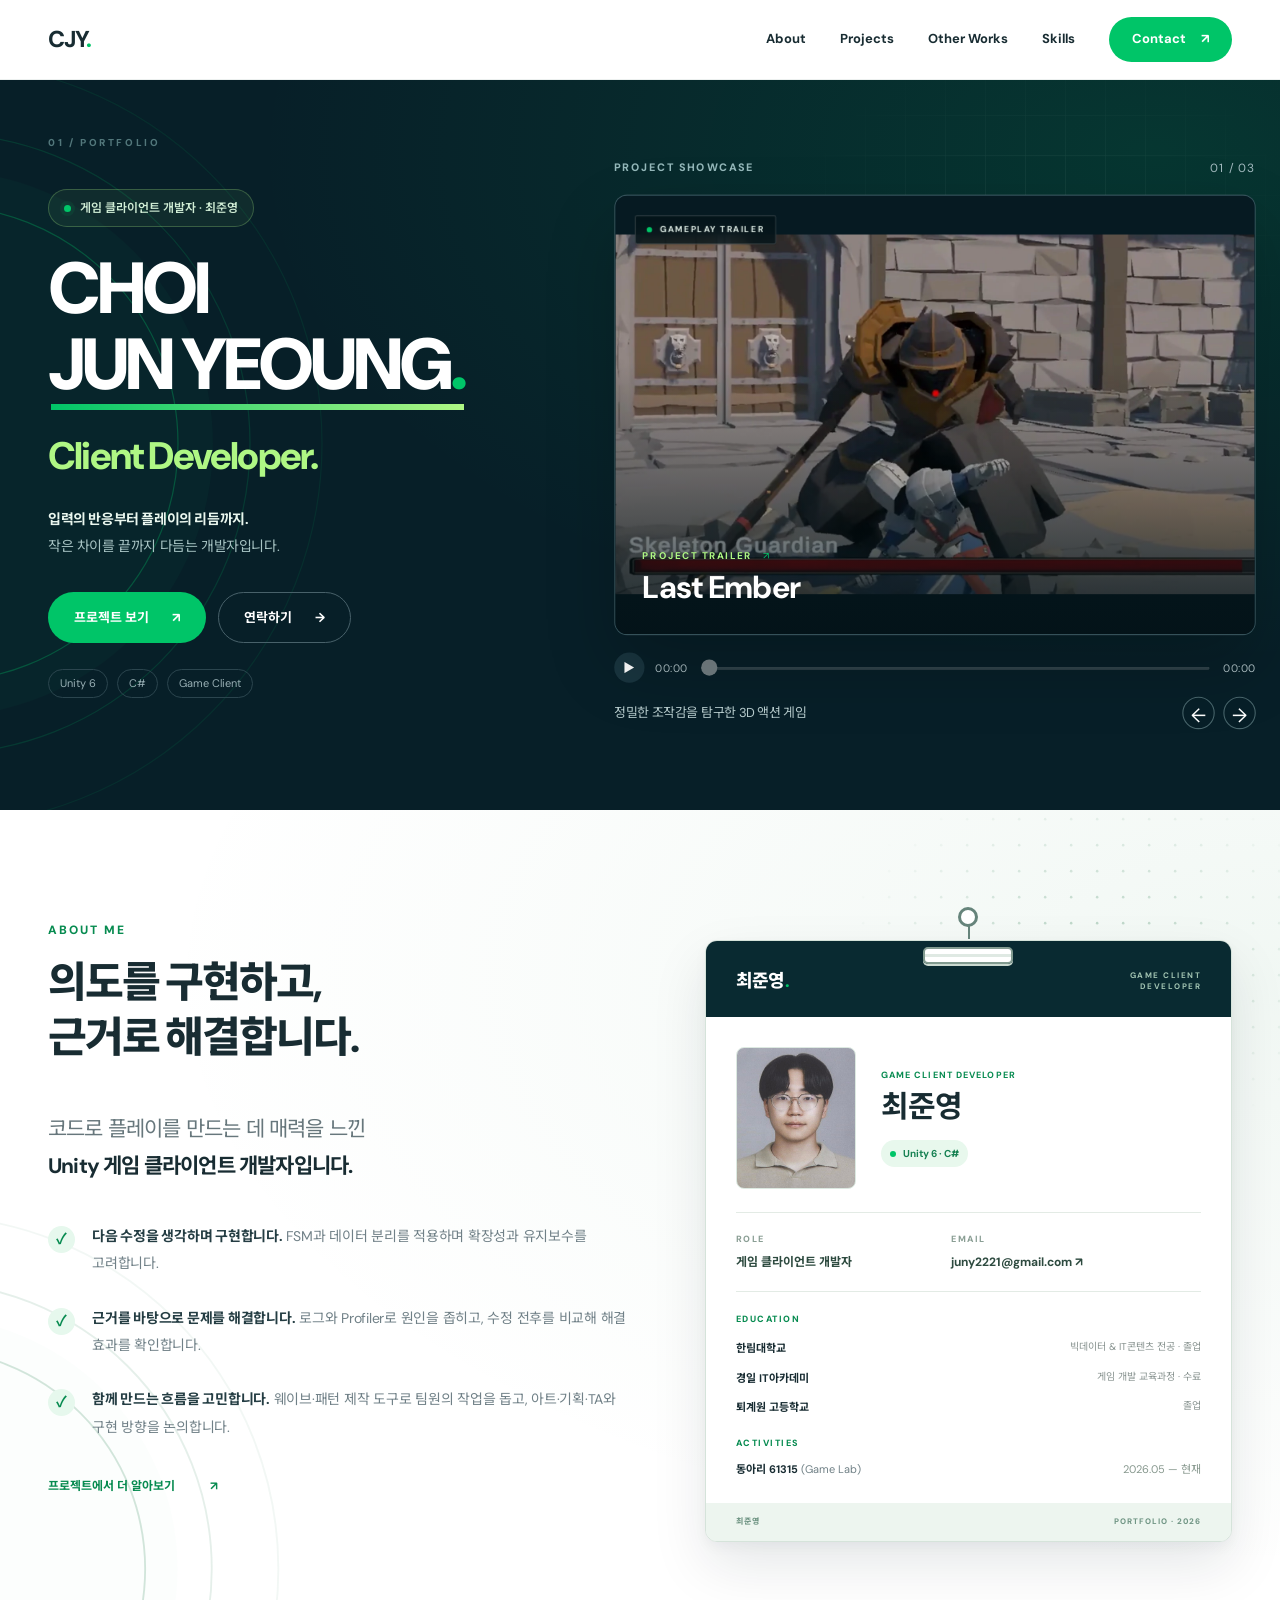
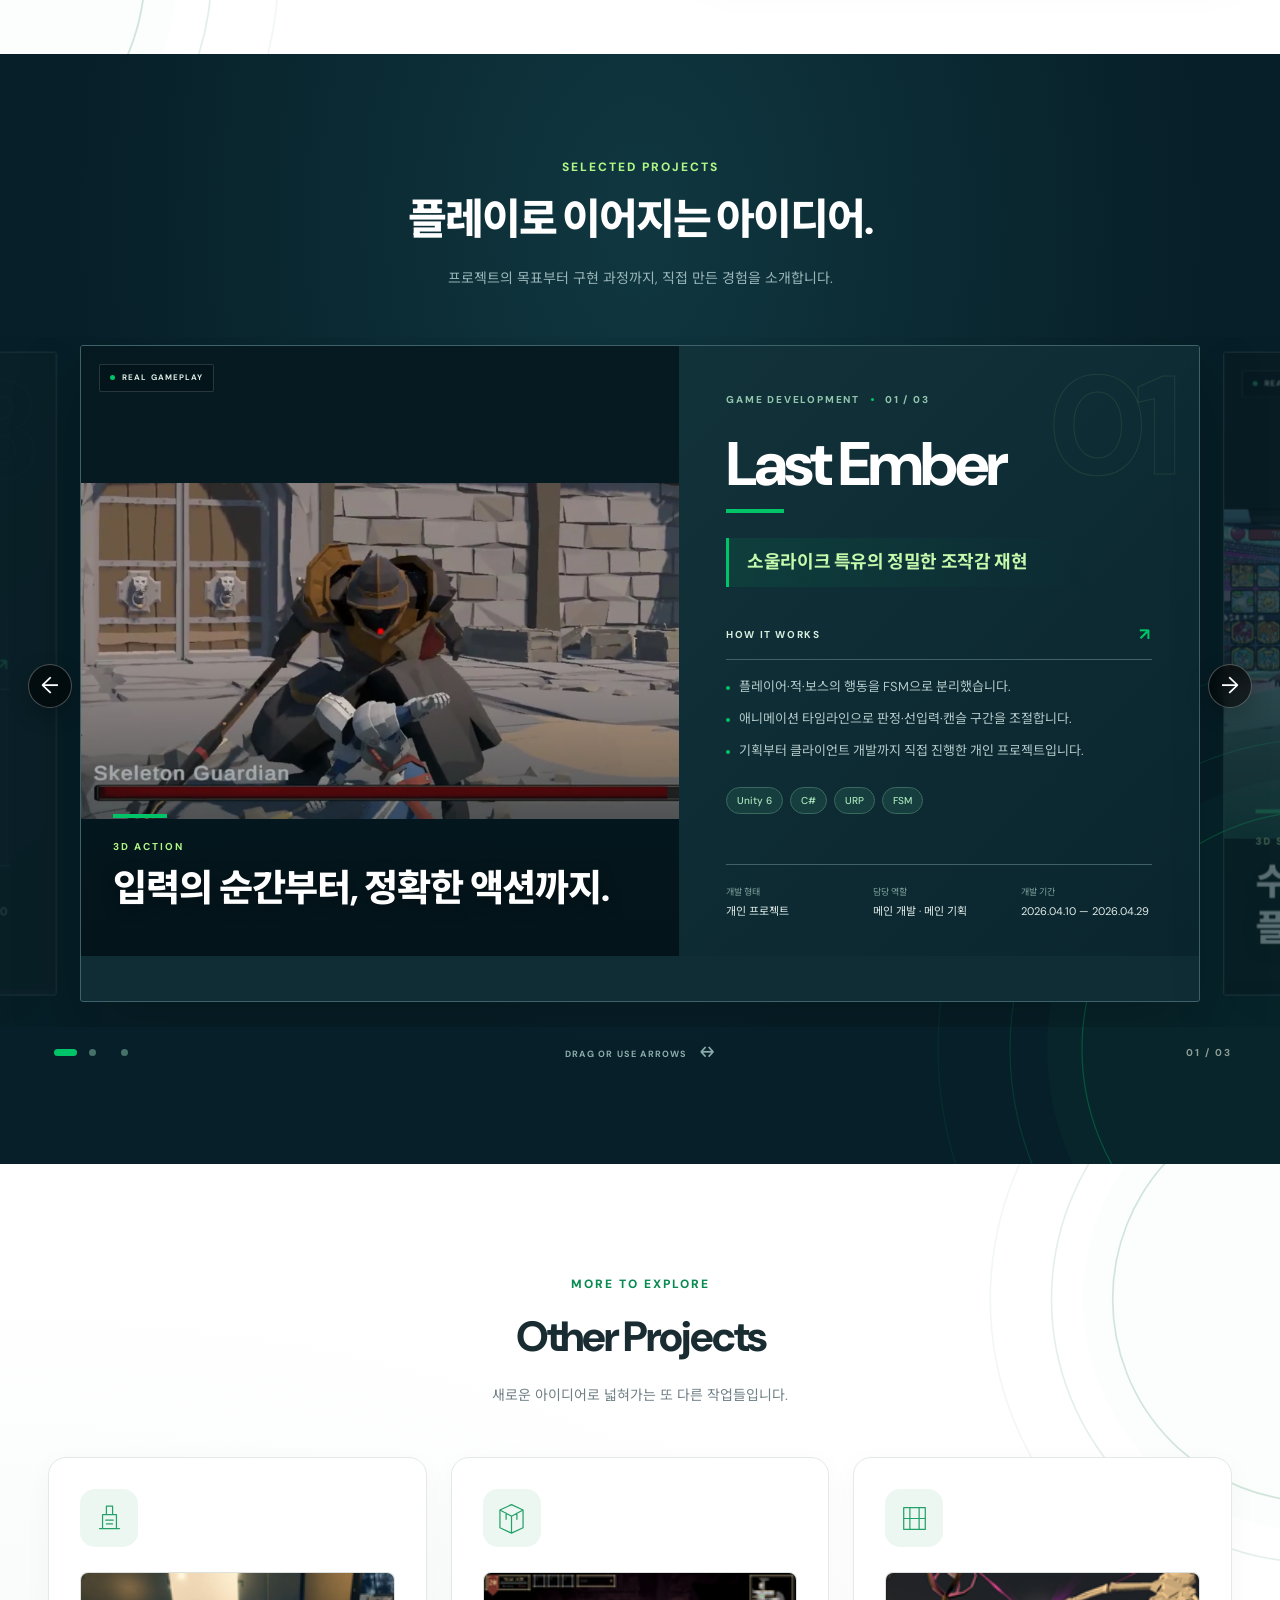
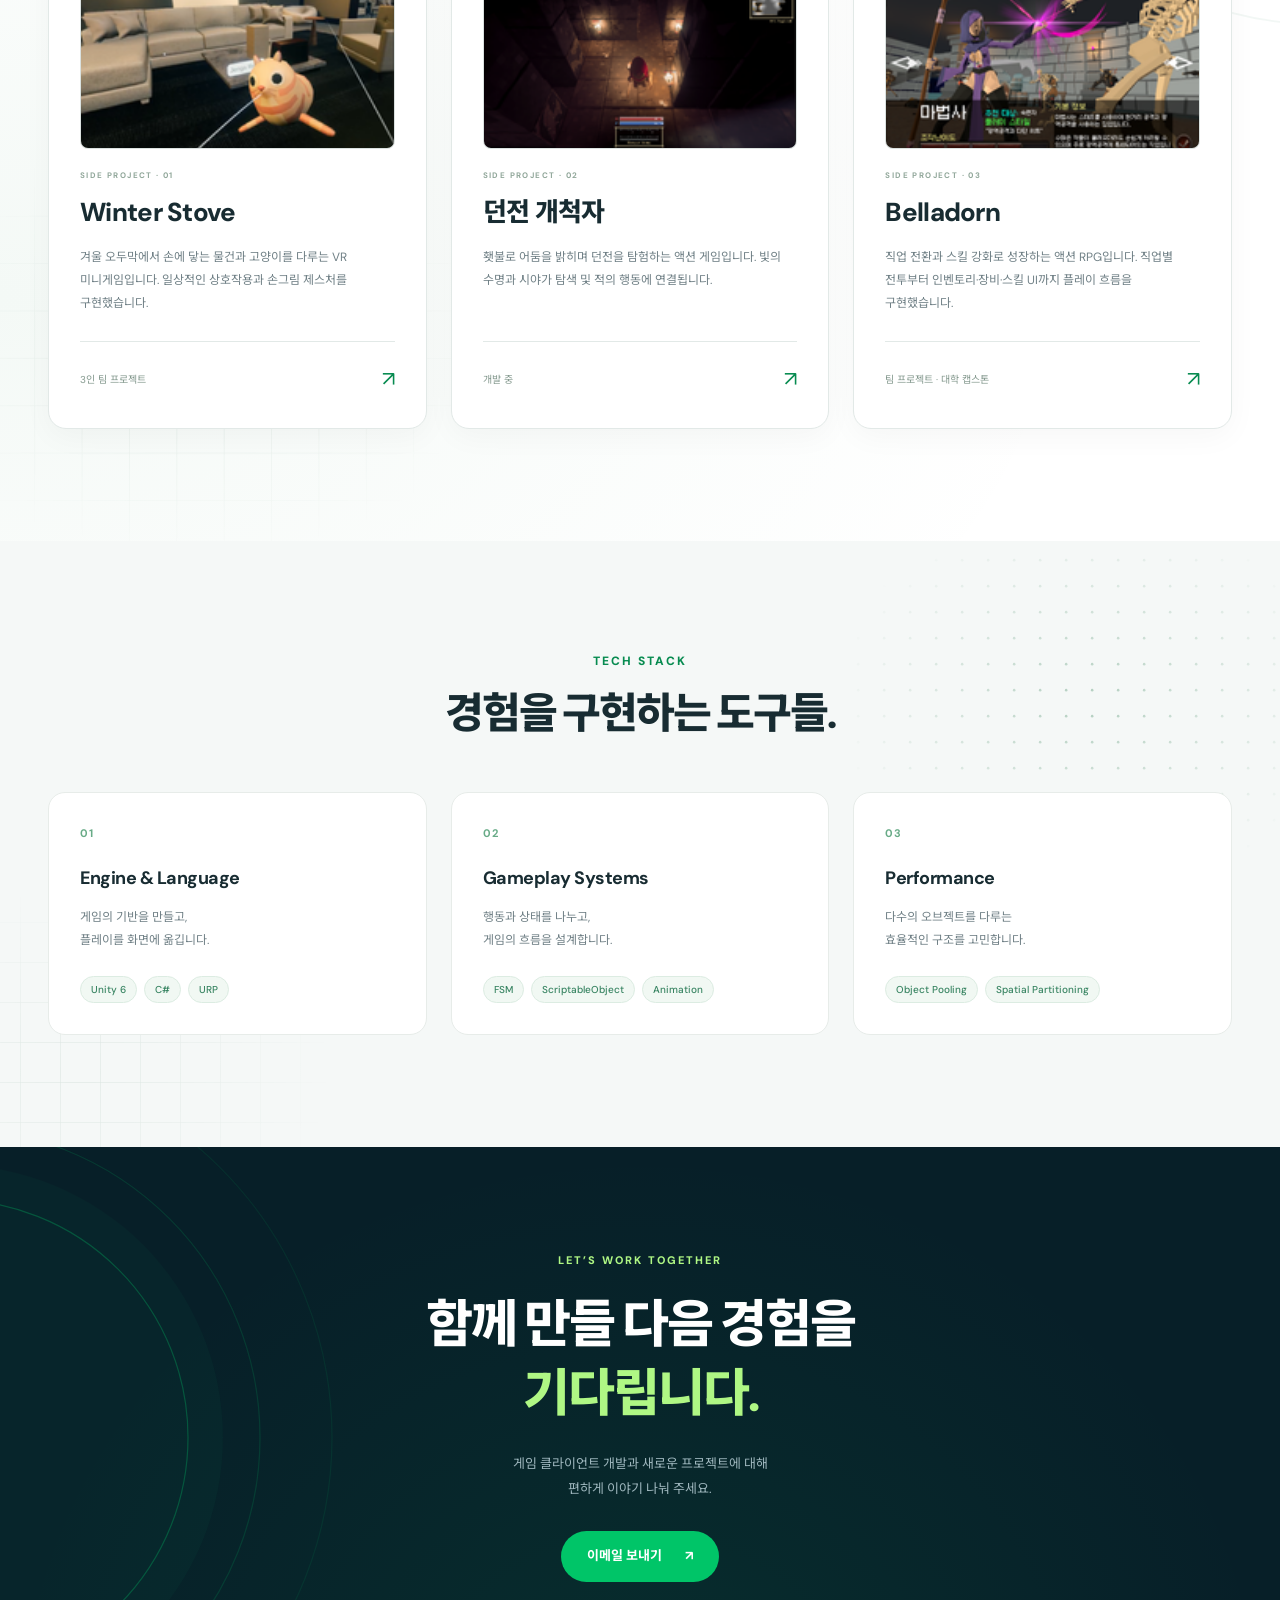
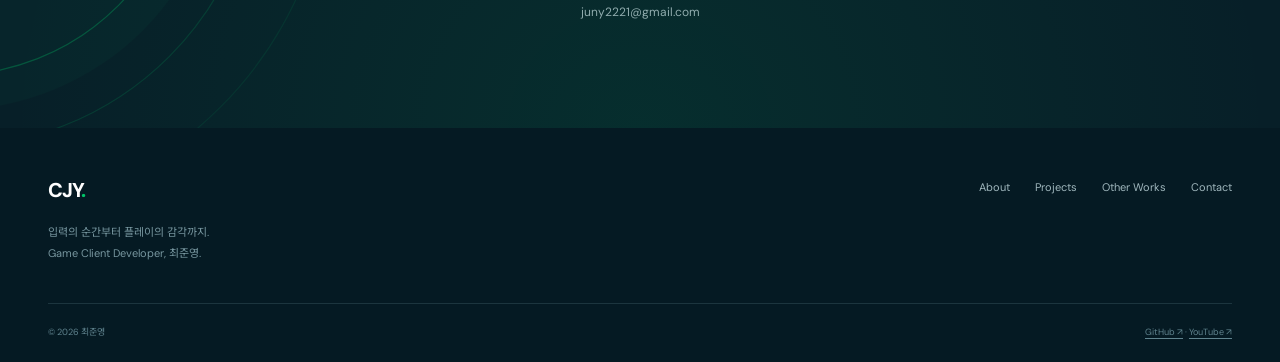
<file: index.html>
<!doctype html>
<html lang="ko">
<head>
  <meta charset="UTF-8" />
  <meta name="viewport" content="width=device-width, initial-scale=1" />
  <meta name="theme-color" content="#071f28" />
  <meta name="description" content="게임 클라이언트 개발자 최준영의 포트폴리오. Unity와 C#으로 만든 프로젝트와 개발 경험을 소개합니다." />
  <title>최준영 | Game Client Developer</title>
  <link rel="preconnect" href="https://fonts.googleapis.com" />
  <link rel="preconnect" href="https://fonts.gstatic.com" crossorigin />
  <link href="https://fonts.googleapis.com/css2?family=DM+Sans:wght@400;500;600;700;800&family=Noto+Sans+KR:wght@400;500;600;700;800;900&display=swap" rel="stylesheet" />
  <link rel="stylesheet" href="./portfolio.css?v=20261012" />
  <link rel="stylesheet" href="./home-polish.css?v=20261012" />
  <link rel="icon" type="image/svg+xml" href="./assets/favicon.svg" />
  <script src="./project-data.js?v=20261012" defer></script>
  <script src="./script.js?v=20261012" defer></script>
</head>
<body>
  <a class="skip-link" href="#main">본문으로 바로가기</a>
  <header class="site-header" id="top">
    <div class="container header-inner">
      <a class="brand" href="#top" aria-label="최준영 포트폴리오 처음으로">CJY<span>.</span></a>
      <button class="menu-toggle" type="button" aria-label="메뉴 열기" aria-expanded="false" aria-controls="site-nav"><span></span><span></span></button>
      <nav class="site-nav" id="site-nav" aria-label="주 메뉴">
        <a href="#about">About</a><a href="#projects">Projects</a><a href="#other">Other Works</a><a href="#skills">Skills</a><a class="nav-contact" href="#contact">Contact <span aria-hidden="true">↗</span></a>
      </nav>
    </div>
  </header>
  <noscript><style>.project-stage{overflow-x:auto}.project-track{transform:none!important}.project-card{opacity:1;filter:none;transform:none}</style></noscript>
  <main id="main">
    <section class="hero" aria-labelledby="hero-title">
      <div class="container hero-grid">
        <div class="hero-intro reveal">
          <p class="status-pill"><span></span>게임 클라이언트 개발자 · 최준영</p>
          <h1 id="hero-title"><span class="hero-name">CHOI<br />JUN YEOUNG<span class="hero-name-dot">.</span></span><span class="hero-title-line">Client Developer.</span></h1>
          <p class="hero-description"><strong>입력의 반응부터 플레이의 리듬까지.</strong><br />작은 차이를 끝까지 다듬는 개발자입니다.</p>
          <div class="hero-actions"><a class="button button-primary" href="#projects">프로젝트 보기 <span aria-hidden="true">↗</span></a><a class="button button-outline" href="#contact">연락하기 <span aria-hidden="true">→</span></a></div>
          <div class="hero-tags" aria-label="주요 기술"><span>Unity 6</span><span>C#</span><span>Game Client</span></div>
        </div>
        <div class="hero-showcase reveal" style="--reveal-delay:120ms">
          <div class="showcase-heading"><p class="eyebrow">PROJECT SHOWCASE</p><span id="hero-index">01 / 03</span></div>
          <div class="hero-video-frame">
            <video id="hero-video" muted loop playsinline preload="metadata" src="./media/projects/last-ember/trailer.mp4" poster="./media/projects/last-ember/poster.webp" aria-label="Last Ember 플레이 트레일러"></video>
            <span class="trailer-label"><span></span>GAMEPLAY TRAILER</span>
            <a class="video-caption" id="hero-project-link" href="./projects/last-ember.html" aria-label="Last Ember 상세 페이지"><span>PROJECT TRAILER <b aria-hidden="true">↗</b></span><h2 id="hero-project-title">Last Ember</h2></a>
          </div>
          <div class="hero-video-controls"><button id="hero-toggle" class="video-toggle" type="button" aria-label="영상 재생">▶</button><span id="hero-current">00:00</span><input id="hero-progress" type="range" min="0" max="100" step="0.1" value="0" aria-label="영상 재생 위치" /><span id="hero-duration">00:00</span></div>
          <div class="showcase-bottom"><p id="hero-project-description">정밀한 조작감을 탐구한 3D 액션 게임</p><div class="small-arrows"><button id="hero-prev" type="button" aria-label="이전 미리보기">←</button><button id="hero-next" type="button" aria-label="다음 미리보기">→</button></div></div>
        </div>
      </div>
    </section>

    <section class="about section" id="about" aria-labelledby="about-title">
      <div class="container about-grid">
        <div class="about-copy">
          <div class="section-heading reveal"><p class="eyebrow">ABOUT ME</p><h2 id="about-title">의도를 구현하고,<br />근거로 해결합니다.</h2></div>
          <div class="about-story reveal">
            <p class="about-summary">코드로 플레이를 만드는 데 매력을 느낀<br /><strong>Unity 게임 클라이언트 개발자입니다.</strong></p>
            <ul class="strength-list"><li><span class="check" aria-hidden="true">✓</span><p><strong>다음 수정을 생각하며 구현합니다.</strong> FSM과 데이터 분리를 적용하며 확장성과 유지보수를 고려합니다.</p></li><li><span class="check" aria-hidden="true">✓</span><p><strong>근거를 바탕으로 문제를 해결합니다.</strong> 로그와 Profiler로 원인을 좁히고, 수정 전후를 비교해 해결 효과를 확인합니다.</p></li><li><span class="check" aria-hidden="true">✓</span><p><strong>함께 만드는 흐름을 고민합니다.</strong> 웨이브·패턴 제작 도구로 팀원의 작업을 돕고, 아트·기획·TA와 구현 방향을 논의합니다.</p></li></ul>
            <a class="text-link" href="#projects">프로젝트에서 더 알아보기 <span aria-hidden="true">↗</span></a>
          </div>
        </div>
        <aside class="profile-column reveal" aria-label="최준영 프로필 사원증">
          <div class="id-card-hardware" aria-hidden="true"><span class="id-card-ring"></span><span class="id-card-clip"></span></div>
          <div class="id-card">
            <div class="id-card-header"><span class="id-card-brand">최준영<span>.</span></span><span class="id-card-type">GAME CLIENT<br />DEVELOPER</span></div>
            <div class="id-card-main">
              <div class="id-card-portrait"><img src="./assets/profile/choi-jun-young.webp" alt="최준영 프로필 사진" width="120" height="142" loading="lazy" decoding="async"></div>
              <div class="id-card-person"><span class="mini-label">GAME CLIENT DEVELOPER</span><h3>최준영</h3><span class="id-card-status"><i aria-hidden="true"></i>Unity 6 · C#</span></div>
            </div>
            <dl class="id-card-contact"><div><dt>ROLE</dt><dd>게임 클라이언트 개발자</dd></div><div><dt>EMAIL</dt><dd><a href="mailto:juny2221@gmail.com">juny2221@gmail.com ↗</a></dd></div></dl>
            <div class="id-card-history"><p class="eyebrow">EDUCATION</p><ul class="education-list"><li><strong>한림대학교</strong><span>빅데이터 &amp; IT콘텐츠 전공 · 졸업</span></li><li><strong>경일 IT아카데미</strong><span>게임 개발 교육과정 · 수료</span></li><li><strong>퇴계원 고등학교</strong><span>졸업</span></li></ul></div>
            <div class="id-card-activity"><p class="eyebrow">ACTIVITIES</p><div><strong>동아리 61315 <span>(Game Lab)</span></strong><span>2026.05 — 현재</span></div></div>
            <div class="id-card-footer"><span>최준영</span><span>PORTFOLIO · 2026</span></div>
          </div>
        </aside>
      </div>
    </section>

    <section class="projects section" id="projects" aria-labelledby="projects-title">
      <div class="container">
        <div class="section-heading centered reveal"><p class="eyebrow">SELECTED PROJECTS</p><h2 id="projects-title">플레이로 이어지는 아이디어.</h2><p>프로젝트의 목표부터 구현 과정까지, 직접 만든 경험을 소개합니다.</p></div>
        <div class="project-carousel reveal" id="project-carousel" tabindex="0" role="region" aria-roledescription="캐러셀" aria-label="핵심 프로젝트, 좌우 방향키로 전환">
          <div class="project-stage" id="project-stage"><div class="project-track" id="project-track"><article class="project-card is-active" data-project-index="0" aria-label="01 / 03 · Last Ember"><div class="project-slide"><a class="project-media" href="./projects/last-ember.html" aria-label="Last Ember 상세 페이지"><div class="project-video-frame"><video muted loop playsinline preload="none" poster="./media/projects/last-ember/poster.webp" data-src="./media/projects/last-ember/trailer.mp4" aria-hidden="true"></video><span class="trailer-label"><span></span>REAL GAMEPLAY</span><div class="project-media-overlay"><span class="mini-label">3D ACTION</span><p>입력의 순간부터, 정확한 액션까지.</p></div></div></a><a class="project-information" data-index="01" href="./projects/last-ember.html" aria-label="Last Ember 구현 사례 상세 보기"><span class="project-category">GAME DEVELOPMENT <i></i> 01 / 03</span><h3>Last Ember</h3><p class="project-goal">소울라이크 특유의 정밀한 조작감 재현</p><div class="project-details-block"><h4>HOW IT WORKS <span>↗</span></h4><ul><li>플레이어·적·보스의 행동을 FSM으로 분리했습니다.</li><li>애니메이션 타임라인으로 판정·선입력·캔슬 구간을 조절합니다.</li><li>기획부터 클라이언트 개발까지 직접 진행한 개인 프로젝트입니다.</li></ul></div><div class="project-tags"><span>Unity 6</span><span>C#</span><span>URP</span><span>FSM</span></div><dl class="project-meta"><div><dt>개발 형태</dt><dd>개인 프로젝트</dd></div><div><dt>담당 역할</dt><dd>메인 개발 · 메인 기획</dd></div><div><dt>개발 기간</dt><dd>2026.04.10 — 2026.04.29</dd></div></dl></a></div></article><article class="project-card " data-project-index="1" aria-label="02 / 03 · 우당탕 방범대"><div class="project-slide"><a class="project-media" href="./projects/udangtang.html" aria-label="우당탕 방범대 상세 페이지"><div class="project-video-frame"><video muted loop playsinline preload="none" poster="./media/projects/patrol/poster.webp" data-src="./media/projects/patrol/trailer.mp4" aria-hidden="true"></video><span class="trailer-label"><span></span>REAL GAMEPLAY</span><div class="project-media-overlay"><span class="mini-label">3D SURVIVAL ACTION</span><p>수많은 적 사이에서도, 이어지는 플레이.</p></div></div></a><a class="project-information" data-index="02" href="./projects/udangtang.html" aria-label="우당탕 방범대 구현 사례 상세 보기"><span class="project-category">GAME DEVELOPMENT <i></i> 02 / 03</span><h3>우당탕 방범대</h3><p class="project-goal">수백 마리의 몬스터와 다층 지형을 처리하는 인게임 환경 구현</p><div class="project-details-block"><h4>HOW IT WORKS <span>↗</span></h4><ul><li>Enemy·Boss·맵과 웨이브·페이즈의 인게임 흐름을 담당했습니다.</li><li>통합 갱신·풀링·GPU 애니메이션으로 대량의 적을 처리합니다.</li><li>Grid 최적화의 Separation 시간 97.8% 감소를 Editor 측정으로 확인했습니다.</li></ul></div><div class="project-tags"><span>Unity 6</span><span>C#</span><span>URP</span><span>Object Pooling</span></div><dl class="project-meta"><div><dt>개발 형태</dt><dd>4인 팀 프로젝트</dd></div><div><dt>담당 역할</dt><dd>Enemy · Boss · 맵 · 인게임 흐름</dd></div><div><dt>개발 기간</dt><dd>2026.05.04 — 2026.05.29</dd></div></dl></a></div></article><article class="project-card " data-project-index="2" aria-label="03 / 03 · Pixel Chroma"><div class="project-slide"><a class="project-media" href="./projects/pixel-chroma.html" aria-label="Pixel Chroma 상세 페이지"><div class="project-video-frame"><video muted loop playsinline preload="none" poster="./media/projects/pixel-chroma/poster.webp" data-src="./media/projects/pixel-chroma/trailer.mp4" aria-hidden="true"></video><span class="trailer-label"><span></span>REAL GAMEPLAY</span><div class="project-media-overlay"><span class="mini-label">2D MULTIPLAYER HIDE & SEEK</span><p>직접 칠한 색으로, 배경 속에 숨다.</p></div></div></a><a class="project-information" data-index="03" href="./projects/pixel-chroma.html" aria-label="Pixel Chroma 구현 사례 상세 보기"><span class="project-category">GAME DEVELOPMENT <i></i> 03 / 03</span><h3>Pixel Chroma</h3><p class="project-goal">Steam 네트워크 환경을 구축하고 멀티플레이 게임을 출시까지 연결하기</p><div class="project-details-block"><h4>HOW IT WORKS <span>↗</span></h4><ul><li>Steam Lobby의 매칭과 Mirror·FizzySteamworks 통신을 연결했습니다.</li><li>색칠 마스크와 픽셀 닉네임을 씬·역할 전환에도 공유합니다.</li><li>서버 도착 시각을 보정해 지연 편차에 의한 정상 발사 거부를 줄였습니다.</li></ul></div><div class="project-tags"><span>Unity 6</span><span>C#</span><span>URP</span><span>Steamworks.NET</span></div><dl class="project-meta"><div><dt>개발 형태</dt><dd>4인 팀 프로젝트</dd></div><div><dt>담당 역할</dt><dd>매칭 시스템 · 색칠 및 픽셀 닉네임 동기화 · 발사 지연 문제 해결</dd></div><div><dt>개발 기간</dt><dd>2026.06.25 — 2026.09.10</dd></div></dl></a></div></article></div></div>
          <button class="carousel-arrow carousel-prev" id="project-prev" type="button" aria-label="이전 핵심 프로젝트">←</button>
          <button class="carousel-arrow carousel-next" id="project-next" type="button" aria-label="다음 핵심 프로젝트">→</button>
          <div class="carousel-navigation"><span class="project-position" id="project-index">01 / 03</span><div class="project-dots" id="project-dots" aria-label="프로젝트 선택"></div><span>DRAG OR USE ARROWS <span aria-hidden="true">↔</span></span></div>
          <p class="sr-only" id="project-announcement" aria-live="polite" aria-atomic="true"></p>
        </div>
      </div>
    </section>

    <section class="other section" id="other" aria-labelledby="other-title"><div class="container"><div class="section-heading centered reveal"><p class="eyebrow">MORE TO EXPLORE</p><h2 id="other-title">Other Projects</h2><p>새로운 아이디어로 넓혀가는 또 다른 작업들입니다.</p></div><div class="other-grid"><article class="other-card reveal"><a class="other-card-link" href="./projects/winter-stove.html"><div class="other-icon" aria-hidden="true"><svg viewBox="0 0 48 48" fill="none"><path d="M11 37h26M15 37V19h18v18M20 19V8h8v11M19 26h10M20 31h8"/></svg></div><img class="other-project-image" src="./media/projects/winter-stove/card-image.webp" alt="VR에서 고양이와 상호작용하는 실제 플레이 화면" width="1280" height="720" loading="lazy"><span class="mini-label">SIDE PROJECT · 01</span><h3>Winter Stove</h3><p>겨울 오두막에서 손에 닿는 물건과 고양이를 다루는 VR 미니게임입니다. 일상적인 상호작용과 손그림 제스처를 구현했습니다.</p><div class="other-card-bottom"><span>3인 팀 프로젝트</span><span aria-hidden="true">↗</span></div></a></article><article class="other-card reveal"><a class="other-card-link" href="./projects/dungeon-pioneer.html"><div class="other-icon" aria-hidden="true"><svg viewBox="0 0 48 48" fill="none"><path d="m9 13 15-7 15 7v23l-15 7-15-7V13Zm0 0 15 8 15-8M24 21v22M17 17v8M31 17v8"/></svg></div><img class="other-project-image" src="./media/projects/dungeon-pioneer/card-image.webp" alt="횃불로 어두운 던전을 탐험하는 실제 플레이 화면" width="1280" height="720" loading="lazy"><span class="mini-label">SIDE PROJECT · 02</span><h3>던전 개척자</h3><p>횃불로 어둠을 밝히며 던전을 탐험하는 액션 게임입니다. 빛의 수명과 시야가 탐색 및 적의 행동에 연결됩니다.</p><div class="other-card-bottom"><span>개발 중</span><span aria-hidden="true">↗</span></div></a></article><article class="other-card reveal"><a class="other-card-link" href="./projects/belladorn.html"><div class="other-icon" aria-hidden="true"><svg viewBox="0 0 48 48" fill="none"><path d="M10 10h28v28H10zM18 10v28M30 10v28M10 24h28"/></svg></div><img class="other-project-image" src="./media/projects/belladorn/card-image.webp" alt="캐릭터의 스킬 공격을 보여주는 실제 플레이 화면" width="1280" height="720" loading="lazy"><span class="mini-label">SIDE PROJECT · 03</span><h3>Belladorn</h3><p>직업 전환과 스킬 강화로 성장하는 액션 RPG입니다. 직업별 전투부터 인벤토리·장비·스킬 UI까지 플레이 흐름을 구현했습니다.</p><div class="other-card-bottom"><span>팀 프로젝트 · 대학 캡스톤</span><span aria-hidden="true">↗</span></div></a></article></div></div></section>

    <section class="skills section" id="skills" aria-labelledby="skills-title"><div class="container"><div class="section-heading centered reveal"><p class="eyebrow">TECH STACK</p><h2 id="skills-title">경험을 구현하는 도구들.</h2></div><div class="skills-grid"><article class="skill-card reveal"><span class="skill-number">01</span><h3>Engine &amp; Language</h3><p>게임의 기반을 만들고,<br />플레이를 화면에 옮깁니다.</p><div class="tag-list"><span>Unity 6</span><span>C#</span><span>URP</span></div></article><article class="skill-card reveal" style="--reveal-delay:80ms"><span class="skill-number">02</span><h3>Gameplay Systems</h3><p>행동과 상태를 나누고,<br />게임의 흐름을 설계합니다.</p><div class="tag-list"><span>FSM</span><span>ScriptableObject</span><span>Animation</span></div></article><article class="skill-card reveal" style="--reveal-delay:160ms"><span class="skill-number">03</span><h3>Performance</h3><p>다수의 오브젝트를 다루는<br />효율적인 구조를 고민합니다.</p><div class="tag-list"><span>Object Pooling</span><span>Spatial Partitioning</span></div></article></div></div></section>

    <section class="contact section" id="contact" aria-labelledby="contact-title"><div class="container contact-inner reveal"><p class="eyebrow">LET’S WORK TOGETHER</p><h2 id="contact-title">함께 만들 다음 경험을<br /><span>기다립니다.</span></h2><p>게임 클라이언트 개발과 새로운 프로젝트에 대해<br />편하게 이야기 나눠 주세요.</p><a class="button button-primary" href="mailto:juny2221@gmail.com">이메일 보내기 <span aria-hidden="true">↗</span></a><a class="contact-email" href="mailto:juny2221@gmail.com">juny2221@gmail.com</a></div></section>
  </main>
  <footer class="site-footer"><div class="container"><div class="footer-main"><div><a class="brand" href="#top">CJY<span>.</span></a><p>입력의 순간부터 플레이의 감각까지.<br />Game Client Developer, 최준영.</p></div><nav aria-label="하단 메뉴"><a href="#about">About</a><a href="#projects">Projects</a><a href="#other">Other Works</a><a href="#contact">Contact</a></nav></div><div class="footer-bottom"><span>© 2026 최준영</span><span><a href="https://github.com/chlwnsdud2025" target="_blank" rel="noopener noreferrer">GitHub ↗</a> · <a href="https://www.youtube.com/channel/UCMoIuWbEUPRG-8-CIZpd6cQ" target="_blank" rel="noopener noreferrer">YouTube ↗</a></span></div></div></footer>
  <button class="back-to-top" id="back-to-top" type="button" aria-label="맨 위로 이동">↑</button>
</body>
</html>
</file>
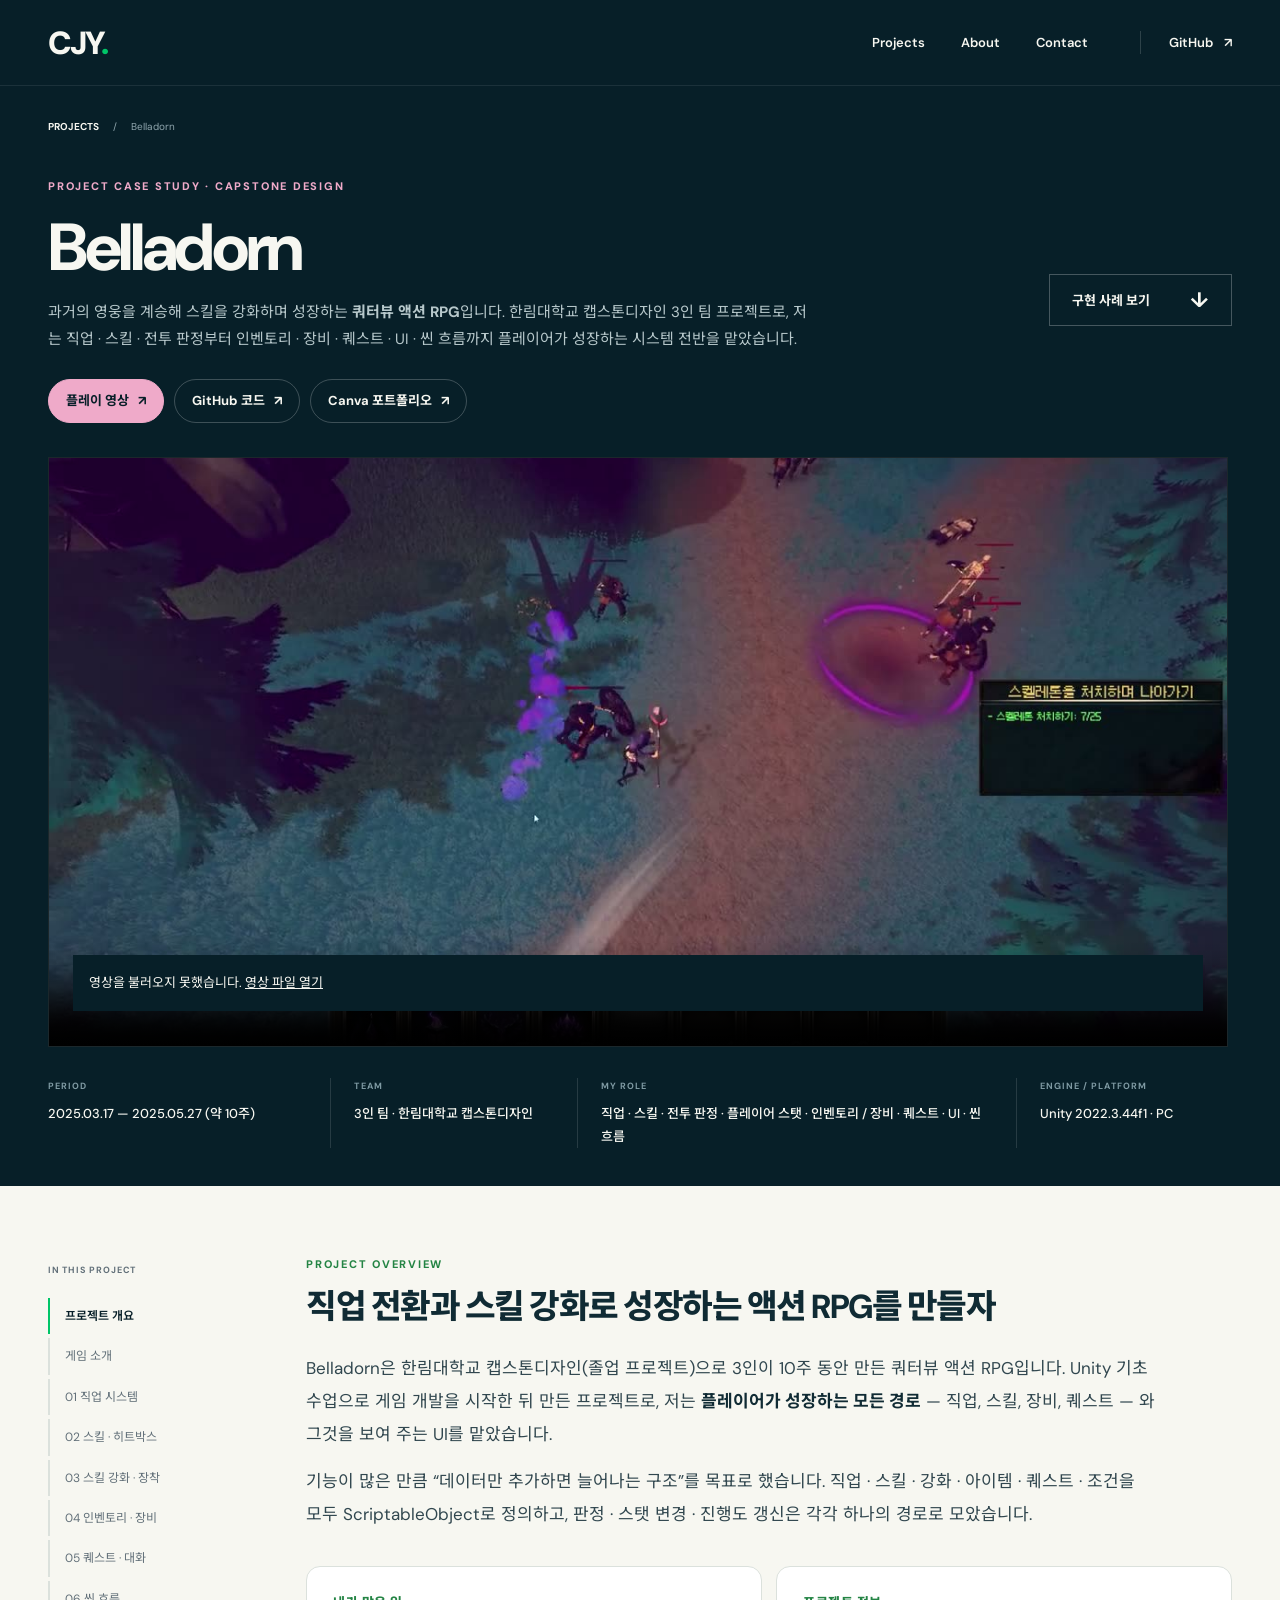
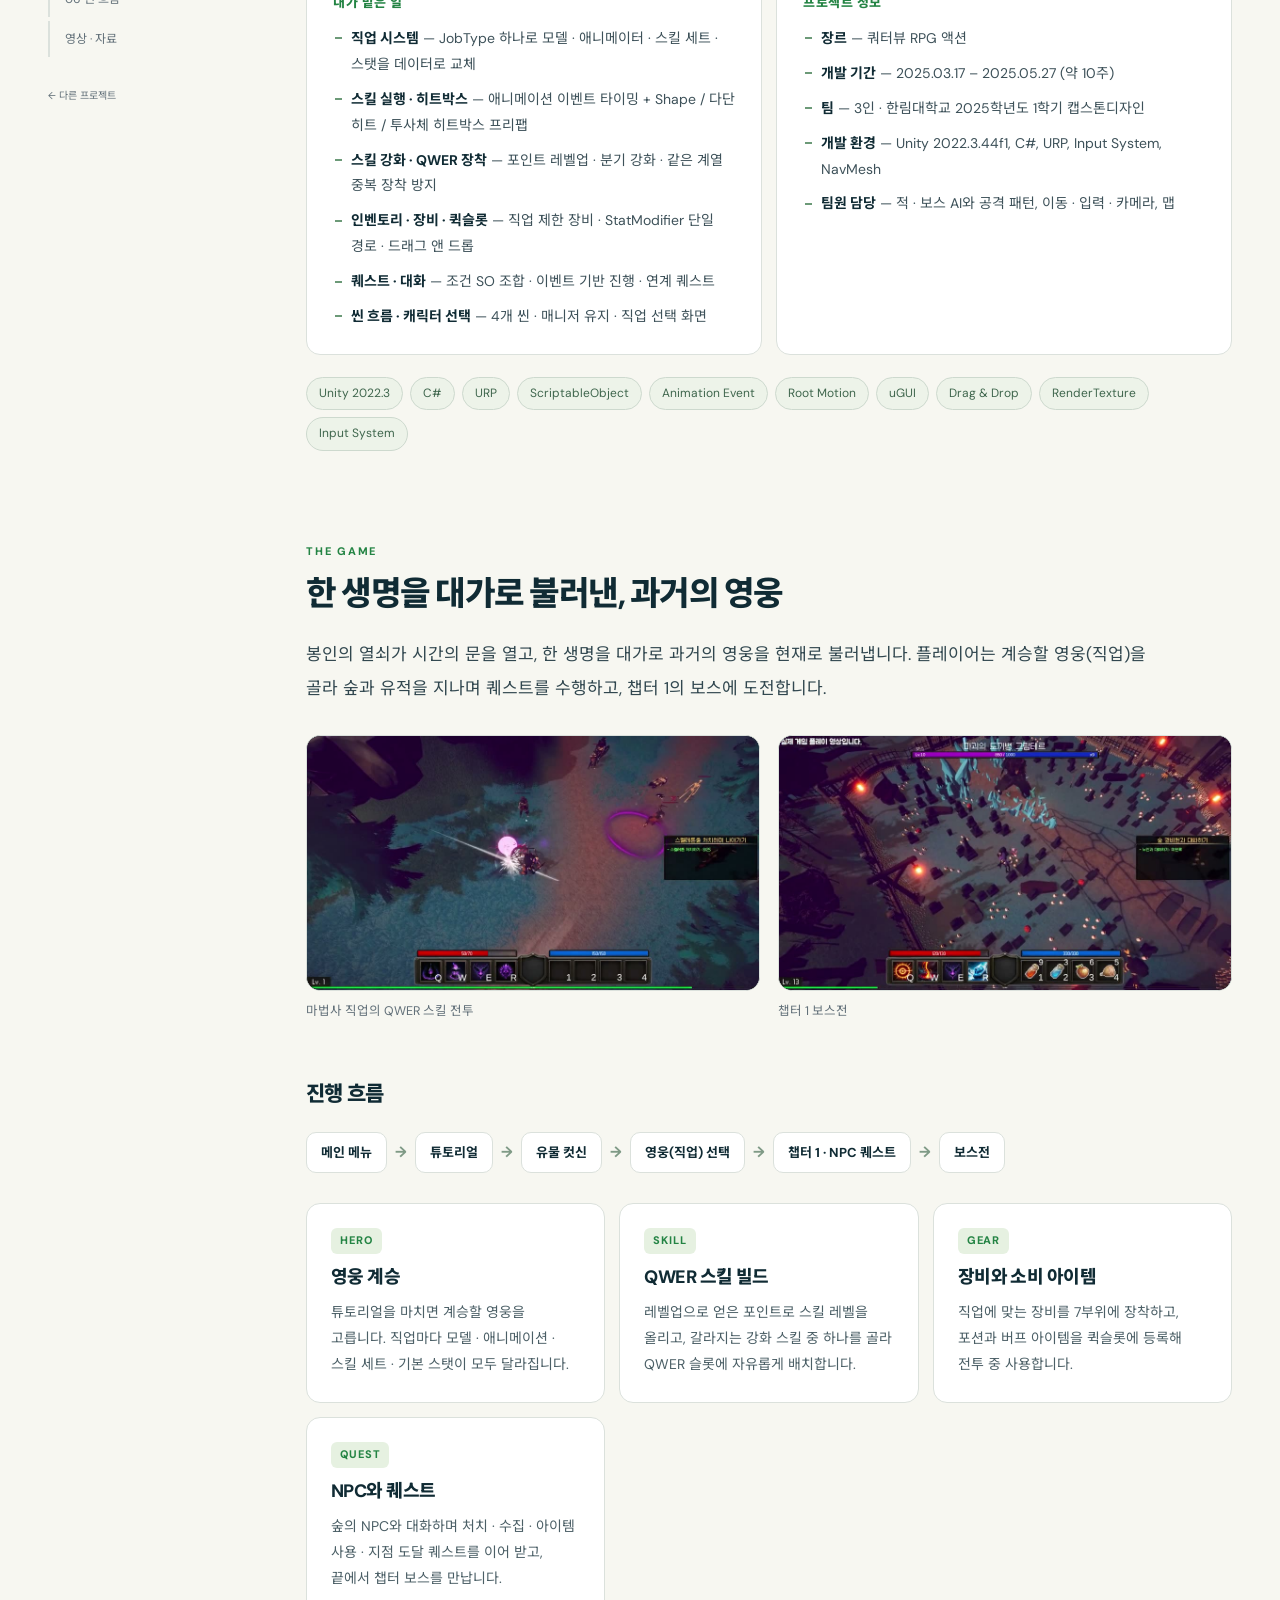
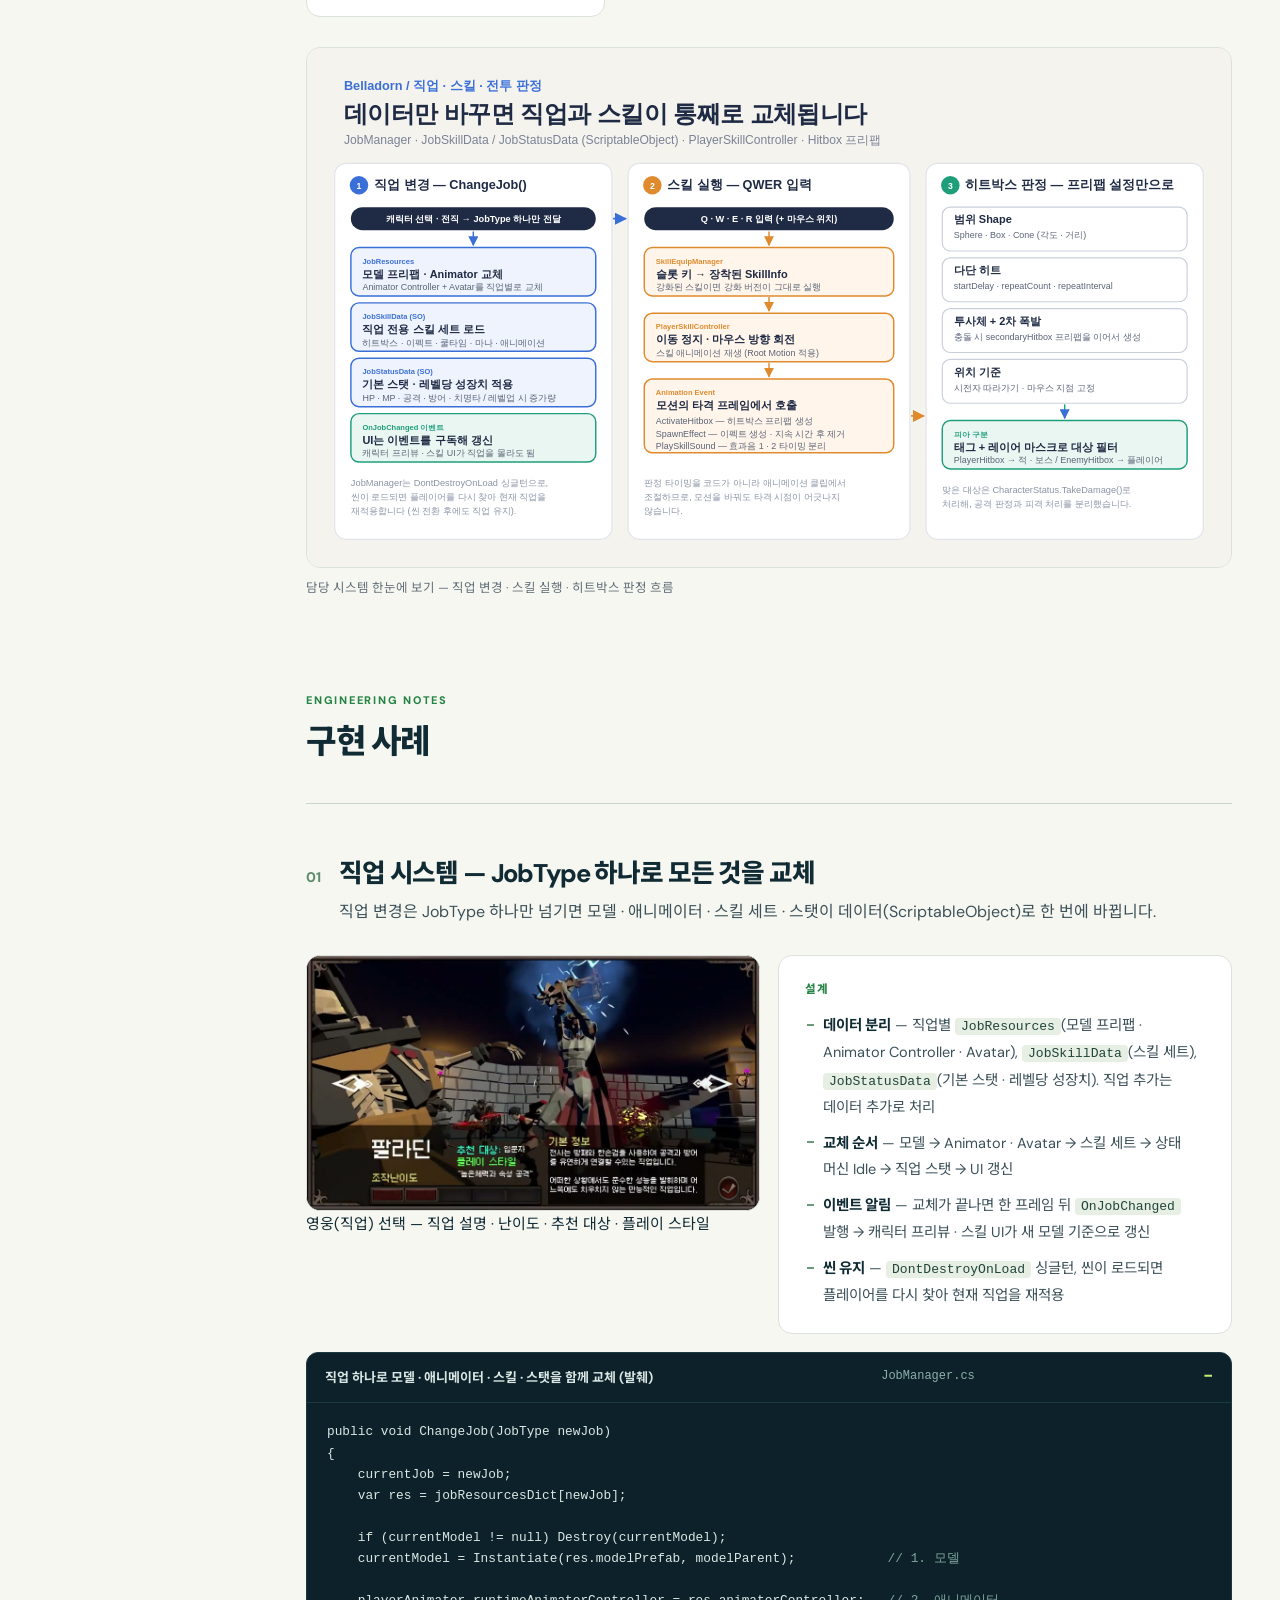
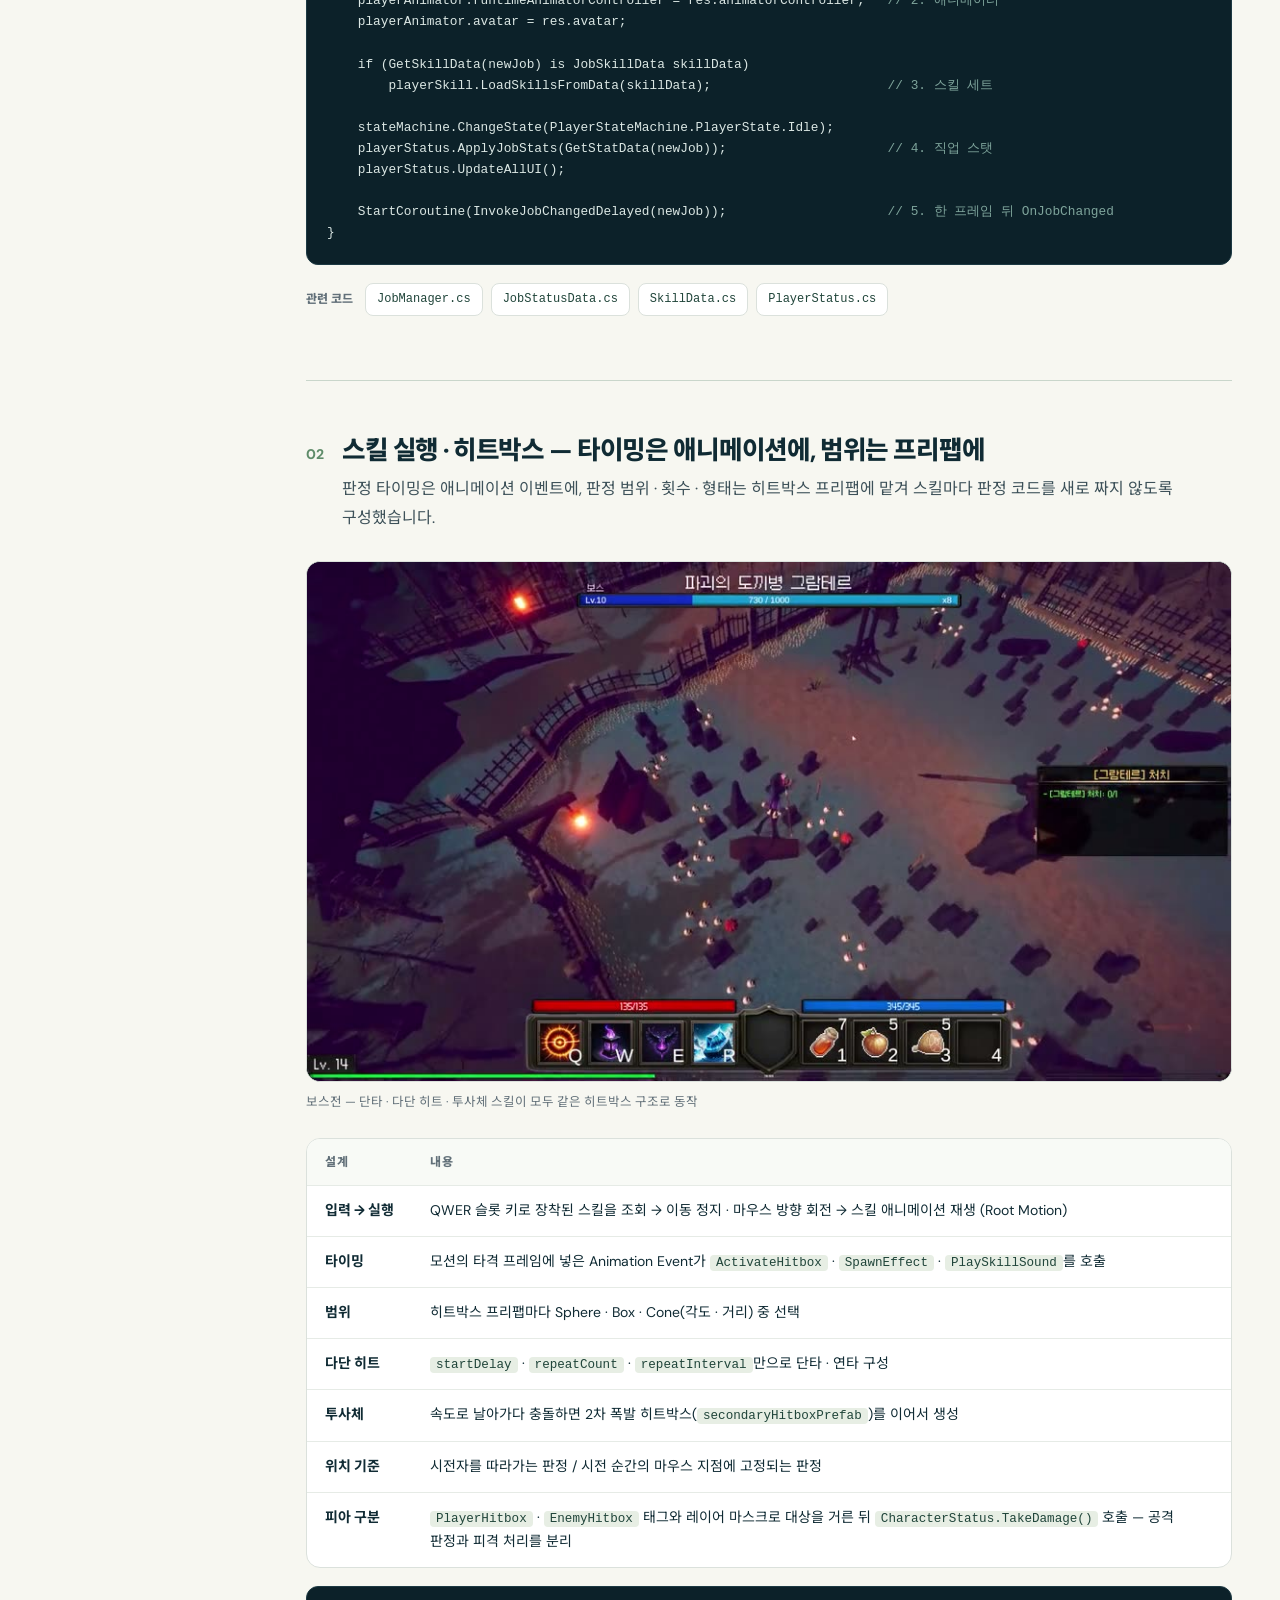
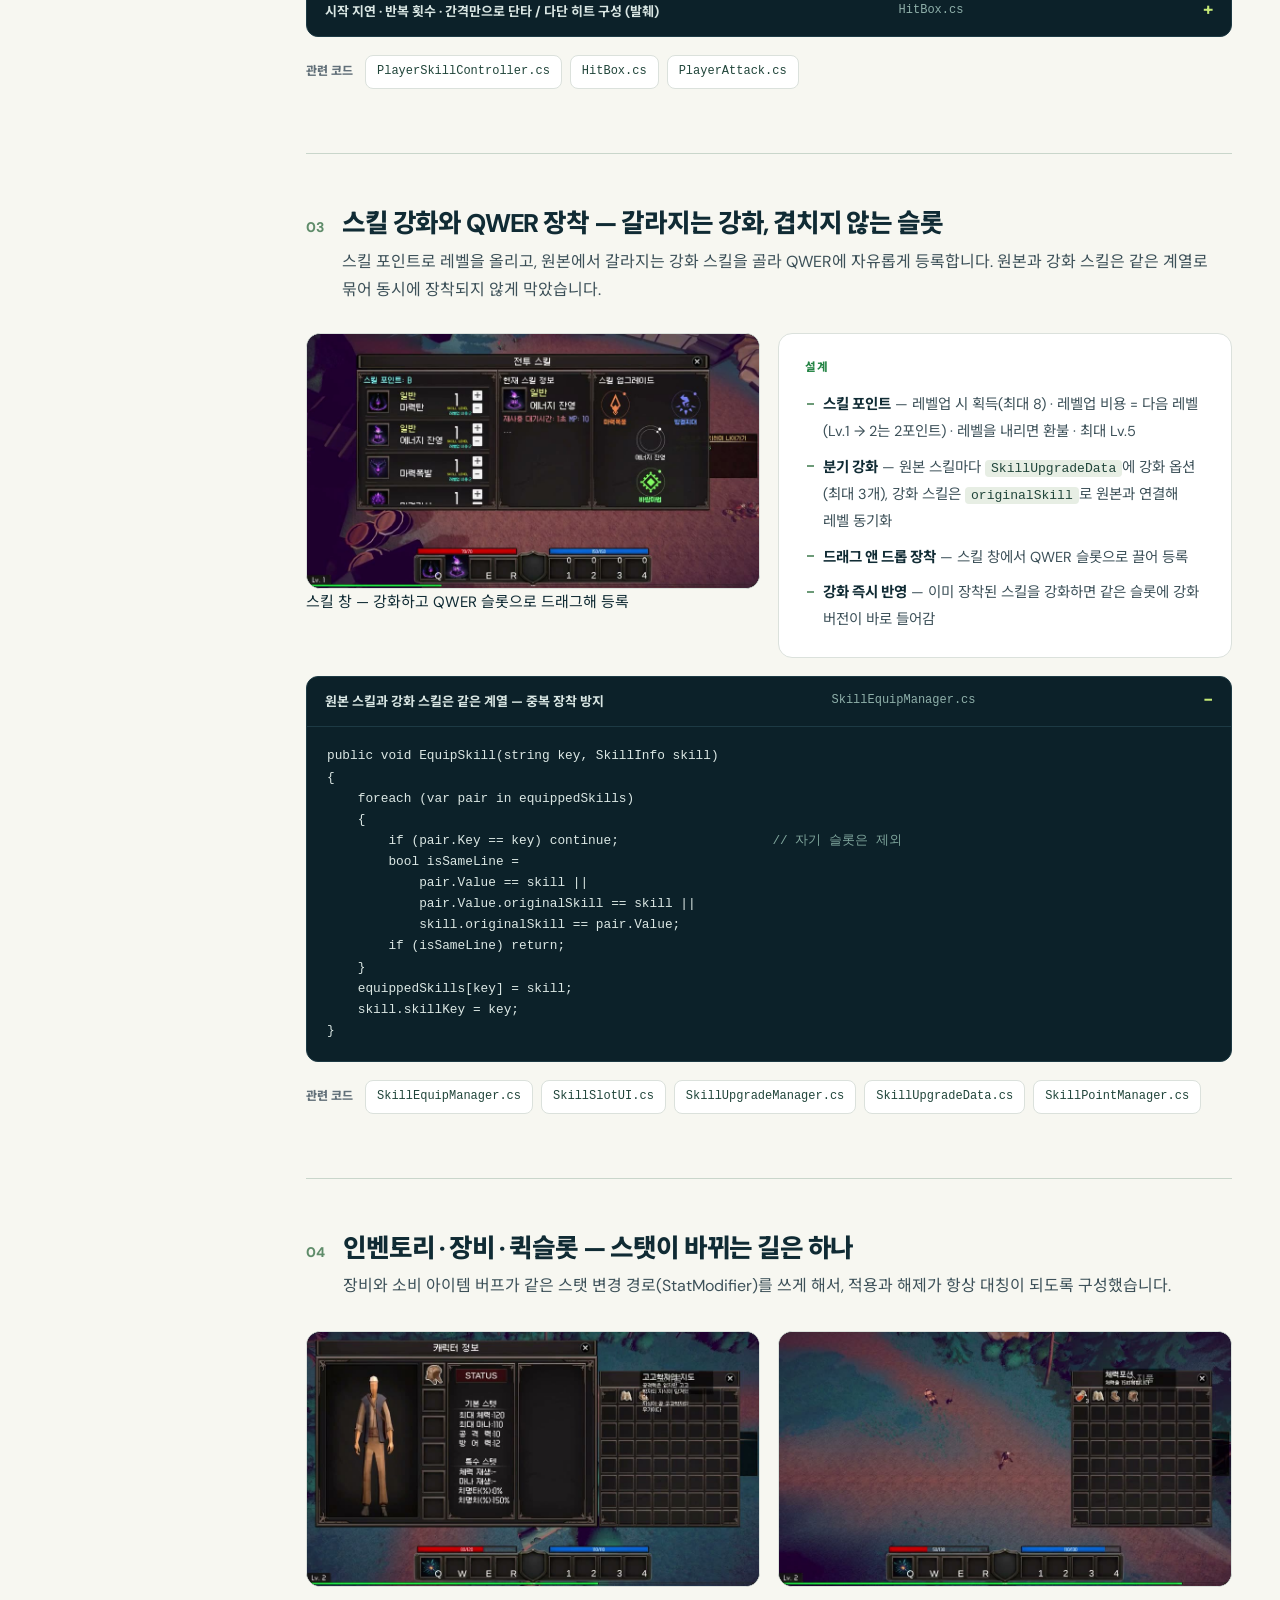
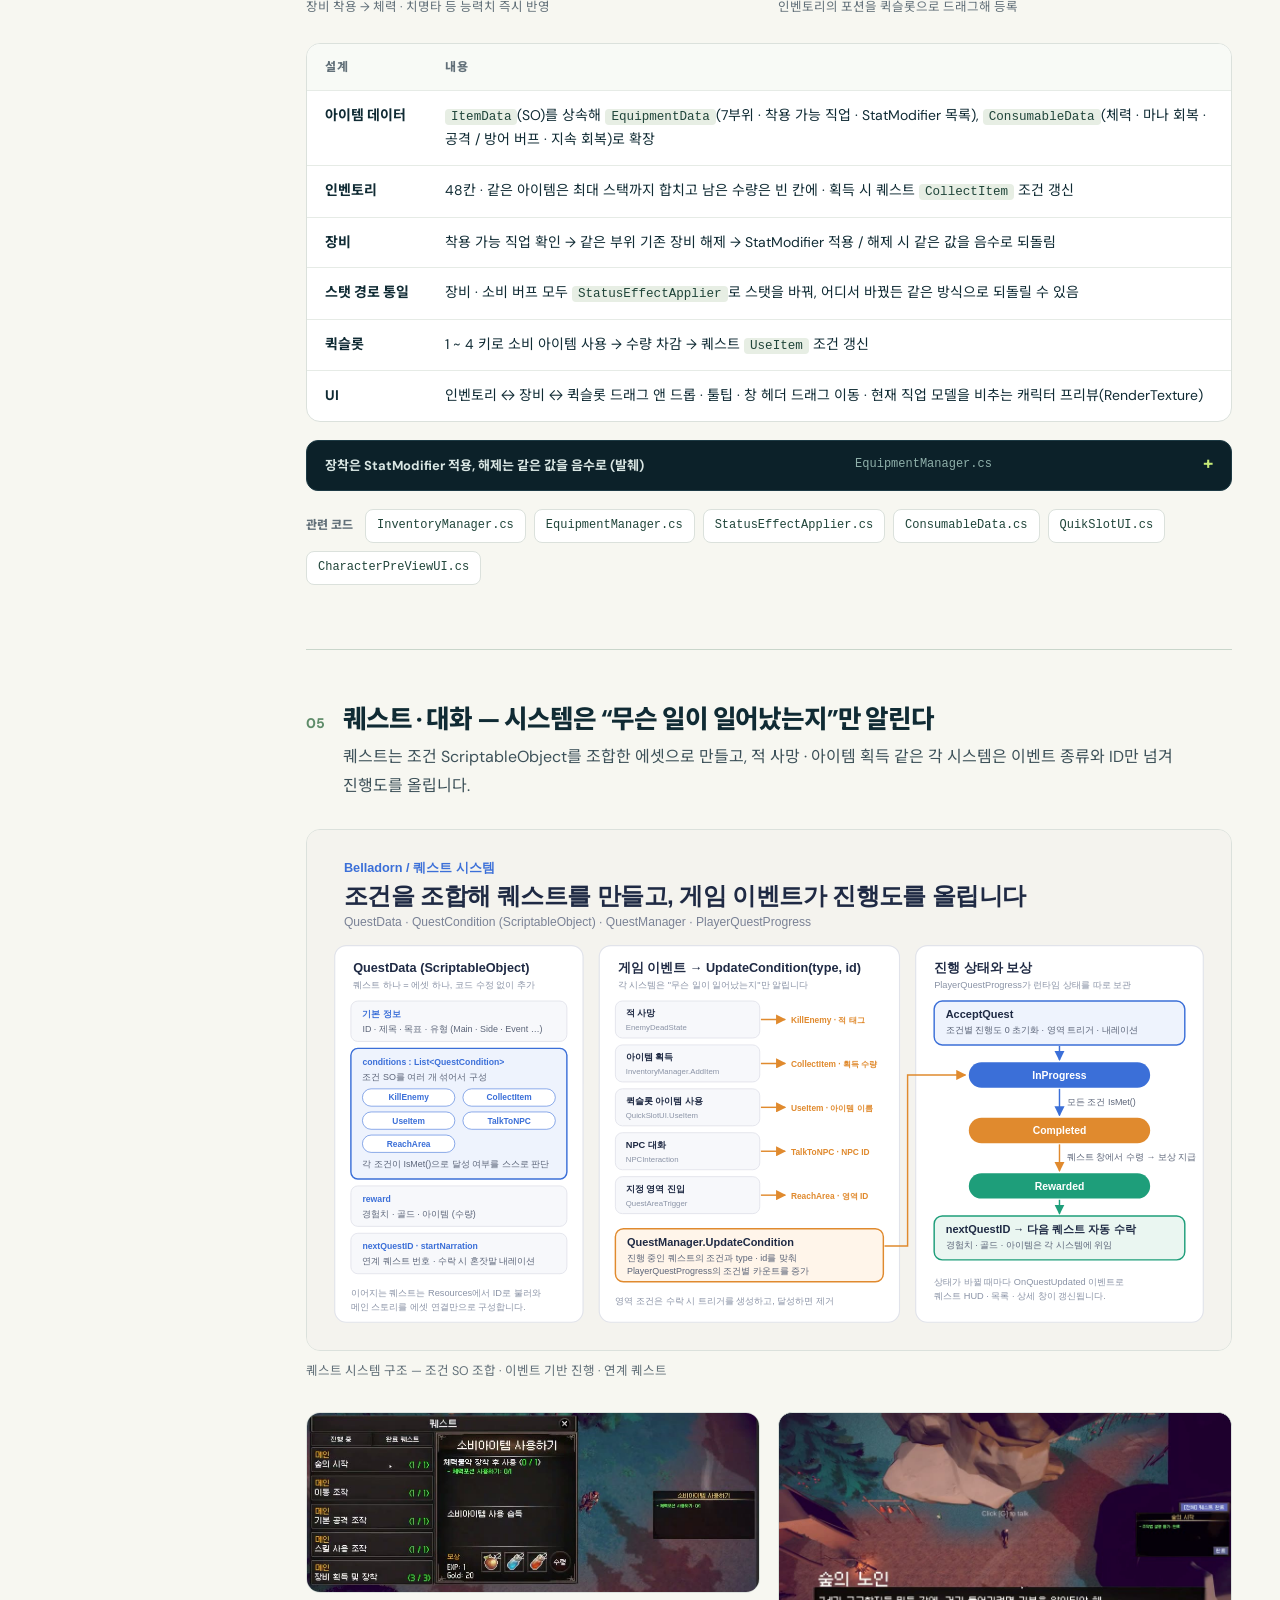
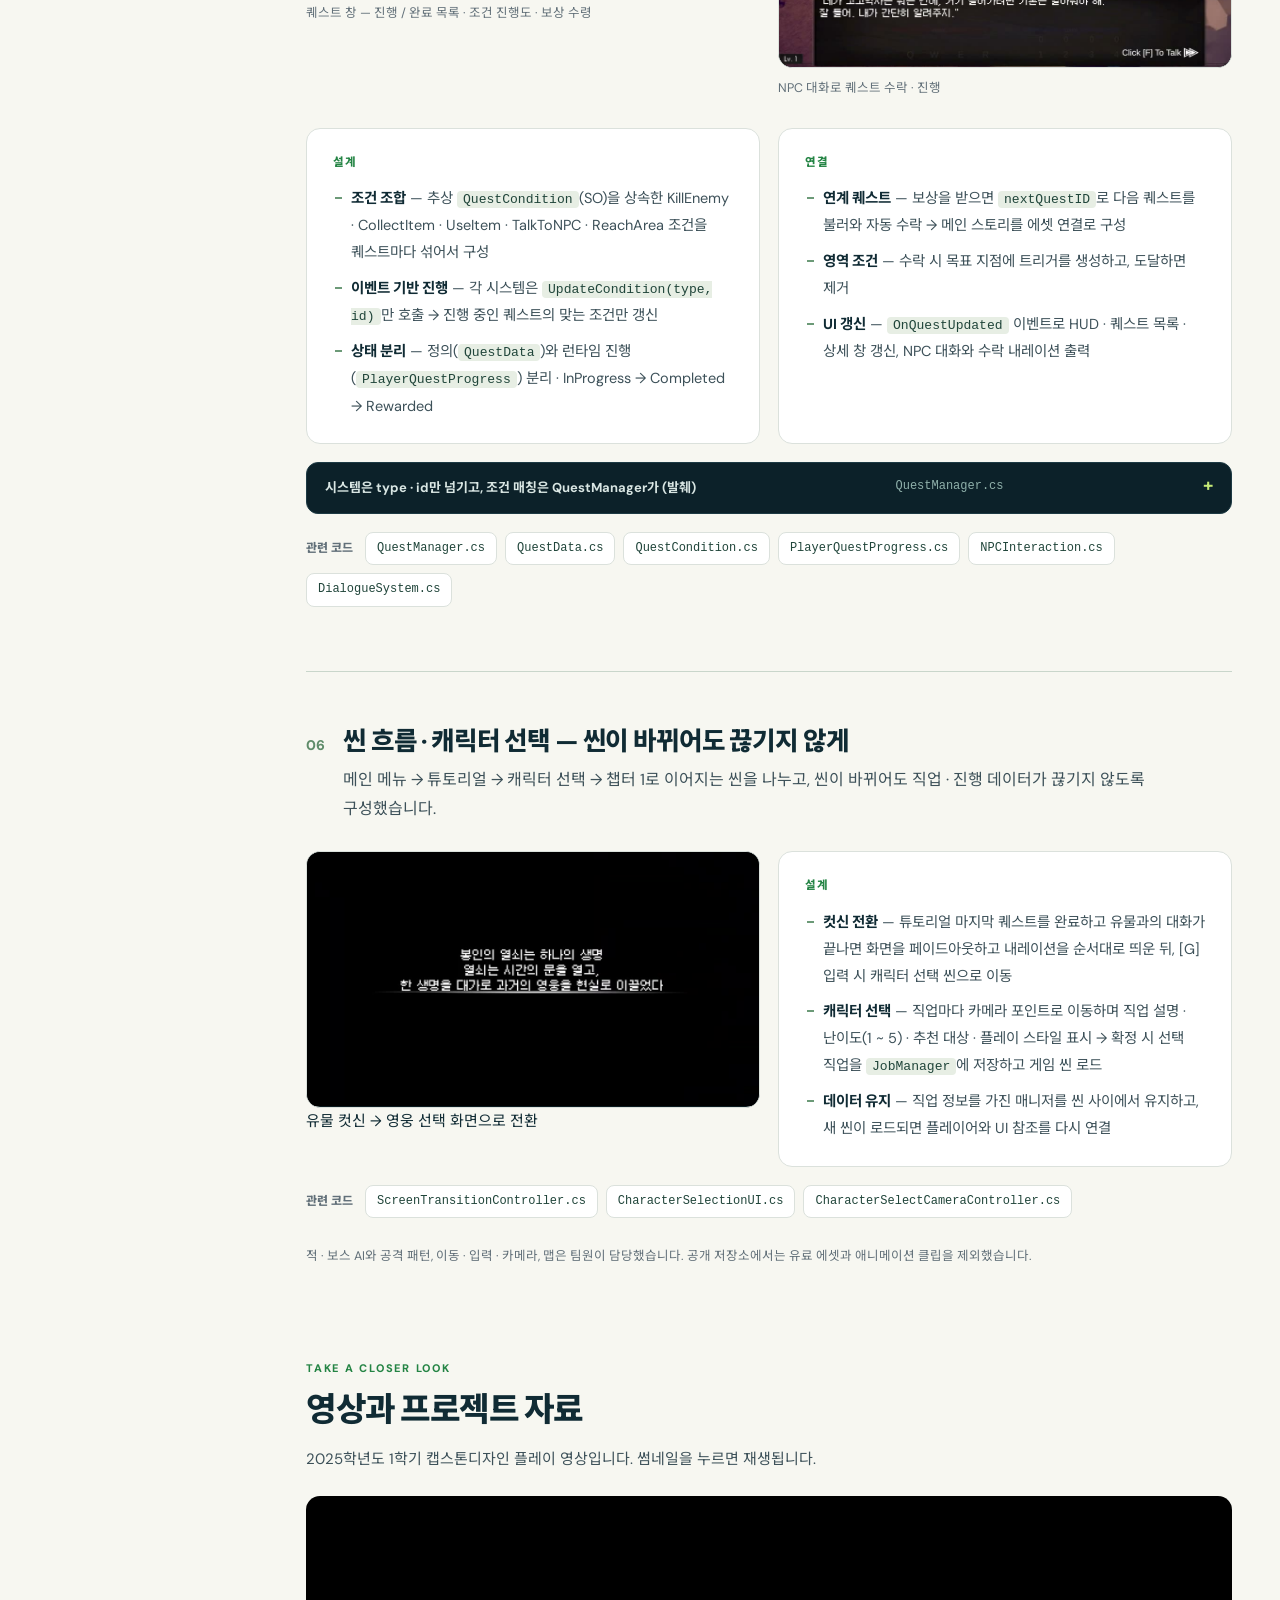
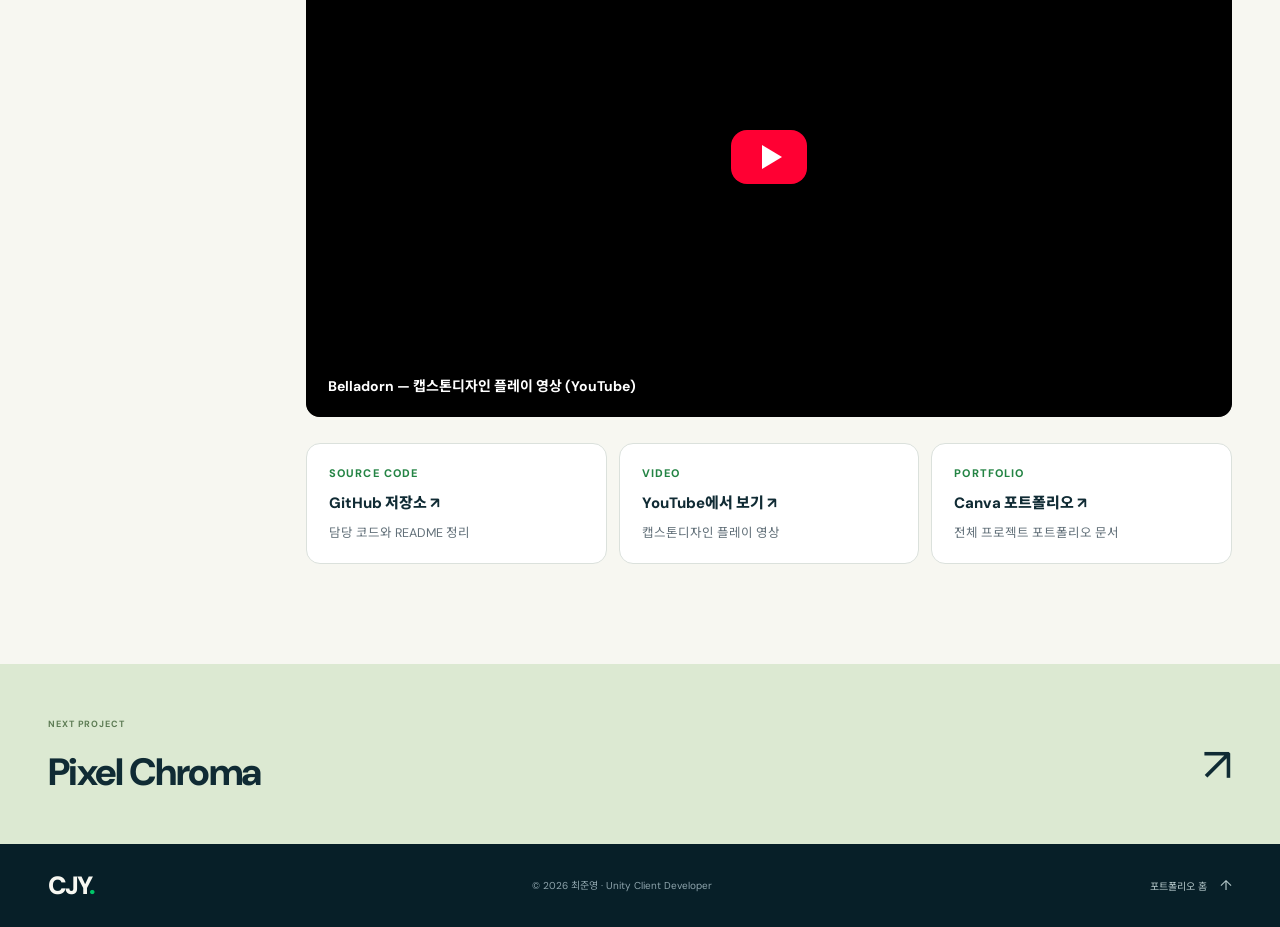
<file: projects/belladorn.html>
<!doctype html>
<html lang="ko">
<head>
<meta charset="utf-8">
<meta name="viewport" content="width=device-width, initial-scale=1">
<meta name="theme-color" content="#071f28">
<meta name="description" content="과거의 영웅을 계승해 스킬을 강화하며 성장하는 쿼터뷰 액션 RPG. 한림대학교 캡스톤디자인 팀 프로젝트로, 직업 · 스킬 · 히트박스 전투 · 인벤토리 / 장비 · 퀘스트 · 씬 흐름 구현 사례.">
<title>Belladorn · 최준영</title>
<link rel="icon" type="image/svg+xml" href="../assets/favicon.svg">
<link rel="preconnect" href="https://fonts.googleapis.com">
<link rel="preconnect" href="https://fonts.gstatic.com" crossorigin>
<link href="https://fonts.googleapis.com/css2?family=DM+Sans:wght@400;500;600;700;800;900&family=Noto+Sans+KR:wght@400;500;600;700;800;900&display=swap" rel="stylesheet">
<link rel="stylesheet" href="../project-detail.css?v=2026101202">
<link rel="stylesheet" href="../project-case.css?v=2026101202">
<script src="../project-detail.js?v=2026101202" defer></script>
</head>
<body id="top" class="detail-page case-page" style="--project-accent:#efaac9">
<a class="skip-link" href="#main">본문으로 바로가기</a>
<header class="site-header"><div class="shell header-inner"><a class="brand" href="../index.html" aria-label="최준영 포트폴리오 홈">CJY<span>.</span></a><button class="menu-toggle" aria-label="메뉴 열기" aria-expanded="false" aria-controls="site-nav"><span></span><span></span></button><nav id="site-nav" aria-label="주 메뉴"><a href="../index.html#projects">Projects</a><a href="../index.html#about">About</a><a href="../index.html#contact">Contact</a><a class="nav-external" href="https://github.com/chlwnsdud2025" target="_blank" rel="noopener noreferrer">GitHub <span aria-hidden="true">↗</span></a></nav></div></header>

<main id="main">
<section class="detail-hero"><div class="shell">
  <div class="breadcrumb"><a href="../index.html#projects">PROJECTS</a><span>/</span><span>Belladorn</span></div>
  <div class="detail-hero-heading">
    <div>
      <p class="eyebrow">PROJECT CASE STUDY · CAPSTONE DESIGN</p>
      <h1>Belladorn</h1>
      <p class="cs-tagline">과거의 영웅을 계승해 스킬을 강화하며 성장하는 <b>쿼터뷰 액션 RPG</b>입니다. 한림대학교 캡스톤디자인 3인 팀 프로젝트로, 저는 직업 · 스킬 · 전투 판정부터 인벤토리 · 장비 · 퀘스트 · UI · 씬 흐름까지 플레이어가 성장하는 시스템 전반을 맡았습니다.</p>
      <div class="cs-hero-actions">
        <a class="primary" href="https://www.youtube.com/watch?v=UThz7KhKTDc" target="_blank" rel="noopener noreferrer">플레이 영상 <span aria-hidden="true">↗</span></a>
        <a href="https://github.com/chlwnsdud2025/Capstone-project-Portfolio" target="_blank" rel="noopener noreferrer">GitHub 코드 <span aria-hidden="true">↗</span></a>
        <a href="https://www.canva.com/d/mzu8Fvwvj8IVG7d" target="_blank" rel="noopener noreferrer">Canva 포트폴리오 <span aria-hidden="true">↗</span></a>
      </div>
    </div>
    <a class="button button-outline" href="#job">구현 사례 보기 <span aria-hidden="true">↓</span></a>
  </div>
  <div class="video-player"><video autoplay muted loop playsinline controls preload="metadata" poster="../media/projects/belladorn/trailer-poster.jpg" aria-label="Belladorn 20초 플레이 하이라이트"><source src="../media/projects/belladorn/trailer.mp4" type="video/mp4"></video><p class="video-fallback" hidden>영상을 불러오지 못했습니다. <a href="../media/projects/belladorn/trailer.mp4">영상 파일 열기</a></p></div>
  <div class="project-facts">
    <div><span>PERIOD</span><strong>2025.03.17 — 2025.05.27 (약 10주)</strong></div>
    <div><span>TEAM</span><strong>3인 팀 · 한림대학교 캡스톤디자인</strong></div>
    <div><span>MY ROLE</span><strong>직업 · 스킬 · 전투 판정 · 플레이어 스탯 · 인벤토리 / 장비 · 퀘스트 · UI · 씬 흐름</strong></div>
    <div><span>ENGINE / PLATFORM</span><strong>Unity 2022.3.44f1 · PC</strong></div>
  </div>
</div></section>

<div class="shell detail-layout">
<aside class="detail-toc"><span>IN THIS PROJECT</span><nav aria-label="프로젝트 목차">
  <a href="#overview">프로젝트 개요</a>
  <a href="#game">게임 소개</a>
  <a href="#job">01 직업 시스템</a>
  <a href="#skill">02 스킬 · 히트박스</a>
  <a href="#upgrade">03 스킬 강화 · 장착</a>
  <a href="#inventory">04 인벤토리 · 장비</a>
  <a href="#quest">05 퀘스트 · 대화</a>
  <a href="#scene">06 씬 흐름</a>
  <a href="#resources">영상 · 자료</a>
</nav><a class="toc-home" href="../index.html#projects">← 다른 프로젝트</a></aside>

<div class="detail-body">

<!-- ================= OVERVIEW ================= -->
<section class="cs-section" id="overview">
  <p class="eyebrow">PROJECT OVERVIEW</p>
  <h2>직업 전환과 스킬 강화로 성장하는 액션 RPG를 만들자</h2>
  <p class="cs-lead">Belladorn은 한림대학교 캡스톤디자인(졸업 프로젝트)으로 3인이 10주 동안 만든 쿼터뷰 액션 RPG입니다. Unity 기초 수업으로 게임 개발을 시작한 뒤 만든 프로젝트로, 저는 <strong>플레이어가 성장하는 모든 경로</strong> — 직업, 스킬, 장비, 퀘스트 — 와 그것을 보여 주는 UI를 맡았습니다.</p>
  <p class="cs-lead">기능이 많은 만큼 “데이터만 추가하면 늘어나는 구조”를 목표로 했습니다. 직업 · 스킬 · 강화 · 아이템 · 퀘스트 · 조건을 모두 ScriptableObject로 정의하고, 판정 · 스탯 변경 · 진행도 갱신은 각각 하나의 경로로 모았습니다.</p>

  <div class="cs-role">
    <div>
      <h3>내가 맡은 일</h3>
      <ul class="cs-list">
        <li><strong>직업 시스템</strong> — JobType 하나로 모델 · 애니메이터 · 스킬 세트 · 스탯을 데이터로 교체</li>
        <li><strong>스킬 실행 · 히트박스</strong> — 애니메이션 이벤트 타이밍 + Shape / 다단 히트 / 투사체 히트박스 프리팹</li>
        <li><strong>스킬 강화 · QWER 장착</strong> — 포인트 레벨업 · 분기 강화 · 같은 계열 중복 장착 방지</li>
        <li><strong>인벤토리 · 장비 · 퀵슬롯</strong> — 직업 제한 장비 · StatModifier 단일 경로 · 드래그 앤 드롭</li>
        <li><strong>퀘스트 · 대화</strong> — 조건 SO 조합 · 이벤트 기반 진행 · 연계 퀘스트</li>
        <li><strong>씬 흐름 · 캐릭터 선택</strong> — 4개 씬 · 매니저 유지 · 직업 선택 화면</li>
      </ul>
    </div>
    <div>
      <h3>프로젝트 정보</h3>
      <ul class="cs-list">
        <li><strong>장르</strong> — 쿼터뷰 RPG 액션</li>
        <li><strong>개발 기간</strong> — 2025.03.17 – 2025.05.27 (약 10주)</li>
        <li><strong>팀</strong> — 3인 · 한림대학교 2025학년도 1학기 캡스톤디자인</li>
        <li><strong>개발 환경</strong> — Unity 2022.3.44f1, C#, URP, Input System, NavMesh</li>
        <li><strong>팀원 담당</strong> — 적 · 보스 AI와 공격 패턴, 이동 · 입력 · 카메라, 맵</li>
      </ul>
    </div>
  </div>
  <div class="cs-tags"><span>Unity 2022.3</span><span>C#</span><span>URP</span><span>ScriptableObject</span><span>Animation Event</span><span>Root Motion</span><span>uGUI</span><span>Drag &amp; Drop</span><span>RenderTexture</span><span>Input System</span></div>
</section>

<!-- ================= GAME ================= -->
<section class="cs-section" id="game">
  <p class="eyebrow">THE GAME</p>
  <h2>한 생명을 대가로 불러낸, 과거의 영웅</h2>
  <p class="cs-lead">봉인의 열쇠가 시간의 문을 열고, 한 생명을 대가로 과거의 영웅을 현재로 불러냅니다. 플레이어는 계승할 영웅(직업)을 골라 숲과 유적을 지나며 퀘스트를 수행하고, 챕터 1의 보스에 도전합니다.</p>

  <div class="cs-grid">
    <figure>
      <div class="cs-media"><video class="cs-clip" width="960" height="540" muted loop playsinline preload="none" poster="../media/projects/belladorn/clips/hero_combat.jpg" data-src="../media/projects/belladorn/clips/hero_combat.mp4" aria-label="마법사 직업으로 QWER 스킬을 사용해 스켈레톤과 싸우는 장면"></video></div>
      <figcaption>마법사 직업의 QWER 스킬 전투</figcaption>
    </figure>
    <figure>
      <div class="cs-media"><video class="cs-clip" width="960" height="540" muted loop playsinline preload="none" poster="../media/projects/belladorn/clips/hero_boss.jpg" data-src="../media/projects/belladorn/clips/hero_boss.mp4" aria-label="챕터 1 보스전"></video></div>
      <figcaption>챕터 1 보스전</figcaption>
    </figure>
  </div>

  <h3 class="cs-sub">진행 흐름</h3>
  <div class="cs-flow"><span>메인 메뉴</span><i>→</i><span>튜토리얼</span><i>→</i><span>유물 컷신</span><i>→</i><span>영웅(직업) 선택</span><i>→</i><span>챕터 1 · NPC 퀘스트</span><i>→</i><span>보스전</span></div>

  <div class="cs-cards">
    <div class="cs-card"><span class="tag">HERO</span><h3>영웅 계승</h3><p>튜토리얼을 마치면 계승할 영웅을 고릅니다. 직업마다 모델 · 애니메이션 · 스킬 세트 · 기본 스탯이 모두 달라집니다.</p></div>
    <div class="cs-card"><span class="tag">SKILL</span><h3>QWER 스킬 빌드</h3><p>레벨업으로 얻은 포인트로 스킬 레벨을 올리고, 갈라지는 강화 스킬 중 하나를 골라 QWER 슬롯에 자유롭게 배치합니다.</p></div>
    <div class="cs-card"><span class="tag">GEAR</span><h3>장비와 소비 아이템</h3><p>직업에 맞는 장비를 7부위에 장착하고, 포션과 버프 아이템을 퀵슬롯에 등록해 전투 중 사용합니다.</p></div>
    <div class="cs-card"><span class="tag">QUEST</span><h3>NPC와 퀘스트</h3><p>숲의 NPC와 대화하며 처치 · 수집 · 아이템 사용 · 지점 도달 퀘스트를 이어 받고, 끝에서 챕터 보스를 만납니다.</p></div>
  </div>

  <figure class="cs-fig"><div class="cs-media light"><img src="../media/projects/belladorn/bd_skill_flow.svg" width="1600" height="900" loading="lazy" alt="직업 변경, 스킬 실행, 히트박스 판정 흐름도"></div><figcaption>담당 시스템 한눈에 보기 — 직업 변경 · 스킬 실행 · 히트박스 판정 흐름</figcaption></figure>
</section>

<!-- ================= 01 JOB ================= -->
<section class="cs-section" id="job">
  <p class="eyebrow">ENGINEERING NOTES</p>
  <h2>구현 사례</h2>

  <article class="cs-case">
    <div class="cs-case-head"><span class="num">01</span><h3>직업 시스템 — JobType 하나로 모든 것을 교체</h3><p>직업 변경은 JobType 하나만 넘기면 모델 · 애니메이터 · 스킬 세트 · 스탯이 데이터(ScriptableObject)로 한 번에 바뀝니다.</p></div>

    <div class="cs-body">
      <figure style="margin:0"><div class="cs-media"><video class="cs-clip" width="960" height="540" muted loop playsinline preload="none" poster="../media/projects/belladorn/clips/job_select.jpg" data-src="../media/projects/belladorn/clips/job_select.mp4" aria-label="직업 선택 화면"></video></div><figcaption>영웅(직업) 선택 — 직업 설명 · 난이도 · 추천 대상 · 플레이 스타일</figcaption></figure>
      <div class="cs-block"><span class="cs-label">설계</span><ul class="cs-list">
        <li><strong>데이터 분리</strong> — 직업별 <code class="k">JobResources</code>(모델 프리팹 · Animator Controller · Avatar), <code class="k">JobSkillData</code>(스킬 세트), <code class="k">JobStatusData</code>(기본 스탯 · 레벨당 성장치). 직업 추가는 데이터 추가로 처리</li>
        <li><strong>교체 순서</strong> — 모델 → Animator · Avatar → 스킬 세트 → 상태 머신 Idle → 직업 스탯 → UI 갱신</li>
        <li><strong>이벤트 알림</strong> — 교체가 끝나면 한 프레임 뒤 <code class="k">OnJobChanged</code> 발행 → 캐릭터 프리뷰 · 스킬 UI가 새 모델 기준으로 갱신</li>
        <li><strong>씬 유지</strong> — <code class="k">DontDestroyOnLoad</code> 싱글턴, 씬이 로드되면 플레이어를 다시 찾아 현재 직업을 재적용</li>
      </ul></div>
    </div>

    <details class="cs-code" open><summary>직업 하나로 모델 · 애니메이터 · 스킬 · 스탯을 함께 교체 (발췌) <span>JobManager.cs</span></summary><pre><code>public void ChangeJob(JobType newJob)
{
    currentJob = newJob;
    var res = jobResourcesDict[newJob];

    if (currentModel != null) Destroy(currentModel);
    currentModel = Instantiate(res.modelPrefab, modelParent);            <span class="c">// 1. 모델</span>

    playerAnimator.runtimeAnimatorController = res.animatorController;   <span class="c">// 2. 애니메이터</span>
    playerAnimator.avatar = res.avatar;

    if (GetSkillData(newJob) is JobSkillData skillData)
        playerSkill.LoadSkillsFromData(skillData);                       <span class="c">// 3. 스킬 세트</span>

    stateMachine.ChangeState(PlayerStateMachine.PlayerState.Idle);
    playerStatus.ApplyJobStats(GetStatData(newJob));                     <span class="c">// 4. 직업 스탯</span>
    playerStatus.UpdateAllUI();

    StartCoroutine(InvokeJobChangedDelayed(newJob));                     <span class="c">// 5. 한 프레임 뒤 OnJobChanged</span>
}</code></pre></details>
    <div class="cs-src"><span>관련 코드</span><a href="https://github.com/chlwnsdud2025/Capstone-project-Portfolio/blob/main/Assets/Scripts/Job/JobManager.cs" target="_blank" rel="noopener noreferrer">JobManager.cs</a><a href="https://github.com/chlwnsdud2025/Capstone-project-Portfolio/blob/main/Assets/Scripts/Job/JobStatusData.cs" target="_blank" rel="noopener noreferrer">JobStatusData.cs</a><a href="https://github.com/chlwnsdud2025/Capstone-project-Portfolio/blob/main/Assets/Scripts/Player/SkillData.cs" target="_blank" rel="noopener noreferrer">SkillData.cs</a><a href="https://github.com/chlwnsdud2025/Capstone-project-Portfolio/blob/main/Assets/Scripts/Player/PlayerStatus.cs" target="_blank" rel="noopener noreferrer">PlayerStatus.cs</a></div>
  </article>

  <!-- ================= 02 SKILL ================= -->
  <article class="cs-case" id="skill">
    <div class="cs-case-head"><span class="num">02</span><h3>스킬 실행 · 히트박스 — 타이밍은 애니메이션에, 범위는 프리팹에</h3><p>판정 타이밍은 애니메이션 이벤트에, 판정 범위 · 횟수 · 형태는 히트박스 프리팹에 맡겨 스킬마다 판정 코드를 새로 짜지 않도록 구성했습니다.</p></div>

    <figure class="cs-fig"><div class="cs-media"><video class="cs-clip" width="960" height="540" muted loop playsinline preload="none" poster="../media/projects/belladorn/clips/boss_fight.jpg" data-src="../media/projects/belladorn/clips/boss_fight.mp4" aria-label="보스전에서 여러 스킬로 공격하는 장면"></video></div><figcaption>보스전 — 단타 · 다단 히트 · 투사체 스킬이 모두 같은 히트박스 구조로 동작</figcaption></figure>

    <div class="cs-table-wrap"><table class="cs-table">
      <thead><tr><th>설계</th><th>내용</th></tr></thead>
      <tbody>
        <tr><td>입력 → 실행</td><td>QWER 슬롯 키로 장착된 스킬을 조회 → 이동 정지 · 마우스 방향 회전 → 스킬 애니메이션 재생 (Root Motion)</td></tr>
        <tr><td>타이밍</td><td>모션의 타격 프레임에 넣은 Animation Event가 <code class="k">ActivateHitbox</code> · <code class="k">SpawnEffect</code> · <code class="k">PlaySkillSound</code>를 호출</td></tr>
        <tr><td>범위</td><td>히트박스 프리팹마다 Sphere · Box · Cone(각도 · 거리) 중 선택</td></tr>
        <tr><td>다단 히트</td><td><code class="k">startDelay</code> · <code class="k">repeatCount</code> · <code class="k">repeatInterval</code>만으로 단타 · 연타 구성</td></tr>
        <tr><td>투사체</td><td>속도로 날아가다 충돌하면 2차 폭발 히트박스(<code class="k">secondaryHitboxPrefab</code>)를 이어서 생성</td></tr>
        <tr><td>위치 기준</td><td>시전자를 따라가는 판정 / 시전 순간의 마우스 지점에 고정되는 판정</td></tr>
        <tr><td>피아 구분</td><td><code class="k">PlayerHitbox</code> · <code class="k">EnemyHitbox</code> 태그와 레이어 마스크로 대상을 거른 뒤 <code class="k">CharacterStatus.TakeDamage()</code> 호출 — 공격 판정과 피격 처리를 분리</td></tr>
      </tbody>
    </table></div>

    <details class="cs-code"><summary>시작 지연 · 반복 횟수 · 간격만으로 단타 / 다단 히트 구성 (발췌) <span>HitBox.cs</span></summary><pre><code>private IEnumerator HandleHitbox()
{
    yield return new WaitForSeconds(startDelay);

    for (int i = 0; i &lt; repeatCount; i++)
    {
        ApplyDamage();                                    <span class="c">// Shape별 Overlap 판정 → TakeDamage</span>
        yield return new WaitForSeconds(0.1f);

        if (i &lt; repeatCount - 1)
            yield return new WaitForSeconds(repeatInterval);
    }

    yield return new WaitForSeconds(duration);
    Destroy(gameObject);
}</code></pre></details>
    <div class="cs-src"><span>관련 코드</span><a href="https://github.com/chlwnsdud2025/Capstone-project-Portfolio/blob/main/Assets/Scripts/Player/PlayerState/PlayerSkillController.cs" target="_blank" rel="noopener noreferrer">PlayerSkillController.cs</a><a href="https://github.com/chlwnsdud2025/Capstone-project-Portfolio/blob/main/Assets/Scripts/GameSystem/HitBox.cs" target="_blank" rel="noopener noreferrer">HitBox.cs</a><a href="https://github.com/chlwnsdud2025/Capstone-project-Portfolio/blob/main/Assets/Scripts/Player/PlayerState/PlayerAttack.cs" target="_blank" rel="noopener noreferrer">PlayerAttack.cs</a></div>
  </article>

  <!-- ================= 03 UPGRADE ================= -->
  <article class="cs-case" id="upgrade">
    <div class="cs-case-head"><span class="num">03</span><h3>스킬 강화와 QWER 장착 — 갈라지는 강화, 겹치지 않는 슬롯</h3><p>스킬 포인트로 레벨을 올리고, 원본에서 갈라지는 강화 스킬을 골라 QWER에 자유롭게 등록합니다. 원본과 강화 스킬은 같은 계열로 묶어 동시에 장착되지 않게 막았습니다.</p></div>

    <div class="cs-body">
      <figure style="margin:0"><div class="cs-media"><video class="cs-clip" width="960" height="540" muted loop playsinline preload="none" poster="../media/projects/belladorn/clips/skill_equip.jpg" data-src="../media/projects/belladorn/clips/skill_equip.mp4" aria-label="스킬 창에서 스킬을 강화하고 QWER 슬롯에 등록하는 장면"></video></div><figcaption>스킬 창 — 강화하고 QWER 슬롯으로 드래그해 등록</figcaption></figure>
      <div class="cs-block"><span class="cs-label">설계</span><ul class="cs-list">
        <li><strong>스킬 포인트</strong> — 레벨업 시 획득(최대 8) · 레벨업 비용 = 다음 레벨(Lv.1 → 2는 2포인트) · 레벨을 내리면 환불 · 최대 Lv.5</li>
        <li><strong>분기 강화</strong> — 원본 스킬마다 <code class="k">SkillUpgradeData</code>에 강화 옵션(최대 3개), 강화 스킬은 <code class="k">originalSkill</code>로 원본과 연결해 레벨 동기화</li>
        <li><strong>드래그 앤 드롭 장착</strong> — 스킬 창에서 QWER 슬롯으로 끌어 등록</li>
        <li><strong>강화 즉시 반영</strong> — 이미 장착된 스킬을 강화하면 같은 슬롯에 강화 버전이 바로 들어감</li>
      </ul></div>
    </div>

    <details class="cs-code" open><summary>원본 스킬과 강화 스킬은 같은 계열 — 중복 장착 방지 <span>SkillEquipManager.cs</span></summary><pre><code>public void EquipSkill(string key, SkillInfo skill)
{
    foreach (var pair in equippedSkills)
    {
        if (pair.Key == key) continue;                    <span class="c">// 자기 슬롯은 제외</span>
        bool isSameLine =
            pair.Value == skill ||
            pair.Value.originalSkill == skill ||
            skill.originalSkill == pair.Value;
        if (isSameLine) return;
    }
    equippedSkills[key] = skill;
    skill.skillKey = key;
}</code></pre></details>
    <div class="cs-src"><span>관련 코드</span><a href="https://github.com/chlwnsdud2025/Capstone-project-Portfolio/blob/main/Assets/Scripts/Player/PlayerUI/Skill_UI/SkillEquipManager.cs" target="_blank" rel="noopener noreferrer">SkillEquipManager.cs</a><a href="https://github.com/chlwnsdud2025/Capstone-project-Portfolio/blob/main/Assets/Scripts/Player/PlayerUI/Skill_UI/SkillSlotUI.cs" target="_blank" rel="noopener noreferrer">SkillSlotUI.cs</a><a href="https://github.com/chlwnsdud2025/Capstone-project-Portfolio/blob/main/Assets/Scripts/Player/PlayerUI/Skill_UI/SkillUpgradeManager.cs" target="_blank" rel="noopener noreferrer">SkillUpgradeManager.cs</a><a href="https://github.com/chlwnsdud2025/Capstone-project-Portfolio/blob/main/Assets/Scripts/Player/SkillUpgradeData.cs" target="_blank" rel="noopener noreferrer">SkillUpgradeData.cs</a><a href="https://github.com/chlwnsdud2025/Capstone-project-Portfolio/blob/main/Assets/Scripts/Player/SkillPointManager.cs" target="_blank" rel="noopener noreferrer">SkillPointManager.cs</a></div>
  </article>

  <!-- ================= 04 INVENTORY ================= -->
  <article class="cs-case" id="inventory">
    <div class="cs-case-head"><span class="num">04</span><h3>인벤토리 · 장비 · 퀵슬롯 — 스탯이 바뀌는 길은 하나</h3><p>장비와 소비 아이템 버프가 같은 스탯 변경 경로(StatModifier)를 쓰게 해서, 적용과 해제가 항상 대칭이 되도록 구성했습니다.</p></div>

    <div class="cs-grid">
      <figure><div class="cs-media"><video class="cs-clip" width="960" height="540" muted loop playsinline preload="none" poster="../media/projects/belladorn/clips/equip_stats.jpg" data-src="../media/projects/belladorn/clips/equip_stats.mp4" aria-label="장비를 착용하면 캐릭터 정보창의 능력치가 바뀌는 장면"></video></div><figcaption>장비 착용 → 체력 · 치명타 등 능력치 즉시 반영</figcaption></figure>
      <figure><div class="cs-media"><video class="cs-clip" width="960" height="540" muted loop playsinline preload="none" poster="../media/projects/belladorn/clips/item_quickslot.jpg" data-src="../media/projects/belladorn/clips/item_quickslot.mp4" aria-label="인벤토리의 포션을 퀵슬롯으로 끌어 등록하는 장면"></video></div><figcaption>인벤토리의 포션을 퀵슬롯으로 드래그해 등록</figcaption></figure>
    </div>

    <div class="cs-table-wrap"><table class="cs-table">
      <thead><tr><th>설계</th><th>내용</th></tr></thead>
      <tbody>
        <tr><td>아이템 데이터</td><td><code class="k">ItemData</code>(SO)를 상속해 <code class="k">EquipmentData</code>(7부위 · 착용 가능 직업 · StatModifier 목록), <code class="k">ConsumableData</code>(체력 · 마나 회복 · 공격 / 방어 버프 · 지속 회복)로 확장</td></tr>
        <tr><td>인벤토리</td><td>48칸 · 같은 아이템은 최대 스택까지 합치고 남은 수량은 빈 칸에 · 획득 시 퀘스트 <code class="k">CollectItem</code> 조건 갱신</td></tr>
        <tr><td>장비</td><td>착용 가능 직업 확인 → 같은 부위 기존 장비 해제 → StatModifier 적용 / 해제 시 같은 값을 음수로 되돌림</td></tr>
        <tr><td>스탯 경로 통일</td><td>장비 · 소비 버프 모두 <code class="k">StatusEffectApplier</code>로 스탯을 바꿔, 어디서 바꿨든 같은 방식으로 되돌릴 수 있음</td></tr>
        <tr><td>퀵슬롯</td><td>1 ~ 4 키로 소비 아이템 사용 → 수량 차감 → 퀘스트 <code class="k">UseItem</code> 조건 갱신</td></tr>
        <tr><td>UI</td><td>인벤토리 ↔ 장비 ↔ 퀵슬롯 드래그 앤 드롭 · 툴팁 · 창 헤더 드래그 이동 · 현재 직업 모델을 비추는 캐릭터 프리뷰(RenderTexture)</td></tr>
      </tbody>
    </table></div>

    <details class="cs-code"><summary>장착은 StatModifier 적용, 해제는 같은 값을 음수로 (발췌) <span>EquipmentManager.cs</span></summary><pre><code>public void EquipItem(EquipmentData equipment)
{
    if (!equipment.allowedJobs.Contains(JobManager.Instance.GetCurrentJob())) return;   <span class="c">// 직업 제한</span>

    if (equippedItems.TryGetValue(equipment.equipmentType, out var oldEquip))
        UnequipItem(oldEquip);                                                          <span class="c">// 같은 부위 교체</span>

    equippedItems[equipment.equipmentType] = equipment;
    var modifiers = equipment.GetAllStatModifiers();
    appliedModifiers[equipment.equipmentType] = new List&lt;StatModifier&gt;(modifiers);
    StatusEffectApplier.ApplyStatModifiers(playerStatus, modifiers);
}

public void UnequipItem(EquipmentData item)
{
    var negativeMods = new List&lt;StatModifier&gt;();
    foreach (var mod in appliedModifiers[item.equipmentType])
        negativeMods.Add(new StatModifier(mod.type, -mod.value, mod.isFlat));
    StatusEffectApplier.ApplyStatModifiers(playerStatus, negativeMods);
    <span class="c">// ...</span>
}</code></pre></details>
    <div class="cs-src"><span>관련 코드</span><a href="https://github.com/chlwnsdud2025/Capstone-project-Portfolio/blob/main/Assets/Scripts/Player/PlayerUI/Inventory/InventoryManager.cs" target="_blank" rel="noopener noreferrer">InventoryManager.cs</a><a href="https://github.com/chlwnsdud2025/Capstone-project-Portfolio/blob/main/Assets/Scripts/Item/Item%20Data/EquipmentManager.cs" target="_blank" rel="noopener noreferrer">EquipmentManager.cs</a><a href="https://github.com/chlwnsdud2025/Capstone-project-Portfolio/blob/main/Assets/Scripts/Job/StatusEffectApplier.cs" target="_blank" rel="noopener noreferrer">StatusEffectApplier.cs</a><a href="https://github.com/chlwnsdud2025/Capstone-project-Portfolio/blob/main/Assets/Scripts/Item/Item%20Data/ConsumableData.cs" target="_blank" rel="noopener noreferrer">ConsumableData.cs</a><a href="https://github.com/chlwnsdud2025/Capstone-project-Portfolio/blob/main/Assets/Scripts/Player/PlayerUI/Inventory/QuikSlotUI.cs" target="_blank" rel="noopener noreferrer">QuikSlotUI.cs</a><a href="https://github.com/chlwnsdud2025/Capstone-project-Portfolio/blob/main/Assets/Scripts/Player/PlayerUI/StateUI/CharacterPreViewUI.cs" target="_blank" rel="noopener noreferrer">CharacterPreViewUI.cs</a></div>
  </article>

  <!-- ================= 05 QUEST ================= -->
  <article class="cs-case" id="quest">
    <div class="cs-case-head"><span class="num">05</span><h3>퀘스트 · 대화 — 시스템은 “무슨 일이 일어났는지”만 알린다</h3><p>퀘스트는 조건 ScriptableObject를 조합한 에셋으로 만들고, 적 사망 · 아이템 획득 같은 각 시스템은 이벤트 종류와 ID만 넘겨 진행도를 올립니다.</p></div>

    <figure class="cs-fig"><div class="cs-media light"><img src="../media/projects/belladorn/bd_quest_flow.svg" width="1600" height="900" loading="lazy" alt="퀘스트 시스템 구조도"></div><figcaption>퀘스트 시스템 구조 — 조건 SO 조합 · 이벤트 기반 진행 · 연계 퀘스트</figcaption></figure>

    <div class="cs-grid">
      <figure><div class="cs-media"><img src="../media/projects/belladorn/bd_quest_window.jpg" width="900" height="356" loading="lazy" alt="퀘스트 창에서 진행 중 퀘스트와 보상을 확인하는 장면"></div><figcaption>퀘스트 창 — 진행 / 완료 목록 · 조건 진행도 · 보상 수령</figcaption></figure>
      <figure><div class="cs-media"><video class="cs-clip" width="960" height="540" muted loop playsinline preload="none" poster="../media/projects/belladorn/clips/npc_dialogue.jpg" data-src="../media/projects/belladorn/clips/npc_dialogue.mp4" aria-label="숲의 노인 NPC와 대화하며 퀘스트를 받는 장면"></video></div><figcaption>NPC 대화로 퀘스트 수락 · 진행</figcaption></figure>
    </div>

    <div class="cs-body">
      <div class="cs-block"><span class="cs-label">설계</span><ul class="cs-list">
        <li><strong>조건 조합</strong> — 추상 <code class="k">QuestCondition</code>(SO)을 상속한 KillEnemy · CollectItem · UseItem · TalkToNPC · ReachArea 조건을 퀘스트마다 섞어서 구성</li>
        <li><strong>이벤트 기반 진행</strong> — 각 시스템은 <code class="k">UpdateCondition(type, id)</code>만 호출 → 진행 중인 퀘스트의 맞는 조건만 갱신</li>
        <li><strong>상태 분리</strong> — 정의(<code class="k">QuestData</code>)와 런타임 진행(<code class="k">PlayerQuestProgress</code>) 분리 · InProgress → Completed → Rewarded</li>
      </ul></div>
      <div class="cs-block"><span class="cs-label">연결</span><ul class="cs-list">
        <li><strong>연계 퀘스트</strong> — 보상을 받으면 <code class="k">nextQuestID</code>로 다음 퀘스트를 불러와 자동 수락 → 메인 스토리를 에셋 연결로 구성</li>
        <li><strong>영역 조건</strong> — 수락 시 목표 지점에 트리거를 생성하고, 도달하면 제거</li>
        <li><strong>UI 갱신</strong> — <code class="k">OnQuestUpdated</code> 이벤트로 HUD · 퀘스트 목록 · 상세 창 갱신, NPC 대화와 수락 내레이션 출력</li>
      </ul></div>
    </div>

    <details class="cs-code"><summary>시스템은 type · id만 넘기고, 조건 매칭은 QuestManager가 (발췌) <span>QuestManager.cs</span></summary><pre><code>public void UpdateCondition(string type, string identifier, int amount = 1)
{
    foreach (var progress in activeQuests)
    {
        if (progress.state != QuestState.InProgress) continue;

        for (int i = 0; i &lt; progress.questData.conditions.Count; i++)
        {
            var condition = progress.questData.conditions[i];
            if (condition is KillEnemyCondition killCond &amp;&amp; type == "KillEnemy" &amp;&amp; killCond.targetEnemyTag == identifier)
                progress.IncrementProgress(i, amount);
            else if (condition is ReachAreaCondition areaCond &amp;&amp; type == "ReachArea" &amp;&amp; areaCond.areaID == identifier)
            {
                progress.IncrementProgress(i, amount);
                QuestAreaTriggerSpawner.Instance?.RemoveTrigger(identifier);
            }
            <span class="c">// CollectItem · TalkToNPC · UseItem도 같은 방식</span>
        }

        if (progress.IsAllConditionsMet() &amp;&amp; progress.state != QuestState.Completed)
            progress.state = QuestState.Completed;

        OnQuestUpdated?.Invoke(progress);
    }
}</code></pre></details>
    <div class="cs-src"><span>관련 코드</span><a href="https://github.com/chlwnsdud2025/Capstone-project-Portfolio/blob/main/Assets/Scripts/GameSystem/Quest/QuestManager.cs" target="_blank" rel="noopener noreferrer">QuestManager.cs</a><a href="https://github.com/chlwnsdud2025/Capstone-project-Portfolio/blob/main/Assets/Scripts/GameSystem/Quest/QuestData.cs" target="_blank" rel="noopener noreferrer">QuestData.cs</a><a href="https://github.com/chlwnsdud2025/Capstone-project-Portfolio/blob/main/Assets/Scripts/GameSystem/Quest/QuestCondition.cs" target="_blank" rel="noopener noreferrer">QuestCondition.cs</a><a href="https://github.com/chlwnsdud2025/Capstone-project-Portfolio/blob/main/Assets/Scripts/GameSystem/Quest/PlayerQuestProgress.cs" target="_blank" rel="noopener noreferrer">PlayerQuestProgress.cs</a><a href="https://github.com/chlwnsdud2025/Capstone-project-Portfolio/blob/main/Assets/Scripts/GameSystem/Quest/NPCInteraction.cs" target="_blank" rel="noopener noreferrer">NPCInteraction.cs</a><a href="https://github.com/chlwnsdud2025/Capstone-project-Portfolio/blob/main/Assets/Scripts/GameSystem/Quest/DialogueSystem.cs" target="_blank" rel="noopener noreferrer">DialogueSystem.cs</a></div>
  </article>

  <!-- ================= 06 SCENE ================= -->
  <article class="cs-case" id="scene">
    <div class="cs-case-head"><span class="num">06</span><h3>씬 흐름 · 캐릭터 선택 — 씬이 바뀌어도 끊기지 않게</h3><p>메인 메뉴 → 튜토리얼 → 캐릭터 선택 → 챕터 1로 이어지는 씬을 나누고, 씬이 바뀌어도 직업 · 진행 데이터가 끊기지 않도록 구성했습니다.</p></div>

    <div class="cs-body">
      <figure style="margin:0"><div class="cs-media"><video class="cs-clip" width="960" height="540" muted loop playsinline preload="none" poster="../media/projects/belladorn/clips/scene_flow.jpg" data-src="../media/projects/belladorn/clips/scene_flow.mp4" aria-label="유물 컷신 후 영웅 선택 화면으로 넘어가는 장면"></video></div><figcaption>유물 컷신 → 영웅 선택 화면으로 전환</figcaption></figure>
      <div class="cs-block"><span class="cs-label">설계</span><ul class="cs-list">
        <li><strong>컷신 전환</strong> — 튜토리얼 마지막 퀘스트를 완료하고 유물과의 대화가 끝나면 화면을 페이드아웃하고 내레이션을 순서대로 띄운 뒤, [G] 입력 시 캐릭터 선택 씬으로 이동</li>
        <li><strong>캐릭터 선택</strong> — 직업마다 카메라 포인트로 이동하며 직업 설명 · 난이도(1 ~ 5) · 추천 대상 · 플레이 스타일 표시 → 확정 시 선택 직업을 <code class="k">JobManager</code>에 저장하고 게임 씬 로드</li>
        <li><strong>데이터 유지</strong> — 직업 정보를 가진 매니저를 씬 사이에서 유지하고, 새 씬이 로드되면 플레이어와 UI 참조를 다시 연결</li>
      </ul></div>
    </div>
    <div class="cs-src"><span>관련 코드</span><a href="https://github.com/chlwnsdud2025/Capstone-project-Portfolio/blob/main/Assets/Scripts/GameSystem/ScreenTransitionController.cs" target="_blank" rel="noopener noreferrer">ScreenTransitionController.cs</a><a href="https://github.com/chlwnsdud2025/Capstone-project-Portfolio/blob/main/Assets/Scripts/GameSystem/CharacterSelectionUI.cs" target="_blank" rel="noopener noreferrer">CharacterSelectionUI.cs</a><a href="https://github.com/chlwnsdud2025/Capstone-project-Portfolio/blob/main/Assets/Scripts/GameSystem/CharacterSelectCameraController.cs" target="_blank" rel="noopener noreferrer">CharacterSelectCameraController.cs</a></div>

    <p class="cs-note" style="margin-top:28px">적 · 보스 AI와 공격 패턴, 이동 · 입력 · 카메라, 맵은 팀원이 담당했습니다. 공개 저장소에서는 유료 에셋과 애니메이션 클립을 제외했습니다.</p>
  </article>
</section>

<!-- ================= RESOURCES ================= -->
<section class="cs-section" id="resources">
  <p class="eyebrow">TAKE A CLOSER LOOK</p>
  <h2>영상과 프로젝트 자료</h2>
  <p class="cs-text" style="margin-top:12px">2025학년도 1학기 캡스톤디자인 플레이 영상입니다. 썸네일을 누르면 재생됩니다.</p>
  <div style="margin-top:22px"><button class="cs-yt" type="button" data-id="UThz7KhKTDc" style="--thumb:url('https://i.ytimg.com/vi/UThz7KhKTDc/maxresdefault.jpg')" aria-label="Belladorn 플레이 영상 재생"><span class="play" aria-hidden="true"></span><span class="label">Belladorn — 캡스톤디자인 플레이 영상 (YouTube)</span></button></div>
  <div class="cs-resources">
    <a href="https://github.com/chlwnsdud2025/Capstone-project-Portfolio" target="_blank" rel="noopener noreferrer"><small>SOURCE CODE</small><strong>GitHub 저장소 ↗</strong><span>담당 코드와 README 정리</span></a>
    <a href="https://www.youtube.com/watch?v=UThz7KhKTDc" target="_blank" rel="noopener noreferrer"><small>VIDEO</small><strong>YouTube에서 보기 ↗</strong><span>캡스톤디자인 플레이 영상</span></a>
    <a href="https://www.canva.com/d/mzu8Fvwvj8IVG7d" target="_blank" rel="noopener noreferrer"><small>PORTFOLIO</small><strong>Canva 포트폴리오 ↗</strong><span>전체 프로젝트 포트폴리오 문서</span></a>
  </div>
</section>

</div></div>
<a class="next-project" href="pixel-chroma.html"><div class="shell"><span>NEXT PROJECT</span><h2>Pixel Chroma</h2><span class="next-arrow" aria-hidden="true">↗</span></div></a>
</main>
<footer class="footer"><div class="shell footer-inner"><a class="brand" href="../index.html">CJY<span>.</span></a><span>© 2026 최준영 · Unity Client Developer</span><a href="../index.html">포트폴리오 홈 <span aria-hidden="true">↑</span></a></div></footer>
</body>
</html>
</file>
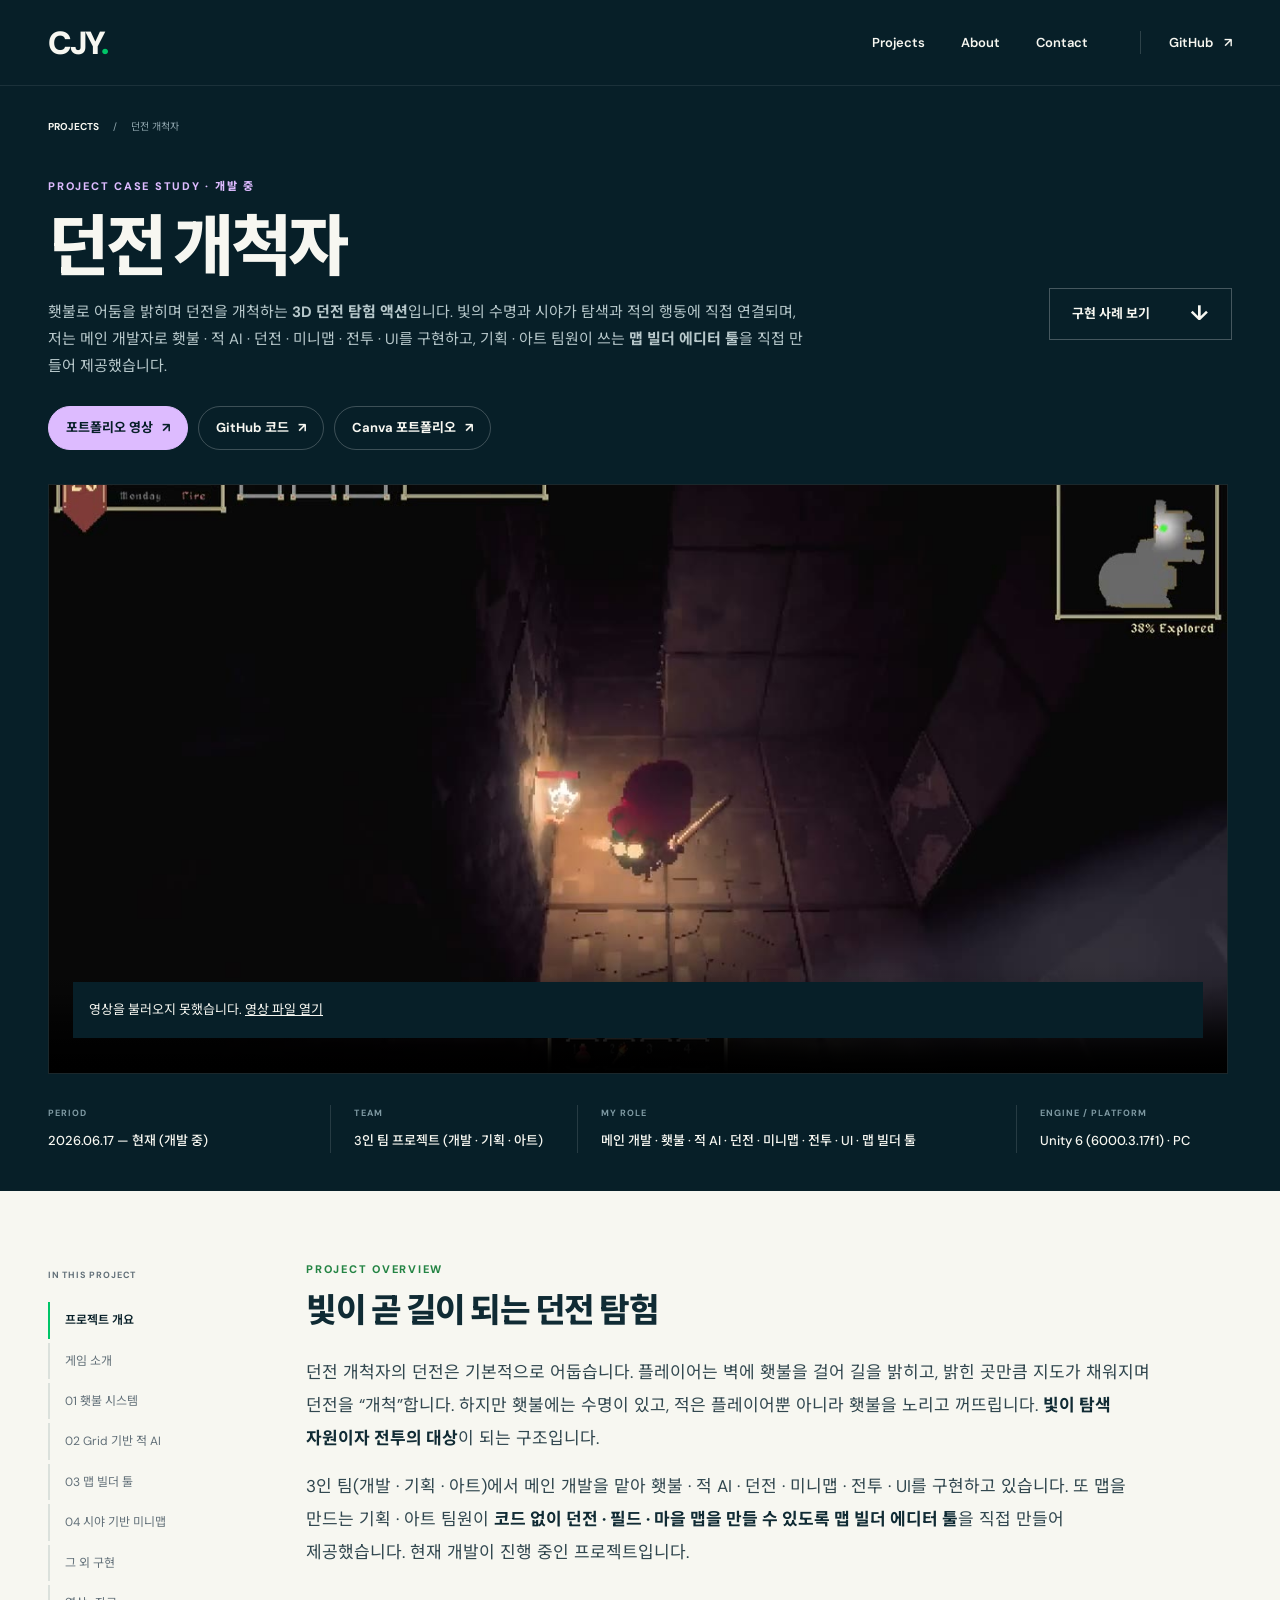
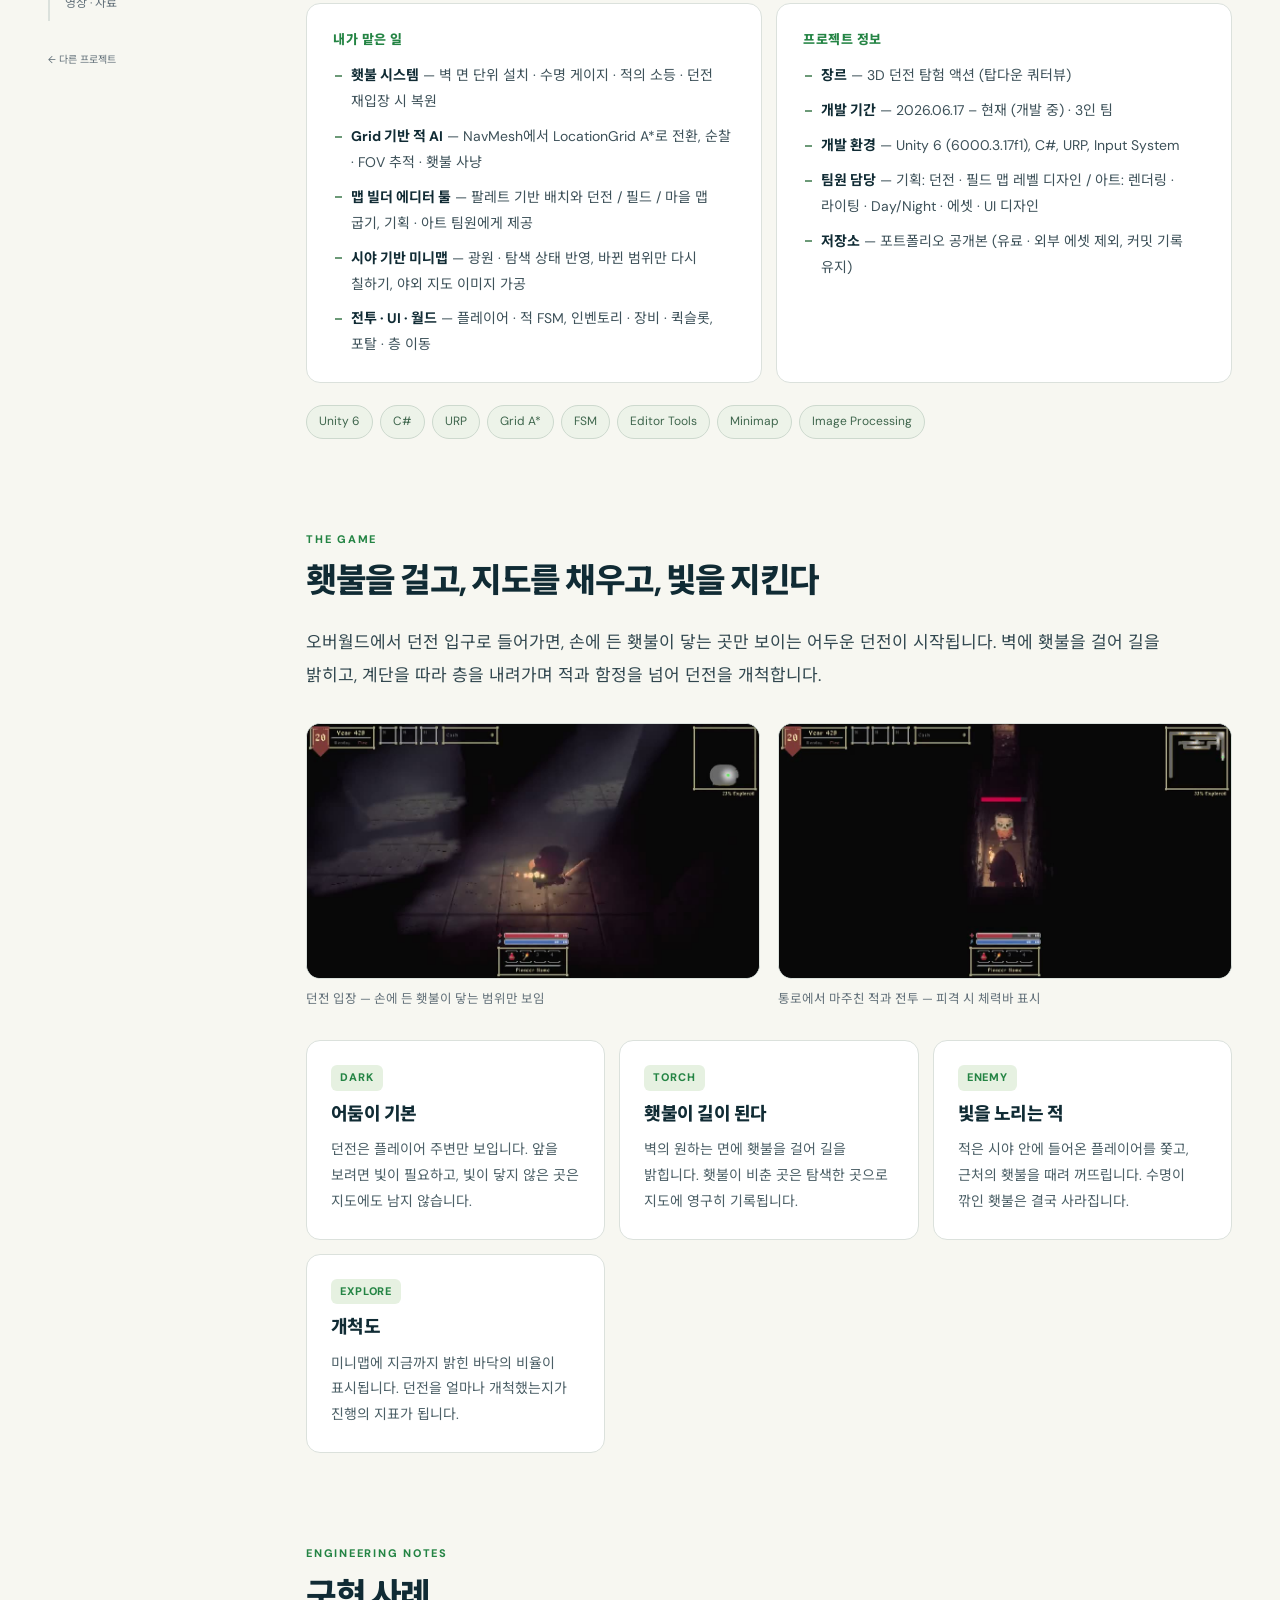
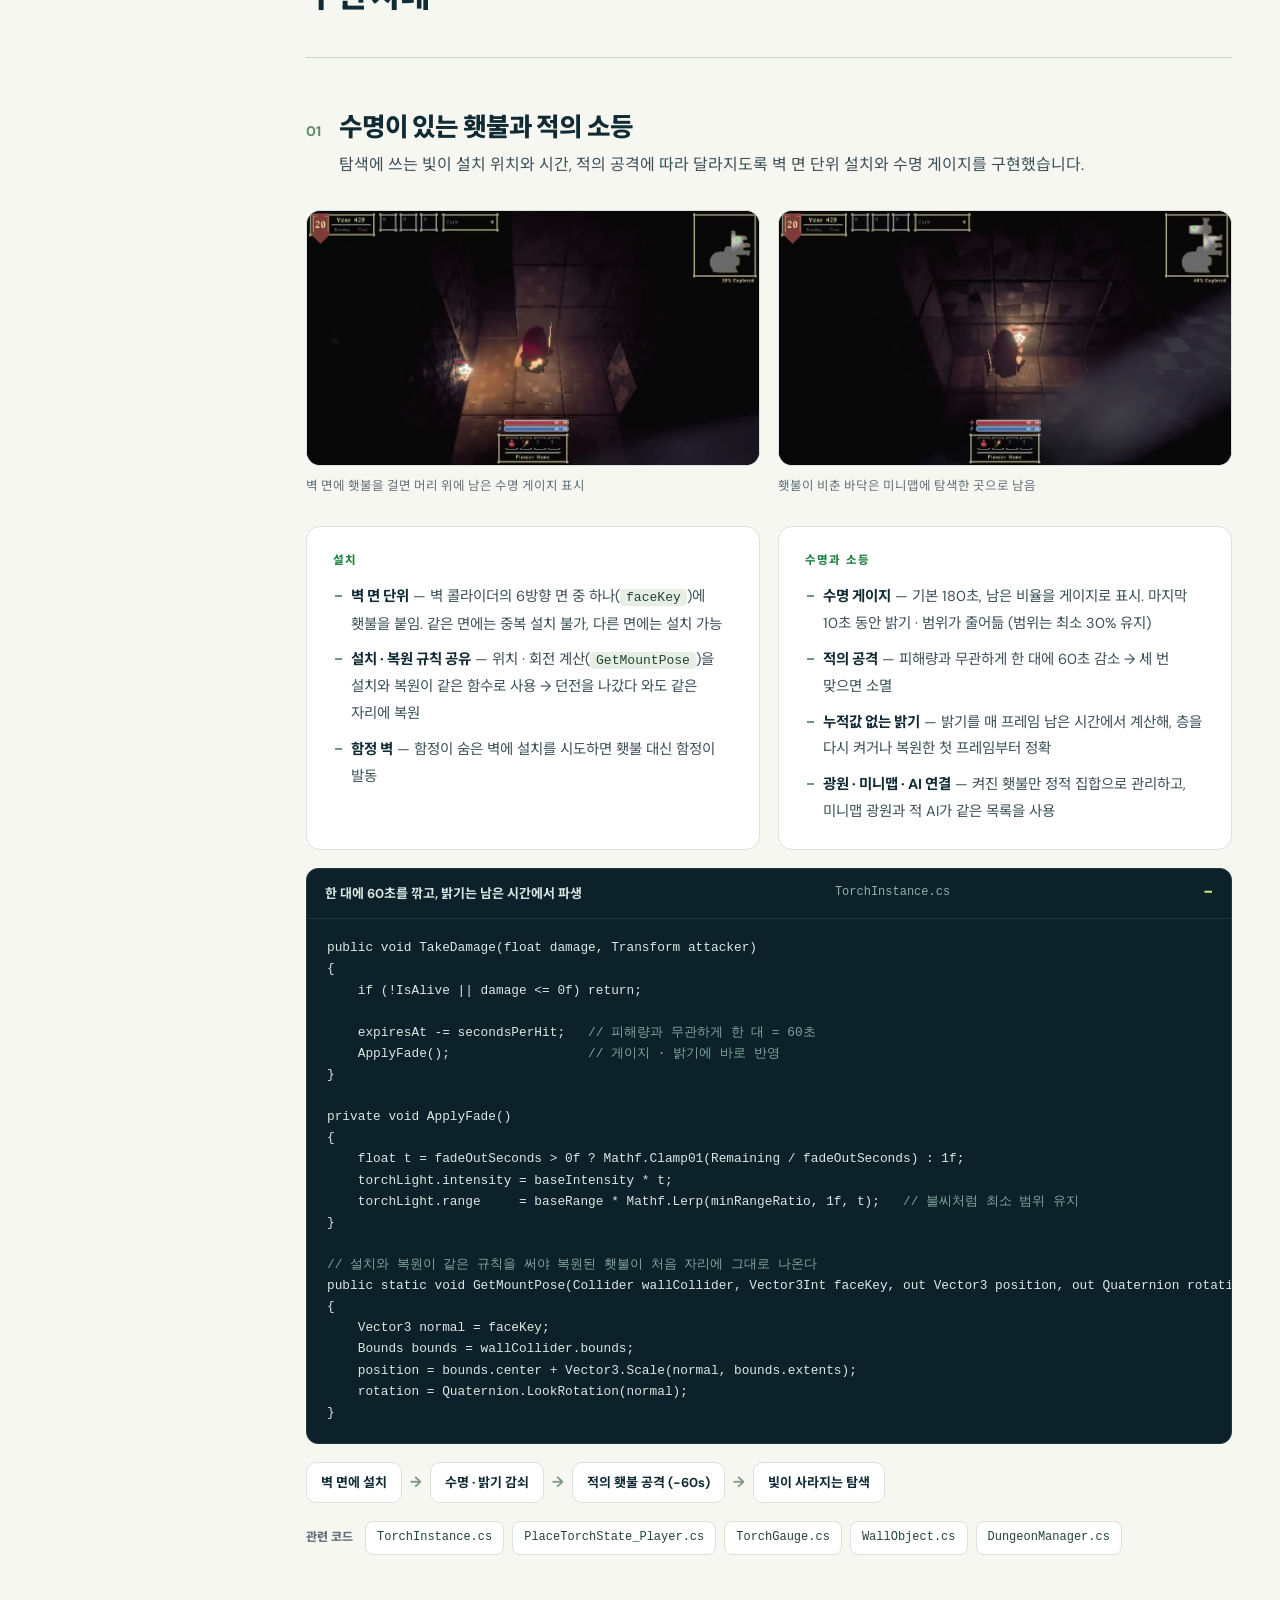
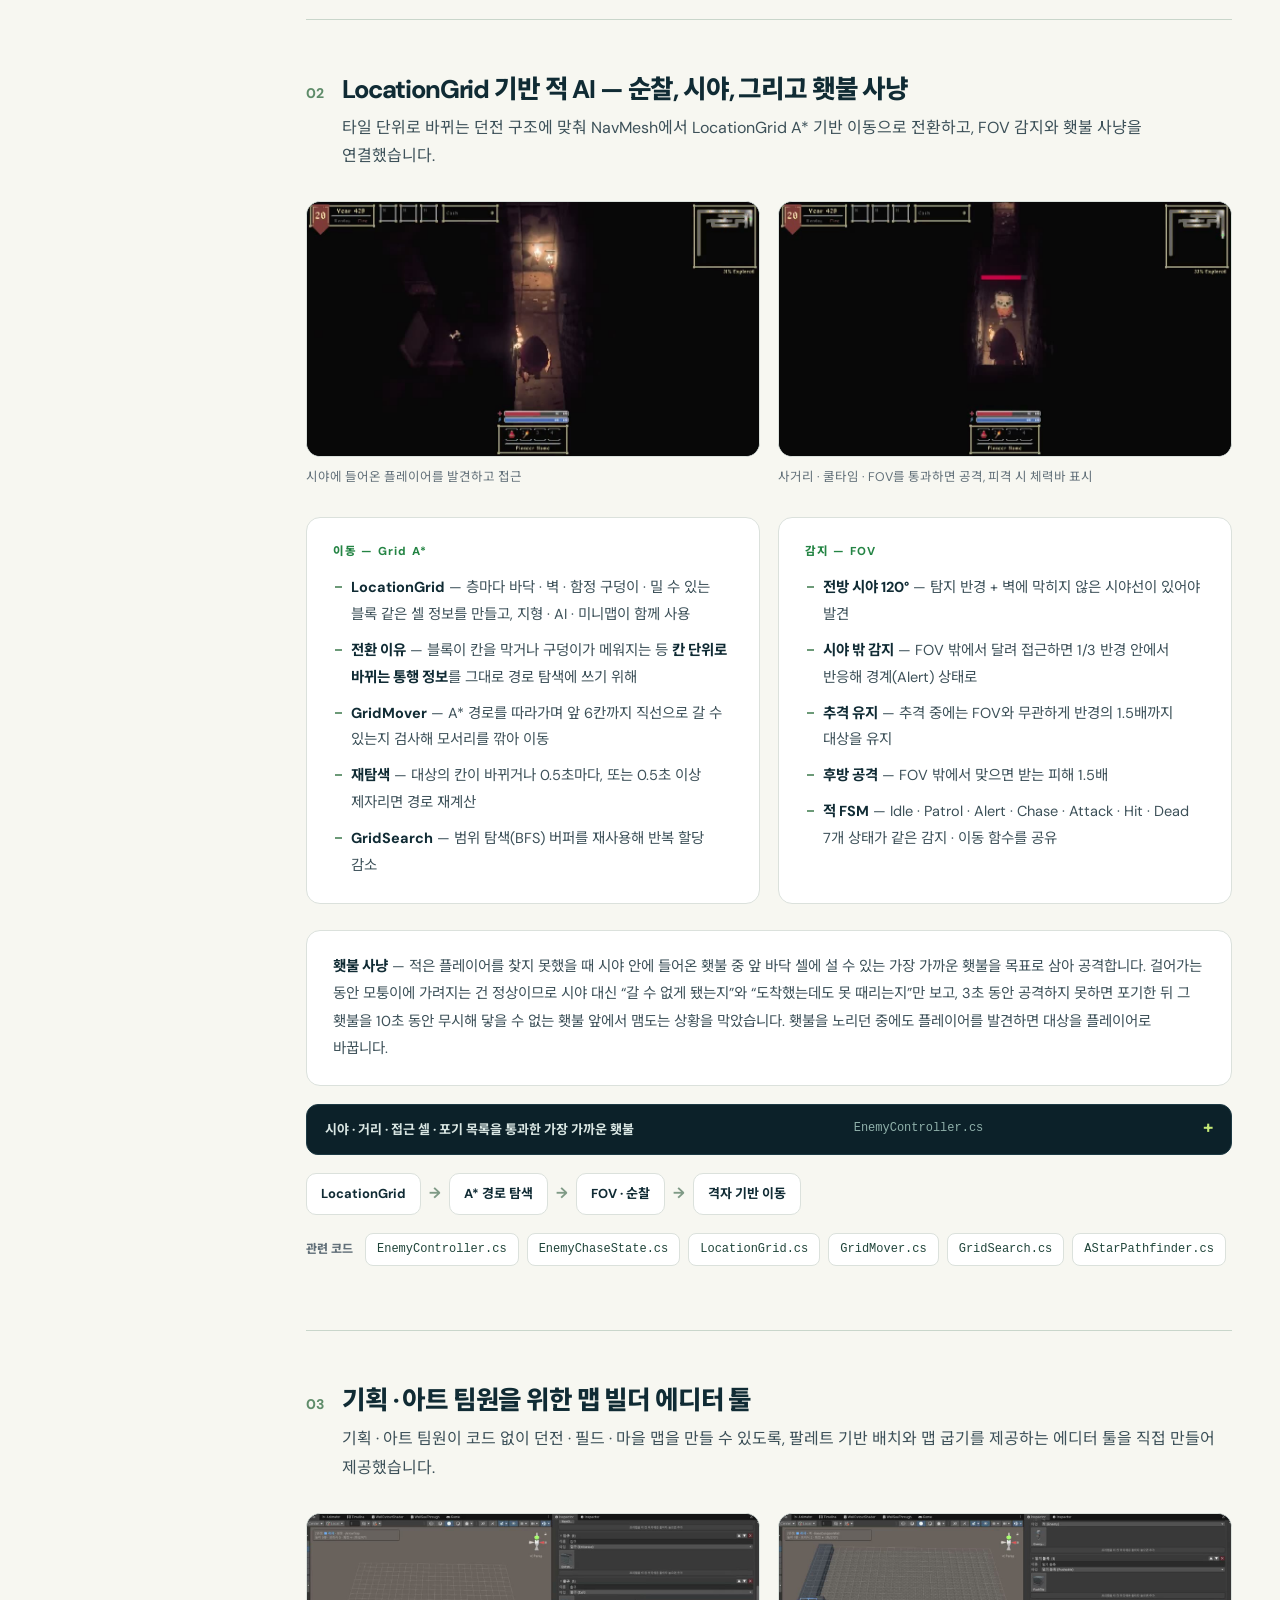
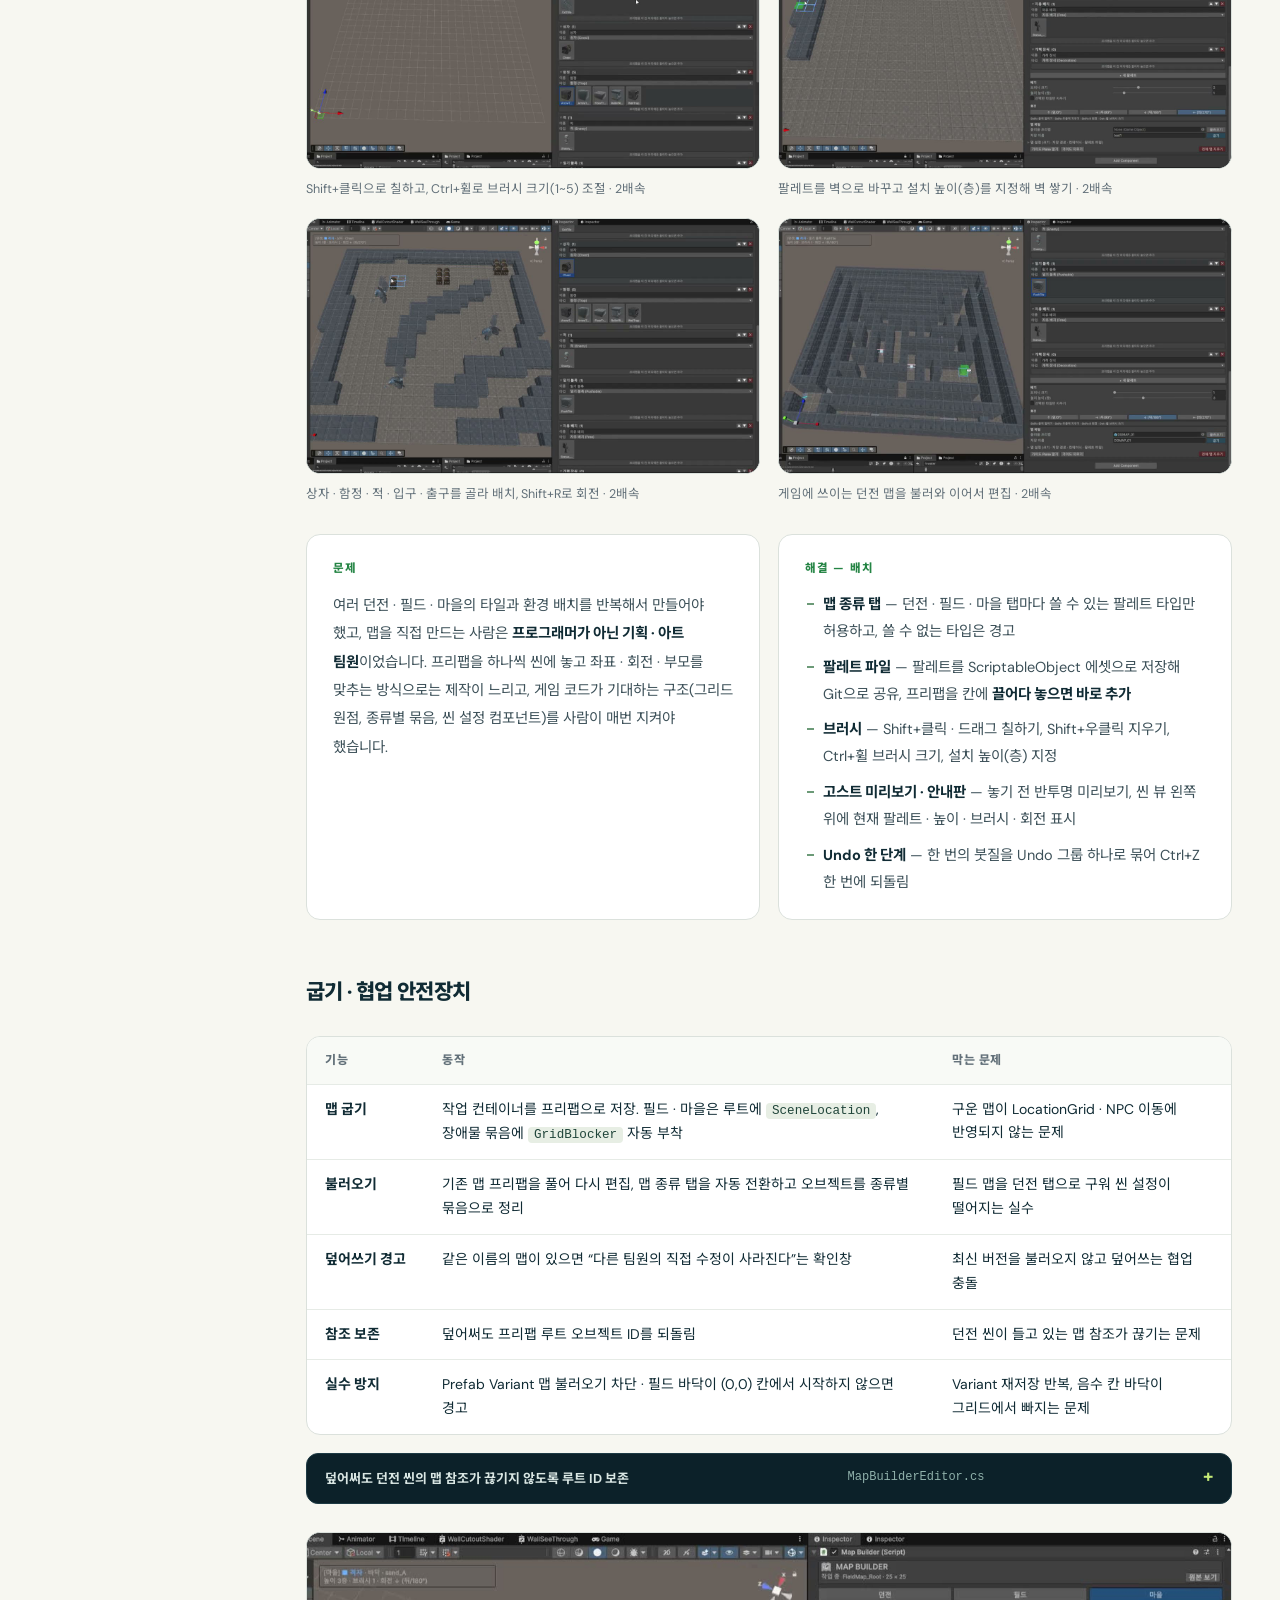
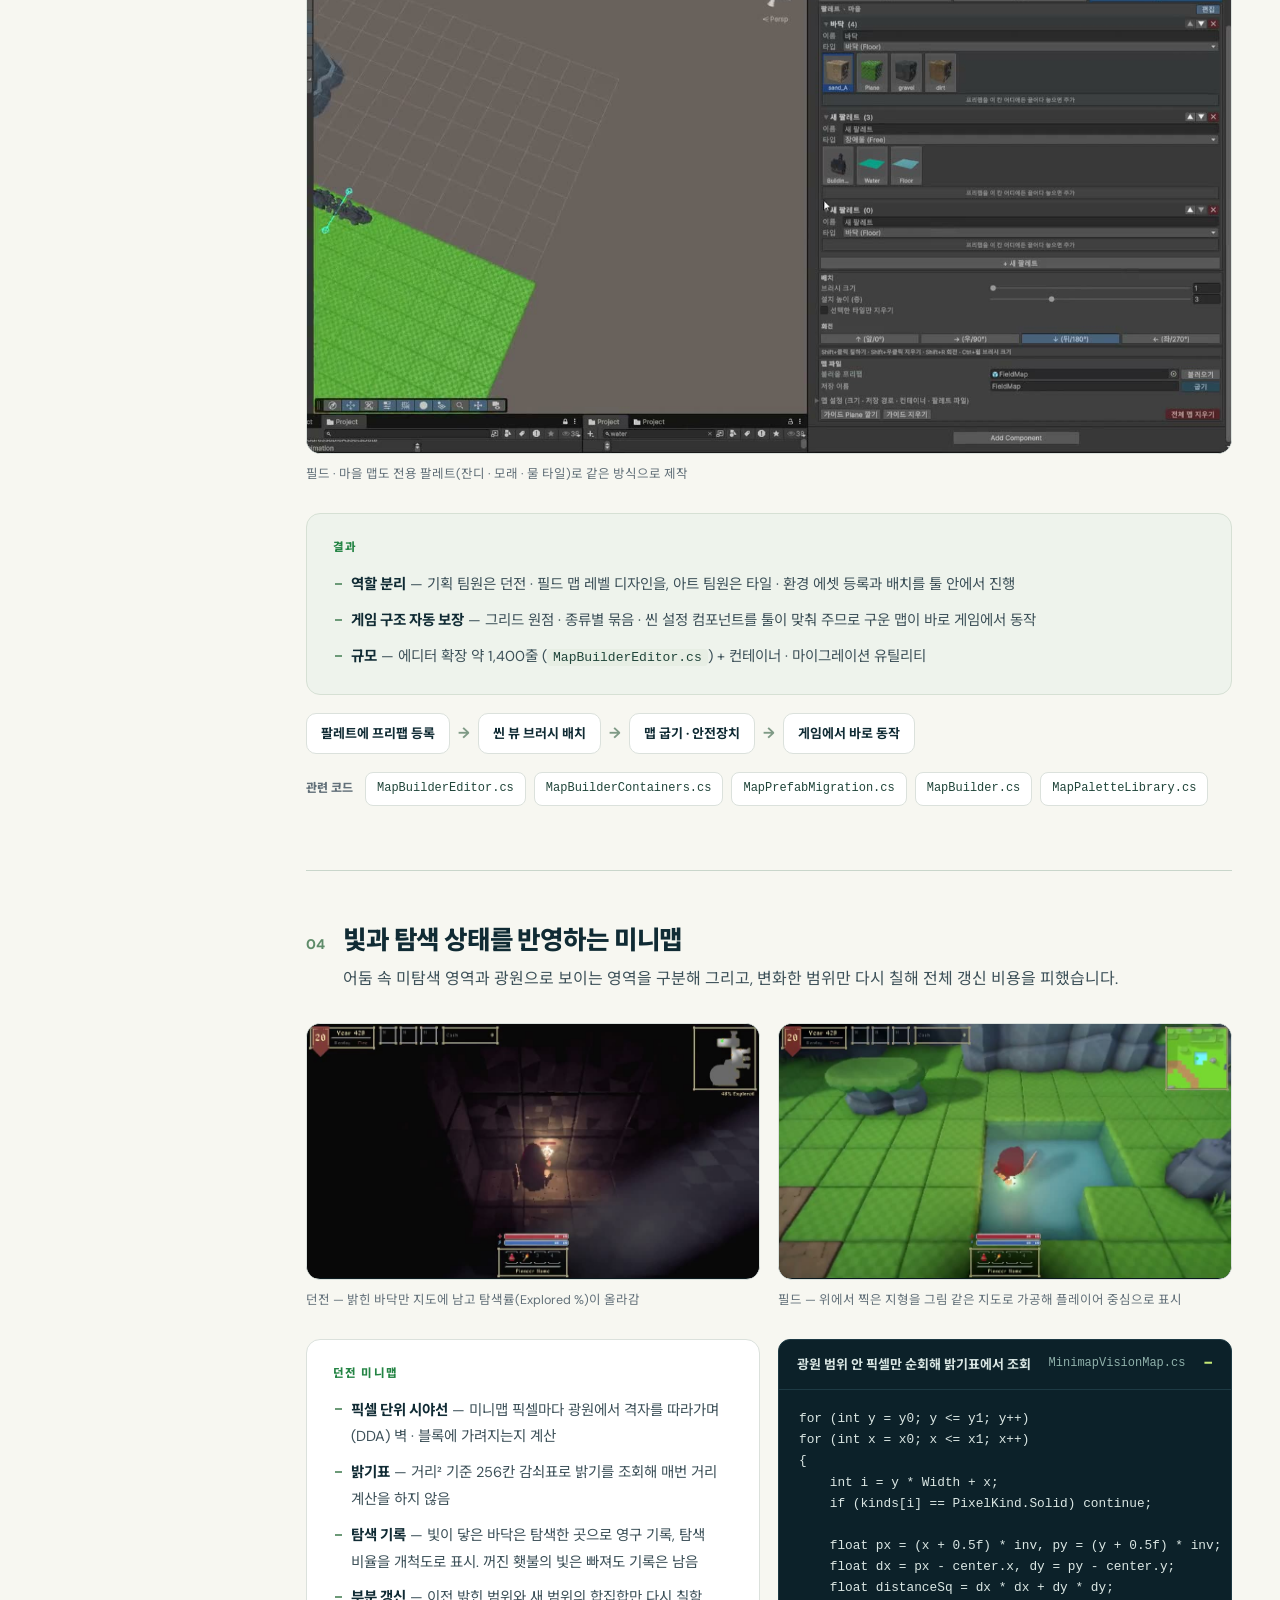
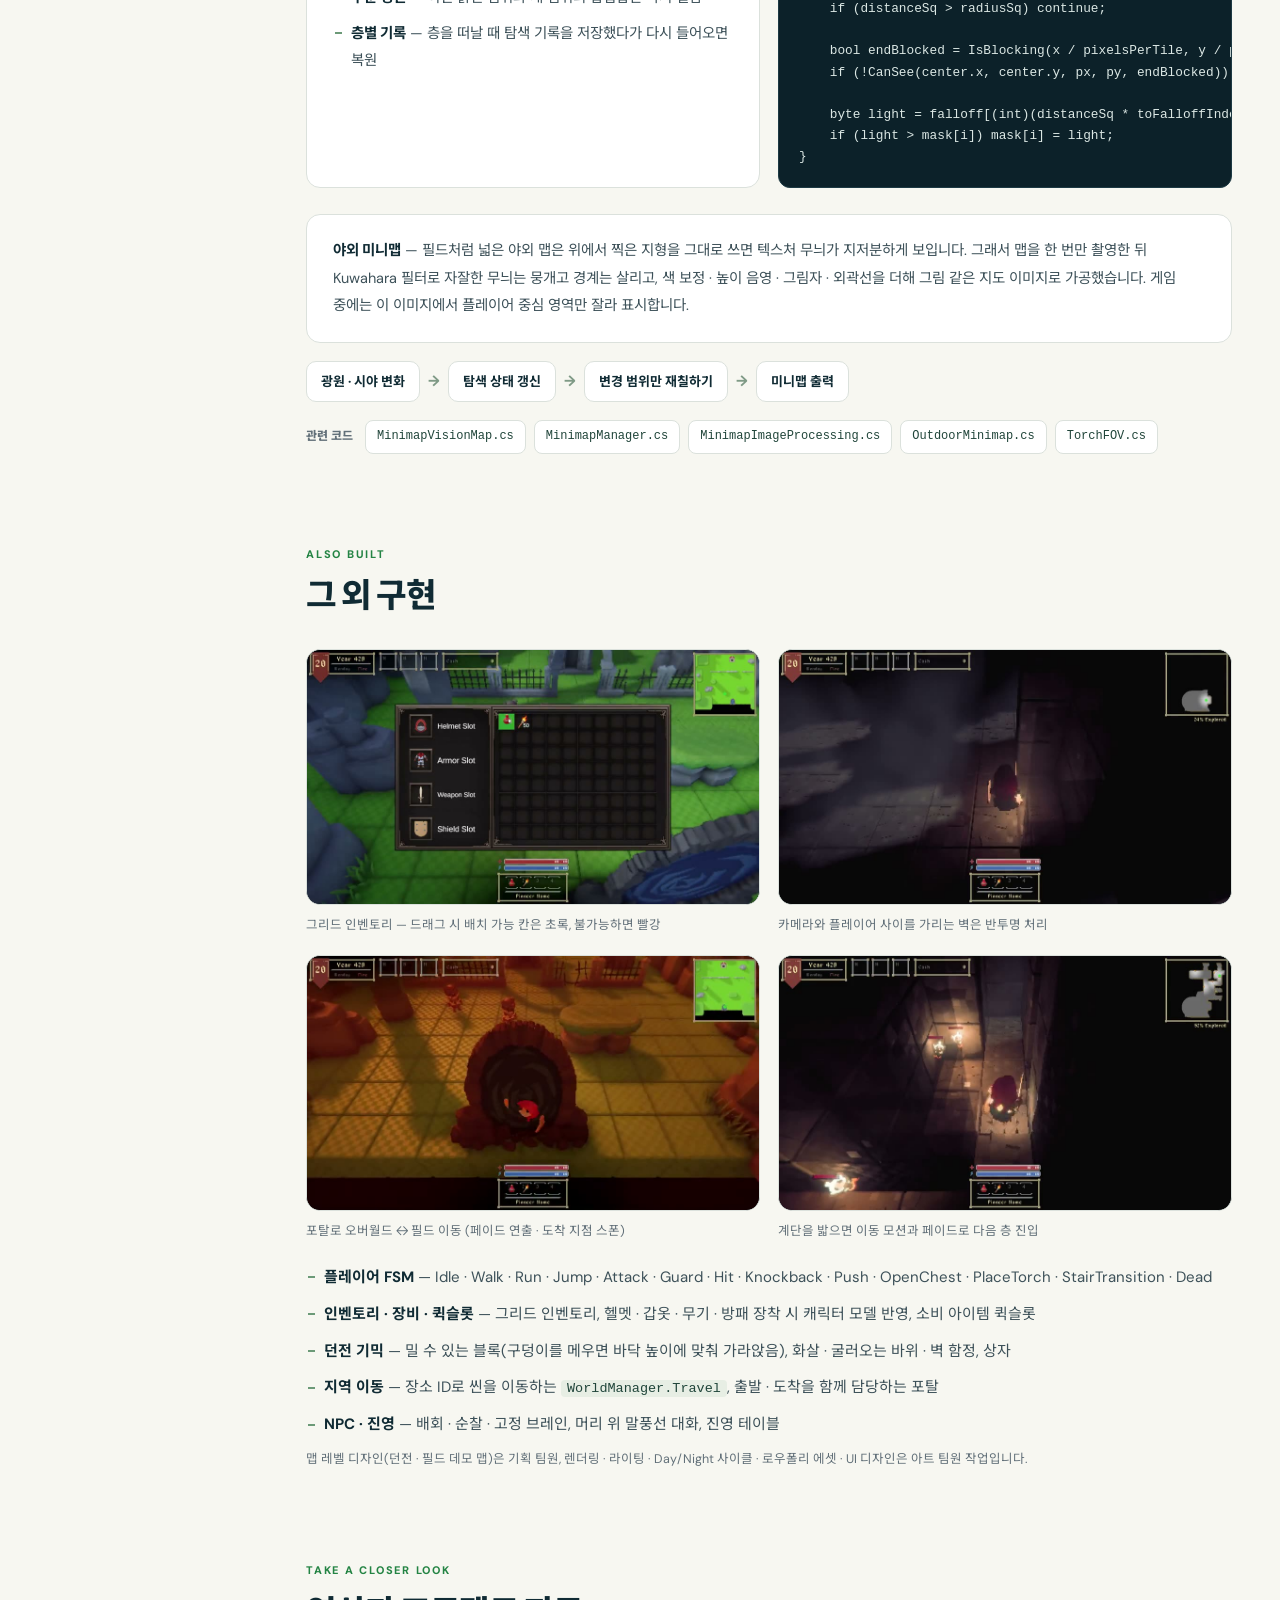
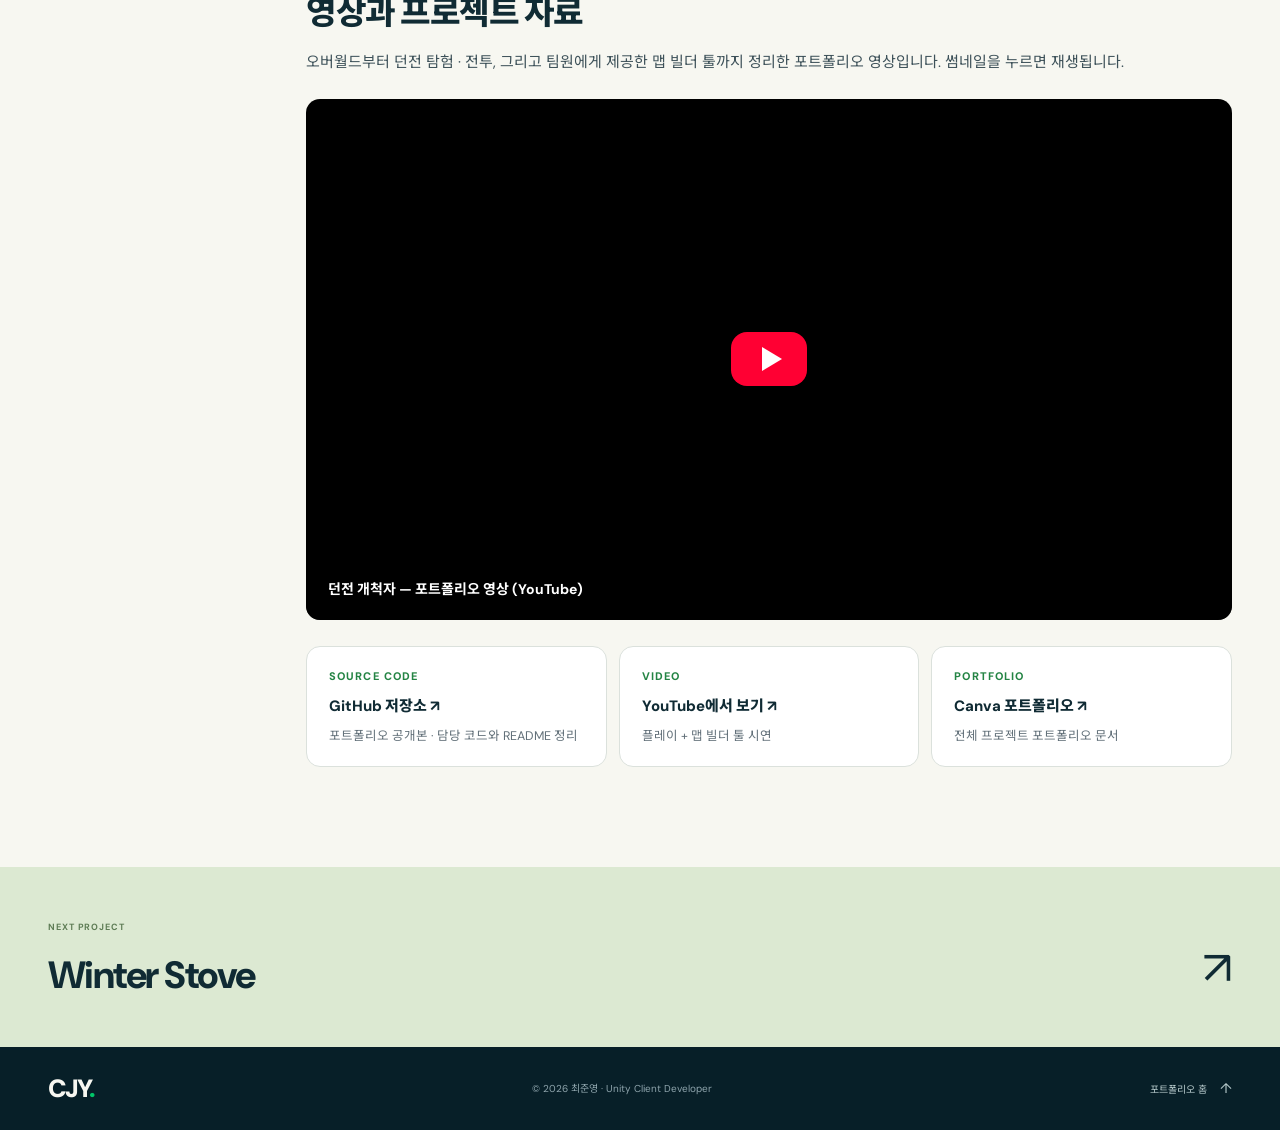
<file: projects/dungeon-pioneer.html>
<!doctype html>
<html lang="ko">
<head>
<meta charset="utf-8">
<meta name="viewport" content="width=device-width, initial-scale=1">
<meta name="theme-color" content="#071f28">
<meta name="description" content="횃불로 어둠을 밝히며 던전을 개척하는 3D 던전 탐험 액션 (개발 중). 수명이 있는 횃불, LocationGrid A* 적 AI, 기획 · 아트 팀원에게 제공한 맵 빌더 에디터 툴, 시야 기반 미니맵 구현 사례.">
<title>던전 개척자 · 최준영</title>
<link rel="icon" type="image/svg+xml" href="../assets/favicon.svg">
<link rel="preconnect" href="https://fonts.googleapis.com">
<link rel="preconnect" href="https://fonts.gstatic.com" crossorigin>
<link href="https://fonts.googleapis.com/css2?family=DM+Sans:wght@400;500;600;700;800;900&family=Noto+Sans+KR:wght@400;500;600;700;800;900&display=swap" rel="stylesheet">
<link rel="stylesheet" href="../project-detail.css?v=2026101202">
<link rel="stylesheet" href="../project-case.css?v=2026101202">
<script src="../project-detail.js?v=2026101202" defer></script>
</head>
<body id="top" class="detail-page case-page" style="--project-accent:#ddbbff">
<a class="skip-link" href="#main">본문으로 바로가기</a>
<header class="site-header"><div class="shell header-inner"><a class="brand" href="../index.html" aria-label="최준영 포트폴리오 홈">CJY<span>.</span></a><button class="menu-toggle" aria-label="메뉴 열기" aria-expanded="false" aria-controls="site-nav"><span></span><span></span></button><nav id="site-nav" aria-label="주 메뉴"><a href="../index.html#projects">Projects</a><a href="../index.html#about">About</a><a href="../index.html#contact">Contact</a><a class="nav-external" href="https://github.com/chlwnsdud2025" target="_blank" rel="noopener noreferrer">GitHub <span aria-hidden="true">↗</span></a></nav></div></header>

<main id="main">
<section class="detail-hero"><div class="shell">
  <div class="breadcrumb"><a href="../index.html#projects">PROJECTS</a><span>/</span><span>던전 개척자</span></div>
  <div class="detail-hero-heading">
    <div>
      <p class="eyebrow">PROJECT CASE STUDY · 개발 중</p>
      <h1>던전 개척자</h1>
      <p class="cs-tagline">횃불로 어둠을 밝히며 던전을 개척하는 <b>3D 던전 탐험 액션</b>입니다. 빛의 수명과 시야가 탐색과 적의 행동에 직접 연결되며, 저는 메인 개발자로 횃불 · 적 AI · 던전 · 미니맵 · 전투 · UI를 구현하고, 기획 · 아트 팀원이 쓰는 <b>맵 빌더 에디터 툴</b>을 직접 만들어 제공했습니다.</p>
      <div class="cs-hero-actions">
        <a class="primary" href="https://www.youtube.com/watch?v=2XpqfbCuGMY" target="_blank" rel="noopener noreferrer">포트폴리오 영상 <span aria-hidden="true">↗</span></a>
        <a href="https://github.com/chlwnsdud2025/Dungeon-Pioneer-Portfolio" target="_blank" rel="noopener noreferrer">GitHub 코드 <span aria-hidden="true">↗</span></a>
        <a href="https://www.canva.com/d/mzu8Fvwvj8IVG7d" target="_blank" rel="noopener noreferrer">Canva 포트폴리오 <span aria-hidden="true">↗</span></a>
      </div>
    </div>
    <a class="button button-outline" href="#torch">구현 사례 보기 <span aria-hidden="true">↓</span></a>
  </div>
  <div class="video-player"><video autoplay muted loop playsinline controls preload="metadata" poster="../media/projects/dungeon-pioneer/trailer-poster.jpg" aria-label="던전 개척자 20초 플레이 하이라이트"><source src="../media/projects/dungeon-pioneer/trailer.mp4" type="video/mp4"></video><p class="video-fallback" hidden>영상을 불러오지 못했습니다. <a href="../media/projects/dungeon-pioneer/trailer.mp4">영상 파일 열기</a></p></div>
  <div class="project-facts">
    <div><span>PERIOD</span><strong>2026.06.17 — 현재 (개발 중)</strong></div>
    <div><span>TEAM</span><strong>3인 팀 프로젝트 (개발 · 기획 · 아트)</strong></div>
    <div><span>MY ROLE</span><strong>메인 개발 · 횃불 · 적 AI · 던전 · 미니맵 · 전투 · UI · 맵 빌더 툴</strong></div>
    <div><span>ENGINE / PLATFORM</span><strong>Unity 6 (6000.3.17f1) · PC</strong></div>
  </div>
</div></section>

<div class="shell detail-layout">
<aside class="detail-toc"><span>IN THIS PROJECT</span><nav aria-label="프로젝트 목차">
  <a href="#overview">프로젝트 개요</a>
  <a href="#game">게임 소개</a>
  <a href="#torch">01 횃불 시스템</a>
  <a href="#enemy">02 Grid 기반 적 AI</a>
  <a href="#builder">03 맵 빌더 툴</a>
  <a href="#minimap">04 시야 기반 미니맵</a>
  <a href="#more">그 외 구현</a>
  <a href="#resources">영상 · 자료</a>
</nav><a class="toc-home" href="../index.html#projects">← 다른 프로젝트</a></aside>

<div class="detail-body">

<!-- ================= OVERVIEW ================= -->
<section class="cs-section" id="overview">
  <p class="eyebrow">PROJECT OVERVIEW</p>
  <h2>빛이 곧 길이 되는 던전 탐험</h2>
  <p class="cs-lead">던전 개척자의 던전은 기본적으로 어둡습니다. 플레이어는 벽에 횃불을 걸어 길을 밝히고, 밝힌 곳만큼 지도가 채워지며 던전을 “개척”합니다. 하지만 횃불에는 수명이 있고, 적은 플레이어뿐 아니라 횃불을 노리고 꺼뜨립니다. <strong>빛이 탐색 자원이자 전투의 대상</strong>이 되는 구조입니다.</p>
  <p class="cs-lead">3인 팀(개발 · 기획 · 아트)에서 메인 개발을 맡아 횃불 · 적 AI · 던전 · 미니맵 · 전투 · UI를 구현하고 있습니다. 또 맵을 만드는 기획 · 아트 팀원이 <strong>코드 없이 던전 · 필드 · 마을 맵을 만들 수 있도록 맵 빌더 에디터 툴</strong>을 직접 만들어 제공했습니다. 현재 개발이 진행 중인 프로젝트입니다.</p>

  <div class="cs-role">
    <div>
      <h3>내가 맡은 일</h3>
      <ul class="cs-list">
        <li><strong>횃불 시스템</strong> — 벽 면 단위 설치 · 수명 게이지 · 적의 소등 · 던전 재입장 시 복원</li>
        <li><strong>Grid 기반 적 AI</strong> — NavMesh에서 LocationGrid A*로 전환, 순찰 · FOV 추적 · 횃불 사냥</li>
        <li><strong>맵 빌더 에디터 툴</strong> — 팔레트 기반 배치와 던전 / 필드 / 마을 맵 굽기, 기획 · 아트 팀원에게 제공</li>
        <li><strong>시야 기반 미니맵</strong> — 광원 · 탐색 상태 반영, 바뀐 범위만 다시 칠하기, 야외 지도 이미지 가공</li>
        <li><strong>전투 · UI · 월드</strong> — 플레이어 · 적 FSM, 인벤토리 · 장비 · 퀵슬롯, 포탈 · 층 이동</li>
      </ul>
    </div>
    <div>
      <h3>프로젝트 정보</h3>
      <ul class="cs-list">
        <li><strong>장르</strong> — 3D 던전 탐험 액션 (탑다운 쿼터뷰)</li>
        <li><strong>개발 기간</strong> — 2026.06.17 – 현재 (개발 중) · 3인 팀</li>
        <li><strong>개발 환경</strong> — Unity 6 (6000.3.17f1), C#, URP, Input System</li>
        <li><strong>팀원 담당</strong> — 기획: 던전 · 필드 맵 레벨 디자인 / 아트: 렌더링 · 라이팅 · Day/Night · 에셋 · UI 디자인</li>
        <li><strong>저장소</strong> — 포트폴리오 공개본 (유료 · 외부 에셋 제외, 커밋 기록 유지)</li>
      </ul>
    </div>
  </div>
  <div class="cs-tags"><span>Unity 6</span><span>C#</span><span>URP</span><span>Grid A*</span><span>FSM</span><span>Editor Tools</span><span>Minimap</span><span>Image Processing</span></div>
</section>

<!-- ================= GAME ================= -->
<section class="cs-section" id="game">
  <p class="eyebrow">THE GAME</p>
  <h2>횃불을 걸고, 지도를 채우고, 빛을 지킨다</h2>
  <p class="cs-lead">오버월드에서 던전 입구로 들어가면, 손에 든 횃불이 닿는 곳만 보이는 어두운 던전이 시작됩니다. 벽에 횃불을 걸어 길을 밝히고, 계단을 따라 층을 내려가며 적과 함정을 넘어 던전을 개척합니다.</p>

  <div class="cs-grid">
    <figure>
      <div class="cs-media"><video class="cs-clip" width="960" height="540" muted loop playsinline preload="none" poster="../media/projects/dungeon-pioneer/clips/dungeon_dark.jpg" data-src="../media/projects/dungeon-pioneer/clips/dungeon_dark.mp4" aria-label="손에 든 횃불 빛만 닿는 어두운 던전"></video></div>
      <figcaption>던전 입장 — 손에 든 횃불이 닿는 범위만 보임</figcaption>
    </figure>
    <figure>
      <div class="cs-media"><video class="cs-clip" width="960" height="540" muted loop playsinline preload="none" poster="../media/projects/dungeon-pioneer/clips/enemy_combat.jpg" data-src="../media/projects/dungeon-pioneer/clips/enemy_combat.mp4" aria-label="좁은 통로에서 적과 전투"></video></div>
      <figcaption>통로에서 마주친 적과 전투 — 피격 시 체력바 표시</figcaption>
    </figure>
  </div>

  <div class="cs-cards">
    <div class="cs-card"><span class="tag">DARK</span><h3>어둠이 기본</h3><p>던전은 플레이어 주변만 보입니다. 앞을 보려면 빛이 필요하고, 빛이 닿지 않은 곳은 지도에도 남지 않습니다.</p></div>
    <div class="cs-card"><span class="tag">TORCH</span><h3>횃불이 길이 된다</h3><p>벽의 원하는 면에 횃불을 걸어 길을 밝힙니다. 횃불이 비춘 곳은 탐색한 곳으로 지도에 영구히 기록됩니다.</p></div>
    <div class="cs-card"><span class="tag">ENEMY</span><h3>빛을 노리는 적</h3><p>적은 시야 안에 들어온 플레이어를 쫓고, 근처의 횃불을 때려 꺼뜨립니다. 수명이 깎인 횃불은 결국 사라집니다.</p></div>
    <div class="cs-card"><span class="tag">EXPLORE</span><h3>개척도</h3><p>미니맵에 지금까지 밝힌 바닥의 비율이 표시됩니다. 던전을 얼마나 개척했는지가 진행의 지표가 됩니다.</p></div>
  </div>
</section>

<!-- ================= 01 TORCH ================= -->
<section class="cs-section" id="torch">
  <p class="eyebrow">ENGINEERING NOTES</p>
  <h2>구현 사례</h2>

  <article class="cs-case">
    <div class="cs-case-head"><span class="num">01</span><h3>수명이 있는 횃불과 적의 소등</h3><p>탐색에 쓰는 빛이 설치 위치와 시간, 적의 공격에 따라 달라지도록 벽 면 단위 설치와 수명 게이지를 구현했습니다.</p></div>

    <div class="cs-grid">
      <figure><div class="cs-media"><video class="cs-clip" width="960" height="540" muted loop playsinline preload="none" poster="../media/projects/dungeon-pioneer/clips/torch_place.jpg" data-src="../media/projects/dungeon-pioneer/clips/torch_place.mp4" aria-label="벽 면에 횃불을 설치하는 장면"></video></div><figcaption>벽 면에 횃불을 걸면 머리 위에 남은 수명 게이지 표시</figcaption></figure>
      <figure><div class="cs-media"><video class="cs-clip" width="960" height="540" muted loop playsinline preload="none" poster="../media/projects/dungeon-pioneer/clips/minimap_explore.jpg" data-src="../media/projects/dungeon-pioneer/clips/minimap_explore.mp4" aria-label="횃불이 비춘 곳이 미니맵에 기록되는 장면"></video></div><figcaption>횃불이 비춘 바닥은 미니맵에 탐색한 곳으로 남음</figcaption></figure>
    </div>

    <div class="cs-body">
      <div class="cs-block"><span class="cs-label">설치</span><ul class="cs-list">
        <li><strong>벽 면 단위</strong> — 벽 콜라이더의 6방향 면 중 하나(<code class="k">faceKey</code>)에 횃불을 붙임. 같은 면에는 중복 설치 불가, 다른 면에는 설치 가능</li>
        <li><strong>설치 · 복원 규칙 공유</strong> — 위치 · 회전 계산(<code class="k">GetMountPose</code>)을 설치와 복원이 같은 함수로 사용 → 던전을 나갔다 와도 같은 자리에 복원</li>
        <li><strong>함정 벽</strong> — 함정이 숨은 벽에 설치를 시도하면 횃불 대신 함정이 발동</li>
      </ul></div>
      <div class="cs-block"><span class="cs-label">수명과 소등</span><ul class="cs-list">
        <li><strong>수명 게이지</strong> — 기본 180초, 남은 비율을 게이지로 표시. 마지막 10초 동안 밝기 · 범위가 줄어듦 (범위는 최소 30% 유지)</li>
        <li><strong>적의 공격</strong> — 피해량과 무관하게 한 대에 60초 감소 → 세 번 맞으면 소멸</li>
        <li><strong>누적값 없는 밝기</strong> — 밝기를 매 프레임 남은 시간에서 계산해, 층을 다시 켜거나 복원한 첫 프레임부터 정확</li>
        <li><strong>광원 · 미니맵 · AI 연결</strong> — 켜진 횃불만 정적 집합으로 관리하고, 미니맵 광원과 적 AI가 같은 목록을 사용</li>
      </ul></div>
    </div>

    <details class="cs-code" open><summary>한 대에 60초를 깎고, 밝기는 남은 시간에서 파생 <span>TorchInstance.cs</span></summary><pre><code>public void TakeDamage(float damage, Transform attacker)
{
    if (!IsAlive || damage &lt;= 0f) return;

    expiresAt -= secondsPerHit;   <span class="c">// 피해량과 무관하게 한 대 = 60초</span>
    ApplyFade();                  <span class="c">// 게이지 · 밝기에 바로 반영</span>
}

private void ApplyFade()
{
    float t = fadeOutSeconds &gt; 0f ? Mathf.Clamp01(Remaining / fadeOutSeconds) : 1f;
    torchLight.intensity = baseIntensity * t;
    torchLight.range     = baseRange * Mathf.Lerp(minRangeRatio, 1f, t);   <span class="c">// 불씨처럼 최소 범위 유지</span>
}

<span class="c">// 설치와 복원이 같은 규칙을 써야 복원된 횃불이 처음 자리에 그대로 나온다</span>
public static void GetMountPose(Collider wallCollider, Vector3Int faceKey, out Vector3 position, out Quaternion rotation)
{
    Vector3 normal = faceKey;
    Bounds bounds = wallCollider.bounds;
    position = bounds.center + Vector3.Scale(normal, bounds.extents);
    rotation = Quaternion.LookRotation(normal);
}</code></pre></details>

    <div class="cs-flow"><span>벽 면에 설치</span><i>→</i><span>수명 · 밝기 감쇠</span><i>→</i><span>적의 횃불 공격 (−60s)</span><i>→</i><span>빛이 사라지는 탐색</span></div>
    <div class="cs-src"><span>관련 코드</span><a href="https://github.com/chlwnsdud2025/Dungeon-Pioneer-Portfolio/blob/main/Project%20DP/Assets/Scripts/Map/TorchInstance.cs" target="_blank" rel="noopener noreferrer">TorchInstance.cs</a><a href="https://github.com/chlwnsdud2025/Dungeon-Pioneer-Portfolio/blob/main/Project%20DP/Assets/Scripts/Player/State/PlaceTorchState_Player.cs" target="_blank" rel="noopener noreferrer">PlaceTorchState_Player.cs</a><a href="https://github.com/chlwnsdud2025/Dungeon-Pioneer-Portfolio/blob/main/Project%20DP/Assets/Scripts/UI/Components/TorchGauge.cs" target="_blank" rel="noopener noreferrer">TorchGauge.cs</a><a href="https://github.com/chlwnsdud2025/Dungeon-Pioneer-Portfolio/blob/main/Project%20DP/Assets/Scripts/Map/WallObject.cs" target="_blank" rel="noopener noreferrer">WallObject.cs</a><a href="https://github.com/chlwnsdud2025/Dungeon-Pioneer-Portfolio/blob/main/Project%20DP/Assets/Scripts/Core/DungeonManager.cs" target="_blank" rel="noopener noreferrer">DungeonManager.cs</a></div>
  </article>

  <!-- ================= 02 ENEMY ================= -->
  <article class="cs-case" id="enemy">
    <div class="cs-case-head"><span class="num">02</span><h3>LocationGrid 기반 적 AI — 순찰, 시야, 그리고 횃불 사냥</h3><p>타일 단위로 바뀌는 던전 구조에 맞춰 NavMesh에서 LocationGrid A* 기반 이동으로 전환하고, FOV 감지와 횃불 사냥을 연결했습니다.</p></div>

    <div class="cs-grid">
      <figure><div class="cs-media"><video class="cs-clip" width="960" height="540" muted loop playsinline preload="none" poster="../media/projects/dungeon-pioneer/clips/enemy_chase.jpg" data-src="../media/projects/dungeon-pioneer/clips/enemy_chase.mp4" aria-label="통로에서 플레이어에게 다가오는 적"></video></div><figcaption>시야에 들어온 플레이어를 발견하고 접근</figcaption></figure>
      <figure><div class="cs-media"><video class="cs-clip" width="960" height="540" muted loop playsinline preload="none" poster="../media/projects/dungeon-pioneer/clips/enemy_combat.jpg" data-src="../media/projects/dungeon-pioneer/clips/enemy_combat.mp4" aria-label="적과 근접 전투"></video></div><figcaption>사거리 · 쿨타임 · FOV를 통과하면 공격, 피격 시 체력바 표시</figcaption></figure>
    </div>

    <div class="cs-body">
      <div class="cs-block"><span class="cs-label">이동 — Grid A*</span><ul class="cs-list">
        <li><strong>LocationGrid</strong> — 층마다 바닥 · 벽 · 함정 구덩이 · 밀 수 있는 블록 같은 셀 정보를 만들고, 지형 · AI · 미니맵이 함께 사용</li>
        <li><strong>전환 이유</strong> — 블록이 칸을 막거나 구덩이가 메워지는 등 <strong>칸 단위로 바뀌는 통행 정보</strong>를 그대로 경로 탐색에 쓰기 위해</li>
        <li><strong>GridMover</strong> — A* 경로를 따라가며 앞 6칸까지 직선으로 갈 수 있는지 검사해 모서리를 깎아 이동</li>
        <li><strong>재탐색</strong> — 대상의 칸이 바뀌거나 0.5초마다, 또는 0.5초 이상 제자리면 경로 재계산</li>
        <li><strong>GridSearch</strong> — 범위 탐색(BFS) 버퍼를 재사용해 반복 할당 감소</li>
      </ul></div>
      <div class="cs-block"><span class="cs-label">감지 — FOV</span><ul class="cs-list">
        <li><strong>전방 시야 120°</strong> — 탐지 반경 + 벽에 막히지 않은 시야선이 있어야 발견</li>
        <li><strong>시야 밖 감지</strong> — FOV 밖에서 달려 접근하면 1/3 반경 안에서 반응해 경계(Alert) 상태로</li>
        <li><strong>추격 유지</strong> — 추격 중에는 FOV와 무관하게 반경의 1.5배까지 대상을 유지</li>
        <li><strong>후방 공격</strong> — FOV 밖에서 맞으면 받는 피해 1.5배</li>
        <li><strong>적 FSM</strong> — Idle · Patrol · Alert · Chase · Attack · Hit · Dead 7개 상태가 같은 감지 · 이동 함수를 공유</li>
      </ul></div>
    </div>

    <div class="cs-callout"><p><strong>횃불 사냥</strong> — 적은 플레이어를 찾지 못했을 때 시야 안에 들어온 횃불 중 앞 바닥 셀에 설 수 있는 가장 가까운 횃불을 목표로 삼아 공격합니다. 걸어가는 동안 모퉁이에 가려지는 건 정상이므로 시야 대신 “갈 수 없게 됐는지”와 “도착했는데도 못 때리는지”만 보고, 3초 동안 공격하지 못하면 포기한 뒤 그 횃불을 10초 동안 무시해 닿을 수 없는 횃불 앞에서 맴도는 상황을 막았습니다. 횃불을 노리던 중에도 플레이어를 발견하면 대상을 플레이어로 바꿉니다.</p></div>

    <details class="cs-code"><summary>시야 · 거리 · 접근 셀 · 포기 목록을 통과한 가장 가까운 횃불 <span>EnemyController.cs</span></summary><pre><code>foreach (TorchInstance torch in TorchInstance.EnumerateActiveTorches())
{
    if (torch == null || !torch.IsAlive) continue;
    if (IsTargetIgnored(torch)) continue;                       <span class="c">// 최근에 포기한 횃불</span>

    float distance = GetHorizontalDistanceTo(torch.transform.position);
    if (distance &gt; detectionRadius || distance &gt;= nearestDistance) continue;
    if (!IsInFieldOfView(torch.transform.position)) continue;
    if (!Grid.IsPassable(torch.ApproachCell, false)) continue;  <span class="c">// 횃불 앞 칸에 설 수 있어야 함</span>
    if (!CanSeeTarget(torch)) continue;                         <span class="c">// 벽에서 살짝 띄운 AimPoint로 시야선 검사</span>

    nearestDistance = distance;
    nearest = torch;
}</code></pre></details>

    <div class="cs-flow"><span>LocationGrid</span><i>→</i><span>A* 경로 탐색</span><i>→</i><span>FOV · 순찰</span><i>→</i><span>격자 기반 이동</span></div>
    <div class="cs-src"><span>관련 코드</span><a href="https://github.com/chlwnsdud2025/Dungeon-Pioneer-Portfolio/blob/main/Project%20DP/Assets/Scripts/Enemy/EnemyController.cs" target="_blank" rel="noopener noreferrer">EnemyController.cs</a><a href="https://github.com/chlwnsdud2025/Dungeon-Pioneer-Portfolio/blob/main/Project%20DP/Assets/Scripts/Enemy/State/EnemyChaseState.cs" target="_blank" rel="noopener noreferrer">EnemyChaseState.cs</a><a href="https://github.com/chlwnsdud2025/Dungeon-Pioneer-Portfolio/blob/main/Project%20DP/Assets/Scripts/World/Grid/LocationGrid.cs" target="_blank" rel="noopener noreferrer">LocationGrid.cs</a><a href="https://github.com/chlwnsdud2025/Dungeon-Pioneer-Portfolio/blob/main/Project%20DP/Assets/Scripts/Actor/GridMover.cs" target="_blank" rel="noopener noreferrer">GridMover.cs</a><a href="https://github.com/chlwnsdud2025/Dungeon-Pioneer-Portfolio/blob/main/Project%20DP/Assets/Scripts/Actor/GridSearch.cs" target="_blank" rel="noopener noreferrer">GridSearch.cs</a><a href="https://github.com/chlwnsdud2025/Dungeon-Pioneer-Portfolio/blob/main/Project%20DP/Assets/Scripts/Pathfinding/AStarPathfinder.cs" target="_blank" rel="noopener noreferrer">AStarPathfinder.cs</a></div>
  </article>

  <!-- ================= 03 BUILDER ================= -->
  <article class="cs-case" id="builder">
    <div class="cs-case-head"><span class="num">03</span><h3>기획 · 아트 팀원을 위한 맵 빌더 에디터 툴</h3><p>기획 · 아트 팀원이 코드 없이 던전 · 필드 · 마을 맵을 만들 수 있도록, 팔레트 기반 배치와 맵 굽기를 제공하는 에디터 툴을 직접 만들어 제공했습니다.</p></div>

    <div class="cs-grid">
      <figure><div class="cs-media"><video class="cs-clip" width="1280" height="720" muted loop playsinline preload="none" poster="../media/projects/dungeon-pioneer/clips/builder_paint.jpg" data-src="../media/projects/dungeon-pioneer/clips/builder_paint.mp4" aria-label="브러시로 바닥을 칠하는 맵 빌더"></video></div><figcaption>Shift+클릭으로 칠하고, Ctrl+휠로 브러시 크기(1~5) 조절 · 2배속</figcaption></figure>
      <figure><div class="cs-media"><video class="cs-clip" width="1280" height="720" muted loop playsinline preload="none" poster="../media/projects/dungeon-pioneer/clips/builder_walls.jpg" data-src="../media/projects/dungeon-pioneer/clips/builder_walls.mp4" aria-label="설치 높이를 지정해 벽을 쌓는 맵 빌더"></video></div><figcaption>팔레트를 벽으로 바꾸고 설치 높이(층)를 지정해 벽 쌓기 · 2배속</figcaption></figure>
      <figure><div class="cs-media"><video class="cs-clip" width="1280" height="720" muted loop playsinline preload="none" poster="../media/projects/dungeon-pioneer/clips/builder_objects.jpg" data-src="../media/projects/dungeon-pioneer/clips/builder_objects.mp4" aria-label="상자 함정 적 입구 출구를 배치하는 맵 빌더"></video></div><figcaption>상자 · 함정 · 적 · 입구 · 출구를 골라 배치, Shift+R로 회전 · 2배속</figcaption></figure>
      <figure><div class="cs-media"><video class="cs-clip" width="1280" height="720" muted loop playsinline preload="none" poster="../media/projects/dungeon-pioneer/clips/builder_load.jpg" data-src="../media/projects/dungeon-pioneer/clips/builder_load.mp4" aria-label="기존 던전 맵을 불러와 편집하는 맵 빌더"></video></div><figcaption>게임에 쓰이는 던전 맵을 불러와 이어서 편집 · 2배속</figcaption></figure>
    </div>

    <div class="cs-body">
      <div class="cs-block"><span class="cs-label">문제</span><p class="cs-text">여러 던전 · 필드 · 마을의 타일과 환경 배치를 반복해서 만들어야 했고, 맵을 직접 만드는 사람은 <strong>프로그래머가 아닌 기획 · 아트 팀원</strong>이었습니다. 프리팹을 하나씩 씬에 놓고 좌표 · 회전 · 부모를 맞추는 방식으로는 제작이 느리고, 게임 코드가 기대하는 구조(그리드 원점, 종류별 묶음, 씬 설정 컴포넌트)를 사람이 매번 지켜야 했습니다.</p></div>
      <div class="cs-block"><span class="cs-label">해결 — 배치</span><ul class="cs-list">
        <li><strong>맵 종류 탭</strong> — 던전 · 필드 · 마을 탭마다 쓸 수 있는 팔레트 타입만 허용하고, 쓸 수 없는 타입은 경고</li>
        <li><strong>팔레트 파일</strong> — 팔레트를 ScriptableObject 에셋으로 저장해 Git으로 공유, 프리팹을 칸에 <strong>끌어다 놓으면 바로 추가</strong></li>
        <li><strong>브러시</strong> — Shift+클릭 · 드래그 칠하기, Shift+우클릭 지우기, Ctrl+휠 브러시 크기, 설치 높이(층) 지정</li>
        <li><strong>고스트 미리보기 · 안내판</strong> — 놓기 전 반투명 미리보기, 씬 뷰 왼쪽 위에 현재 팔레트 · 높이 · 브러시 · 회전 표시</li>
        <li><strong>Undo 한 단계</strong> — 한 번의 붓질을 Undo 그룹 하나로 묶어 Ctrl+Z 한 번에 되돌림</li>
      </ul></div>
    </div>

    <h4 class="cs-sub">굽기 · 협업 안전장치</h4>
    <div class="cs-table-wrap"><table class="cs-table">
      <thead><tr><th>기능</th><th>동작</th><th>막는 문제</th></tr></thead>
      <tbody>
        <tr><td>맵 굽기</td><td>작업 컨테이너를 프리팹으로 저장. 필드 · 마을은 루트에 <code class="k">SceneLocation</code>, 장애물 묶음에 <code class="k">GridBlocker</code> 자동 부착</td><td>구운 맵이 LocationGrid · NPC 이동에 반영되지 않는 문제</td></tr>
        <tr><td>불러오기</td><td>기존 맵 프리팹을 풀어 다시 편집, 맵 종류 탭을 자동 전환하고 오브젝트를 종류별 묶음으로 정리</td><td>필드 맵을 던전 탭으로 구워 씬 설정이 떨어지는 실수</td></tr>
        <tr><td>덮어쓰기 경고</td><td>같은 이름의 맵이 있으면 “다른 팀원의 직접 수정이 사라진다”는 확인창</td><td>최신 버전을 불러오지 않고 덮어쓰는 협업 충돌</td></tr>
        <tr><td>참조 보존</td><td>덮어써도 프리팹 루트 오브젝트 ID를 되돌림</td><td>던전 씬이 들고 있는 맵 참조가 끊기는 문제</td></tr>
        <tr><td>실수 방지</td><td>Prefab Variant 맵 불러오기 차단 · 필드 바닥이 (0,0) 칸에서 시작하지 않으면 경고</td><td>Variant 재저장 반복, 음수 칸 바닥이 그리드에서 빠지는 문제</td></tr>
      </tbody>
    </table></div>

    <details class="cs-code"><summary>덮어써도 던전 씬의 맵 참조가 끊기지 않도록 루트 ID 보존 <span>MapBuilderEditor.cs</span></summary><pre><code>GameObject existing = AssetDatabase.LoadAssetAtPath&lt;GameObject&gt;(fullPath);
long oldRootId = 0;
bool hasOldRootId = existing != null
    &amp;&amp; AssetDatabase.TryGetGUIDAndLocalFileIdentifier(existing, out _, out oldRootId);
...
<span class="c">// 필드 · 마을은 SceneLocation + GridBlocker를 붙이고, 던전은 SceneLocation을 뗀다</span>
MapBuilderContainers.ApplySceneSetup(builder.tileContainer, builder.mapKind);
PrefabUtility.SaveAsPrefabAsset(builder.tileContainer.gameObject, fullPath, out bool success);

if (hasOldRootId) MapPrefabMigration.RestoreRootFileId(fullPath, oldRootId);</code></pre></details>

    <figure class="cs-fig"><div class="cs-media"><video class="cs-clip" width="1280" height="720" muted loop playsinline preload="none" poster="../media/projects/dungeon-pioneer/clips/builder_field.jpg" data-src="../media/projects/dungeon-pioneer/clips/builder_field.mp4" aria-label="필드 마을 전용 팔레트로 맵을 만드는 장면"></video></div><figcaption>필드 · 마을 맵도 전용 팔레트(잔디 · 모래 · 물 타일)로 같은 방식으로 제작</figcaption></figure>

    <div class="cs-body single">
      <div class="cs-block result"><span class="cs-label">결과</span><ul class="cs-list">
        <li><strong>역할 분리</strong> — 기획 팀원은 던전 · 필드 맵 레벨 디자인을, 아트 팀원은 타일 · 환경 에셋 등록과 배치를 툴 안에서 진행</li>
        <li><strong>게임 구조 자동 보장</strong> — 그리드 원점 · 종류별 묶음 · 씬 설정 컴포넌트를 툴이 맞춰 주므로 구운 맵이 바로 게임에서 동작</li>
        <li><strong>규모</strong> — 에디터 확장 약 1,400줄 (<code class="k">MapBuilderEditor.cs</code>) + 컨테이너 · 마이그레이션 유틸리티</li>
      </ul></div>
    </div>
    <div class="cs-flow"><span>팔레트에 프리팹 등록</span><i>→</i><span>씬 뷰 브러시 배치</span><i>→</i><span>맵 굽기 · 안전장치</span><i>→</i><span>게임에서 바로 동작</span></div>
    <div class="cs-src"><span>관련 코드</span><a href="https://github.com/chlwnsdud2025/Dungeon-Pioneer-Portfolio/blob/main/Project%20DP/Assets/Editor/MapBuilderEditor.cs" target="_blank" rel="noopener noreferrer">MapBuilderEditor.cs</a><a href="https://github.com/chlwnsdud2025/Dungeon-Pioneer-Portfolio/blob/main/Project%20DP/Assets/Editor/MapBuilderContainers.cs" target="_blank" rel="noopener noreferrer">MapBuilderContainers.cs</a><a href="https://github.com/chlwnsdud2025/Dungeon-Pioneer-Portfolio/blob/main/Project%20DP/Assets/Editor/MapPrefabMigration.cs" target="_blank" rel="noopener noreferrer">MapPrefabMigration.cs</a><a href="https://github.com/chlwnsdud2025/Dungeon-Pioneer-Portfolio/blob/main/Project%20DP/Assets/Scripts/Map/Builder/MapBuilder.cs" target="_blank" rel="noopener noreferrer">MapBuilder.cs</a><a href="https://github.com/chlwnsdud2025/Dungeon-Pioneer-Portfolio/blob/main/Project%20DP/Assets/Scripts/Map/Builder/MapPaletteLibrary.cs" target="_blank" rel="noopener noreferrer">MapPaletteLibrary.cs</a></div>
  </article>

  <!-- ================= 04 MINIMAP ================= -->
  <article class="cs-case" id="minimap">
    <div class="cs-case-head"><span class="num">04</span><h3>빛과 탐색 상태를 반영하는 미니맵</h3><p>어둠 속 미탐색 영역과 광원으로 보이는 영역을 구분해 그리고, 변화한 범위만 다시 칠해 전체 갱신 비용을 피했습니다.</p></div>

    <div class="cs-grid">
      <figure><div class="cs-media"><video class="cs-clip" width="960" height="540" muted loop playsinline preload="none" poster="../media/projects/dungeon-pioneer/clips/minimap_explore.jpg" data-src="../media/projects/dungeon-pioneer/clips/minimap_explore.mp4" aria-label="던전 미니맵의 탐색률이 올라가는 장면"></video></div><figcaption>던전 — 밝힌 바닥만 지도에 남고 탐색률(Explored %)이 올라감</figcaption></figure>
      <figure><div class="cs-media"><video class="cs-clip" width="960" height="540" muted loop playsinline preload="none" poster="../media/projects/dungeon-pioneer/clips/outdoor_minimap.jpg" data-src="../media/projects/dungeon-pioneer/clips/outdoor_minimap.mp4" aria-label="필드의 야외 미니맵"></video></div><figcaption>필드 — 위에서 찍은 지형을 그림 같은 지도로 가공해 플레이어 중심으로 표시</figcaption></figure>
    </div>

    <div class="cs-body">
      <div class="cs-block"><span class="cs-label">던전 미니맵</span><ul class="cs-list">
        <li><strong>픽셀 단위 시야선</strong> — 미니맵 픽셀마다 광원에서 격자를 따라가며(DDA) 벽 · 블록에 가려지는지 계산</li>
        <li><strong>밝기표</strong> — 거리² 기준 256칸 감쇠표로 밝기를 조회해 매번 거리 계산을 하지 않음</li>
        <li><strong>탐색 기록</strong> — 빛이 닿은 바닥은 탐색한 곳으로 영구 기록, 탐색 비율을 개척도로 표시. 꺼진 횃불의 빛은 빠져도 기록은 남음</li>
        <li><strong>부분 갱신</strong> — 이전 밝힌 범위와 새 범위의 합집합만 다시 칠함</li>
        <li><strong>층별 기록</strong> — 층을 떠날 때 탐색 기록을 저장했다가 다시 들어오면 복원</li>
      </ul></div>
      <details class="cs-code" open style="margin-top:0"><summary>광원 범위 안 픽셀만 순회해 밝기표에서 조회 <span>MinimapVisionMap.cs</span></summary><pre><code>for (int y = y0; y &lt;= y1; y++)
for (int x = x0; x &lt;= x1; x++)
{
    int i = y * Width + x;
    if (kinds[i] == PixelKind.Solid) continue;

    float px = (x + 0.5f) * inv, py = (y + 0.5f) * inv;
    float dx = px - center.x, dy = py - center.y;
    float distanceSq = dx * dx + dy * dy;
    if (distanceSq &gt; radiusSq) continue;

    bool endBlocked = IsBlocking(x / pixelsPerTile, y / pixelsPerTile);
    if (!CanSee(center.x, center.y, px, py, endBlocked)) continue;  <span class="c">// 격자 DDA 시야선</span>

    byte light = falloff[(int)(distanceSq * toFalloffIndex)];       <span class="c">// 256칸 밝기표</span>
    if (light &gt; mask[i]) mask[i] = light;                            <span class="c">// 겹치면 밝은 쪽</span>
}</code></pre></details>
    </div>

    <div class="cs-callout"><p><strong>야외 미니맵</strong> — 필드처럼 넓은 야외 맵은 위에서 찍은 지형을 그대로 쓰면 텍스처 무늬가 지저분하게 보입니다. 그래서 맵을 한 번만 촬영한 뒤 Kuwahara 필터로 자잘한 무늬는 뭉개고 경계는 살리고, 색 보정 · 높이 음영 · 그림자 · 외곽선을 더해 그림 같은 지도 이미지로 가공했습니다. 게임 중에는 이 이미지에서 플레이어 중심 영역만 잘라 표시합니다.</p></div>
    <div class="cs-flow"><span>광원 · 시야 변화</span><i>→</i><span>탐색 상태 갱신</span><i>→</i><span>변경 범위만 재칠하기</span><i>→</i><span>미니맵 출력</span></div>
    <div class="cs-src"><span>관련 코드</span><a href="https://github.com/chlwnsdud2025/Dungeon-Pioneer-Portfolio/blob/main/Project%20DP/Assets/Scripts/Core/MinimapVisionMap.cs" target="_blank" rel="noopener noreferrer">MinimapVisionMap.cs</a><a href="https://github.com/chlwnsdud2025/Dungeon-Pioneer-Portfolio/blob/main/Project%20DP/Assets/Scripts/Core/MinimapManager.cs" target="_blank" rel="noopener noreferrer">MinimapManager.cs</a><a href="https://github.com/chlwnsdud2025/Dungeon-Pioneer-Portfolio/blob/main/Project%20DP/Assets/Scripts/Core/MinimapImageProcessing.cs" target="_blank" rel="noopener noreferrer">MinimapImageProcessing.cs</a><a href="https://github.com/chlwnsdud2025/Dungeon-Pioneer-Portfolio/blob/main/Project%20DP/Assets/Scripts/Core/OutdoorMinimap.cs" target="_blank" rel="noopener noreferrer">OutdoorMinimap.cs</a><a href="https://github.com/chlwnsdud2025/Dungeon-Pioneer-Portfolio/blob/main/Project%20DP/Assets/Scripts/TorchFOV.cs" target="_blank" rel="noopener noreferrer">TorchFOV.cs</a></div>
  </article>
</section>

<!-- ================= MORE ================= -->
<section class="cs-section" id="more">
  <p class="eyebrow">ALSO BUILT</p>
  <h2>그 외 구현</h2>
  <div class="cs-grid">
    <figure><div class="cs-media"><video class="cs-clip" width="960" height="540" muted loop playsinline preload="none" poster="../media/projects/dungeon-pioneer/clips/inventory.jpg" data-src="../media/projects/dungeon-pioneer/clips/inventory.mp4" aria-label="그리드 인벤토리와 장비 슬롯"></video></div><figcaption>그리드 인벤토리 — 드래그 시 배치 가능 칸은 초록, 불가능하면 빨강</figcaption></figure>
    <figure><div class="cs-media"><video class="cs-clip" width="960" height="540" muted loop playsinline preload="none" poster="../media/projects/dungeon-pioneer/clips/wall_see_through.jpg" data-src="../media/projects/dungeon-pioneer/clips/wall_see_through.mp4" aria-label="플레이어를 가리는 벽의 반투명 처리"></video></div><figcaption>카메라와 플레이어 사이를 가리는 벽은 반투명 처리</figcaption></figure>
    <figure><div class="cs-media"><video class="cs-clip" width="960" height="540" muted loop playsinline preload="none" poster="../media/projects/dungeon-pioneer/clips/portal.jpg" data-src="../media/projects/dungeon-pioneer/clips/portal.mp4" aria-label="포탈을 통한 지역 이동"></video></div><figcaption>포탈로 오버월드 ↔ 필드 이동 (페이드 연출 · 도착 지점 스폰)</figcaption></figure>
    <figure><div class="cs-media"><video class="cs-clip" width="960" height="540" muted loop playsinline preload="none" poster="../media/projects/dungeon-pioneer/clips/floor_transition.jpg" data-src="../media/projects/dungeon-pioneer/clips/floor_transition.mp4" aria-label="계단을 통한 층 이동"></video></div><figcaption>계단을 밟으면 이동 모션과 페이드로 다음 층 진입</figcaption></figure>
  </div>
  <ul class="cs-list" style="margin-top:22px">
    <li><strong>플레이어 FSM</strong> — Idle · Walk · Run · Jump · Attack · Guard · Hit · Knockback · Push · OpenChest · PlaceTorch · StairTransition · Dead</li>
    <li><strong>인벤토리 · 장비 · 퀵슬롯</strong> — 그리드 인벤토리, 헬멧 · 갑옷 · 무기 · 방패 장착 시 캐릭터 모델 반영, 소비 아이템 퀵슬롯</li>
    <li><strong>던전 기믹</strong> — 밀 수 있는 블록(구덩이를 메우면 바닥 높이에 맞춰 가라앉음), 화살 · 굴러오는 바위 · 벽 함정, 상자</li>
    <li><strong>지역 이동</strong> — 장소 ID로 씬을 이동하는 <code class="k">WorldManager.Travel</code>, 출발 · 도착을 함께 담당하는 포탈</li>
    <li><strong>NPC · 진영</strong> — 배회 · 순찰 · 고정 브레인, 머리 위 말풍선 대화, 진영 테이블</li>
  </ul>
  <p class="cs-note">맵 레벨 디자인(던전 · 필드 데모 맵)은 기획 팀원, 렌더링 · 라이팅 · Day/Night 사이클 · 로우폴리 에셋 · UI 디자인은 아트 팀원 작업입니다.</p>
</section>

<!-- ================= RESOURCES ================= -->
<section class="cs-section" id="resources">
  <p class="eyebrow">TAKE A CLOSER LOOK</p>
  <h2>영상과 프로젝트 자료</h2>
  <p class="cs-text" style="margin-top:12px">오버월드부터 던전 탐험 · 전투, 그리고 팀원에게 제공한 맵 빌더 툴까지 정리한 포트폴리오 영상입니다. 썸네일을 누르면 재생됩니다.</p>
  <div style="margin-top:22px"><button class="cs-yt" type="button" data-id="2XpqfbCuGMY" style="--thumb:url('https://i.ytimg.com/vi/2XpqfbCuGMY/maxresdefault.jpg')" aria-label="던전 개척자 포트폴리오 영상 재생"><span class="play" aria-hidden="true"></span><span class="label">던전 개척자 — 포트폴리오 영상 (YouTube)</span></button></div>
  <div class="cs-resources">
    <a href="https://github.com/chlwnsdud2025/Dungeon-Pioneer-Portfolio" target="_blank" rel="noopener noreferrer"><small>SOURCE CODE</small><strong>GitHub 저장소 ↗</strong><span>포트폴리오 공개본 · 담당 코드와 README 정리</span></a>
    <a href="https://www.youtube.com/watch?v=2XpqfbCuGMY" target="_blank" rel="noopener noreferrer"><small>VIDEO</small><strong>YouTube에서 보기 ↗</strong><span>플레이 + 맵 빌더 툴 시연</span></a>
    <a href="https://www.canva.com/d/mzu8Fvwvj8IVG7d" target="_blank" rel="noopener noreferrer"><small>PORTFOLIO</small><strong>Canva 포트폴리오 ↗</strong><span>전체 프로젝트 포트폴리오 문서</span></a>
  </div>
</section>

</div></div>
<a class="next-project" href="winter-stove.html"><div class="shell"><span>NEXT PROJECT</span><h2>Winter Stove</h2><span class="next-arrow" aria-hidden="true">↗</span></div></a>
</main>
<footer class="footer"><div class="shell footer-inner"><a class="brand" href="../index.html">CJY<span>.</span></a><span>© 2026 최준영 · Unity Client Developer</span><a href="../index.html">포트폴리오 홈 <span aria-hidden="true">↑</span></a></div></footer>
</body>
</html>
</file>
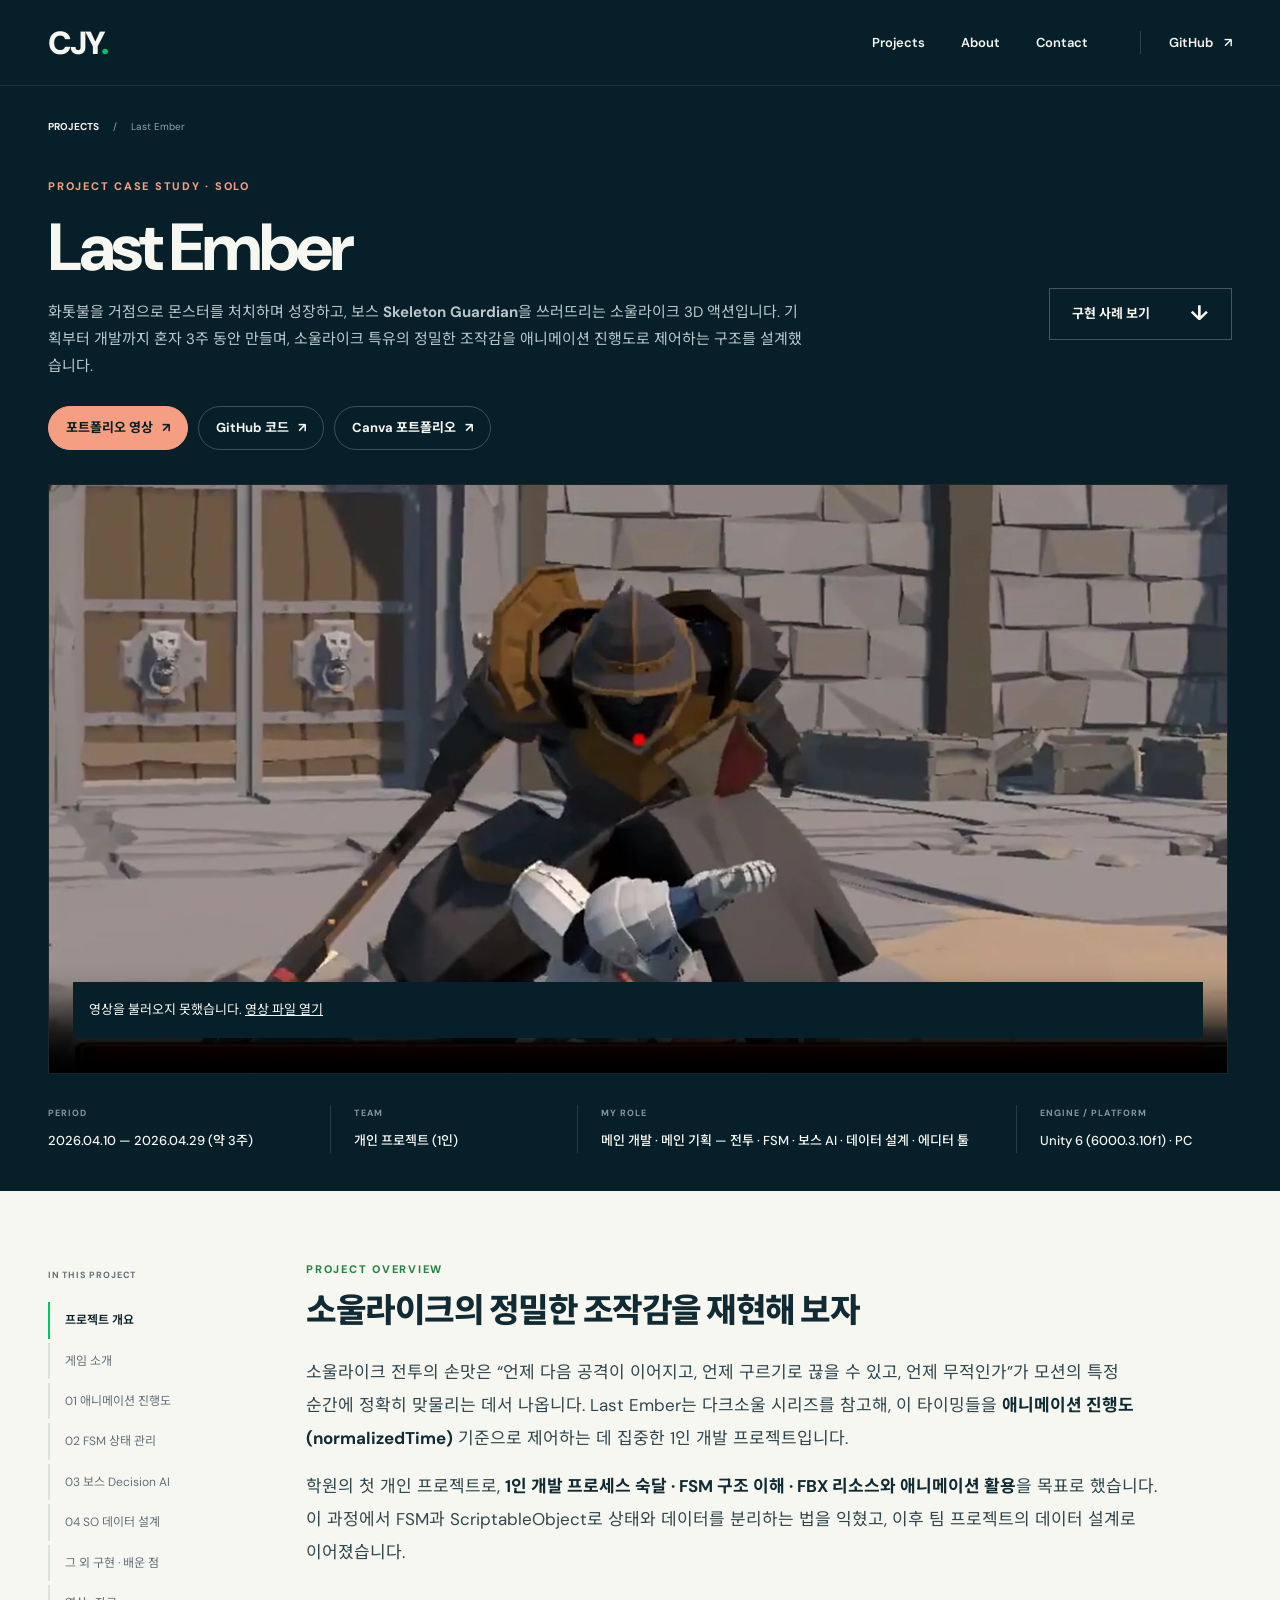
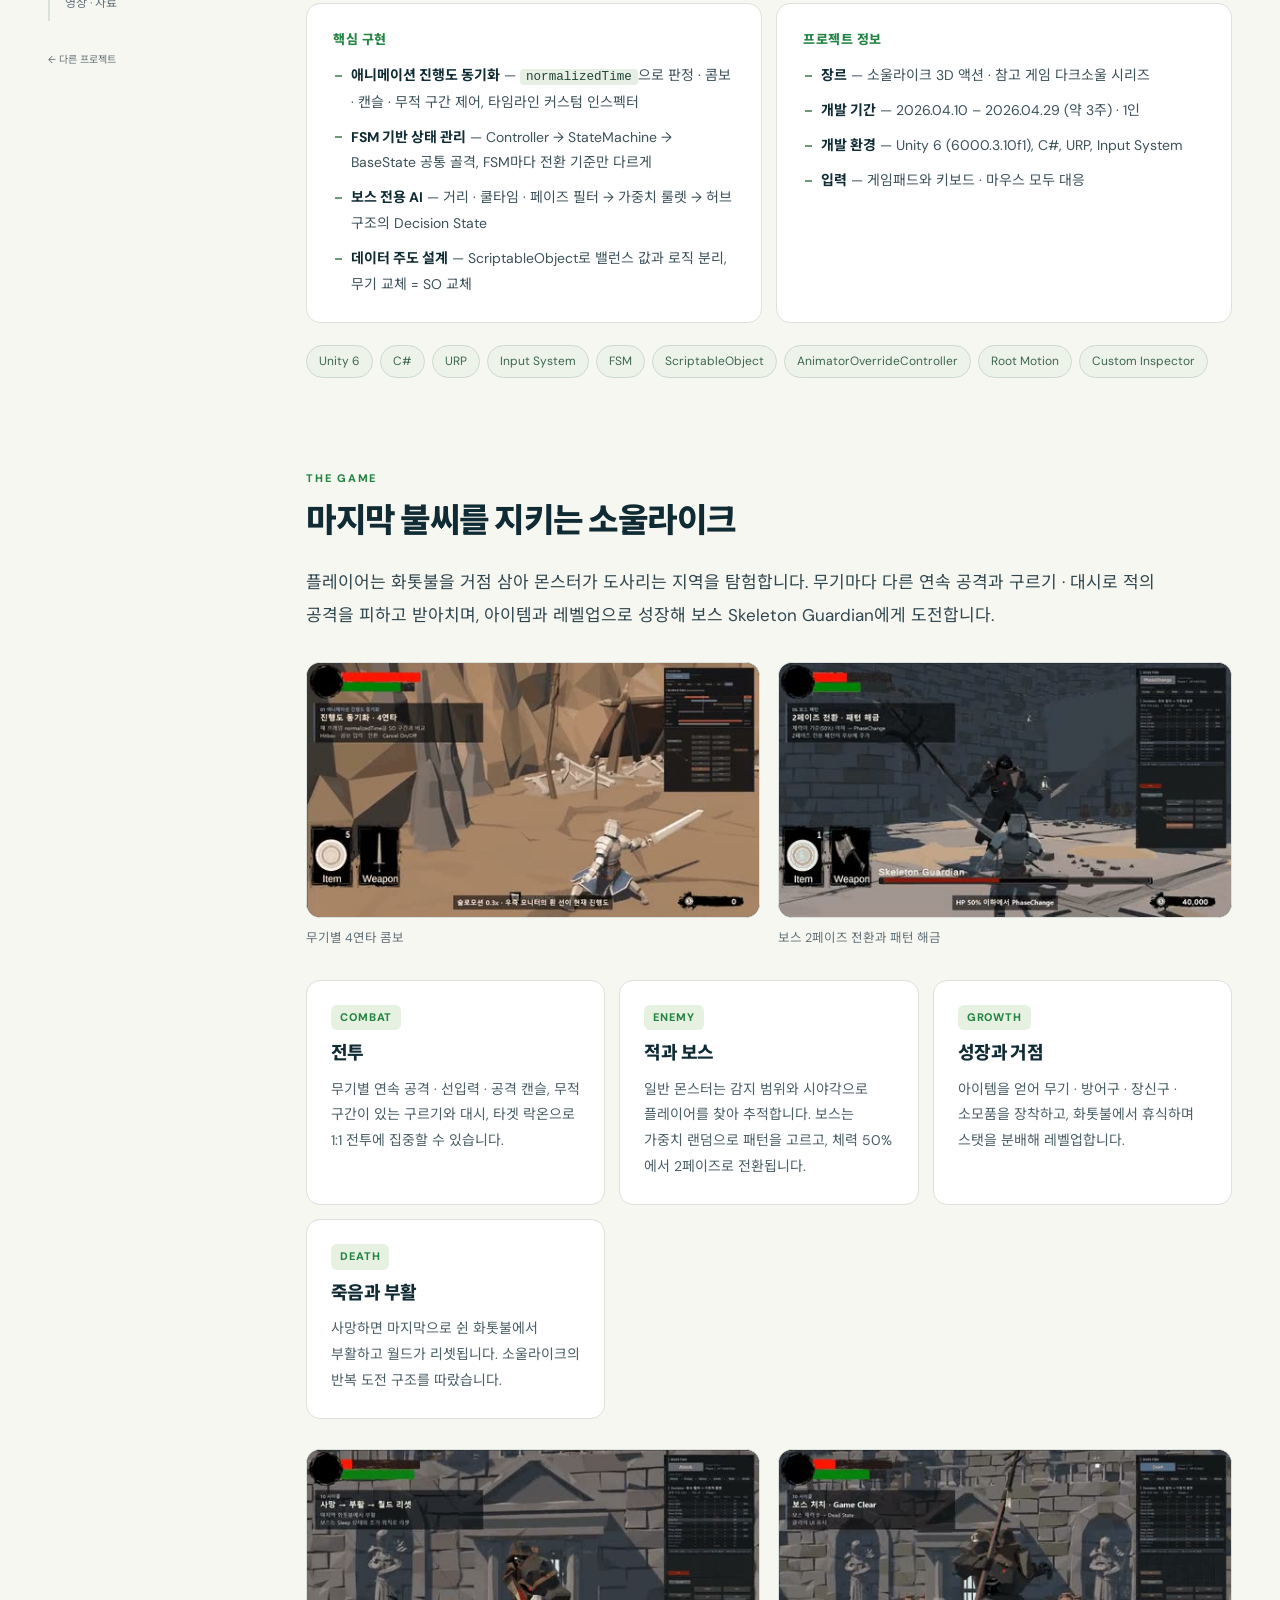
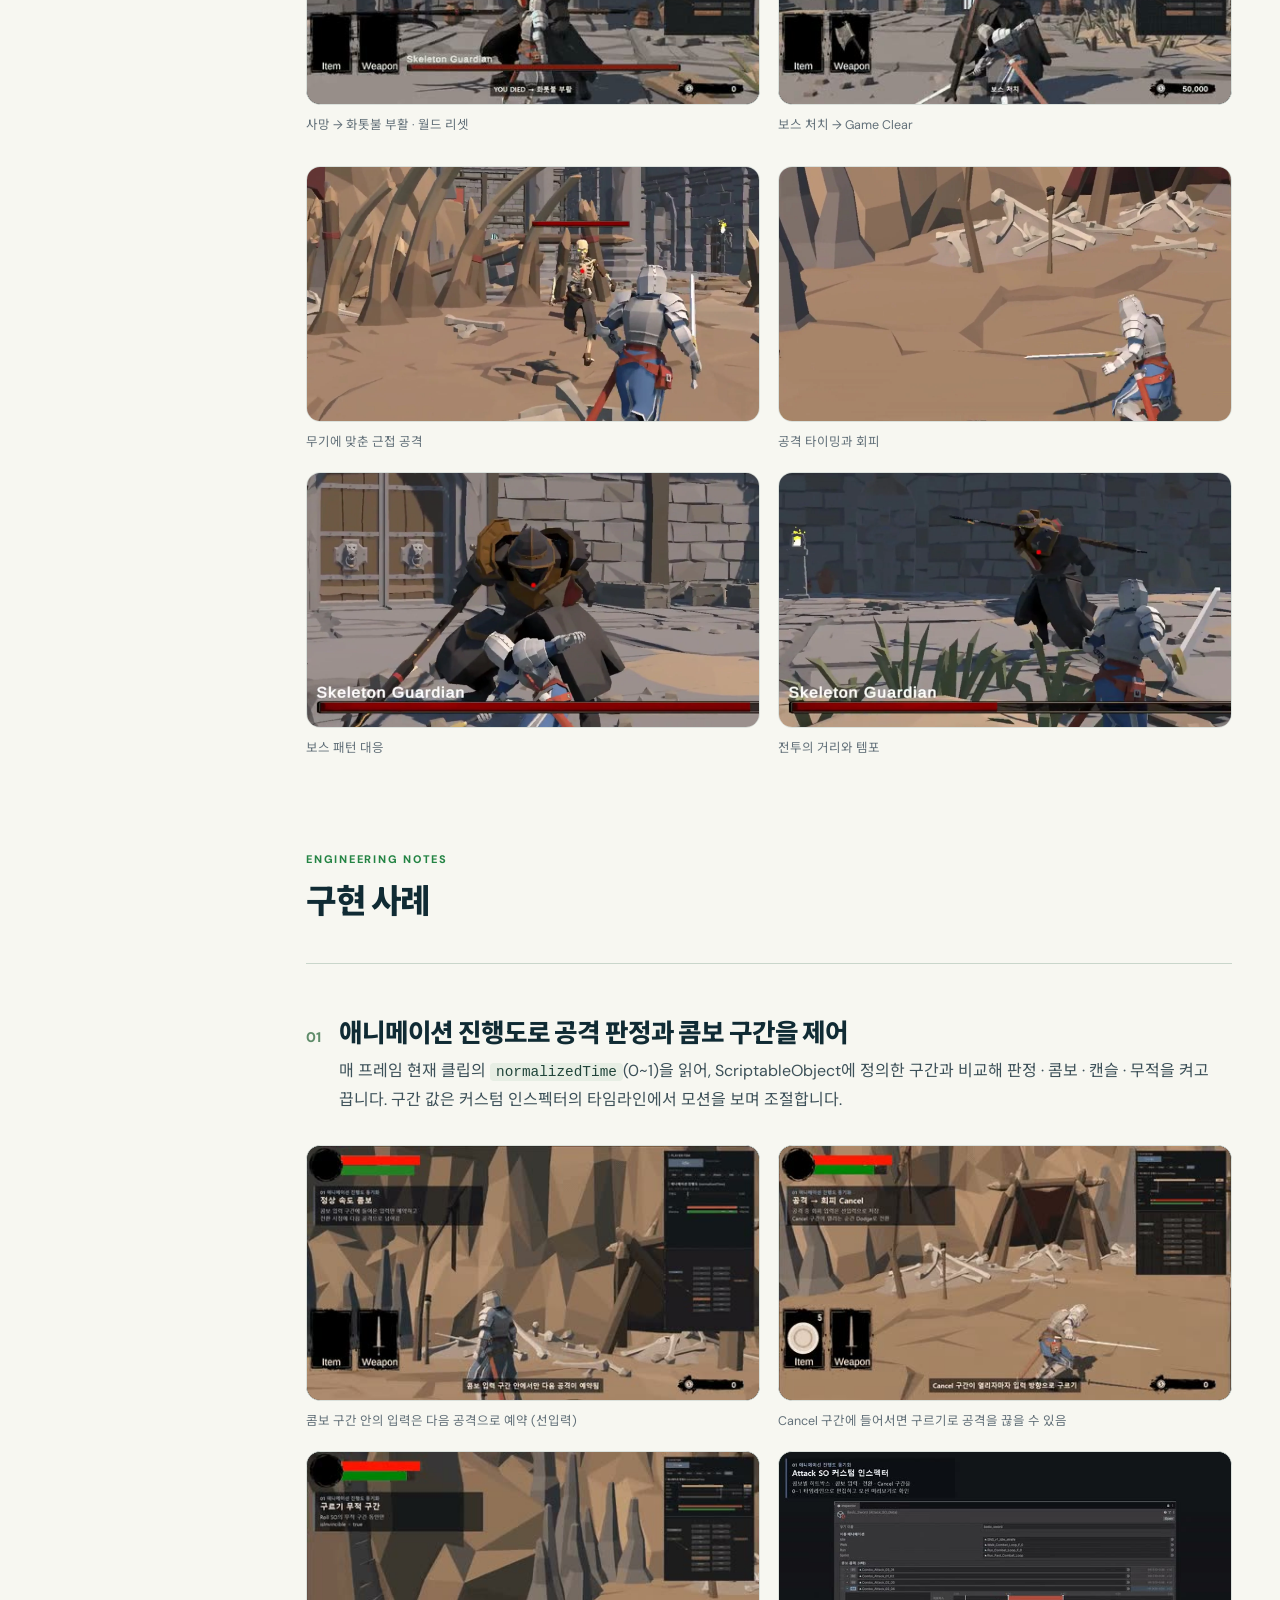
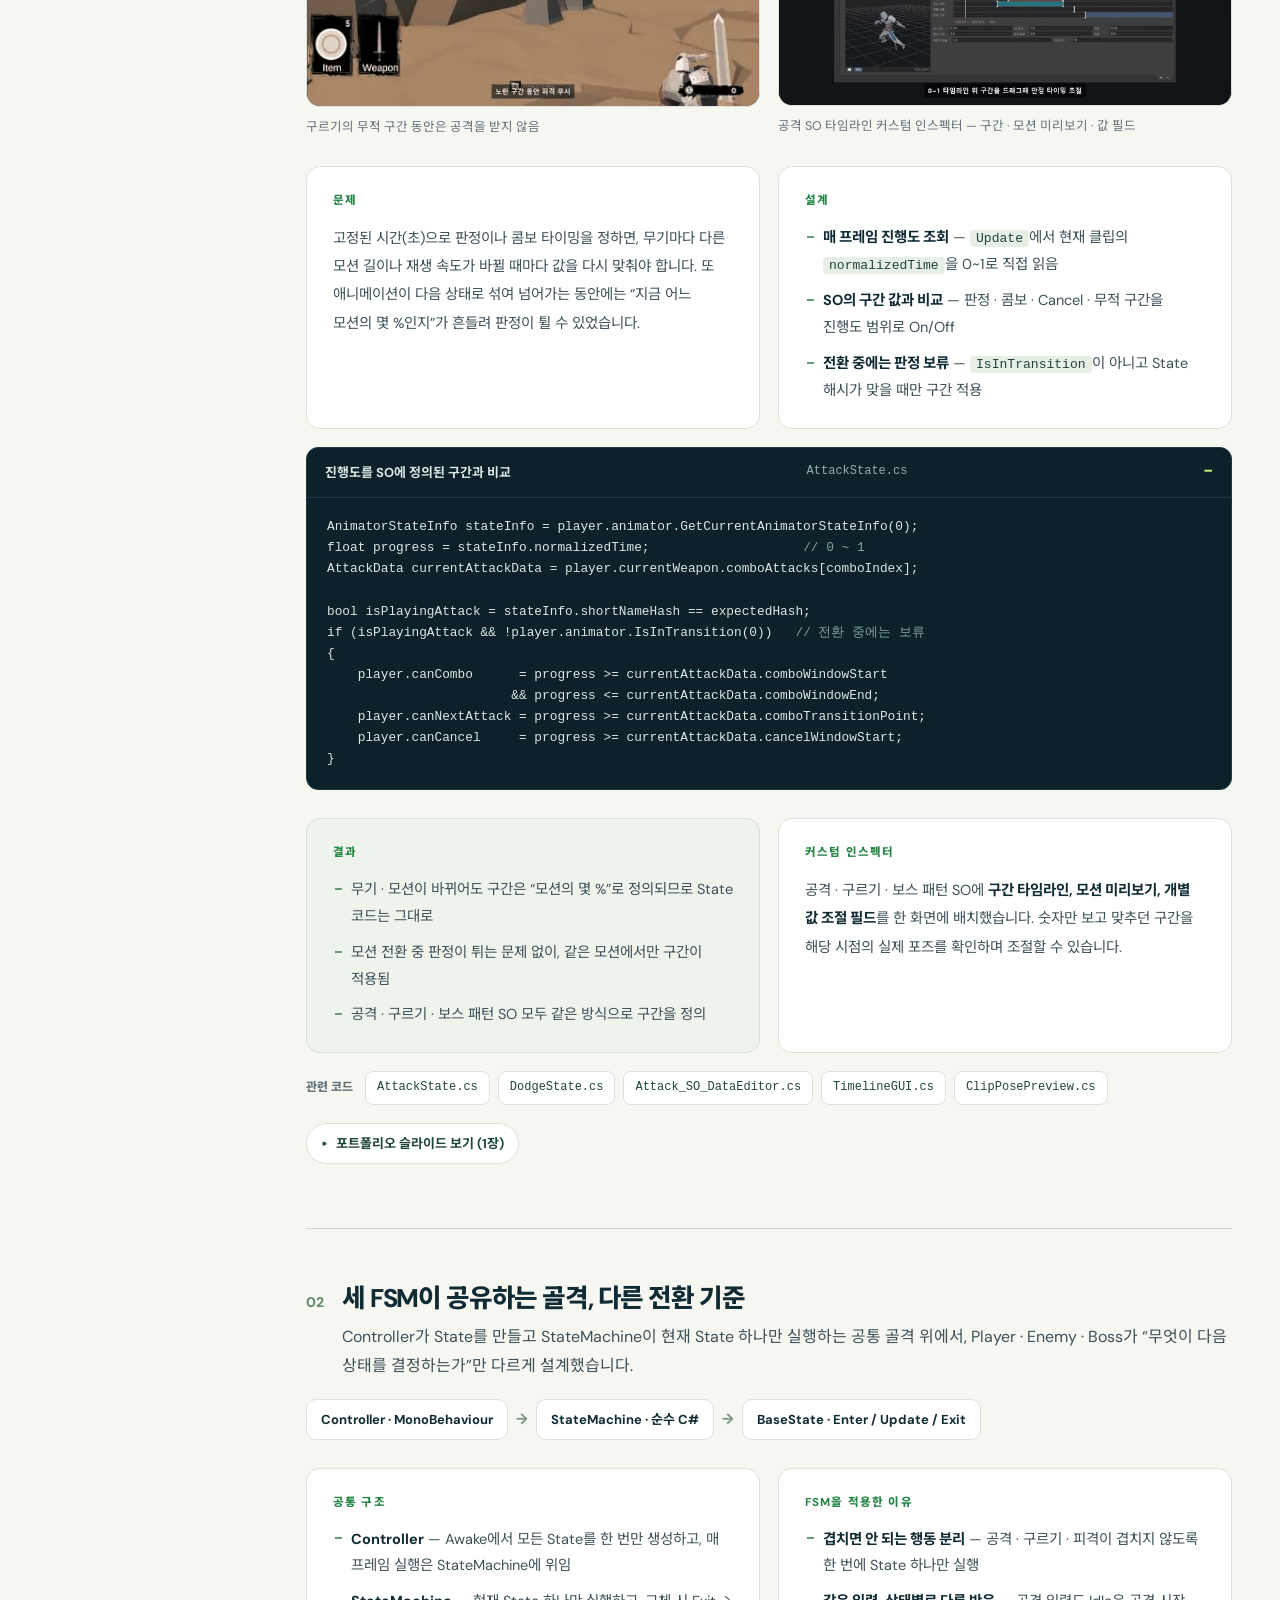
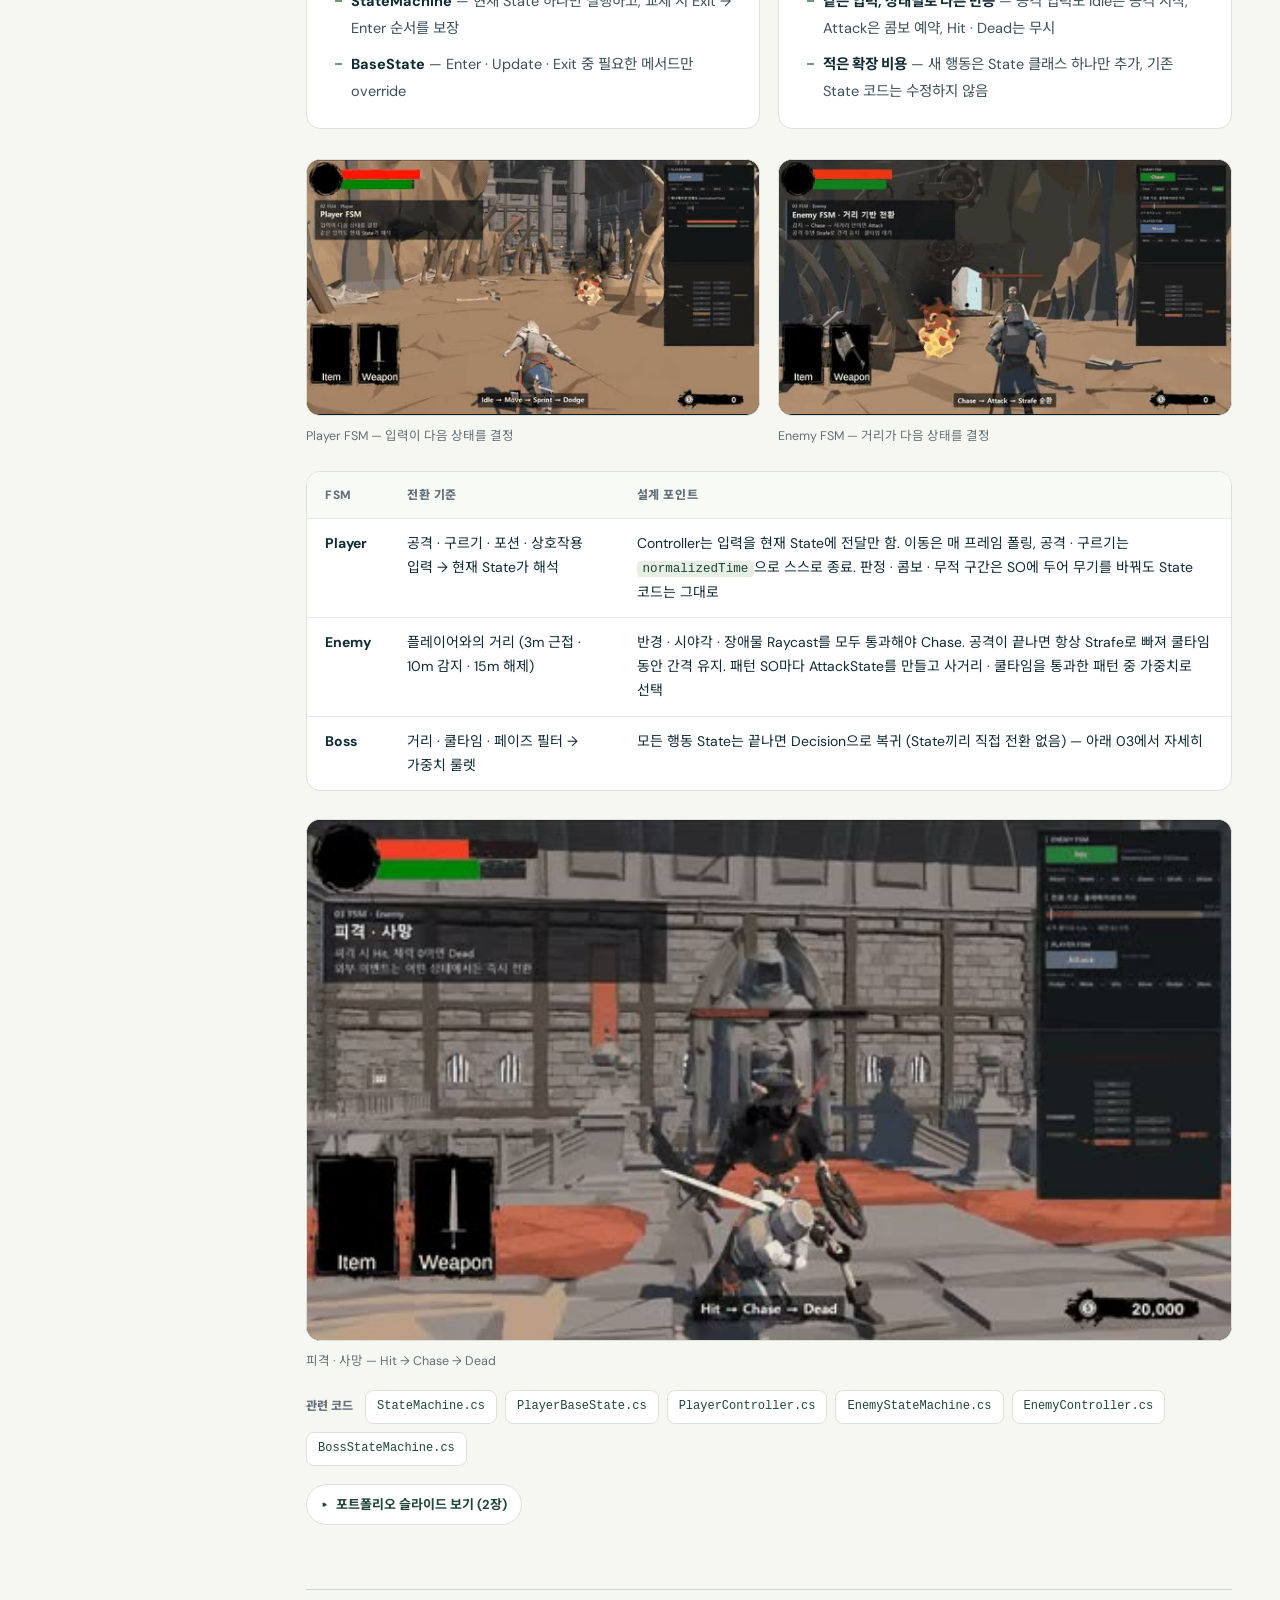
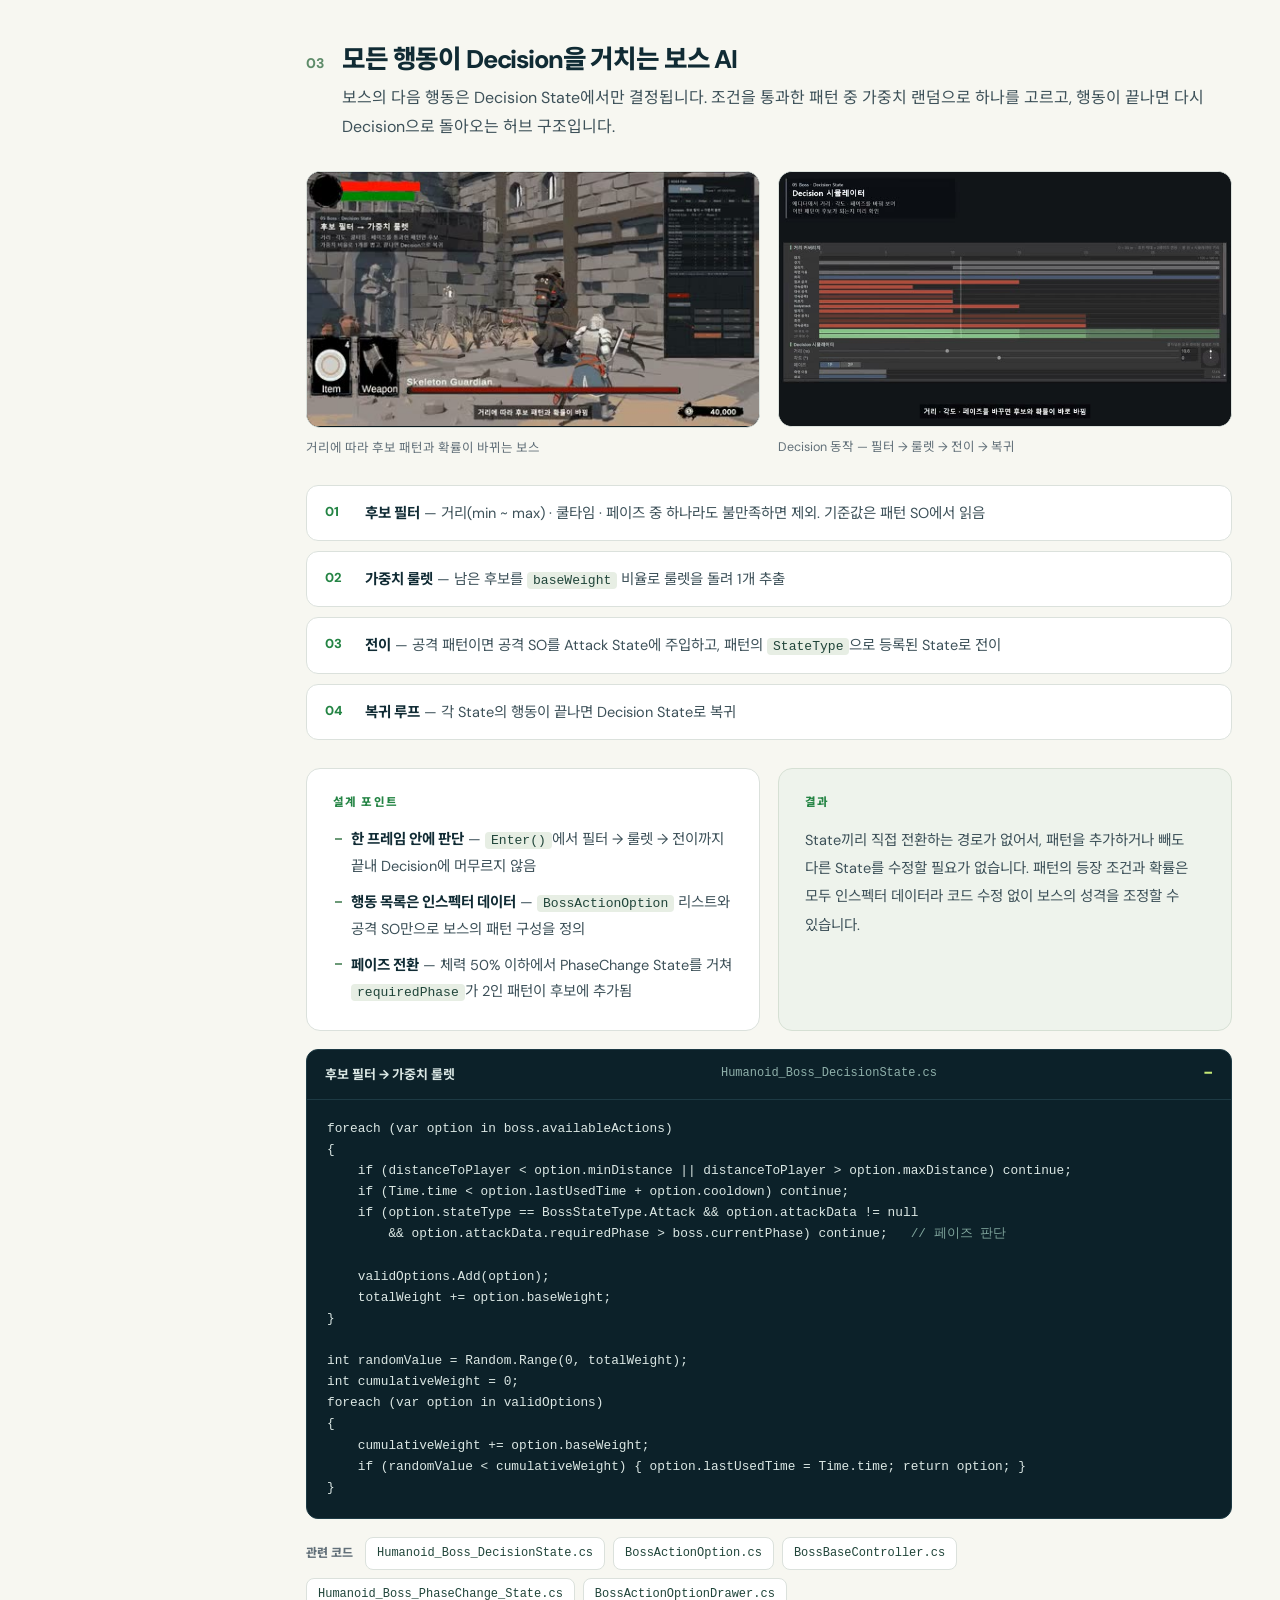
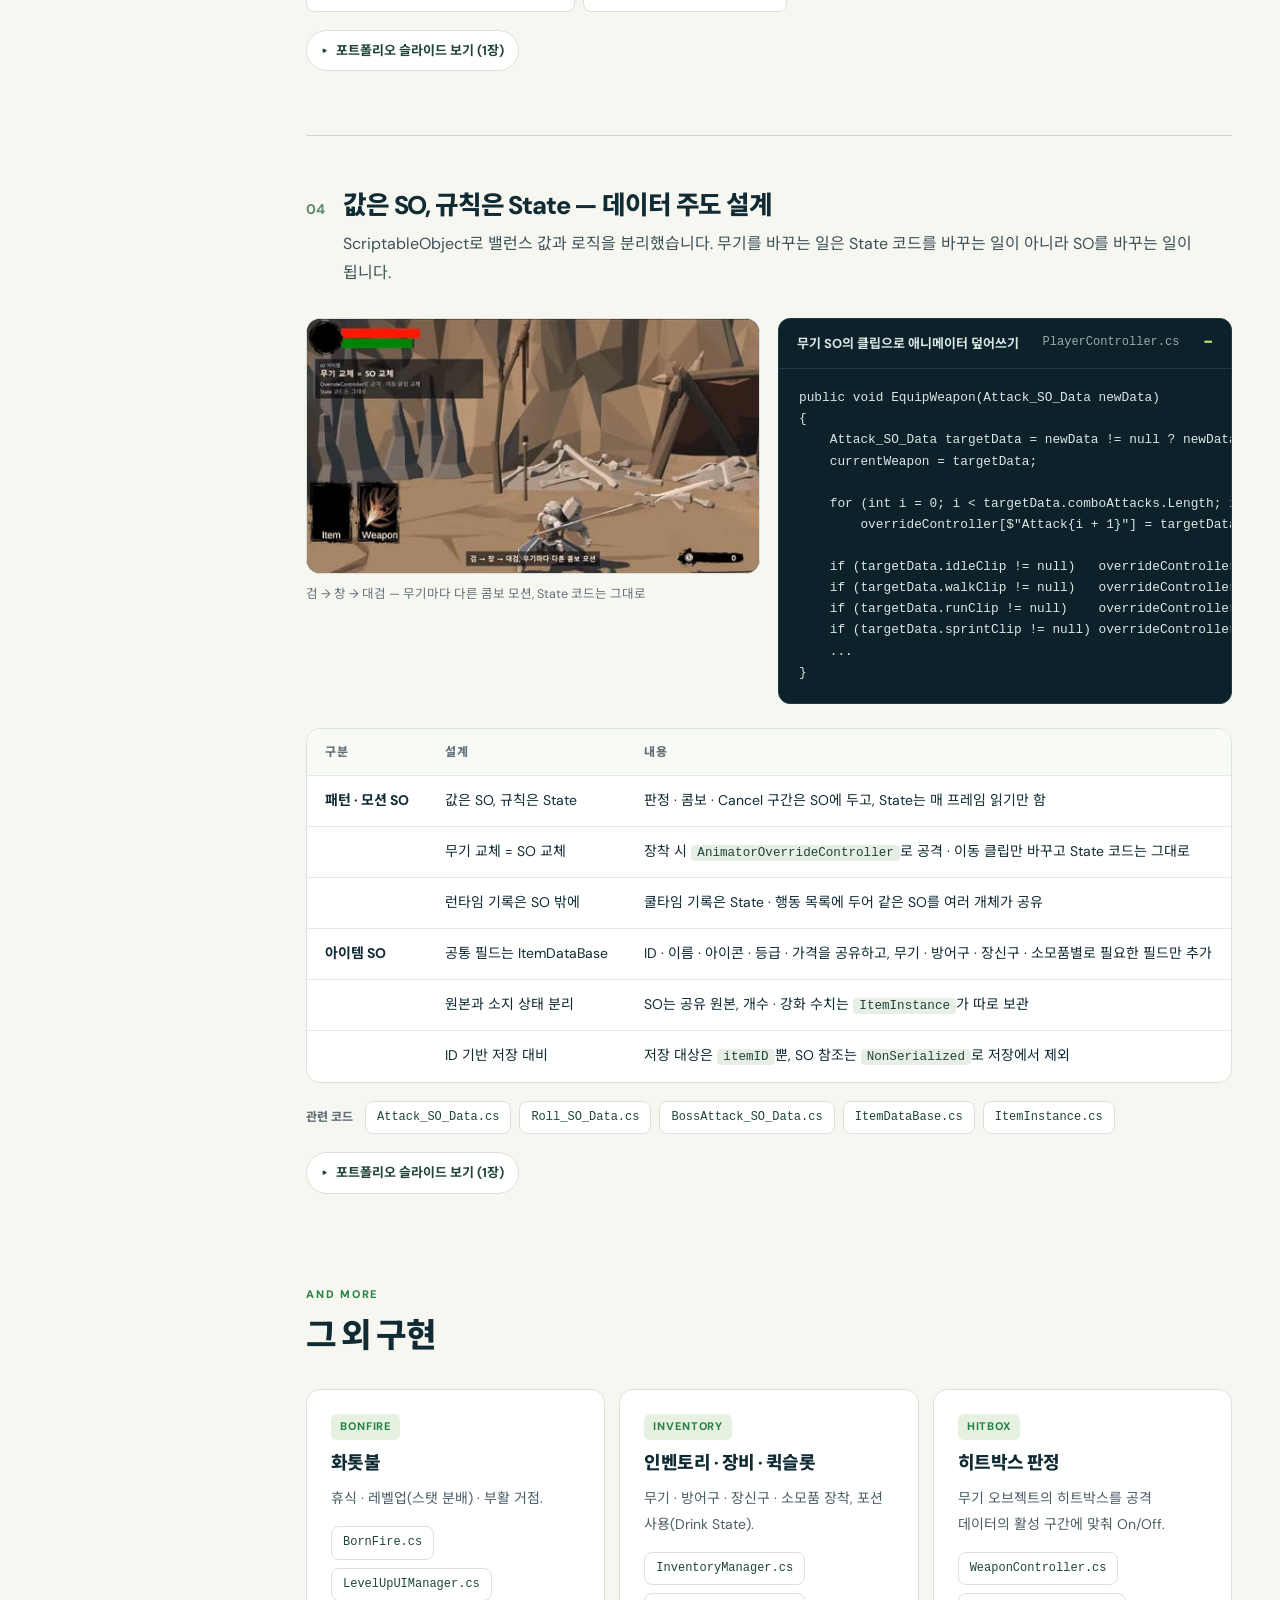
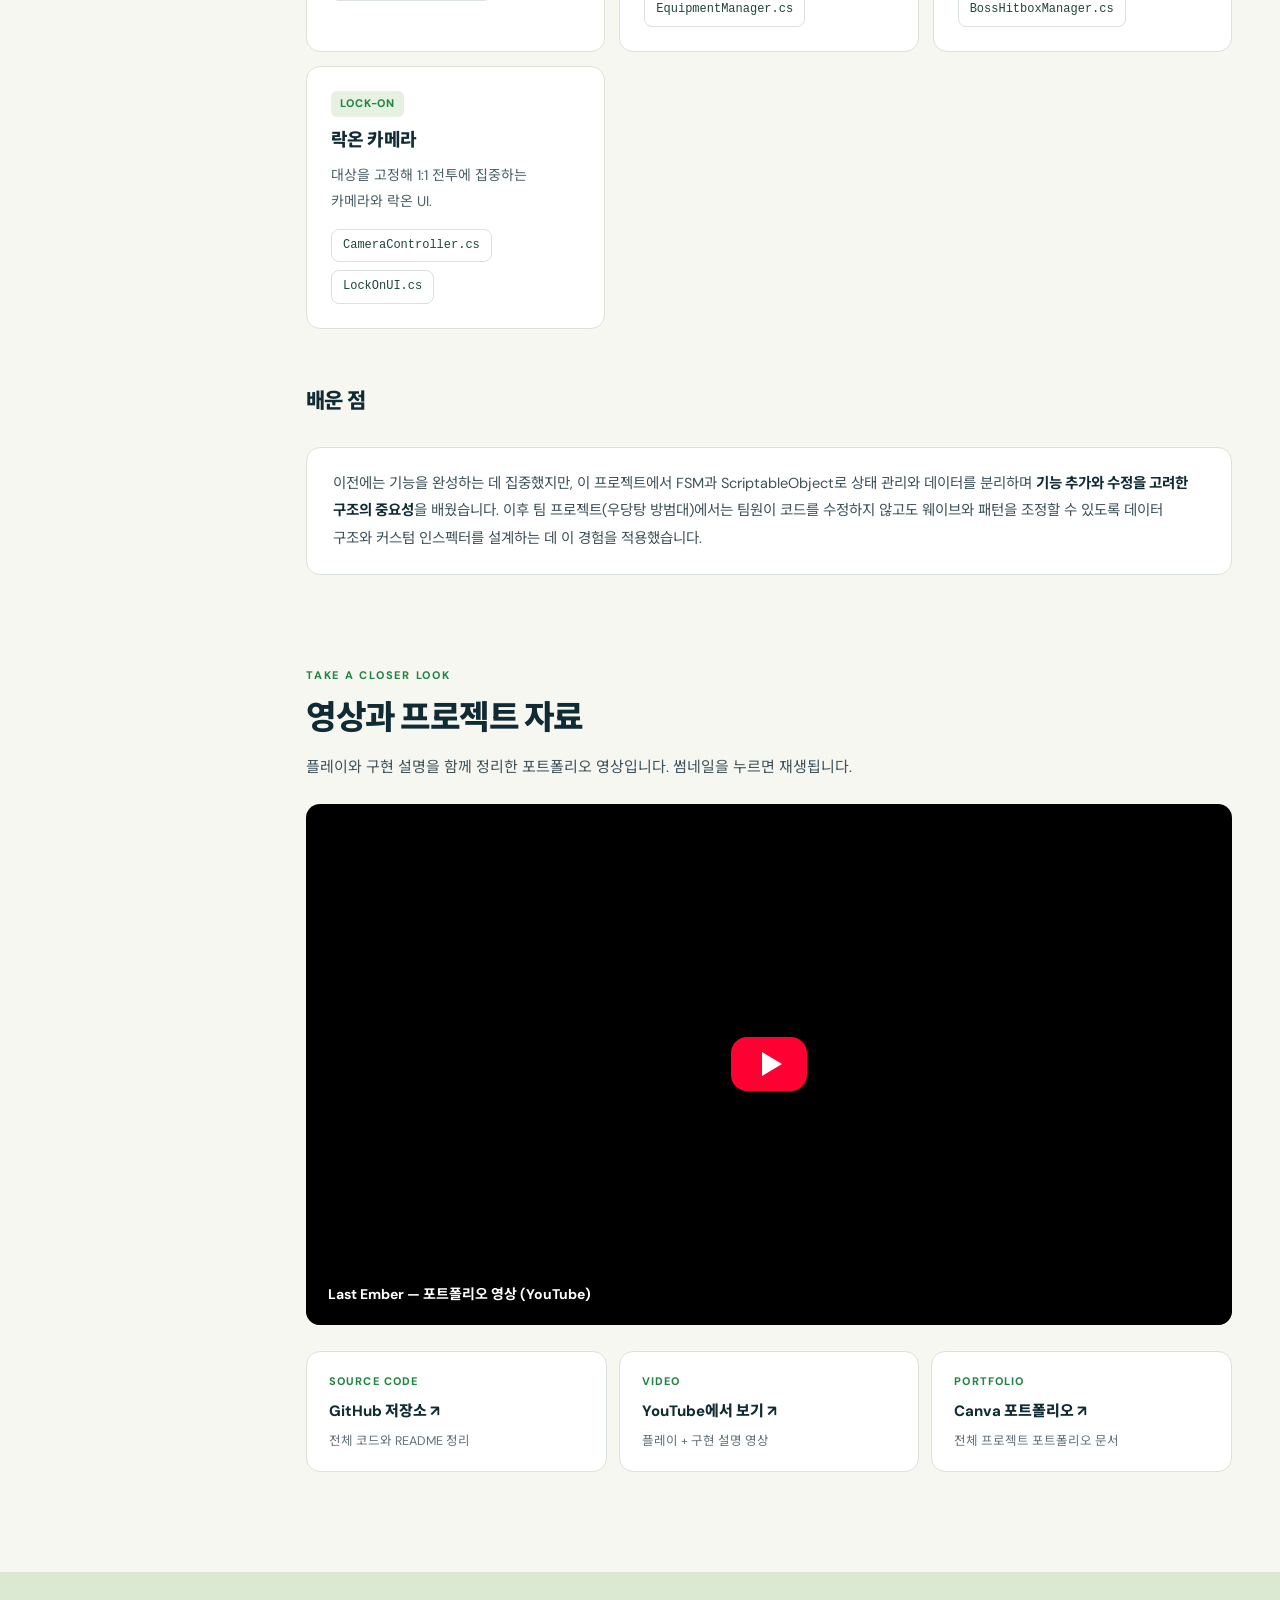
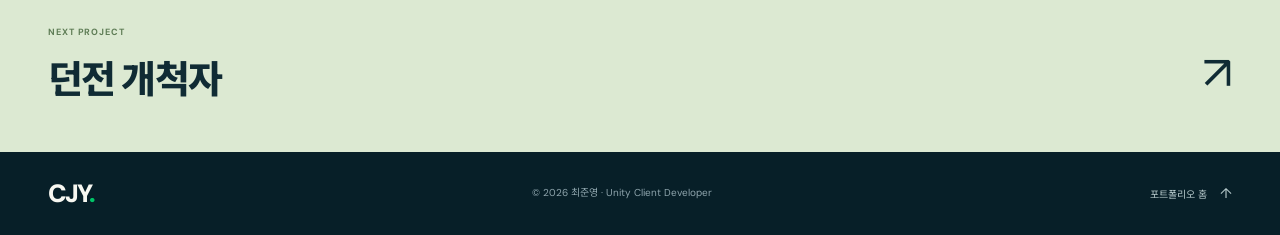
<file: projects/last-ember.html>
<!doctype html>
<html lang="ko">
<head>
<meta charset="utf-8">
<meta name="viewport" content="width=device-width, initial-scale=1">
<meta name="theme-color" content="#071f28">
<meta name="description" content="화톳불을 거점으로 성장하며 보스 Skeleton Guardian에 도전하는 1인 개발 소울라이크 3D 액션. normalizedTime 기반 애니메이션 진행도 동기화, FSM, 보스 Decision State, ScriptableObject 데이터 설계 구현 사례.">
<title>Last Ember · 최준영</title>
<link rel="icon" type="image/svg+xml" href="../assets/favicon.svg">
<link rel="preconnect" href="https://fonts.googleapis.com">
<link rel="preconnect" href="https://fonts.gstatic.com" crossorigin>
<link href="https://fonts.googleapis.com/css2?family=DM+Sans:wght@400;500;600;700;800;900&family=Noto+Sans+KR:wght@400;500;600;700;800;900&display=swap" rel="stylesheet">
<link rel="stylesheet" href="../project-detail.css?v=2026101202">
<link rel="stylesheet" href="../project-case.css?v=2026101202">
<script src="../project-detail.js?v=2026101202" defer></script>
</head>
<body id="top" class="detail-page case-page" style="--project-accent:#f69e82">
<a class="skip-link" href="#main">본문으로 바로가기</a>
<header class="site-header"><div class="shell header-inner"><a class="brand" href="../index.html" aria-label="최준영 포트폴리오 홈">CJY<span>.</span></a><button class="menu-toggle" aria-label="메뉴 열기" aria-expanded="false" aria-controls="site-nav"><span></span><span></span></button><nav id="site-nav" aria-label="주 메뉴"><a href="../index.html#projects">Projects</a><a href="../index.html#about">About</a><a href="../index.html#contact">Contact</a><a class="nav-external" href="https://github.com/chlwnsdud2025" target="_blank" rel="noopener noreferrer">GitHub <span aria-hidden="true">↗</span></a></nav></div></header>

<main id="main">
<section class="detail-hero"><div class="shell">
  <div class="breadcrumb"><a href="../index.html#projects">PROJECTS</a><span>/</span><span>Last Ember</span></div>
  <div class="detail-hero-heading">
    <div>
      <p class="eyebrow">PROJECT CASE STUDY · SOLO</p>
      <h1>Last Ember</h1>
      <p class="cs-tagline">화톳불을 거점으로 몬스터를 처치하며 성장하고, 보스 <b>Skeleton Guardian</b>을 쓰러뜨리는 소울라이크 3D 액션입니다. 기획부터 개발까지 혼자 3주 동안 만들며, 소울라이크 특유의 정밀한 조작감을 애니메이션 진행도로 제어하는 구조를 설계했습니다.</p>
      <div class="cs-hero-actions">
        <a class="primary" href="https://www.youtube.com/watch?v=uUuw1t44cd4" target="_blank" rel="noopener noreferrer">포트폴리오 영상 <span aria-hidden="true">↗</span></a>
        <a href="https://github.com/chlwnsdud2025/Last-Ember-Portfolio" target="_blank" rel="noopener noreferrer">GitHub 코드 <span aria-hidden="true">↗</span></a>
        <a href="https://www.canva.com/d/mzu8Fvwvj8IVG7d" target="_blank" rel="noopener noreferrer">Canva 포트폴리오 <span aria-hidden="true">↗</span></a>
      </div>
    </div>
    <a class="button button-outline" href="#progress">구현 사례 보기 <span aria-hidden="true">↓</span></a>
  </div>
  <div class="video-player"><video autoplay muted loop playsinline controls preload="metadata" poster="../media/projects/last-ember/poster.webp" aria-label="Last Ember 24초 플레이 트레일러"><source src="../media/projects/last-ember/trailer.mp4" type="video/mp4"></video><p class="video-fallback" hidden>영상을 불러오지 못했습니다. <a href="../media/projects/last-ember/trailer.mp4">영상 파일 열기</a></p></div>
  <div class="project-facts">
    <div><span>PERIOD</span><strong>2026.04.10 — 2026.04.29 (약 3주)</strong></div>
    <div><span>TEAM</span><strong>개인 프로젝트 (1인)</strong></div>
    <div><span>MY ROLE</span><strong>메인 개발 · 메인 기획 — 전투 · FSM · 보스 AI · 데이터 설계 · 에디터 툴</strong></div>
    <div><span>ENGINE / PLATFORM</span><strong>Unity 6 (6000.3.10f1) · PC</strong></div>
  </div>
</div></section>

<div class="shell detail-layout">
<aside class="detail-toc"><span>IN THIS PROJECT</span><nav aria-label="프로젝트 목차">
  <a href="#overview">프로젝트 개요</a>
  <a href="#game">게임 소개</a>
  <a href="#progress">01 애니메이션 진행도</a>
  <a href="#fsm">02 FSM 상태 관리</a>
  <a href="#boss">03 보스 Decision AI</a>
  <a href="#data">04 SO 데이터 설계</a>
  <a href="#more">그 외 구현 · 배운 점</a>
  <a href="#resources">영상 · 자료</a>
</nav><a class="toc-home" href="../index.html#projects">← 다른 프로젝트</a></aside>

<div class="detail-body">

<!-- ================= OVERVIEW ================= -->
<section class="cs-section" id="overview">
  <p class="eyebrow">PROJECT OVERVIEW</p>
  <h2>소울라이크의 정밀한 조작감을 재현해 보자</h2>
  <p class="cs-lead">소울라이크 전투의 손맛은 “언제 다음 공격이 이어지고, 언제 구르기로 끊을 수 있고, 언제 무적인가”가 모션의 특정 순간에 정확히 맞물리는 데서 나옵니다. Last Ember는 다크소울 시리즈를 참고해, 이 타이밍들을 <strong>애니메이션 진행도(normalizedTime)</strong> 기준으로 제어하는 데 집중한 1인 개발 프로젝트입니다.</p>
  <p class="cs-lead">학원의 첫 개인 프로젝트로, <strong>1인 개발 프로세스 숙달 · FSM 구조 이해 · FBX 리소스와 애니메이션 활용</strong>을 목표로 했습니다. 이 과정에서 FSM과 ScriptableObject로 상태와 데이터를 분리하는 법을 익혔고, 이후 팀 프로젝트의 데이터 설계로 이어졌습니다.</p>

  <div class="cs-role">
    <div>
      <h3>핵심 구현</h3>
      <ul class="cs-list">
        <li><strong>애니메이션 진행도 동기화</strong> — <code class="k">normalizedTime</code>으로 판정 · 콤보 · 캔슬 · 무적 구간 제어, 타임라인 커스텀 인스펙터</li>
        <li><strong>FSM 기반 상태 관리</strong> — Controller → StateMachine → BaseState 공통 골격, FSM마다 전환 기준만 다르게</li>
        <li><strong>보스 전용 AI</strong> — 거리 · 쿨타임 · 페이즈 필터 → 가중치 룰렛 → 허브 구조의 Decision State</li>
        <li><strong>데이터 주도 설계</strong> — ScriptableObject로 밸런스 값과 로직 분리, 무기 교체 = SO 교체</li>
      </ul>
    </div>
    <div>
      <h3>프로젝트 정보</h3>
      <ul class="cs-list">
        <li><strong>장르</strong> — 소울라이크 3D 액션 · 참고 게임 다크소울 시리즈</li>
        <li><strong>개발 기간</strong> — 2026.04.10 – 2026.04.29 (약 3주) · 1인</li>
        <li><strong>개발 환경</strong> — Unity 6 (6000.3.10f1), C#, URP, Input System</li>
        <li><strong>입력</strong> — 게임패드와 키보드 · 마우스 모두 대응</li>
      </ul>
    </div>
  </div>
  <div class="cs-tags"><span>Unity 6</span><span>C#</span><span>URP</span><span>Input System</span><span>FSM</span><span>ScriptableObject</span><span>AnimatorOverrideController</span><span>Root Motion</span><span>Custom Inspector</span></div>
</section>

<!-- ================= GAME ================= -->
<section class="cs-section" id="game">
  <p class="eyebrow">THE GAME</p>
  <h2>마지막 불씨를 지키는 소울라이크</h2>
  <p class="cs-lead">플레이어는 화톳불을 거점 삼아 몬스터가 도사리는 지역을 탐험합니다. 무기마다 다른 연속 공격과 구르기 · 대시로 적의 공격을 피하고 받아치며, 아이템과 레벨업으로 성장해 보스 Skeleton Guardian에게 도전합니다.</p>

  <div class="cs-grid">
    <figure>
      <div class="cs-media"><video class="cs-clip" width="480" height="270" muted loop playsinline preload="none" poster="../media/projects/last-ember/clips/combo_progress.jpg" data-src="../media/projects/last-ember/clips/combo_progress.mp4" aria-label="무기별 4연타 콤보"></video></div>
      <figcaption>무기별 4연타 콤보</figcaption>
    </figure>
    <figure>
      <div class="cs-media"><video class="cs-clip" width="480" height="270" muted loop playsinline preload="none" poster="../media/projects/last-ember/clips/boss_phase2.jpg" data-src="../media/projects/last-ember/clips/boss_phase2.mp4" aria-label="보스 2페이즈 전환과 패턴 해금"></video></div>
      <figcaption>보스 2페이즈 전환과 패턴 해금</figcaption>
    </figure>
  </div>

  <div class="cs-cards">
    <div class="cs-card"><span class="tag">COMBAT</span><h3>전투</h3><p>무기별 연속 공격 · 선입력 · 공격 캔슬, 무적 구간이 있는 구르기와 대시, 타겟 락온으로 1:1 전투에 집중할 수 있습니다.</p></div>
    <div class="cs-card"><span class="tag">ENEMY</span><h3>적과 보스</h3><p>일반 몬스터는 감지 범위와 시야각으로 플레이어를 찾아 추적합니다. 보스는 가중치 랜덤으로 패턴을 고르고, 체력 50%에서 2페이즈로 전환됩니다.</p></div>
    <div class="cs-card"><span class="tag">GROWTH</span><h3>성장과 거점</h3><p>아이템을 얻어 무기 · 방어구 · 장신구 · 소모품을 장착하고, 화톳불에서 휴식하며 스탯을 분배해 레벨업합니다.</p></div>
    <div class="cs-card"><span class="tag">DEATH</span><h3>죽음과 부활</h3><p>사망하면 마지막으로 쉰 화톳불에서 부활하고 월드가 리셋됩니다. 소울라이크의 반복 도전 구조를 따랐습니다.</p></div>
  </div>

  <div class="cs-grid">
    <figure><div class="cs-media"><video class="cs-clip" width="480" height="270" muted loop playsinline preload="none" poster="../media/projects/last-ember/clips/death_respawn.jpg" data-src="../media/projects/last-ember/clips/death_respawn.mp4" aria-label="사망 후 화톳불 부활과 월드 리셋"></video></div><figcaption>사망 → 화톳불 부활 · 월드 리셋</figcaption></figure>
    <figure><div class="cs-media"><video class="cs-clip" width="480" height="270" muted loop playsinline preload="none" poster="../media/projects/last-ember/clips/boss_clear.jpg" data-src="../media/projects/last-ember/clips/boss_clear.mp4" aria-label="보스 처치 후 Game Clear"></video></div><figcaption>보스 처치 → Game Clear</figcaption></figure>
  </div>

  <div class="cs-grid">
    <figure><a class="cs-zoom" href="../media/projects/last-ember/shot-01.webp" target="_blank" rel="noopener noreferrer"><div class="cs-media"><img src="../media/projects/last-ember/shot-01.webp" width="1600" height="900" loading="lazy" alt="무기에 맞춘 근접 공격"></div></a><figcaption>무기에 맞춘 근접 공격</figcaption></figure>
    <figure><a class="cs-zoom" href="../media/projects/last-ember/shot-02.webp" target="_blank" rel="noopener noreferrer"><div class="cs-media"><img src="../media/projects/last-ember/shot-02.webp" width="1600" height="900" loading="lazy" alt="공격 타이밍과 회피"></div></a><figcaption>공격 타이밍과 회피</figcaption></figure>
    <figure><a class="cs-zoom" href="../media/projects/last-ember/shot-03.webp" target="_blank" rel="noopener noreferrer"><div class="cs-media"><img src="../media/projects/last-ember/shot-03.webp" width="1600" height="900" loading="lazy" alt="보스 패턴 대응"></div></a><figcaption>보스 패턴 대응</figcaption></figure>
    <figure><a class="cs-zoom" href="../media/projects/last-ember/shot-04.webp" target="_blank" rel="noopener noreferrer"><div class="cs-media"><img src="../media/projects/last-ember/shot-04.webp" width="1600" height="900" loading="lazy" alt="전투의 거리와 템포"></div></a><figcaption>전투의 거리와 템포</figcaption></figure>
  </div>
</section>

<!-- ================= 01 PROGRESS ================= -->
<section class="cs-section" id="progress">
  <p class="eyebrow">ENGINEERING NOTES</p>
  <h2>구현 사례</h2>

  <article class="cs-case">
    <div class="cs-case-head"><span class="num">01</span><h3>애니메이션 진행도로 공격 판정과 콤보 구간을 제어</h3><p>매 프레임 현재 클립의 <code class="k">normalizedTime</code>(0~1)을 읽어, ScriptableObject에 정의한 구간과 비교해 판정 · 콤보 · 캔슬 · 무적을 켜고 끕니다. 구간 값은 커스텀 인스펙터의 타임라인에서 모션을 보며 조절합니다.</p></div>

    <div class="cs-grid">
      <figure><div class="cs-media"><video class="cs-clip" width="480" height="270" muted loop playsinline preload="none" poster="../media/projects/last-ember/clips/combo_buffer.jpg" data-src="../media/projects/last-ember/clips/combo_buffer.mp4" aria-label="콤보 입력 구간 안에서 다음 공격 예약"></video></div><figcaption>콤보 구간 안의 입력은 다음 공격으로 예약 (선입력)</figcaption></figure>
      <figure><div class="cs-media"><video class="cs-clip" width="480" height="270" muted loop playsinline preload="none" poster="../media/projects/last-ember/clips/attack_cancel.jpg" data-src="../media/projects/last-ember/clips/attack_cancel.mp4" aria-label="Cancel 구간에서 회피로 끊기"></video></div><figcaption>Cancel 구간에 들어서면 구르기로 공격을 끊을 수 있음</figcaption></figure>
      <figure><div class="cs-media"><video class="cs-clip" width="480" height="270" muted loop playsinline preload="none" poster="../media/projects/last-ember/clips/dodge_iframe.jpg" data-src="../media/projects/last-ember/clips/dodge_iframe.mp4" aria-label="구르기 무적 구간"></video></div><figcaption>구르기의 무적 구간 동안은 공격을 받지 않음</figcaption></figure>
      <figure><div class="cs-media"><video class="cs-clip" width="720" height="404" muted loop playsinline preload="none" poster="../media/projects/last-ember/clips/inspector_timeline.jpg" data-src="../media/projects/last-ember/clips/inspector_timeline.mp4" aria-label="공격 SO 타임라인 커스텀 인스펙터"></video></div><figcaption>공격 SO 타임라인 커스텀 인스펙터 — 구간 · 모션 미리보기 · 값 필드</figcaption></figure>
    </div>

    <div class="cs-body">
      <div class="cs-block"><span class="cs-label">문제</span><p class="cs-text">고정된 시간(초)으로 판정이나 콤보 타이밍을 정하면, 무기마다 다른 모션 길이나 재생 속도가 바뀔 때마다 값을 다시 맞춰야 합니다. 또 애니메이션이 다음 상태로 섞여 넘어가는 동안에는 “지금 어느 모션의 몇 %인지”가 흔들려 판정이 튈 수 있었습니다.</p></div>
      <div class="cs-block"><span class="cs-label">설계</span><ul class="cs-list">
        <li><strong>매 프레임 진행도 조회</strong> — <code class="k">Update</code>에서 현재 클립의 <code class="k">normalizedTime</code>을 0~1로 직접 읽음</li>
        <li><strong>SO의 구간 값과 비교</strong> — 판정 · 콤보 · Cancel · 무적 구간을 진행도 범위로 On/Off</li>
        <li><strong>전환 중에는 판정 보류</strong> — <code class="k">IsInTransition</code>이 아니고 State 해시가 맞을 때만 구간 적용</li>
      </ul></div>
    </div>

    <details class="cs-code" open><summary>진행도를 SO에 정의된 구간과 비교 <span>AttackState.cs</span></summary><pre><code>AnimatorStateInfo stateInfo = player.animator.GetCurrentAnimatorStateInfo(0);
float progress = stateInfo.normalizedTime;                    <span class="c">// 0 ~ 1</span>
AttackData currentAttackData = player.currentWeapon.comboAttacks[comboIndex];

bool isPlayingAttack = stateInfo.shortNameHash == expectedHash;
if (isPlayingAttack &amp;&amp; !player.animator.IsInTransition(0))   <span class="c">// 전환 중에는 보류</span>
{
    player.canCombo      = progress &gt;= currentAttackData.comboWindowStart
                        &amp;&amp; progress &lt;= currentAttackData.comboWindowEnd;
    player.canNextAttack = progress &gt;= currentAttackData.comboTransitionPoint;
    player.canCancel     = progress &gt;= currentAttackData.cancelWindowStart;
}</code></pre></details>

    <div class="cs-body">
      <div class="cs-block result"><span class="cs-label">결과</span><ul class="cs-list">
        <li>무기 · 모션이 바뀌어도 구간은 “모션의 몇 %”로 정의되므로 State 코드는 그대로</li>
        <li>모션 전환 중 판정이 튀는 문제 없이, 같은 모션에서만 구간이 적용됨</li>
        <li>공격 · 구르기 · 보스 패턴 SO 모두 같은 방식으로 구간을 정의</li>
      </ul></div>
      <div class="cs-block"><span class="cs-label">커스텀 인스펙터</span><p class="cs-text">공격 · 구르기 · 보스 패턴 SO에 <strong>구간 타임라인, 모션 미리보기, 개별 값 조절 필드</strong>를 한 화면에 배치했습니다. 숫자만 보고 맞추던 구간을 해당 시점의 실제 포즈를 확인하며 조절할 수 있습니다.</p></div>
    </div>

    <div class="cs-src"><span>관련 코드</span><a href="https://github.com/chlwnsdud2025/Last-Ember-Portfolio/blob/main/Assets/Scripts/Player/Controller_and_State/AttackState.cs" target="_blank" rel="noopener noreferrer">AttackState.cs</a><a href="https://github.com/chlwnsdud2025/Last-Ember-Portfolio/blob/main/Assets/Scripts/Player/Controller_and_State/DodgeState.cs" target="_blank" rel="noopener noreferrer">DodgeState.cs</a><a href="https://github.com/chlwnsdud2025/Last-Ember-Portfolio/blob/main/Assets/Editor/SO_Timeline/Attack_SO_DataEditor.cs" target="_blank" rel="noopener noreferrer">Attack_SO_DataEditor.cs</a><a href="https://github.com/chlwnsdud2025/Last-Ember-Portfolio/blob/main/Assets/Editor/SO_Timeline/TimelineGUI.cs" target="_blank" rel="noopener noreferrer">TimelineGUI.cs</a><a href="https://github.com/chlwnsdud2025/Last-Ember-Portfolio/blob/main/Assets/Editor/SO_Timeline/ClipPosePreview.cs" target="_blank" rel="noopener noreferrer">ClipPosePreview.cs</a></div>
    <details class="cs-slides"><summary>포트폴리오 슬라이드 보기 (1장)</summary><div class="cs-grid">
      <a class="cs-zoom" href="../media/projects/last-ember/slides/le_anim_progress.webp" target="_blank" rel="noopener noreferrer"><img src="../media/projects/last-ember/slides/le_anim_progress.webp" width="1600" height="900" loading="lazy" alt="애니메이션 진행도 동기화 슬라이드"></a>
    </div></details>
  </article>

  <!-- ================= 02 FSM ================= -->
  <article class="cs-case" id="fsm">
    <div class="cs-case-head"><span class="num">02</span><h3>세 FSM이 공유하는 골격, 다른 전환 기준</h3><p>Controller가 State를 만들고 StateMachine이 현재 State 하나만 실행하는 공통 골격 위에서, Player · Enemy · Boss가 “무엇이 다음 상태를 결정하는가”만 다르게 설계했습니다.</p></div>

    <div class="cs-flow"><span>Controller · MonoBehaviour</span><i>→</i><span>StateMachine · 순수 C#</span><i>→</i><span>BaseState · Enter / Update / Exit</span></div>
    <div class="cs-body">
      <div class="cs-block"><span class="cs-label">공통 구조</span><ul class="cs-list">
        <li><strong>Controller</strong> — Awake에서 모든 State를 한 번만 생성하고, 매 프레임 실행은 StateMachine에 위임</li>
        <li><strong>StateMachine</strong> — 현재 State 하나만 실행하고, 교체 시 Exit → Enter 순서를 보장</li>
        <li><strong>BaseState</strong> — Enter · Update · Exit 중 필요한 메서드만 override</li>
      </ul></div>
      <div class="cs-block"><span class="cs-label">FSM을 적용한 이유</span><ul class="cs-list">
        <li><strong>겹치면 안 되는 행동 분리</strong> — 공격 · 구르기 · 피격이 겹치지 않도록 한 번에 State 하나만 실행</li>
        <li><strong>같은 입력, 상태별로 다른 반응</strong> — 공격 입력도 Idle은 공격 시작, Attack은 콤보 예약, Hit · Dead는 무시</li>
        <li><strong>적은 확장 비용</strong> — 새 행동은 State 클래스 하나만 추가, 기존 State 코드는 수정하지 않음</li>
      </ul></div>
    </div>

    <div class="cs-grid">
      <figure><div class="cs-media"><video class="cs-clip" width="480" height="270" muted loop playsinline preload="none" poster="../media/projects/last-ember/clips/player_fsm.jpg" data-src="../media/projects/last-ember/clips/player_fsm.mp4" aria-label="Player FSM Idle Move Sprint Dodge"></video></div><figcaption>Player FSM — 입력이 다음 상태를 결정</figcaption></figure>
      <figure><div class="cs-media"><video class="cs-clip" width="480" height="270" muted loop playsinline preload="none" poster="../media/projects/last-ember/clips/enemy_fsm.jpg" data-src="../media/projects/last-ember/clips/enemy_fsm.mp4" aria-label="Enemy FSM 거리 기반 전환"></video></div><figcaption>Enemy FSM — 거리가 다음 상태를 결정</figcaption></figure>
    </div>

    <div class="cs-table-wrap"><table class="cs-table">
      <thead><tr><th>FSM</th><th>전환 기준</th><th>설계 포인트</th></tr></thead>
      <tbody>
        <tr><td>Player</td><td>공격 · 구르기 · 포션 · 상호작용 입력 → 현재 State가 해석</td><td>Controller는 입력을 현재 State에 전달만 함. 이동은 매 프레임 폴링, 공격 · 구르기는 <code class="k">normalizedTime</code>으로 스스로 종료. 판정 · 콤보 · 무적 구간은 SO에 두어 무기를 바꿔도 State 코드는 그대로</td></tr>
        <tr><td>Enemy</td><td>플레이어와의 거리 (3m 근접 · 10m 감지 · 15m 해제)</td><td>반경 · 시야각 · 장애물 Raycast를 모두 통과해야 Chase. 공격이 끝나면 항상 Strafe로 빠져 쿨타임 동안 간격 유지. 패턴 SO마다 AttackState를 만들고 사거리 · 쿨타임을 통과한 패턴 중 가중치로 선택</td></tr>
        <tr><td>Boss</td><td>거리 · 쿨타임 · 페이즈 필터 → 가중치 룰렛</td><td>모든 행동 State는 끝나면 Decision으로 복귀 (State끼리 직접 전환 없음) — 아래 03에서 자세히</td></tr>
      </tbody>
    </table></div>

    <figure class="cs-fig"><div class="cs-media"><video class="cs-clip" width="480" height="270" muted loop playsinline preload="none" poster="../media/projects/last-ember/clips/enemy_hit_dead.jpg" data-src="../media/projects/last-ember/clips/enemy_hit_dead.mp4" aria-label="Enemy 피격과 사망"></video></div><figcaption>피격 · 사망 — Hit → Chase → Dead</figcaption></figure>

    <div class="cs-src"><span>관련 코드</span><a href="https://github.com/chlwnsdud2025/Last-Ember-Portfolio/blob/main/Assets/Scripts/Player/Controller_and_State/StateMachine.cs" target="_blank" rel="noopener noreferrer">StateMachine.cs</a><a href="https://github.com/chlwnsdud2025/Last-Ember-Portfolio/blob/main/Assets/Scripts/Player/Controller_and_State/PlayerBaseState.cs" target="_blank" rel="noopener noreferrer">PlayerBaseState.cs</a><a href="https://github.com/chlwnsdud2025/Last-Ember-Portfolio/blob/main/Assets/Scripts/Player/Controller_and_State/PlayerController.cs" target="_blank" rel="noopener noreferrer">PlayerController.cs</a><a href="https://github.com/chlwnsdud2025/Last-Ember-Portfolio/blob/main/Assets/Scripts/Enemy/State/EnemyStateMachine.cs" target="_blank" rel="noopener noreferrer">EnemyStateMachine.cs</a><a href="https://github.com/chlwnsdud2025/Last-Ember-Portfolio/blob/main/Assets/Scripts/Enemy/EnemyController.cs" target="_blank" rel="noopener noreferrer">EnemyController.cs</a><a href="https://github.com/chlwnsdud2025/Last-Ember-Portfolio/blob/main/Assets/Scripts/Boss/State/BossStateMachine.cs" target="_blank" rel="noopener noreferrer">BossStateMachine.cs</a></div>
    <details class="cs-slides"><summary>포트폴리오 슬라이드 보기 (2장)</summary><div class="cs-grid">
      <a class="cs-zoom" href="../media/projects/last-ember/slides/le_fsm_common.webp" target="_blank" rel="noopener noreferrer"><img src="../media/projects/last-ember/slides/le_fsm_common.webp" width="1600" height="900" loading="lazy" alt="FSM 3종 공통 구조 슬라이드"></a>
      <a class="cs-zoom" href="../media/projects/last-ember/slides/le_fsm_three.webp" target="_blank" rel="noopener noreferrer"><img src="../media/projects/last-ember/slides/le_fsm_three.webp" width="1600" height="900" loading="lazy" alt="Player Enemy Boss FSM 슬라이드"></a>
    </div></details>
  </article>

  <!-- ================= 03 BOSS ================= -->
  <article class="cs-case" id="boss">
    <div class="cs-case-head"><span class="num">03</span><h3>모든 행동이 Decision을 거치는 보스 AI</h3><p>보스의 다음 행동은 Decision State에서만 결정됩니다. 조건을 통과한 패턴 중 가중치 랜덤으로 하나를 고르고, 행동이 끝나면 다시 Decision으로 돌아오는 허브 구조입니다.</p></div>

    <div class="cs-grid">
      <figure><div class="cs-media"><video class="cs-clip" width="480" height="270" muted loop playsinline preload="none" poster="../media/projects/last-ember/clips/boss_decision.jpg" data-src="../media/projects/last-ember/clips/boss_decision.mp4" aria-label="보스 후보 필터와 가중치 룰렛"></video></div><figcaption>거리에 따라 후보 패턴과 확률이 바뀌는 보스</figcaption></figure>
      <figure><div class="cs-media"><video class="cs-clip" width="720" height="404" muted loop playsinline preload="none" poster="../media/projects/last-ember/clips/boss_decision_debug.jpg" data-src="../media/projects/last-ember/clips/boss_decision_debug.mp4" aria-label="Decision 시뮬레이터"></video></div><figcaption>Decision 동작 — 필터 → 룰렛 → 전이 → 복귀</figcaption></figure>
    </div>

    <ol class="cs-steps" style="margin-top:26px">
      <li><strong>후보 필터</strong> — 거리(min ~ max) · 쿨타임 · 페이즈 중 하나라도 불만족하면 제외. 기준값은 패턴 SO에서 읽음</li>
      <li><strong>가중치 룰렛</strong> — 남은 후보를 <code class="k">baseWeight</code> 비율로 룰렛을 돌려 1개 추출</li>
      <li><strong>전이</strong> — 공격 패턴이면 공격 SO를 Attack State에 주입하고, 패턴의 <code class="k">StateType</code>으로 등록된 State로 전이</li>
      <li><strong>복귀 루프</strong> — 각 State의 행동이 끝나면 Decision State로 복귀</li>
    </ol>

    <div class="cs-body">
      <div class="cs-block"><span class="cs-label">설계 포인트</span><ul class="cs-list">
        <li><strong>한 프레임 안에 판단</strong> — <code class="k">Enter()</code>에서 필터 → 룰렛 → 전이까지 끝내 Decision에 머무르지 않음</li>
        <li><strong>행동 목록은 인스펙터 데이터</strong> — <code class="k">BossActionOption</code> 리스트와 공격 SO만으로 보스의 패턴 구성을 정의</li>
        <li><strong>페이즈 전환</strong> — 체력 50% 이하에서 PhaseChange State를 거쳐 <code class="k">requiredPhase</code>가 2인 패턴이 후보에 추가됨</li>
      </ul></div>
      <div class="cs-block result"><span class="cs-label">결과</span><p class="cs-text">State끼리 직접 전환하는 경로가 없어서, 패턴을 추가하거나 빼도 다른 State를 수정할 필요가 없습니다. 패턴의 등장 조건과 확률은 모두 인스펙터 데이터라 코드 수정 없이 보스의 성격을 조정할 수 있습니다.</p></div>
    </div>

    <details class="cs-code" open><summary>후보 필터 → 가중치 룰렛 <span>Humanoid_Boss_DecisionState.cs</span></summary><pre><code>foreach (var option in boss.availableActions)
{
    if (distanceToPlayer &lt; option.minDistance || distanceToPlayer &gt; option.maxDistance) continue;
    if (Time.time &lt; option.lastUsedTime + option.cooldown) continue;
    if (option.stateType == BossStateType.Attack &amp;&amp; option.attackData != null
        &amp;&amp; option.attackData.requiredPhase &gt; boss.currentPhase) continue;   <span class="c">// 페이즈 판단</span>

    validOptions.Add(option);
    totalWeight += option.baseWeight;
}

int randomValue = Random.Range(0, totalWeight);
int cumulativeWeight = 0;
foreach (var option in validOptions)
{
    cumulativeWeight += option.baseWeight;
    if (randomValue &lt; cumulativeWeight) { option.lastUsedTime = Time.time; return option; }
}</code></pre></details>

    <div class="cs-src"><span>관련 코드</span><a href="https://github.com/chlwnsdud2025/Last-Ember-Portfolio/blob/main/Assets/Scripts/Boss/State/Humanoid_Boss_State/Humanoid_Boss_DecisionState.cs" target="_blank" rel="noopener noreferrer">Humanoid_Boss_DecisionState.cs</a><a href="https://github.com/chlwnsdud2025/Last-Ember-Portfolio/blob/main/Assets/Scripts/Boss/BossActionOption.cs" target="_blank" rel="noopener noreferrer">BossActionOption.cs</a><a href="https://github.com/chlwnsdud2025/Last-Ember-Portfolio/blob/main/Assets/Scripts/Boss/State/BossBaseController.cs" target="_blank" rel="noopener noreferrer">BossBaseController.cs</a><a href="https://github.com/chlwnsdud2025/Last-Ember-Portfolio/blob/main/Assets/Scripts/Boss/State/Humanoid_Boss_State/Humanoid_Boss_PhaseChange_State.cs" target="_blank" rel="noopener noreferrer">Humanoid_Boss_PhaseChange_State.cs</a><a href="https://github.com/chlwnsdud2025/Last-Ember-Portfolio/blob/main/Assets/Scripts/Editor/BossActionOptionDrawer.cs" target="_blank" rel="noopener noreferrer">BossActionOptionDrawer.cs</a></div>
    <details class="cs-slides"><summary>포트폴리오 슬라이드 보기 (1장)</summary><div class="cs-grid">
      <a class="cs-zoom" href="../media/projects/last-ember/slides/le_boss_decision.webp" target="_blank" rel="noopener noreferrer"><img src="../media/projects/last-ember/slides/le_boss_decision.webp" width="1600" height="900" loading="lazy" alt="보스 전용 AI Decision State 슬라이드"></a>
    </div></details>
  </article>

  <!-- ================= 04 DATA ================= -->
  <article class="cs-case" id="data">
    <div class="cs-case-head"><span class="num">04</span><h3>값은 SO, 규칙은 State — 데이터 주도 설계</h3><p>ScriptableObject로 밸런스 값과 로직을 분리했습니다. 무기를 바꾸는 일은 State 코드를 바꾸는 일이 아니라 SO를 바꾸는 일이 됩니다.</p></div>

    <div class="cs-grid">
      <figure><div class="cs-media"><video class="cs-clip" width="480" height="270" muted loop playsinline preload="none" poster="../media/projects/last-ember/clips/weapon_swap.jpg" data-src="../media/projects/last-ember/clips/weapon_swap.mp4" aria-label="무기 교체는 SO 교체"></video></div><figcaption>검 → 창 → 대검 — 무기마다 다른 콤보 모션, State 코드는 그대로</figcaption></figure>
      <details class="cs-code" open style="margin-top:0"><summary>무기 SO의 클립으로 애니메이터 덮어쓰기 <span>PlayerController.cs</span></summary><pre><code>public void EquipWeapon(Attack_SO_Data newData)
{
    Attack_SO_Data targetData = newData != null ? newData : defaultUnarmedData;
    currentWeapon = targetData;

    for (int i = 0; i &lt; targetData.comboAttacks.Length; i++)
        overrideController[$"Attack{i + 1}"] = targetData.comboAttacks[i].clip;

    if (targetData.idleClip != null)   overrideController["Idle"]   = targetData.idleClip;
    if (targetData.walkClip != null)   overrideController["Walk"]   = targetData.walkClip;
    if (targetData.runClip != null)    overrideController["Run"]    = targetData.runClip;
    if (targetData.sprintClip != null) overrideController["Sprint"] = targetData.sprintClip;
    ...
}</code></pre></details>
    </div>

    <div class="cs-table-wrap"><table class="cs-table">
      <thead><tr><th>구분</th><th>설계</th><th>내용</th></tr></thead>
      <tbody>
        <tr><td>패턴 · 모션 SO</td><td>값은 SO, 규칙은 State</td><td>판정 · 콤보 · Cancel 구간은 SO에 두고, State는 매 프레임 읽기만 함</td></tr>
        <tr><td></td><td>무기 교체 = SO 교체</td><td>장착 시 <code class="k">AnimatorOverrideController</code>로 공격 · 이동 클립만 바꾸고 State 코드는 그대로</td></tr>
        <tr><td></td><td>런타임 기록은 SO 밖에</td><td>쿨타임 기록은 State · 행동 목록에 두어 같은 SO를 여러 개체가 공유</td></tr>
        <tr><td>아이템 SO</td><td>공통 필드는 ItemDataBase</td><td>ID · 이름 · 아이콘 · 등급 · 가격을 공유하고, 무기 · 방어구 · 장신구 · 소모품별로 필요한 필드만 추가</td></tr>
        <tr><td></td><td>원본과 소지 상태 분리</td><td>SO는 공유 원본, 개수 · 강화 수치는 <code class="k">ItemInstance</code>가 따로 보관</td></tr>
        <tr><td></td><td>ID 기반 저장 대비</td><td>저장 대상은 <code class="k">itemID</code>뿐, SO 참조는 <code class="k">NonSerialized</code>로 저장에서 제외</td></tr>
      </tbody>
    </table></div>

    <div class="cs-src"><span>관련 코드</span><a href="https://github.com/chlwnsdud2025/Last-Ember-Portfolio/blob/main/Assets/Scripts/ScriptableObject/Attack_SO_Data.cs" target="_blank" rel="noopener noreferrer">Attack_SO_Data.cs</a><a href="https://github.com/chlwnsdud2025/Last-Ember-Portfolio/blob/main/Assets/Scripts/ScriptableObject/Roll_SO_Data.cs" target="_blank" rel="noopener noreferrer">Roll_SO_Data.cs</a><a href="https://github.com/chlwnsdud2025/Last-Ember-Portfolio/blob/main/Assets/Scripts/ScriptableObject/BossAttack_SO_Data.cs" target="_blank" rel="noopener noreferrer">BossAttack_SO_Data.cs</a><a href="https://github.com/chlwnsdud2025/Last-Ember-Portfolio/blob/main/Assets/Scripts/ScriptableObject/Item/ItemDataBase.cs" target="_blank" rel="noopener noreferrer">ItemDataBase.cs</a><a href="https://github.com/chlwnsdud2025/Last-Ember-Portfolio/blob/main/Assets/Scripts/ScriptableObject/Item/ItemInstance.cs" target="_blank" rel="noopener noreferrer">ItemInstance.cs</a></div>
    <details class="cs-slides"><summary>포트폴리오 슬라이드 보기 (1장)</summary><div class="cs-grid">
      <a class="cs-zoom" href="../media/projects/last-ember/slides/le_so_data.webp" target="_blank" rel="noopener noreferrer"><img src="../media/projects/last-ember/slides/le_so_data.webp" width="1600" height="900" loading="lazy" alt="데이터 주도 설계 ScriptableObject 슬라이드"></a>
    </div></details>
  </article>
</section>

<!-- ================= MORE ================= -->
<section class="cs-section" id="more">
  <p class="eyebrow">AND MORE</p>
  <h2>그 외 구현</h2>
  <div class="cs-cards">
    <div class="cs-card"><span class="tag">BONFIRE</span><h4>화톳불</h4><p>휴식 · 레벨업(스탯 분배) · 부활 거점.</p><div class="cs-src" style="margin-top:4px"><a href="https://github.com/chlwnsdud2025/Last-Ember-Portfolio/blob/main/Assets/Scripts/GameManager/BornFire.cs" target="_blank" rel="noopener noreferrer">BornFire.cs</a><a href="https://github.com/chlwnsdud2025/Last-Ember-Portfolio/blob/main/Assets/Scripts/UI/LevelUpUIManager.cs" target="_blank" rel="noopener noreferrer">LevelUpUIManager.cs</a></div></div>
    <div class="cs-card"><span class="tag">INVENTORY</span><h4>인벤토리 · 장비 · 퀵슬롯</h4><p>무기 · 방어구 · 장신구 · 소모품 장착, 포션 사용(Drink State).</p><div class="cs-src" style="margin-top:4px"><a href="https://github.com/chlwnsdud2025/Last-Ember-Portfolio/blob/main/Assets/Scripts/UI/Inventory/InventoryManager.cs" target="_blank" rel="noopener noreferrer">InventoryManager.cs</a><a href="https://github.com/chlwnsdud2025/Last-Ember-Portfolio/blob/main/Assets/Scripts/UI/Equipment/EquipmentManager.cs" target="_blank" rel="noopener noreferrer">EquipmentManager.cs</a></div></div>
    <div class="cs-card"><span class="tag">HITBOX</span><h4>히트박스 판정</h4><p>무기 오브젝트의 히트박스를 공격 데이터의 활성 구간에 맞춰 On/Off.</p><div class="cs-src" style="margin-top:4px"><a href="https://github.com/chlwnsdud2025/Last-Ember-Portfolio/blob/main/Assets/Scripts/Weapon/WeaponController.cs" target="_blank" rel="noopener noreferrer">WeaponController.cs</a><a href="https://github.com/chlwnsdud2025/Last-Ember-Portfolio/blob/main/Assets/Scripts/Boss/BossHitboxManager.cs" target="_blank" rel="noopener noreferrer">BossHitboxManager.cs</a></div></div>
    <div class="cs-card"><span class="tag">LOCK-ON</span><h4>락온 카메라</h4><p>대상을 고정해 1:1 전투에 집중하는 카메라와 락온 UI.</p><div class="cs-src" style="margin-top:4px"><a href="https://github.com/chlwnsdud2025/Last-Ember-Portfolio/blob/main/Assets/Scripts/Camera/CameraController.cs" target="_blank" rel="noopener noreferrer">CameraController.cs</a><a href="https://github.com/chlwnsdud2025/Last-Ember-Portfolio/blob/main/Assets/Scripts/UI/PlayerUI/LockOnUI.cs" target="_blank" rel="noopener noreferrer">LockOnUI.cs</a></div></div>
  </div>

  <h3 class="cs-sub">배운 점</h3>
  <div class="cs-callout"><p>이전에는 기능을 완성하는 데 집중했지만, 이 프로젝트에서 FSM과 ScriptableObject로 상태 관리와 데이터를 분리하며 <strong>기능 추가와 수정을 고려한 구조의 중요성</strong>을 배웠습니다. 이후 팀 프로젝트(우당탕 방범대)에서는 팀원이 코드를 수정하지 않고도 웨이브와 패턴을 조정할 수 있도록 데이터 구조와 커스텀 인스펙터를 설계하는 데 이 경험을 적용했습니다.</p></div>
</section>

<!-- ================= RESOURCES ================= -->
<section class="cs-section" id="resources">
  <p class="eyebrow">TAKE A CLOSER LOOK</p>
  <h2>영상과 프로젝트 자료</h2>
  <p class="cs-text" style="margin-top:12px">플레이와 구현 설명을 함께 정리한 포트폴리오 영상입니다. 썸네일을 누르면 재생됩니다.</p>
  <div style="margin-top:22px"><button class="cs-yt" type="button" data-id="uUuw1t44cd4" style="--thumb:url('https://i.ytimg.com/vi/uUuw1t44cd4/maxresdefault.jpg')" aria-label="Last Ember 포트폴리오 영상 재생"><span class="play" aria-hidden="true"></span><span class="label">Last Ember — 포트폴리오 영상 (YouTube)</span></button></div>
  <div class="cs-resources">
    <a href="https://github.com/chlwnsdud2025/Last-Ember-Portfolio" target="_blank" rel="noopener noreferrer"><small>SOURCE CODE</small><strong>GitHub 저장소 ↗</strong><span>전체 코드와 README 정리</span></a>
    <a href="https://www.youtube.com/watch?v=uUuw1t44cd4" target="_blank" rel="noopener noreferrer"><small>VIDEO</small><strong>YouTube에서 보기 ↗</strong><span>플레이 + 구현 설명 영상</span></a>
    <a href="https://www.canva.com/d/mzu8Fvwvj8IVG7d" target="_blank" rel="noopener noreferrer"><small>PORTFOLIO</small><strong>Canva 포트폴리오 ↗</strong><span>전체 프로젝트 포트폴리오 문서</span></a>
  </div>
</section>

</div></div>
<a class="next-project" href="dungeon-pioneer.html"><div class="shell"><span>NEXT PROJECT</span><h2>던전 개척자</h2><span class="next-arrow" aria-hidden="true">↗</span></div></a>
</main>
<footer class="footer"><div class="shell footer-inner"><a class="brand" href="../index.html">CJY<span>.</span></a><span>© 2026 최준영 · Unity Client Developer</span><a href="../index.html">포트폴리오 홈 <span aria-hidden="true">↑</span></a></div></footer>
</body>
</html>
</file>
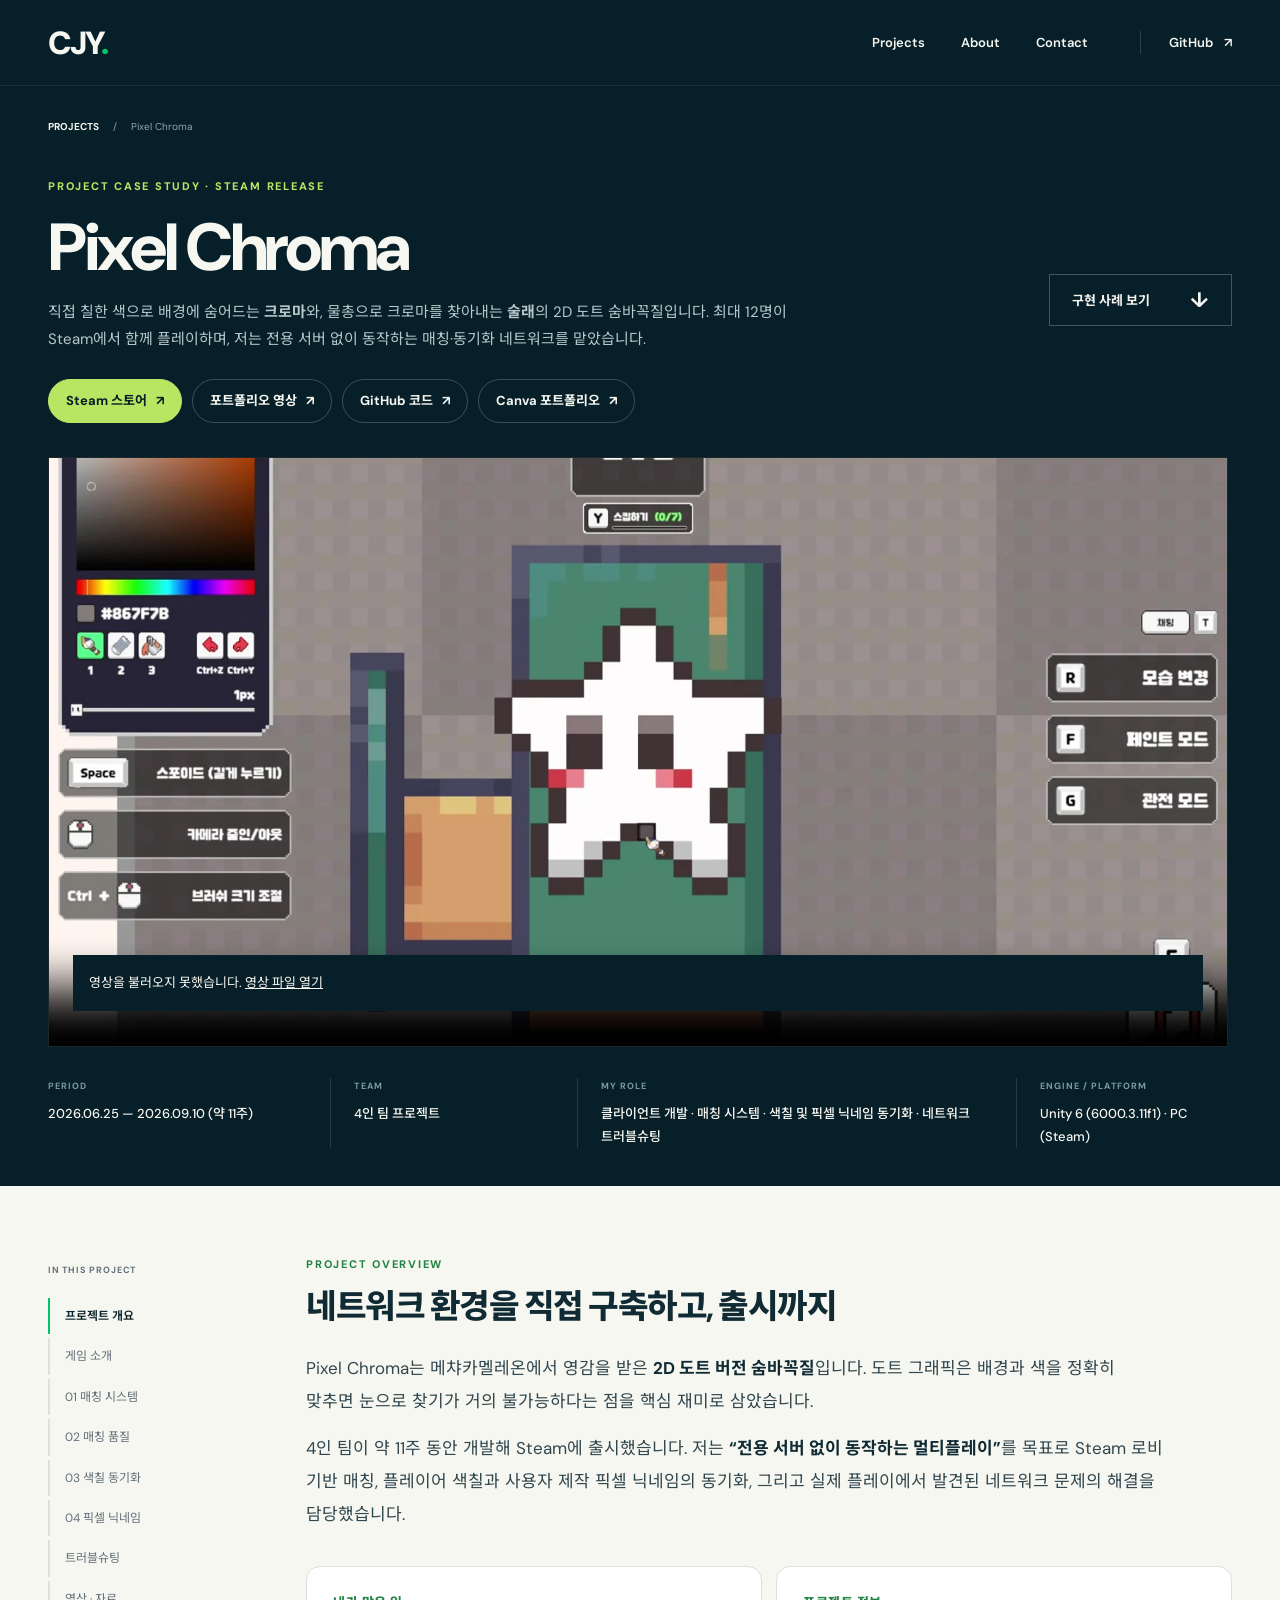
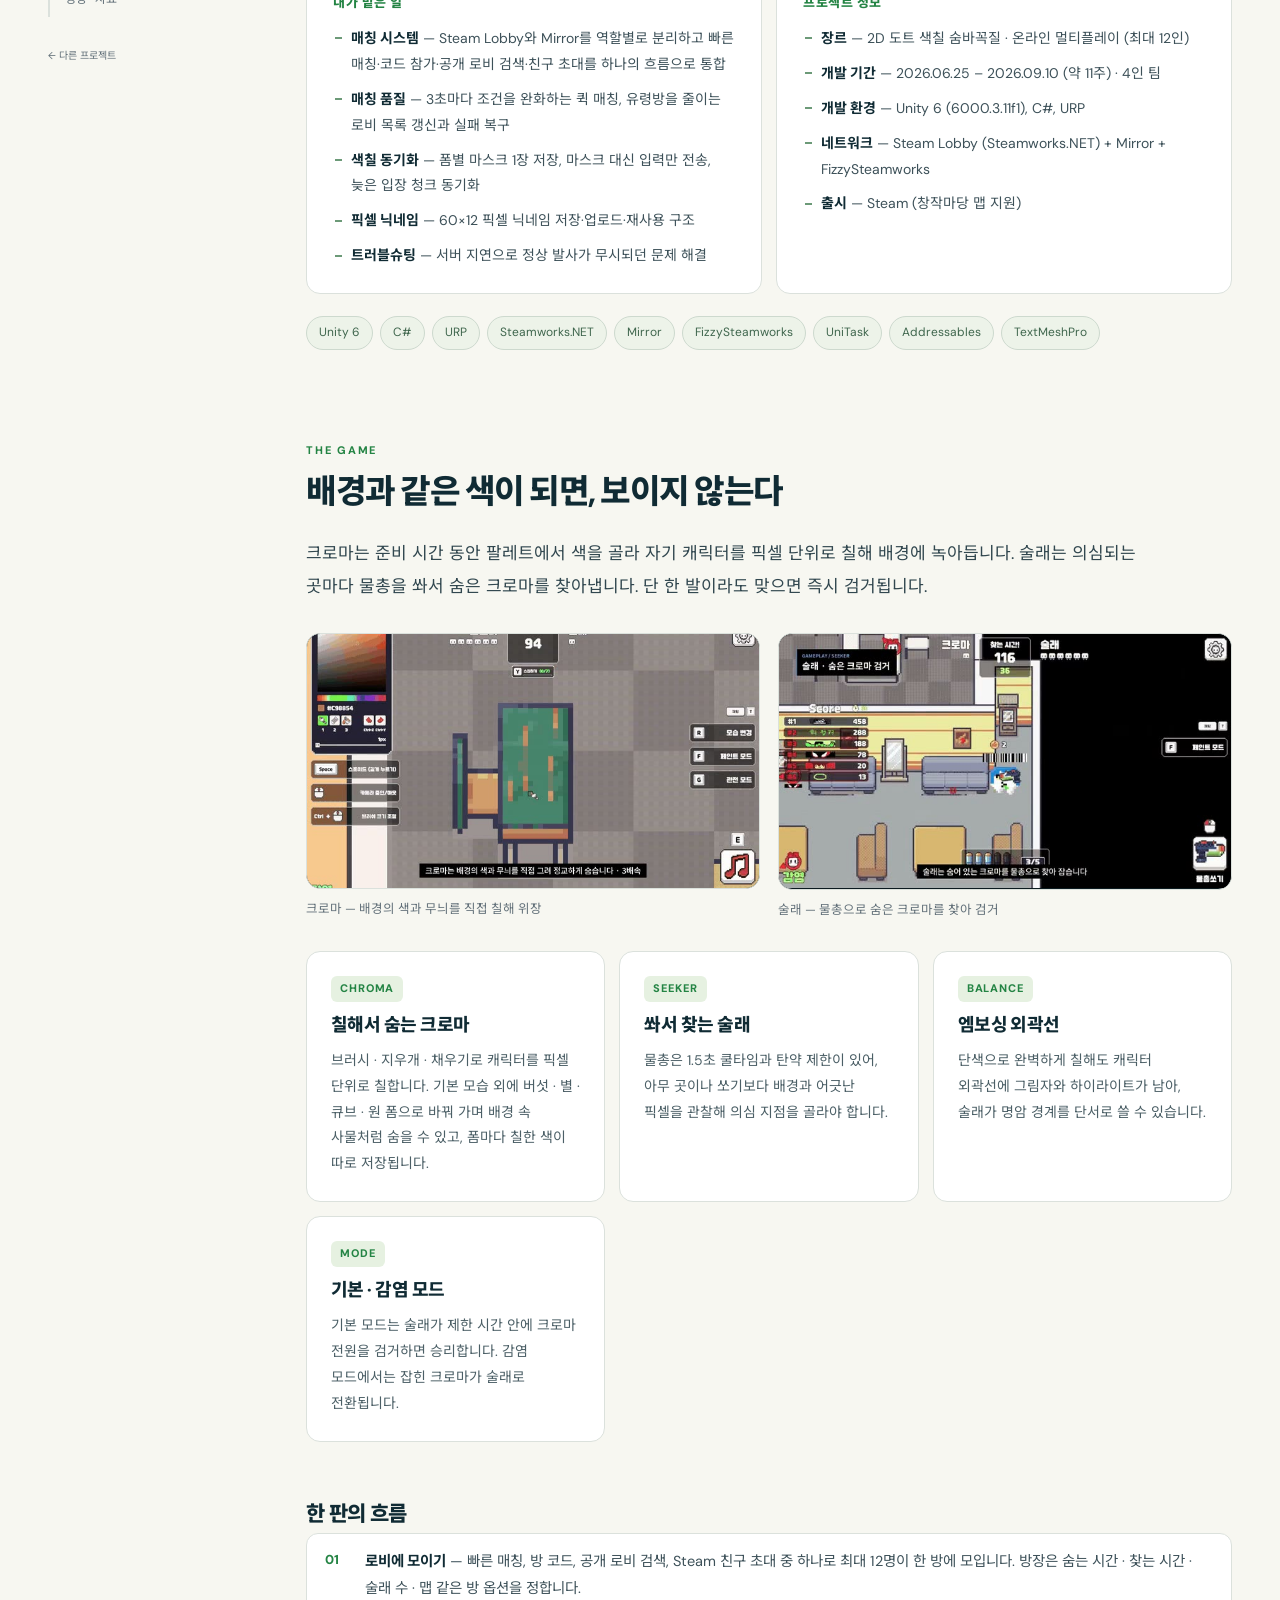
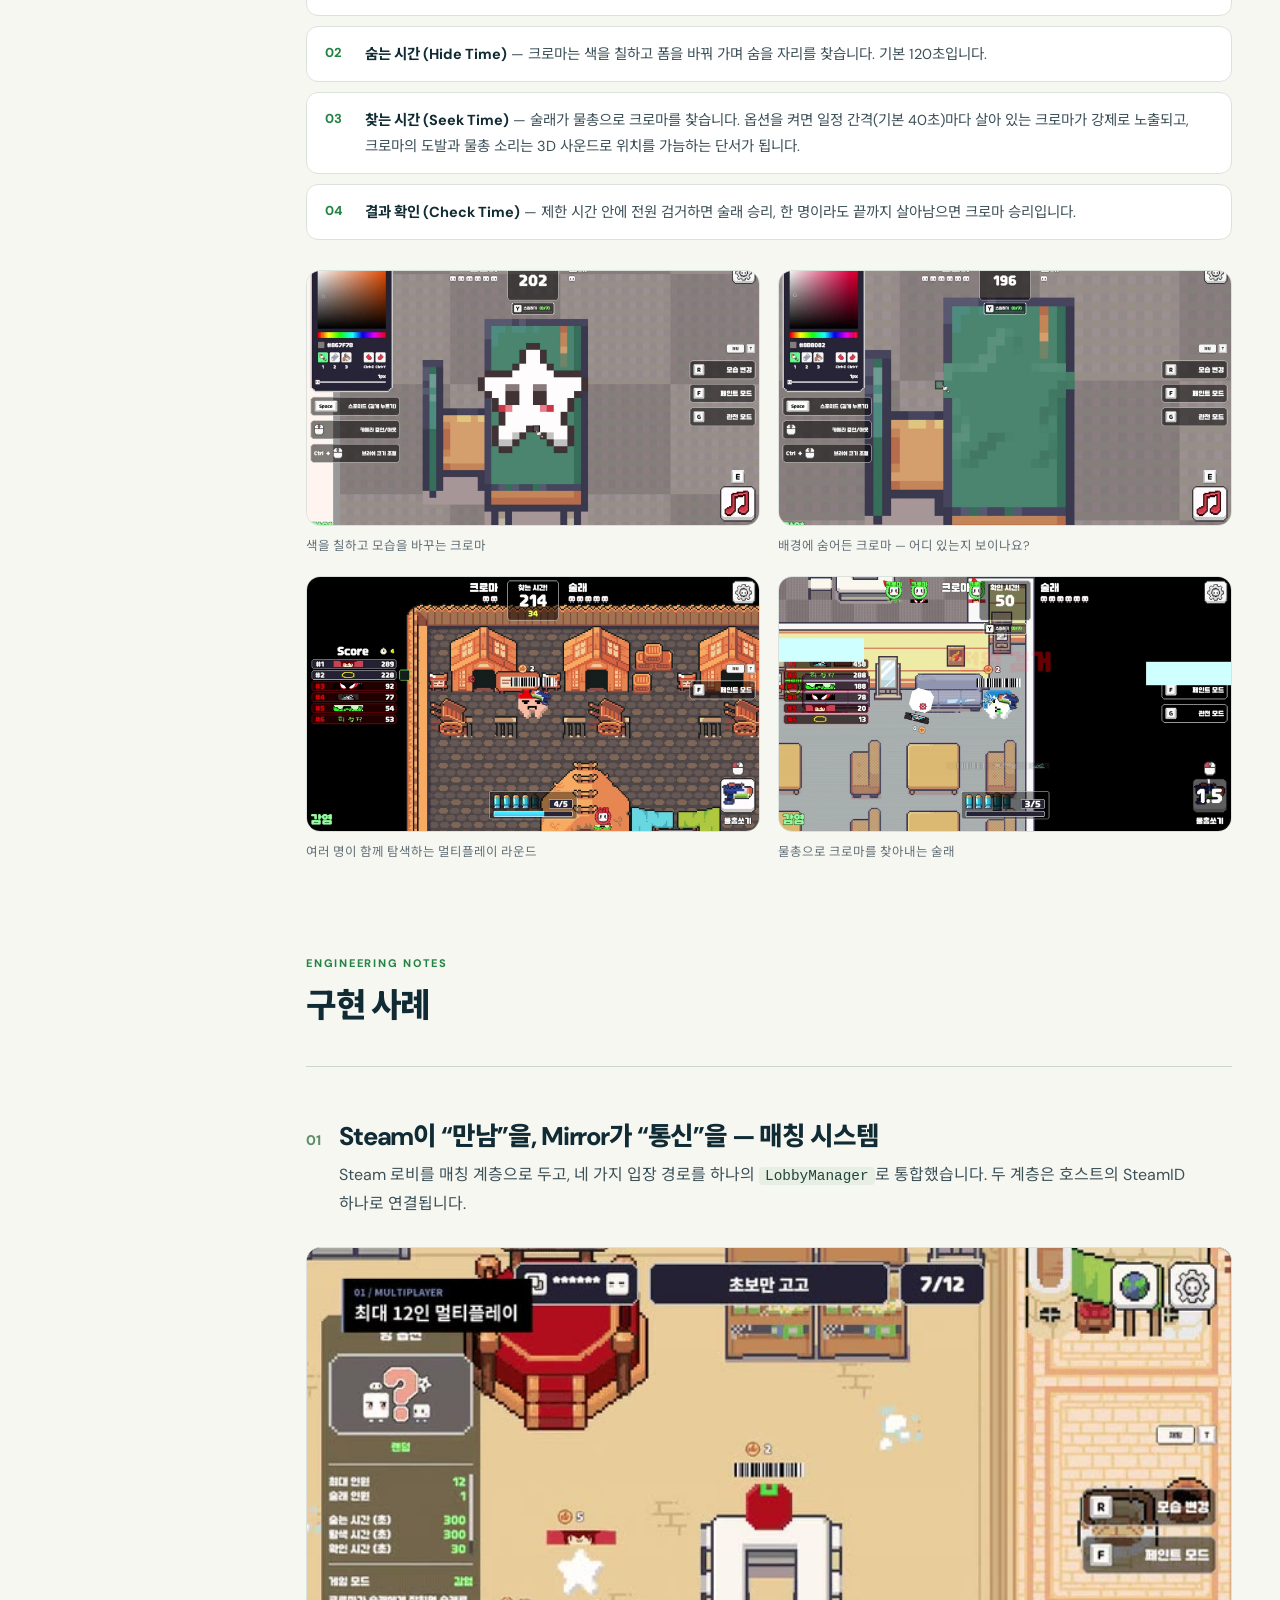
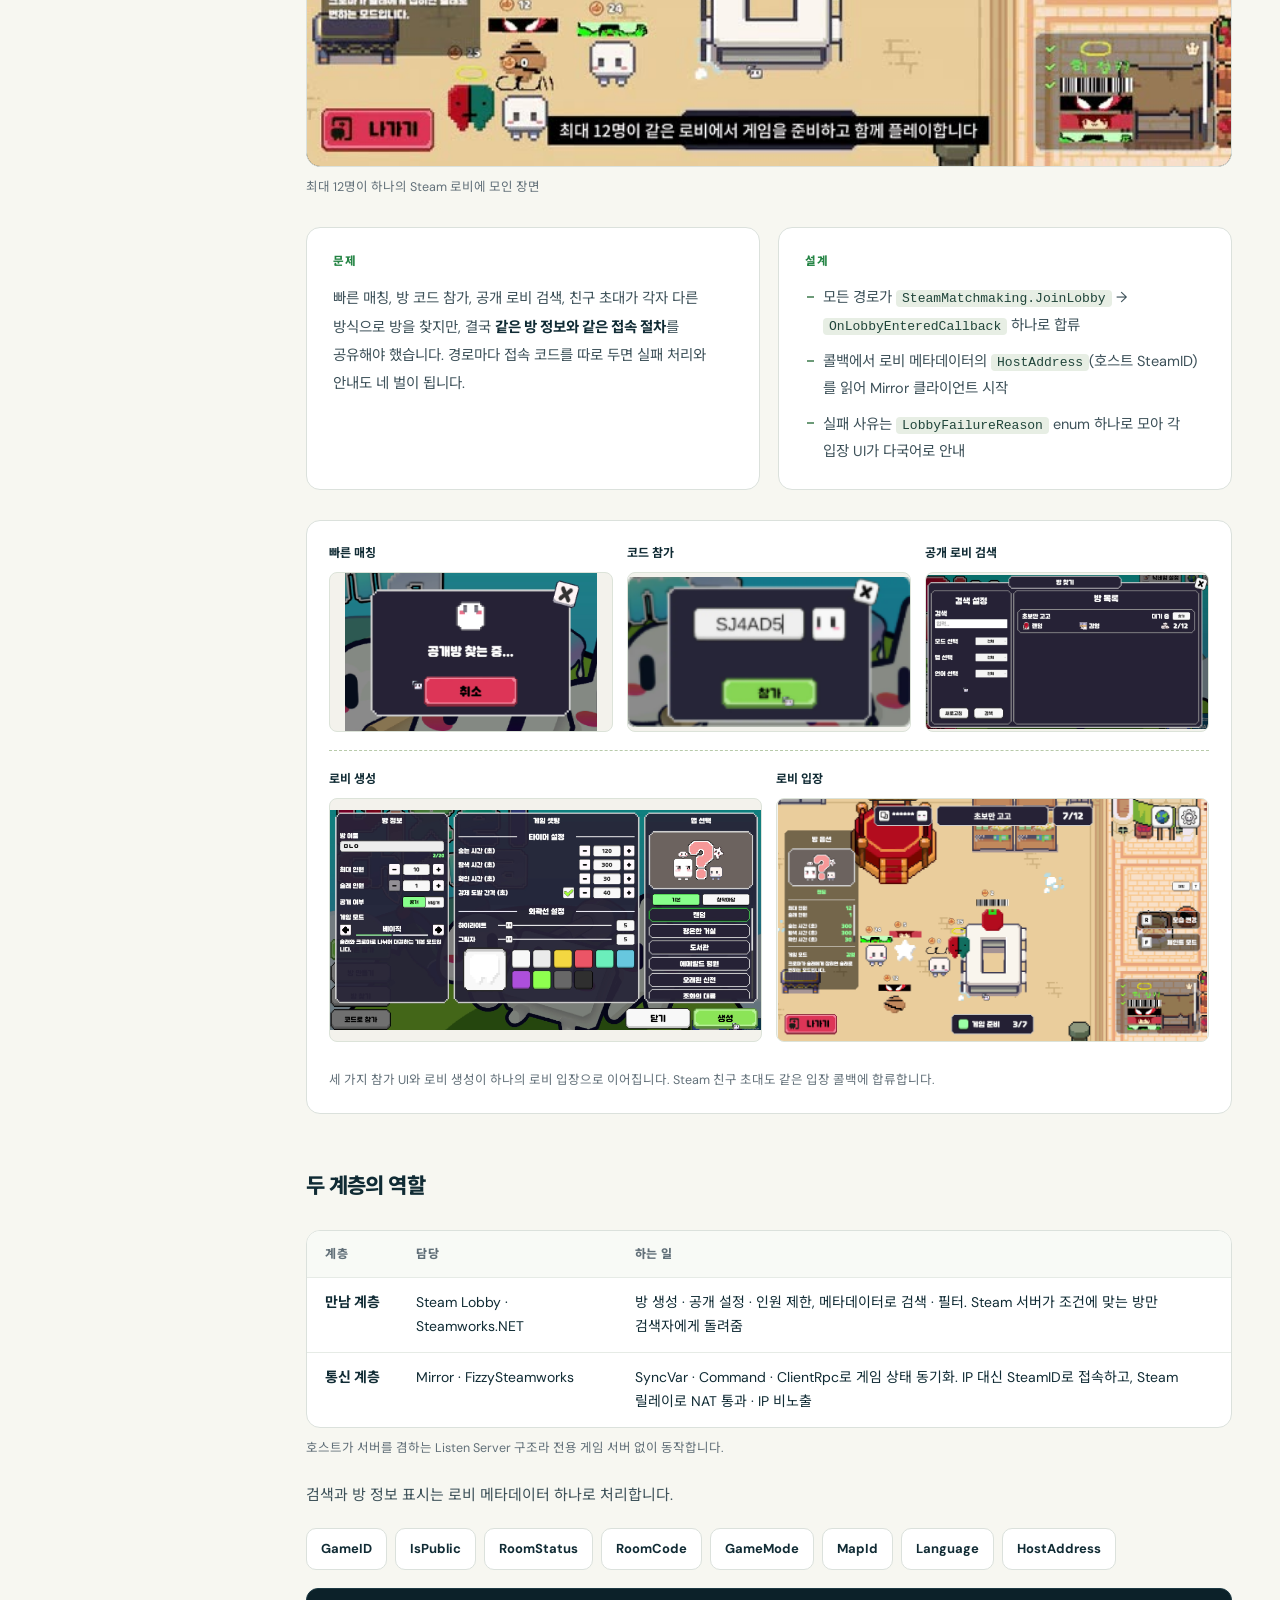
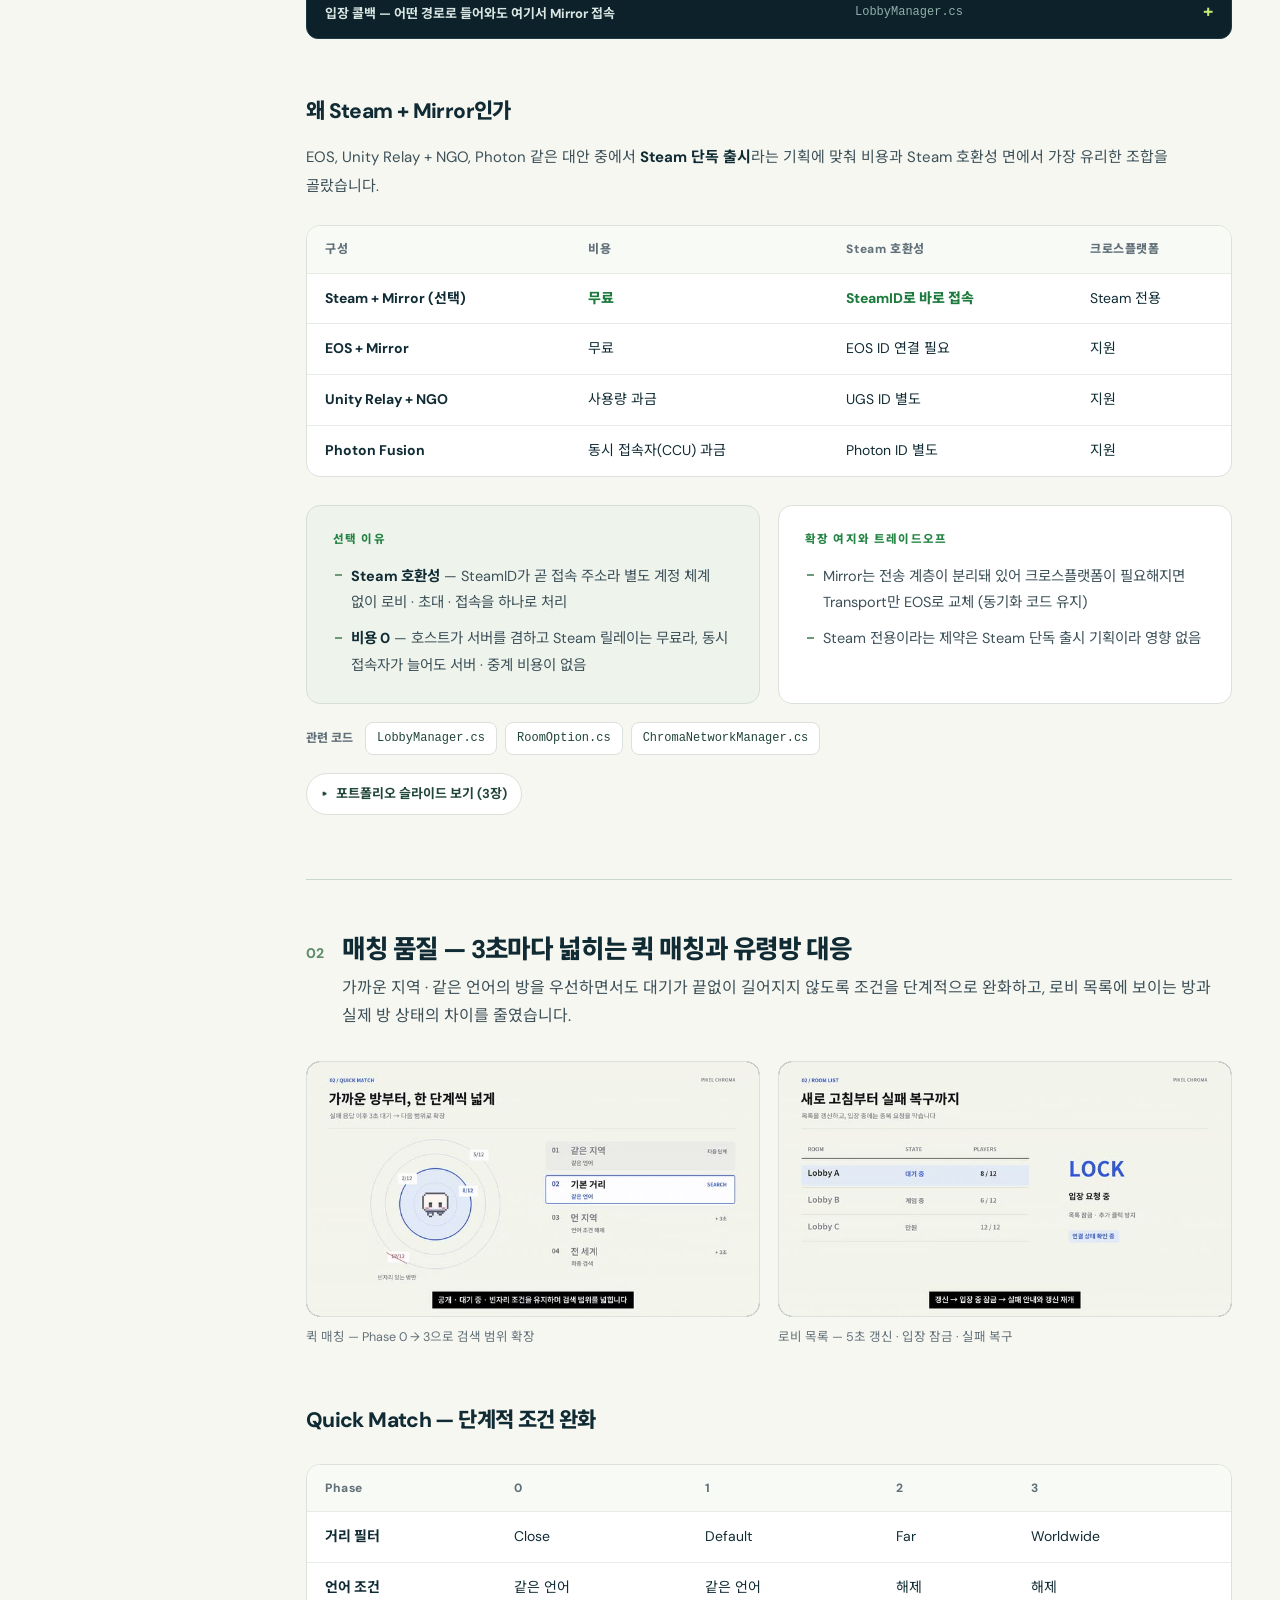
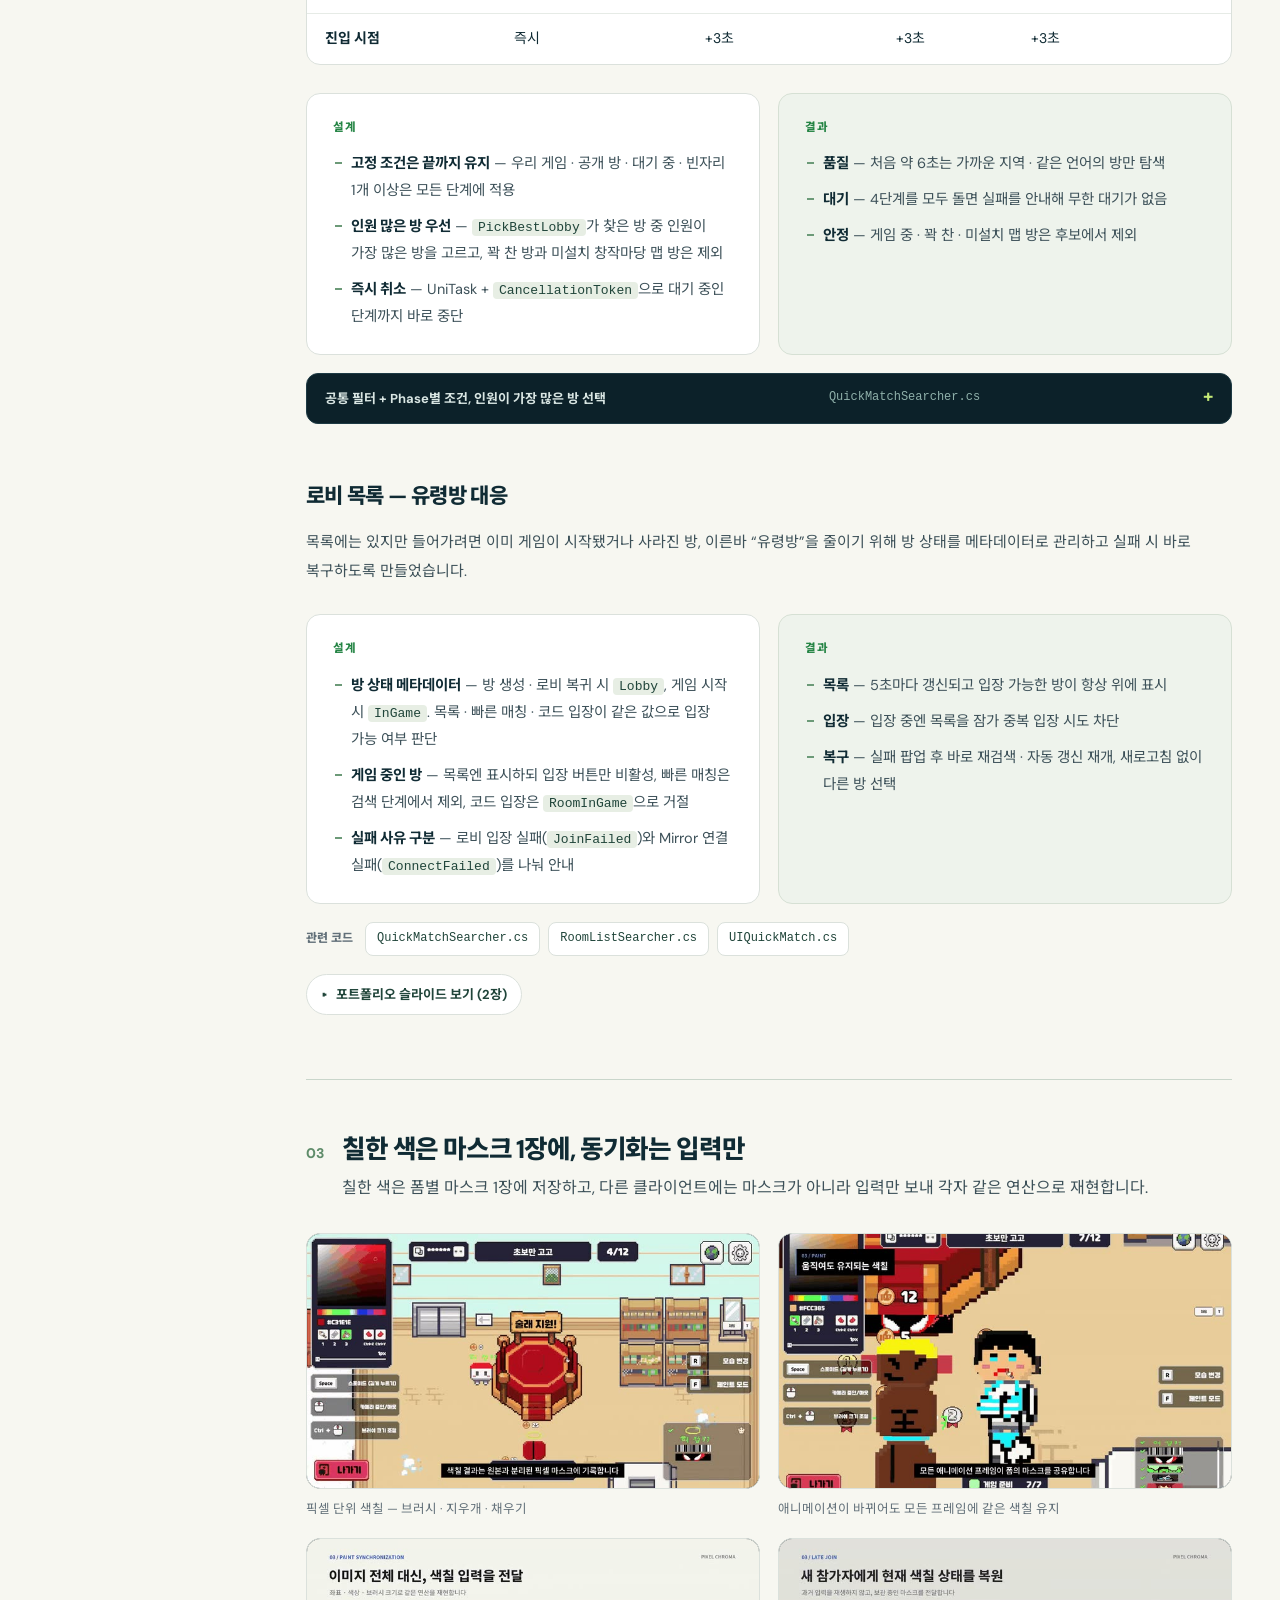
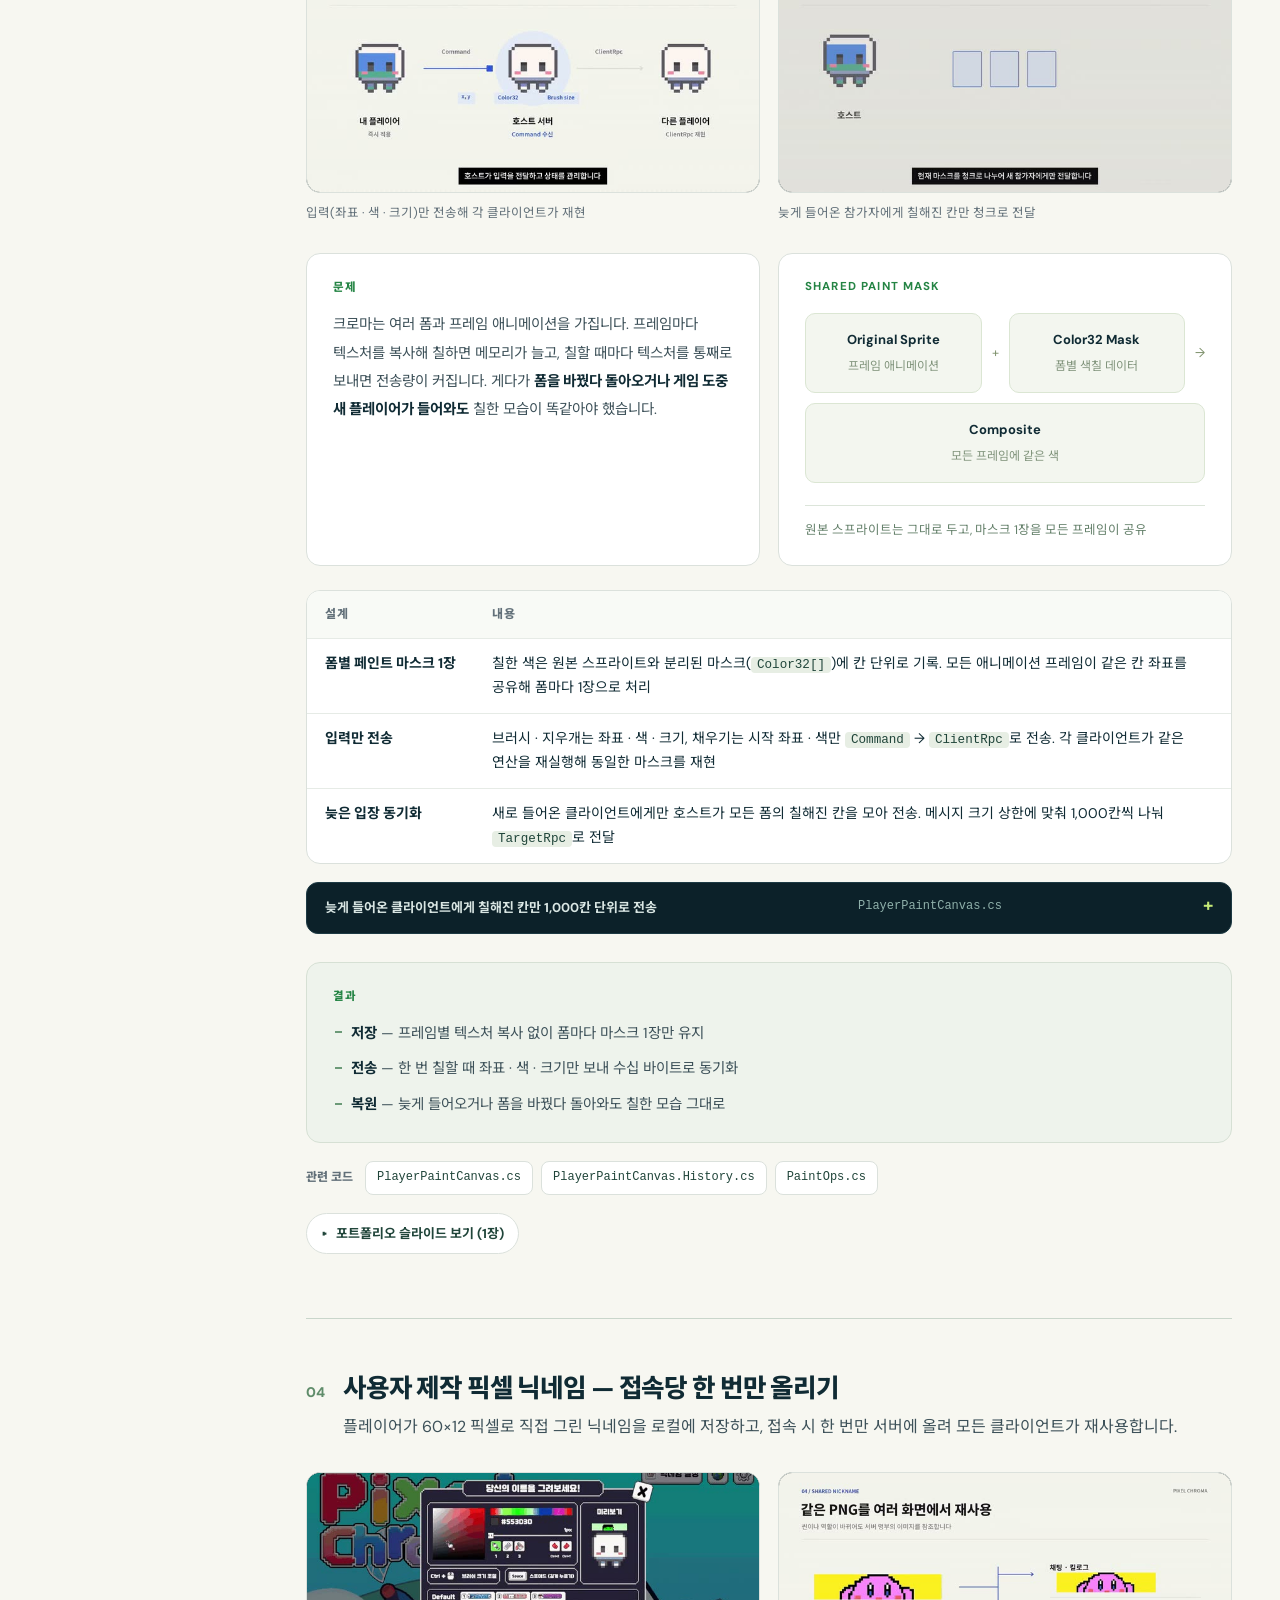
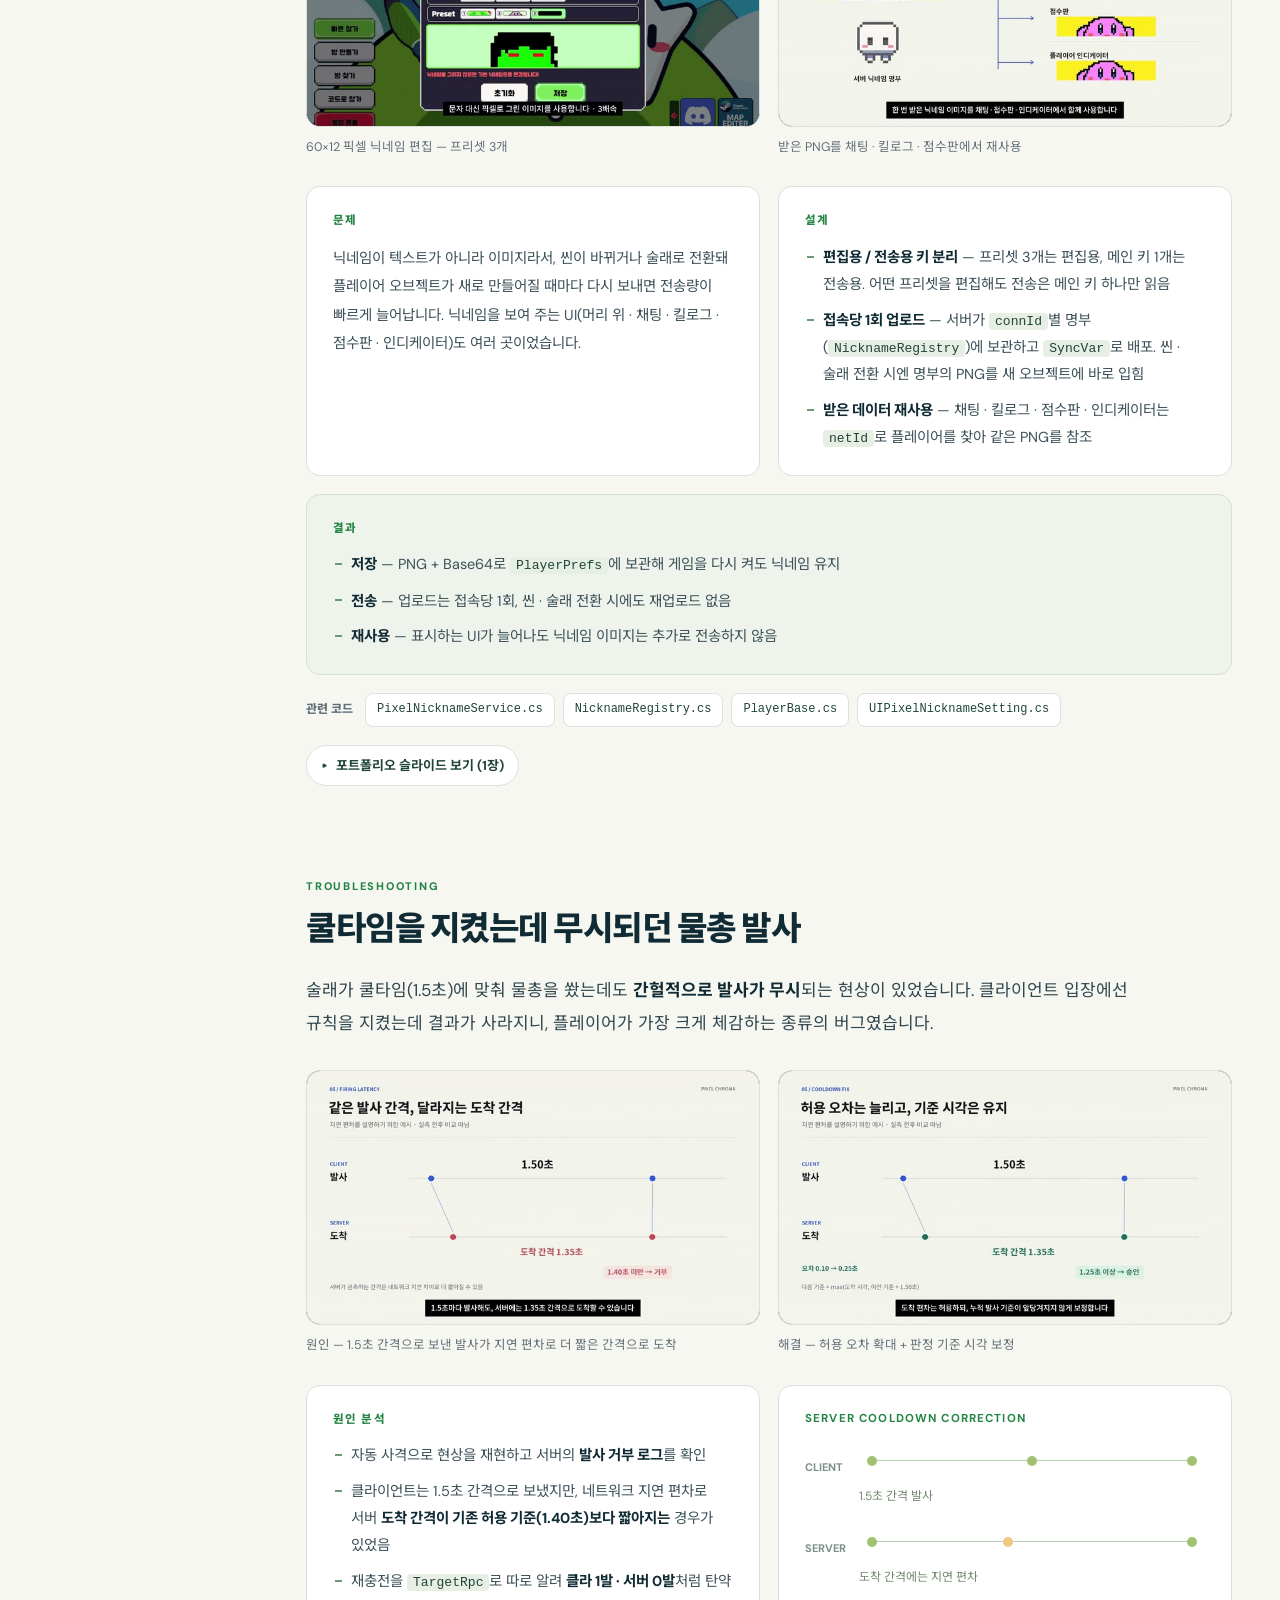
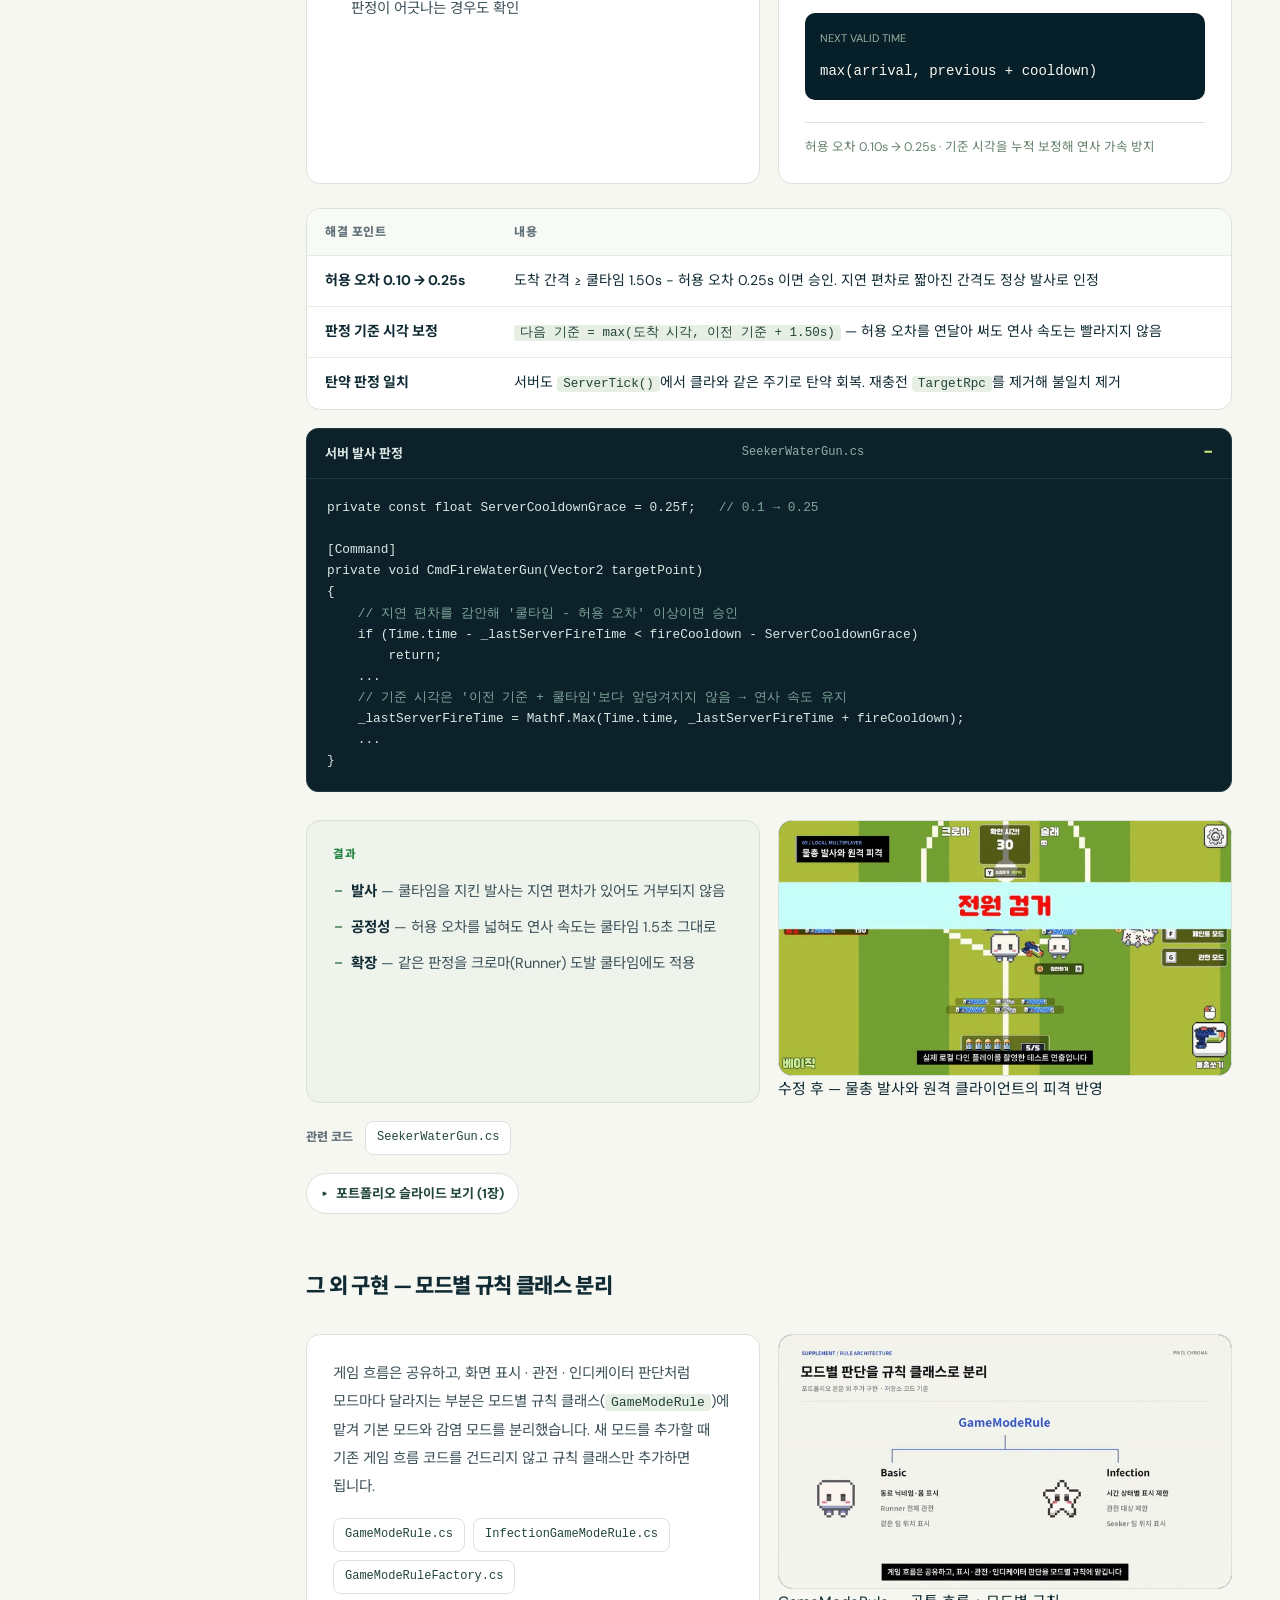
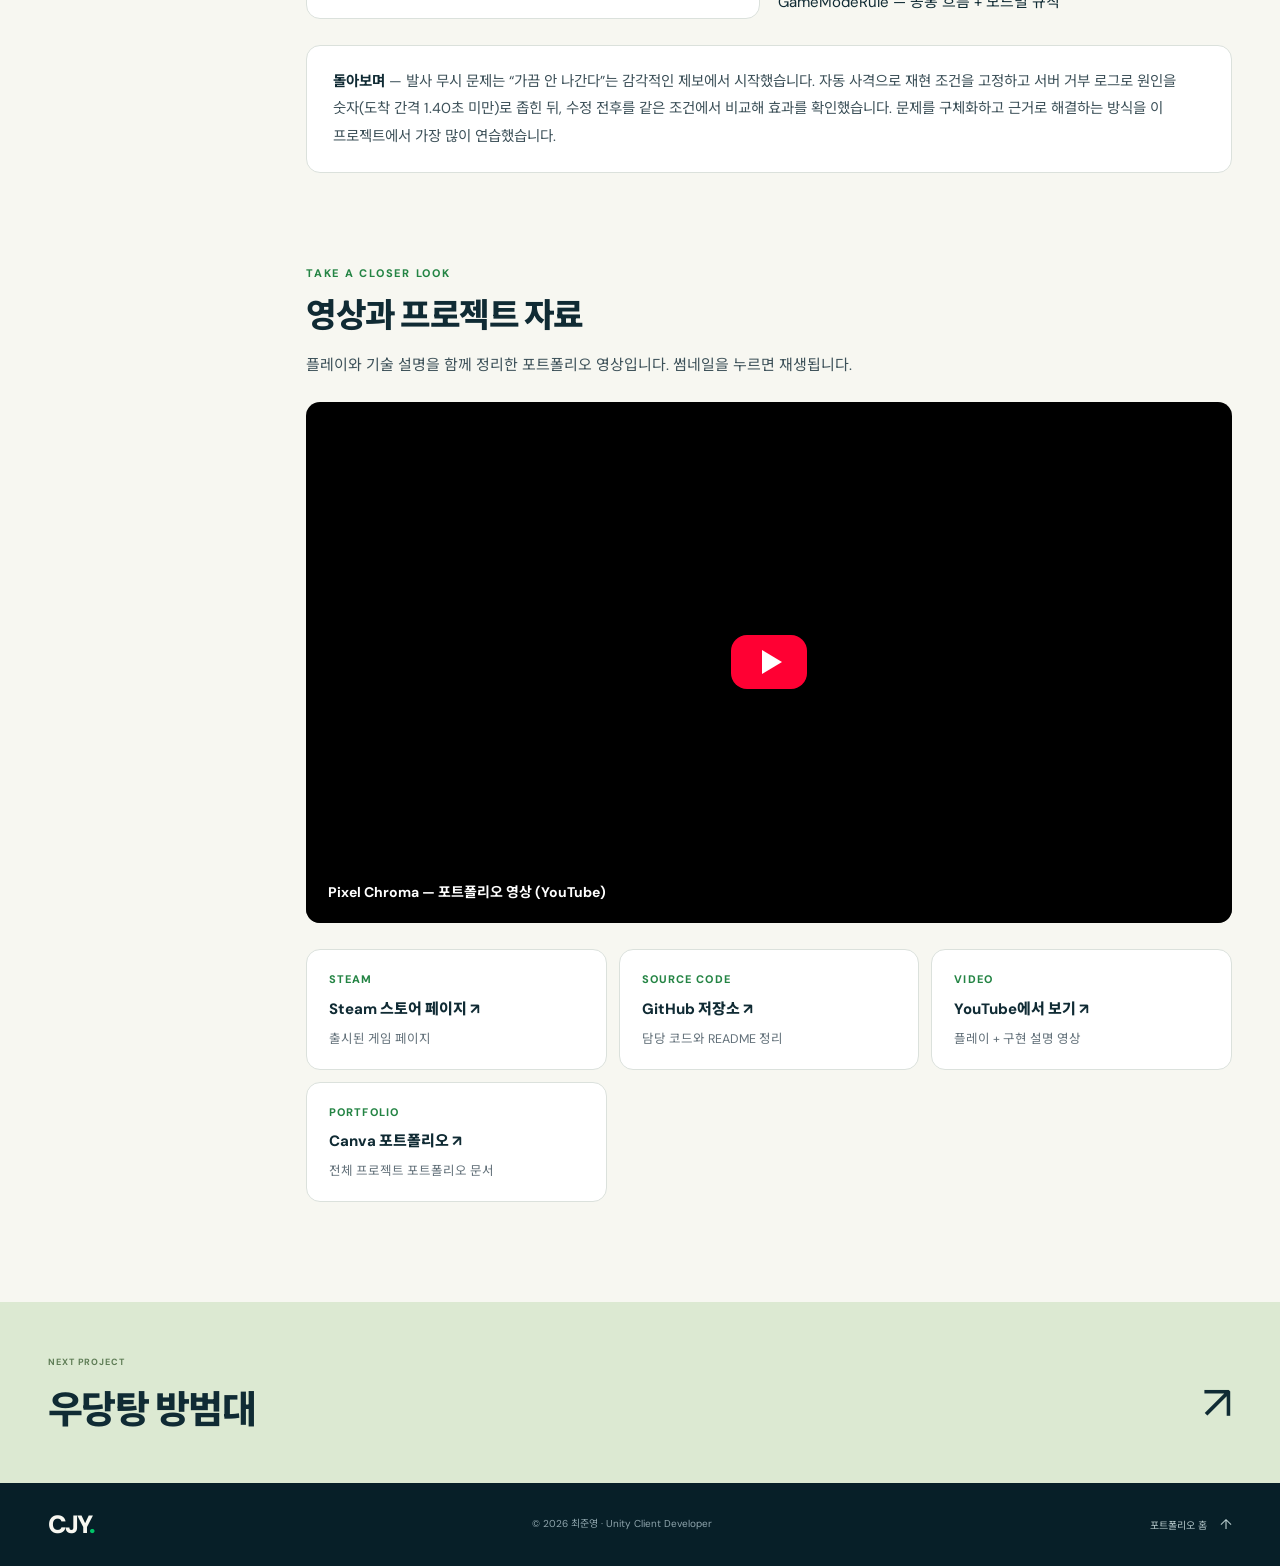
<file: projects/pixel-chroma.html>
<!doctype html>
<html lang="ko">
<head>
<meta charset="utf-8">
<meta name="viewport" content="width=device-width, initial-scale=1">
<meta name="theme-color" content="#071f28">
<meta name="description" content="직접 칠한 색으로 배경에 숨는 크로마와 물총으로 찾아내는 술래의 최대 12인 Steam 멀티플레이 숨바꼭질. 매칭 시스템, 색칠·픽셀 닉네임 동기화, 네트워크 트러블슈팅 구현 사례.">
<title>Pixel Chroma · 최준영</title>
<link rel="icon" type="image/svg+xml" href="../assets/favicon.svg">
<link rel="preconnect" href="https://fonts.googleapis.com">
<link rel="preconnect" href="https://fonts.gstatic.com" crossorigin>
<link href="https://fonts.googleapis.com/css2?family=DM+Sans:wght@400;500;600;700;800;900&family=Noto+Sans+KR:wght@400;500;600;700;800;900&display=swap" rel="stylesheet">
<link rel="stylesheet" href="../project-detail.css?v=2026101202">
<link rel="stylesheet" href="../project-case.css?v=2026101202">
<script src="../project-detail.js?v=2026101202" defer></script>
</head>
<body id="top" class="detail-page case-page" style="--project-accent:#b7e762">
<a class="skip-link" href="#main">본문으로 바로가기</a>
<header class="site-header"><div class="shell header-inner"><a class="brand" href="../index.html" aria-label="최준영 포트폴리오 홈">CJY<span>.</span></a><button class="menu-toggle" aria-label="메뉴 열기" aria-expanded="false" aria-controls="site-nav"><span></span><span></span></button><nav id="site-nav" aria-label="주 메뉴"><a href="../index.html#projects">Projects</a><a href="../index.html#about">About</a><a href="../index.html#contact">Contact</a><a class="nav-external" href="https://github.com/chlwnsdud2025" target="_blank" rel="noopener noreferrer">GitHub <span aria-hidden="true">↗</span></a></nav></div></header>

<main id="main">
<section class="detail-hero"><div class="shell">
  <div class="breadcrumb"><a href="../index.html#projects">PROJECTS</a><span>/</span><span>Pixel Chroma</span></div>
  <div class="detail-hero-heading">
    <div>
      <p class="eyebrow">PROJECT CASE STUDY · STEAM RELEASE</p>
      <h1>Pixel Chroma</h1>
      <p class="cs-tagline">직접 칠한 색으로 배경에 숨어드는 <b>크로마</b>와, 물총으로 크로마를 찾아내는 <b>술래</b>의 2D 도트 숨바꼭질입니다. 최대 12명이 Steam에서 함께 플레이하며, 저는 전용 서버 없이 동작하는 매칭·동기화 네트워크를 맡았습니다.</p>
      <div class="cs-hero-actions">
        <a class="primary" href="https://store.steampowered.com/app/5023800/" target="_blank" rel="noopener noreferrer">Steam 스토어 <span aria-hidden="true">↗</span></a>
        <a href="https://www.youtube.com/watch?v=vdB4pgSr3JY" target="_blank" rel="noopener noreferrer">포트폴리오 영상 <span aria-hidden="true">↗</span></a>
        <a href="https://github.com/chlwnsdud2025/Pixel-Chroma-Portfolio" target="_blank" rel="noopener noreferrer">GitHub 코드 <span aria-hidden="true">↗</span></a>
        <a href="https://www.canva.com/d/mzu8Fvwvj8IVG7d" target="_blank" rel="noopener noreferrer">Canva 포트폴리오 <span aria-hidden="true">↗</span></a>
      </div>
    </div>
    <a class="button button-outline" href="#matching">구현 사례 보기 <span aria-hidden="true">↓</span></a>
  </div>
  <div class="video-player"><video autoplay muted loop playsinline controls preload="metadata" poster="../media/projects/pixel-chroma/poster.webp" aria-label="Pixel Chroma 24초 플레이 트레일러"><source src="../media/projects/pixel-chroma/trailer.mp4" type="video/mp4"></video><p class="video-fallback" hidden>영상을 불러오지 못했습니다. <a href="../media/projects/pixel-chroma/trailer.mp4">영상 파일 열기</a></p></div>
  <div class="project-facts">
    <div><span>PERIOD</span><strong>2026.06.25 — 2026.09.10 (약 11주)</strong></div>
    <div><span>TEAM</span><strong>4인 팀 프로젝트</strong></div>
    <div><span>MY ROLE</span><strong>클라이언트 개발 · 매칭 시스템 · 색칠 및 픽셀 닉네임 동기화 · 네트워크 트러블슈팅</strong></div>
    <div><span>ENGINE / PLATFORM</span><strong>Unity 6 (6000.3.11f1) · PC (Steam)</strong></div>
  </div>
</div></section>

<div class="shell detail-layout">
<aside class="detail-toc"><span>IN THIS PROJECT</span><nav aria-label="프로젝트 목차">
  <a href="#overview">프로젝트 개요</a>
  <a href="#game">게임 소개</a>
  <a href="#matching">01 매칭 시스템</a>
  <a href="#quality">02 매칭 품질</a>
  <a href="#paint">03 색칠 동기화</a>
  <a href="#nickname">04 픽셀 닉네임</a>
  <a href="#trouble">트러블슈팅</a>
  <a href="#resources">영상 · 자료</a>
</nav><a class="toc-home" href="../index.html#projects">← 다른 프로젝트</a></aside>

<div class="detail-body">

<!-- ================= OVERVIEW ================= -->
<section class="cs-section" id="overview">
  <p class="eyebrow">PROJECT OVERVIEW</p>
  <h2>네트워크 환경을 직접 구축하고, 출시까지</h2>
  <p class="cs-lead">Pixel Chroma는 메챠카멜레온에서 영감을 받은 <strong>2D 도트 버전 숨바꼭질</strong>입니다. 도트 그래픽은 배경과 색을 정확히 맞추면 눈으로 찾기가 거의 불가능하다는 점을 핵심 재미로 삼았습니다.</p>
  <p class="cs-lead">4인 팀이 약 11주 동안 개발해 Steam에 출시했습니다. 저는 <strong>“전용 서버 없이 동작하는 멀티플레이”</strong>를 목표로 Steam 로비 기반 매칭, 플레이어 색칠과 사용자 제작 픽셀 닉네임의 동기화, 그리고 실제 플레이에서 발견된 네트워크 문제의 해결을 담당했습니다.</p>

  <div class="cs-role">
    <div>
      <h3>내가 맡은 일</h3>
      <ul class="cs-list">
        <li><strong>매칭 시스템</strong> — Steam Lobby와 Mirror를 역할별로 분리하고 빠른 매칭·코드 참가·공개 로비 검색·친구 초대를 하나의 흐름으로 통합</li>
        <li><strong>매칭 품질</strong> — 3초마다 조건을 완화하는 퀵 매칭, 유령방을 줄이는 로비 목록 갱신과 실패 복구</li>
        <li><strong>색칠 동기화</strong> — 폼별 마스크 1장 저장, 마스크 대신 입력만 전송, 늦은 입장 청크 동기화</li>
        <li><strong>픽셀 닉네임</strong> — 60×12 픽셀 닉네임 저장·업로드·재사용 구조</li>
        <li><strong>트러블슈팅</strong> — 서버 지연으로 정상 발사가 무시되던 문제 해결</li>
      </ul>
    </div>
    <div>
      <h3>프로젝트 정보</h3>
      <ul class="cs-list">
        <li><strong>장르</strong> — 2D 도트 색칠 숨바꼭질 · 온라인 멀티플레이 (최대 12인)</li>
        <li><strong>개발 기간</strong> — 2026.06.25 – 2026.09.10 (약 11주) · 4인 팀</li>
        <li><strong>개발 환경</strong> — Unity 6 (6000.3.11f1), C#, URP</li>
        <li><strong>네트워크</strong> — Steam Lobby (Steamworks.NET) + Mirror + FizzySteamworks</li>
        <li><strong>출시</strong> — Steam (창작마당 맵 지원)</li>
      </ul>
    </div>
  </div>
  <div class="cs-tags"><span>Unity 6</span><span>C#</span><span>URP</span><span>Steamworks.NET</span><span>Mirror</span><span>FizzySteamworks</span><span>UniTask</span><span>Addressables</span><span>TextMeshPro</span></div>
</section>

<!-- ================= GAME ================= -->
<section class="cs-section" id="game">
  <p class="eyebrow">THE GAME</p>
  <h2>배경과 같은 색이 되면, 보이지 않는다</h2>
  <p class="cs-lead">크로마는 준비 시간 동안 팔레트에서 색을 골라 자기 캐릭터를 픽셀 단위로 칠해 배경에 녹아듭니다. 술래는 의심되는 곳마다 물총을 쏴서 숨은 크로마를 찾아냅니다. 단 한 발이라도 맞으면 즉시 검거됩니다.</p>

  <div class="cs-grid">
    <figure>
      <div class="cs-media"><video class="cs-clip" width="720" height="404" muted loop playsinline preload="none" poster="../media/projects/pixel-chroma/clips/chroma_camouflage.jpg" data-src="../media/projects/pixel-chroma/clips/chroma_camouflage.mp4" aria-label="크로마가 배경의 색과 무늬를 직접 칠해 위장하는 장면"></video></div>
      <figcaption>크로마 — 배경의 색과 무늬를 직접 칠해 위장</figcaption>
    </figure>
    <figure>
      <div class="cs-media"><video class="cs-clip" width="640" height="360" muted loop playsinline preload="none" poster="../media/projects/pixel-chroma/clips/seeker_catch.jpg" data-src="../media/projects/pixel-chroma/clips/seeker_catch.mp4" aria-label="술래가 물총으로 숨은 크로마를 찾아 검거하는 장면"></video></div>
      <figcaption>술래 — 물총으로 숨은 크로마를 찾아 검거</figcaption>
    </figure>
  </div>

  <div class="cs-cards">
    <div class="cs-card"><span class="tag">CHROMA</span><h3>칠해서 숨는 크로마</h3><p>브러시 · 지우개 · 채우기로 캐릭터를 픽셀 단위로 칠합니다. 기본 모습 외에 버섯 · 별 · 큐브 · 원 폼으로 바꿔 가며 배경 속 사물처럼 숨을 수 있고, 폼마다 칠한 색이 따로 저장됩니다.</p></div>
    <div class="cs-card"><span class="tag">SEEKER</span><h3>쏴서 찾는 술래</h3><p>물총은 1.5초 쿨타임과 탄약 제한이 있어, 아무 곳이나 쏘기보다 배경과 어긋난 픽셀을 관찰해 의심 지점을 골라야 합니다.</p></div>
    <div class="cs-card"><span class="tag">BALANCE</span><h3>엠보싱 외곽선</h3><p>단색으로 완벽하게 칠해도 캐릭터 외곽선에 그림자와 하이라이트가 남아, 술래가 명암 경계를 단서로 쓸 수 있습니다.</p></div>
    <div class="cs-card"><span class="tag">MODE</span><h3>기본 · 감염 모드</h3><p>기본 모드는 술래가 제한 시간 안에 크로마 전원을 검거하면 승리합니다. 감염 모드에서는 잡힌 크로마가 술래로 전환됩니다.</p></div>
  </div>

  <h3 class="cs-sub">한 판의 흐름</h3>
  <ol class="cs-steps">
    <li><strong>로비에 모이기</strong> — 빠른 매칭, 방 코드, 공개 로비 검색, Steam 친구 초대 중 하나로 최대 12명이 한 방에 모입니다. 방장은 숨는 시간 · 찾는 시간 · 술래 수 · 맵 같은 방 옵션을 정합니다.</li>
    <li><strong>숨는 시간 (Hide Time)</strong> — 크로마는 색을 칠하고 폼을 바꿔 가며 숨을 자리를 찾습니다. 기본 120초입니다.</li>
    <li><strong>찾는 시간 (Seek Time)</strong> — 술래가 물총으로 크로마를 찾습니다. 옵션을 켜면 일정 간격(기본 40초)마다 살아 있는 크로마가 강제로 노출되고, 크로마의 도발과 물총 소리는 3D 사운드로 위치를 가늠하는 단서가 됩니다.</li>
    <li><strong>결과 확인 (Check Time)</strong> — 제한 시간 안에 전원 검거하면 술래 승리, 한 명이라도 끝까지 살아남으면 크로마 승리입니다.</li>
  </ol>

  <div class="cs-grid">
    <figure><a class="cs-zoom" href="../media/projects/pixel-chroma/shot-01.webp" target="_blank" rel="noopener noreferrer"><div class="cs-media"><img src="../media/projects/pixel-chroma/shot-01.webp" width="1600" height="900" loading="lazy" alt="색을 칠하고 모습을 바꾸는 크로마"></div></a><figcaption>색을 칠하고 모습을 바꾸는 크로마</figcaption></figure>
    <figure><a class="cs-zoom" href="../media/projects/pixel-chroma/shot-02.webp" target="_blank" rel="noopener noreferrer"><div class="cs-media"><img src="../media/projects/pixel-chroma/shot-02.webp" width="1600" height="900" loading="lazy" alt="배경에 숨어든 크로마"></div></a><figcaption>배경에 숨어든 크로마 — 어디 있는지 보이나요?</figcaption></figure>
    <figure><a class="cs-zoom" href="../media/projects/pixel-chroma/shot-03.webp" target="_blank" rel="noopener noreferrer"><div class="cs-media"><img src="../media/projects/pixel-chroma/shot-03.webp" width="1600" height="900" loading="lazy" alt="다함께 탐색하는 멀티플레이 라운드"></div></a><figcaption>여러 명이 함께 탐색하는 멀티플레이 라운드</figcaption></figure>
    <figure><a class="cs-zoom" href="../media/projects/pixel-chroma/shot-04.webp" target="_blank" rel="noopener noreferrer"><div class="cs-media"><img src="../media/projects/pixel-chroma/shot-04.webp" width="1600" height="900" loading="lazy" alt="물총으로 크로마를 찾아내는 술래"></div></a><figcaption>물총으로 크로마를 찾아내는 술래</figcaption></figure>
  </div>
</section>

<!-- ================= 01 MATCHING ================= -->
<section class="cs-section" id="matching">
  <p class="eyebrow">ENGINEERING NOTES</p>
  <h2>구현 사례</h2>

  <article class="cs-case">
    <div class="cs-case-head"><span class="num">01</span><h3>Steam이 “만남”을, Mirror가 “통신”을 — 매칭 시스템</h3><p>Steam 로비를 매칭 계층으로 두고, 네 가지 입장 경로를 하나의 <code class="k">LobbyManager</code>로 통합했습니다. 두 계층은 호스트의 SteamID 하나로 연결됩니다.</p></div>

    <figure class="cs-fig">
      <div class="cs-media"><video class="cs-clip" width="720" height="404" muted loop playsinline preload="none" poster="../media/projects/pixel-chroma/clips/lobby_12p.jpg" data-src="../media/projects/pixel-chroma/clips/lobby_12p.mp4" aria-label="최대 12명이 같은 로비에 모인 장면"></video></div>
      <figcaption>최대 12명이 하나의 Steam 로비에 모인 장면</figcaption>
    </figure>

    <div class="cs-body">
      <div class="cs-block"><span class="cs-label">문제</span><p class="cs-text">빠른 매칭, 방 코드 참가, 공개 로비 검색, 친구 초대가 각자 다른 방식으로 방을 찾지만, 결국 <strong>같은 방 정보와 같은 접속 절차</strong>를 공유해야 했습니다. 경로마다 접속 코드를 따로 두면 실패 처리와 안내도 네 벌이 됩니다.</p></div>
      <div class="cs-block"><span class="cs-label">설계</span><ul class="cs-list">
        <li>모든 경로가 <code class="k">SteamMatchmaking.JoinLobby</code> → <code class="k">OnLobbyEnteredCallback</code> 하나로 합류</li>
        <li>콜백에서 로비 메타데이터의 <code class="k">HostAddress</code>(호스트 SteamID)를 읽어 Mirror 클라이언트 시작</li>
        <li>실패 사유는 <code class="k">LobbyFailureReason</code> enum 하나로 모아 각 입장 UI가 다국어로 안내</li>
      </ul></div>
    </div>

    <figure class="cs-fig entry-flow"><div class="entry-options"><div><span>빠른 매칭</span><img src="../media/projects/pixel-chroma/entry-1.png" alt="Pixel Chroma 빠른 매칭 실제 UI" loading="lazy"></div><div><span>코드 참가</span><img src="../media/projects/pixel-chroma/entry-2.png" alt="Pixel Chroma 코드 참가 실제 UI" loading="lazy"></div><div><span>공개 로비 검색</span><img src="../media/projects/pixel-chroma/entry-3.png" alt="Pixel Chroma 공개 로비 검색 실제 UI" loading="lazy"></div></div><div class="entry-destination"><div><span>로비 생성</span><img src="../media/projects/pixel-chroma/entry-4.png" alt="Pixel Chroma 로비 생성 실제 UI" loading="lazy"></div><div><span>로비 입장</span><img src="../media/projects/pixel-chroma/entry-5.png" alt="Pixel Chroma 로비 입장 실제 UI" loading="lazy"></div></div><figcaption>세 가지 참가 UI와 로비 생성이 하나의 로비 입장으로 이어집니다. Steam 친구 초대도 같은 입장 콜백에 합류합니다.</figcaption></figure>

    <h4 class="cs-sub">두 계층의 역할</h4>
    <div class="cs-table-wrap"><table class="cs-table">
      <thead><tr><th>계층</th><th>담당</th><th>하는 일</th></tr></thead>
      <tbody>
        <tr><td>만남 계층</td><td>Steam Lobby · Steamworks.NET</td><td>방 생성 · 공개 설정 · 인원 제한, 메타데이터로 검색 · 필터. Steam 서버가 조건에 맞는 방만 검색자에게 돌려줌</td></tr>
        <tr><td>통신 계층</td><td>Mirror · FizzySteamworks</td><td>SyncVar · Command · ClientRpc로 게임 상태 동기화. IP 대신 SteamID로 접속하고, Steam 릴레이로 NAT 통과 · IP 비노출</td></tr>
      </tbody>
    </table></div>
    <p class="cs-note">호스트가 서버를 겸하는 Listen Server 구조라 전용 게임 서버 없이 동작합니다.</p>

    <p class="cs-text" style="margin-top:22px">검색과 방 정보 표시는 로비 메타데이터 하나로 처리합니다.</p>
    <div class="cs-flow"><span>GameID</span><span>IsPublic</span><span>RoomStatus</span><span>RoomCode</span><span>GameMode</span><span>MapId</span><span>Language</span><span>HostAddress</span></div>

    <details class="cs-code"><summary>입장 콜백 — 어떤 경로로 들어와도 여기서 Mirror 접속 <span>LobbyManager.cs</span></summary><pre><code><span class="c">// Steam 로비 입장이 끝나면 HostAddress(호스트 SteamID)로 Mirror 클라이언트를 시작</span>
private void OnLobbyEnteredCallback(LobbyEnter_t result)
{
    bool success = result.m_EChatRoomEnterResponse == (uint)EChatRoomEnterResponse.k_EChatRoomEnterResponseSuccess;
    if (!success)
    {
        OnLobbyFailed?.Invoke(LobbyFailureReason.JoinFailed);   <span class="c">// 실패 사유 enum으로 UI에 전달</span>
        return;
    }

    CurrentLobbyId = new CSteamID(result.m_ulSteamIDLobby);
    if (IsHost) return;

    CurrentRoomCode = SteamMatchmaking.GetLobbyData(CurrentLobbyId, CodeKey);
    string hostAddress = SteamMatchmaking.GetLobbyData(CurrentLobbyId, HostAddressKey);

    _waitingForConnection = true;
    NetworkManager.singleton.networkAddress = hostAddress;      <span class="c">// IP가 아닌 SteamID</span>
    NetworkManager.singleton.StartClient();
}</code></pre></details>

    <h4 class="cs-sub">왜 Steam + Mirror인가</h4>
    <p class="cs-text">EOS, Unity Relay + NGO, Photon 같은 대안 중에서 <strong>Steam 단독 출시</strong>라는 기획에 맞춰 비용과 Steam 호환성 면에서 가장 유리한 조합을 골랐습니다.</p>
    <div class="cs-table-wrap"><table class="cs-table">
      <thead><tr><th>구성</th><th>비용</th><th>Steam 호환성</th><th>크로스플랫폼</th></tr></thead>
      <tbody>
        <tr><td>Steam + Mirror (선택)</td><td class="good">무료</td><td class="good">SteamID로 바로 접속</td><td>Steam 전용</td></tr>
        <tr><td>EOS + Mirror</td><td>무료</td><td>EOS ID 연결 필요</td><td>지원</td></tr>
        <tr><td>Unity Relay + NGO</td><td>사용량 과금</td><td>UGS ID 별도</td><td>지원</td></tr>
        <tr><td>Photon Fusion</td><td>동시 접속자(CCU) 과금</td><td>Photon ID 별도</td><td>지원</td></tr>
      </tbody>
    </table></div>
    <div class="cs-body">
      <div class="cs-block result"><span class="cs-label">선택 이유</span><ul class="cs-list">
        <li><strong>Steam 호환성</strong> — SteamID가 곧 접속 주소라 별도 계정 체계 없이 로비 · 초대 · 접속을 하나로 처리</li>
        <li><strong>비용 0</strong> — 호스트가 서버를 겸하고 Steam 릴레이는 무료라, 동시 접속자가 늘어도 서버 · 중계 비용이 없음</li>
      </ul></div>
      <div class="cs-block"><span class="cs-label">확장 여지와 트레이드오프</span><ul class="cs-list">
        <li>Mirror는 전송 계층이 분리돼 있어 크로스플랫폼이 필요해지면 Transport만 EOS로 교체 (동기화 코드 유지)</li>
        <li>Steam 전용이라는 제약은 Steam 단독 출시 기획이라 영향 없음</li>
      </ul></div>
    </div>

    <div class="cs-src"><span>관련 코드</span><a href="https://github.com/chlwnsdud2025/Pixel-Chroma-Portfolio/blob/main/PixelChroma/Assets/02.%20Scripts/Core/Lobby/LobbyManager.cs" target="_blank" rel="noopener noreferrer">LobbyManager.cs</a><a href="https://github.com/chlwnsdud2025/Pixel-Chroma-Portfolio/blob/main/PixelChroma/Assets/02.%20Scripts/Core/Lobby/RoomList/RoomOption.cs" target="_blank" rel="noopener noreferrer">RoomOption.cs</a><a href="https://github.com/chlwnsdud2025/Pixel-Chroma-Portfolio/blob/main/PixelChroma/Assets/02.%20Scripts/Network/ChromaNetworkManager.cs" target="_blank" rel="noopener noreferrer">ChromaNetworkManager.cs</a></div>
    <details class="cs-slides"><summary>포트폴리오 슬라이드 보기 (3장)</summary><div class="cs-grid three">
      <a class="cs-zoom" href="../media/projects/pixel-chroma/slides/pc_matching.webp" target="_blank" rel="noopener noreferrer"><img src="../media/projects/pixel-chroma/slides/pc_matching.webp" width="1600" height="900" loading="lazy" alt="매칭 시스템 구현 슬라이드"></a>
      <a class="cs-zoom" href="../media/projects/pixel-chroma/slides/pc_network.webp" target="_blank" rel="noopener noreferrer"><img src="../media/projects/pixel-chroma/slides/pc_network.webp" width="1600" height="900" loading="lazy" alt="네트워크 매칭 구조 슬라이드"></a>
      <a class="cs-zoom" href="../media/projects/pixel-chroma/slides/pc_why_steam_mirror.webp" target="_blank" rel="noopener noreferrer"><img src="../media/projects/pixel-chroma/slides/pc_why_steam_mirror.webp" width="1600" height="900" loading="lazy" alt="왜 Steam과 Mirror인가 슬라이드"></a>
    </div></details>
  </article>

  <!-- ================= 02 QUALITY ================= -->
  <article class="cs-case" id="quality">
    <div class="cs-case-head"><span class="num">02</span><h3>매칭 품질 — 3초마다 넓히는 퀵 매칭과 유령방 대응</h3><p>가까운 지역 · 같은 언어의 방을 우선하면서도 대기가 끝없이 길어지지 않도록 조건을 단계적으로 완화하고, 로비 목록에 보이는 방과 실제 방 상태의 차이를 줄였습니다.</p></div>

    <div class="cs-grid">
      <figure>
        <div class="cs-media"><video class="cs-clip" width="720" height="404" muted loop playsinline preload="none" poster="../media/projects/pixel-chroma/clips/quick_match.jpg" data-src="../media/projects/pixel-chroma/clips/quick_match.mp4" aria-label="퀵 매칭 검색 범위 확장"></video></div>
        <figcaption>퀵 매칭 — Phase 0 → 3으로 검색 범위 확장</figcaption>
      </figure>
      <figure>
        <div class="cs-media"><video class="cs-clip" width="720" height="404" muted loop playsinline preload="none" poster="../media/projects/pixel-chroma/clips/room_list.jpg" data-src="../media/projects/pixel-chroma/clips/room_list.mp4" aria-label="로비 목록 갱신과 입장 잠금, 실패 복구"></video></div>
        <figcaption>로비 목록 — 5초 갱신 · 입장 잠금 · 실패 복구</figcaption>
      </figure>
    </div>

    <h4 class="cs-sub">Quick Match — 단계적 조건 완화</h4>
    <div class="cs-table-wrap"><table class="cs-table">
      <thead><tr><th>Phase</th><th>0</th><th>1</th><th>2</th><th>3</th></tr></thead>
      <tbody>
        <tr><td>거리 필터</td><td>Close</td><td>Default</td><td>Far</td><td>Worldwide</td></tr>
        <tr><td>언어 조건</td><td>같은 언어</td><td>같은 언어</td><td>해제</td><td>해제</td></tr>
        <tr><td>진입 시점</td><td>즉시</td><td>+3초</td><td>+3초</td><td>+3초</td></tr>
      </tbody>
    </table></div>
    <div class="cs-body">
      <div class="cs-block"><span class="cs-label">설계</span><ul class="cs-list">
        <li><strong>고정 조건은 끝까지 유지</strong> — 우리 게임 · 공개 방 · 대기 중 · 빈자리 1개 이상은 모든 단계에 적용</li>
        <li><strong>인원 많은 방 우선</strong> — <code class="k">PickBestLobby</code>가 찾은 방 중 인원이 가장 많은 방을 고르고, 꽉 찬 방과 미설치 창작마당 맵 방은 제외</li>
        <li><strong>즉시 취소</strong> — UniTask + <code class="k">CancellationToken</code>으로 대기 중인 단계까지 바로 중단</li>
      </ul></div>
      <div class="cs-block result"><span class="cs-label">결과</span><ul class="cs-list">
        <li><strong>품질</strong> — 처음 약 6초는 가까운 지역 · 같은 언어의 방만 탐색</li>
        <li><strong>대기</strong> — 4단계를 모두 돌면 실패를 안내해 무한 대기가 없음</li>
        <li><strong>안정</strong> — 게임 중 · 꽉 찬 · 미설치 맵 방은 후보에서 제외</li>
      </ul></div>
    </div>

    <details class="cs-code"><summary>공통 필터 + Phase별 조건, 인원이 가장 많은 방 선택 <span>QuickMatchSearcher.cs</span></summary><pre><code><span class="c">// 공통 필터(게임ID · 공개방 · 대기중 · 자리있음)는 매 Phase 동일, 거리와 언어만 Phase에 따라 달라짐</span>
SteamMatchmaking.AddRequestLobbyListStringFilter(LobbyManager.RoomStatusKey, LobbyManager.StatusLobby,
    ELobbyComparison.k_ELobbyComparisonEqual);
SteamMatchmaking.AddRequestLobbyListFilterSlotsAvailable(1);

switch (_currentPhase)
{
    case 0: <span class="c">// 가까운 거리 + 같은 언어</span>
        SteamMatchmaking.AddRequestLobbyListDistanceFilter(ELobbyDistanceFilter.k_ELobbyDistanceFilterClose);
        SteamMatchmaking.AddRequestLobbyListStringFilter(LobbyManager.LanguageKey,
            LocalizationManager.CurrentLanguageCode, ELobbyComparison.k_ELobbyComparisonEqual);
        break;
    <span class="c">// case 1: Default + 같은 언어 · case 2: Far · case 3: Worldwide (언어 무관)</span>
}

private static CSteamID PickBestLobby(uint count)
{
    CSteamID bestLobby = CSteamID.Nil;
    int bestMemberCount = -1;
    for (int i = 0; i &lt; (int)count; i++)
    {
        CSteamID lobbyId = SteamMatchmaking.GetLobbyByIndex(i);
        int memberCount = SteamMatchmaking.GetNumLobbyMembers(lobbyId);
        if (memberCount &gt;= SteamMatchmaking.GetLobbyMemberLimit(lobbyId)) continue;   <span class="c">// 꽉 찬 방 제외</span>

        string mapId = SteamMatchmaking.GetLobbyData(lobbyId, LobbyManager.MapIdKey);
        if (WorkshopMapId.TryGetFileId(mapId, out ulong fileId)
            &amp;&amp; !WorkshopSubscriptionService.IsInstalled(fileId)) continue;          <span class="c">// 미설치 창작마당 맵 제외</span>

        if (memberCount &gt; bestMemberCount) { bestMemberCount = memberCount; bestLobby = lobbyId; }
    }
    return bestLobby;
}</code></pre></details>

    <h4 class="cs-sub">로비 목록 — 유령방 대응</h4>
    <p class="cs-text">목록에는 있지만 들어가려면 이미 게임이 시작됐거나 사라진 방, 이른바 “유령방”을 줄이기 위해 방 상태를 메타데이터로 관리하고 실패 시 바로 복구하도록 만들었습니다.</p>
    <div class="cs-body">
      <div class="cs-block"><span class="cs-label">설계</span><ul class="cs-list">
        <li><strong>방 상태 메타데이터</strong> — 방 생성 · 로비 복귀 시 <code class="k">Lobby</code>, 게임 시작 시 <code class="k">InGame</code>. 목록 · 빠른 매칭 · 코드 입장이 같은 값으로 입장 가능 여부 판단</li>
        <li><strong>게임 중인 방</strong> — 목록엔 표시하되 입장 버튼만 비활성, 빠른 매칭은 검색 단계에서 제외, 코드 입장은 <code class="k">RoomInGame</code>으로 거절</li>
        <li><strong>실패 사유 구분</strong> — 로비 입장 실패(<code class="k">JoinFailed</code>)와 Mirror 연결 실패(<code class="k">ConnectFailed</code>)를 나눠 안내</li>
      </ul></div>
      <div class="cs-block result"><span class="cs-label">결과</span><ul class="cs-list">
        <li><strong>목록</strong> — 5초마다 갱신되고 입장 가능한 방이 항상 위에 표시</li>
        <li><strong>입장</strong> — 입장 중엔 목록을 잠가 중복 입장 시도 차단</li>
        <li><strong>복구</strong> — 실패 팝업 후 바로 재검색 · 자동 갱신 재개, 새로고침 없이 다른 방 선택</li>
      </ul></div>
    </div>

    <div class="cs-src"><span>관련 코드</span><a href="https://github.com/chlwnsdud2025/Pixel-Chroma-Portfolio/blob/main/PixelChroma/Assets/02.%20Scripts/Core/Lobby/QuickMatch/QuickMatchSearcher.cs" target="_blank" rel="noopener noreferrer">QuickMatchSearcher.cs</a><a href="https://github.com/chlwnsdud2025/Pixel-Chroma-Portfolio/blob/main/PixelChroma/Assets/02.%20Scripts/Core/Lobby/RoomList/RoomListSearcher.cs" target="_blank" rel="noopener noreferrer">RoomListSearcher.cs</a><a href="https://github.com/chlwnsdud2025/Pixel-Chroma-Portfolio/blob/main/PixelChroma/Assets/02.%20Scripts/UI/Panels/Popup/UIQuickMatch.cs" target="_blank" rel="noopener noreferrer">UIQuickMatch.cs</a></div>
    <details class="cs-slides"><summary>포트폴리오 슬라이드 보기 (2장)</summary><div class="cs-grid">
      <a class="cs-zoom" href="../media/projects/pixel-chroma/slides/pc_quickmatch.webp" target="_blank" rel="noopener noreferrer"><img src="../media/projects/pixel-chroma/slides/pc_quickmatch.webp" width="1600" height="900" loading="lazy" alt="Quick Match 단계적 조건 완화 슬라이드"></a>
      <a class="cs-zoom" href="../media/projects/pixel-chroma/slides/pc_roomlist.webp" target="_blank" rel="noopener noreferrer"><img src="../media/projects/pixel-chroma/slides/pc_roomlist.webp" width="1600" height="900" loading="lazy" alt="로비 목록 유령방 대응 슬라이드"></a>
    </div></details>
  </article>

  <!-- ================= 03 PAINT ================= -->
  <article class="cs-case" id="paint">
    <div class="cs-case-head"><span class="num">03</span><h3>칠한 색은 마스크 1장에, 동기화는 입력만</h3><p>칠한 색은 폼별 마스크 1장에 저장하고, 다른 클라이언트에는 마스크가 아니라 입력만 보내 각자 같은 연산으로 재현합니다.</p></div>

    <div class="cs-grid">
      <figure>
        <div class="cs-media"><video class="cs-clip" width="720" height="404" muted loop playsinline preload="none" poster="../media/projects/pixel-chroma/clips/paint_pixel.jpg" data-src="../media/projects/pixel-chroma/clips/paint_pixel.mp4" aria-label="픽셀 단위로 색칠하기"></video></div>
        <figcaption>픽셀 단위 색칠 — 브러시 · 지우개 · 채우기</figcaption>
      </figure>
      <figure>
        <div class="cs-media"><video class="cs-clip" width="720" height="404" muted loop playsinline preload="none" poster="../media/projects/pixel-chroma/clips/paint_animation.jpg" data-src="../media/projects/pixel-chroma/clips/paint_animation.mp4" aria-label="움직여도 유지되는 색칠"></video></div>
        <figcaption>애니메이션이 바뀌어도 모든 프레임에 같은 색칠 유지</figcaption>
      </figure>
      <figure>
        <div class="cs-media"><video class="cs-clip" width="720" height="404" muted loop playsinline preload="none" poster="../media/projects/pixel-chroma/clips/paint_sync.jpg" data-src="../media/projects/pixel-chroma/clips/paint_sync.mp4" aria-label="색칠 입력 전송과 재현"></video></div>
        <figcaption>입력(좌표 · 색 · 크기)만 전송해 각 클라이언트가 재현</figcaption>
      </figure>
      <figure>
        <div class="cs-media"><video class="cs-clip" width="720" height="404" muted loop playsinline preload="none" poster="../media/projects/pixel-chroma/clips/late_join.jpg" data-src="../media/projects/pixel-chroma/clips/late_join.mp4" aria-label="색칠 이후 새 참가자 합류"></video></div>
        <figcaption>늦게 들어온 참가자에게 칠해진 칸만 청크로 전달</figcaption>
      </figure>
    </div>

    <div class="cs-body">
      <div class="cs-block"><span class="cs-label">문제</span><p class="cs-text">크로마는 여러 폼과 프레임 애니메이션을 가집니다. 프레임마다 텍스처를 복사해 칠하면 메모리가 늘고, 칠할 때마다 텍스처를 통째로 보내면 전송량이 커집니다. 게다가 <strong>폼을 바꿨다 돌아오거나 게임 도중 새 플레이어가 들어와도</strong> 칠한 모습이 똑같아야 했습니다.</p></div>
      <div class="paint-diagram diagram-panel cs-block" style="padding:24px 26px"><span class="diagram-label">SHARED PAINT MASK</span><div class="paint-layers"><div><strong>Original Sprite</strong><span>프레임 애니메이션</span></div><span>+</span><div><strong>Color32 Mask</strong><span>폼별 색칠 데이터</span></div><span>→</span><div><strong>Composite</strong><span>모든 프레임에 같은 색</span></div></div><p class="diagram-note">원본 스프라이트는 그대로 두고, 마스크 1장을 모든 프레임이 공유</p></div>
    </div>

    <div class="cs-table-wrap"><table class="cs-table">
      <thead><tr><th>설계</th><th>내용</th></tr></thead>
      <tbody>
        <tr><td>폼별 페인트 마스크 1장</td><td>칠한 색은 원본 스프라이트와 분리된 마스크(<code class="k">Color32[]</code>)에 칸 단위로 기록. 모든 애니메이션 프레임이 같은 칸 좌표를 공유해 폼마다 1장으로 처리</td></tr>
        <tr><td>입력만 전송</td><td>브러시 · 지우개는 좌표 · 색 · 크기, 채우기는 시작 좌표 · 색만 <code class="k">Command</code> → <code class="k">ClientRpc</code>로 전송. 각 클라이언트가 같은 연산을 재실행해 동일한 마스크를 재현</td></tr>
        <tr><td>늦은 입장 동기화</td><td>새로 들어온 클라이언트에게만 호스트가 모든 폼의 칠해진 칸을 모아 전송. 메시지 크기 상한에 맞춰 1,000칸씩 나눠 <code class="k">TargetRpc</code>로 전달</td></tr>
      </tbody>
    </table></div>

    <details class="cs-code"><summary>늦게 들어온 클라이언트에게 칠해진 칸만 1,000칸 단위로 전송 <span>PlayerPaintCanvas.cs</span></summary><pre><code>for (int i = 0; i &lt; pixels.Length; i++)
{
    if (pixels[i].a == 0) continue;          <span class="c">// 칠하지 않은 칸은 건너뜀</span>
    idxBuf.Add(i);
    colBuf.Add(pixels[i]);

    if (idxBuf.Count == RelayMaxCells)       <span class="c">// 1000칸 단위로 분할</span>
    {
        TargetLoadSnapshot(conn, form.formType, firstChunk, idxBuf.ToArray(), colBuf.ToArray());
        firstChunk = false;
        idxBuf.Clear();
        colBuf.Clear();
    }
}</code></pre></details>

    <div class="cs-body single">
      <div class="cs-block result"><span class="cs-label">결과</span><ul class="cs-list">
        <li><strong>저장</strong> — 프레임별 텍스처 복사 없이 폼마다 마스크 1장만 유지</li>
        <li><strong>전송</strong> — 한 번 칠할 때 좌표 · 색 · 크기만 보내 수십 바이트로 동기화</li>
        <li><strong>복원</strong> — 늦게 들어오거나 폼을 바꿨다 돌아와도 칠한 모습 그대로</li>
      </ul></div>
    </div>

    <div class="cs-src"><span>관련 코드</span><a href="https://github.com/chlwnsdud2025/Pixel-Chroma-Portfolio/blob/main/PixelChroma/Assets/02.%20Scripts/Player/Common/PlayerPaintCanvas.cs" target="_blank" rel="noopener noreferrer">PlayerPaintCanvas.cs</a><a href="https://github.com/chlwnsdud2025/Pixel-Chroma-Portfolio/blob/main/PixelChroma/Assets/02.%20Scripts/Player/Common/PlayerPaintCanvas.History.cs" target="_blank" rel="noopener noreferrer">PlayerPaintCanvas.History.cs</a><a href="https://github.com/chlwnsdud2025/Pixel-Chroma-Portfolio/blob/main/PixelChroma/Assets/02.%20Scripts/Player/Common/PaintOps.cs" target="_blank" rel="noopener noreferrer">PaintOps.cs</a></div>
    <details class="cs-slides"><summary>포트폴리오 슬라이드 보기 (1장)</summary><div class="cs-grid">
      <a class="cs-zoom" href="../media/projects/pixel-chroma/slides/pc_paint_sync.webp" target="_blank" rel="noopener noreferrer"><img src="../media/projects/pixel-chroma/slides/pc_paint_sync.webp" width="1600" height="900" loading="lazy" alt="플레이어 페인트 저장 동기화 슬라이드"></a>
    </div></details>
  </article>

  <!-- ================= 04 NICKNAME ================= -->
  <article class="cs-case" id="nickname">
    <div class="cs-case-head"><span class="num">04</span><h3>사용자 제작 픽셀 닉네임 — 접속당 한 번만 올리기</h3><p>플레이어가 60×12 픽셀로 직접 그린 닉네임을 로컬에 저장하고, 접속 시 한 번만 서버에 올려 모든 클라이언트가 재사용합니다.</p></div>

    <div class="cs-grid">
      <figure>
        <div class="cs-media"><video class="cs-clip" width="720" height="404" muted loop playsinline preload="none" poster="../media/projects/pixel-chroma/clips/nickname_draw.jpg" data-src="../media/projects/pixel-chroma/clips/nickname_draw.mp4" aria-label="60x12 픽셀 닉네임 그리기"></video></div>
        <figcaption>60×12 픽셀 닉네임 편집 — 프리셋 3개</figcaption>
      </figure>
      <figure>
        <div class="cs-media"><video class="cs-clip" width="720" height="404" muted loop playsinline preload="none" poster="../media/projects/pixel-chroma/clips/nickname_reuse.jpg" data-src="../media/projects/pixel-chroma/clips/nickname_reuse.mp4" aria-label="닉네임 PNG를 여러 UI에서 재사용"></video></div>
        <figcaption>받은 PNG를 채팅 · 킬로그 · 점수판에서 재사용</figcaption>
      </figure>
    </div>

    <div class="cs-body">
      <div class="cs-block"><span class="cs-label">문제</span><p class="cs-text">닉네임이 텍스트가 아니라 이미지라서, 씬이 바뀌거나 술래로 전환돼 플레이어 오브젝트가 새로 만들어질 때마다 다시 보내면 전송량이 빠르게 늘어납니다. 닉네임을 보여 주는 UI(머리 위 · 채팅 · 킬로그 · 점수판 · 인디케이터)도 여러 곳이었습니다.</p></div>
      <div class="cs-block"><span class="cs-label">설계</span><ul class="cs-list">
        <li><strong>편집용 / 전송용 키 분리</strong> — 프리셋 3개는 편집용, 메인 키 1개는 전송용. 어떤 프리셋을 편집해도 전송은 메인 키 하나만 읽음</li>
        <li><strong>접속당 1회 업로드</strong> — 서버가 <code class="k">connId</code>별 명부(<code class="k">NicknameRegistry</code>)에 보관하고 <code class="k">SyncVar</code>로 배포. 씬 · 술래 전환 시엔 명부의 PNG를 새 오브젝트에 바로 입힘</li>
        <li><strong>받은 데이터 재사용</strong> — 채팅 · 킬로그 · 점수판 · 인디케이터는 <code class="k">netId</code>로 플레이어를 찾아 같은 PNG를 참조</li>
      </ul></div>
      <div class="cs-block result wide"><span class="cs-label">결과</span><ul class="cs-list">
        <li><strong>저장</strong> — PNG + Base64로 <code class="k">PlayerPrefs</code>에 보관해 게임을 다시 켜도 닉네임 유지</li>
        <li><strong>전송</strong> — 업로드는 접속당 1회, 씬 · 술래 전환 시에도 재업로드 없음</li>
        <li><strong>재사용</strong> — 표시하는 UI가 늘어나도 닉네임 이미지는 추가로 전송하지 않음</li>
      </ul></div>
    </div>

    <div class="cs-src"><span>관련 코드</span><a href="https://github.com/chlwnsdud2025/Pixel-Chroma-Portfolio/blob/main/PixelChroma/Assets/02.%20Scripts/Core/Naming/PixelNicknameService.cs" target="_blank" rel="noopener noreferrer">PixelNicknameService.cs</a><a href="https://github.com/chlwnsdud2025/Pixel-Chroma-Portfolio/blob/main/PixelChroma/Assets/02.%20Scripts/Core/Naming/NicknameRegistry.cs" target="_blank" rel="noopener noreferrer">NicknameRegistry.cs</a><a href="https://github.com/chlwnsdud2025/Pixel-Chroma-Portfolio/blob/main/PixelChroma/Assets/02.%20Scripts/Player/Common/PlayerBase.cs" target="_blank" rel="noopener noreferrer">PlayerBase.cs</a><a href="https://github.com/chlwnsdud2025/Pixel-Chroma-Portfolio/blob/main/PixelChroma/Assets/02.%20Scripts/UI/Panels/Popup/NickName/UIPixelNicknameSetting.cs" target="_blank" rel="noopener noreferrer">UIPixelNicknameSetting.cs</a></div>
    <details class="cs-slides"><summary>포트폴리오 슬라이드 보기 (1장)</summary><div class="cs-grid">
      <a class="cs-zoom" href="../media/projects/pixel-chroma/slides/pc_pixel_nickname.webp" target="_blank" rel="noopener noreferrer"><img src="../media/projects/pixel-chroma/slides/pc_pixel_nickname.webp" width="1600" height="900" loading="lazy" alt="픽셀 닉네임 저장 동기화 슬라이드"></a>
    </div></details>
  </article>
</section>

<!-- ================= TROUBLESHOOTING ================= -->
<section class="cs-section" id="trouble">
  <p class="eyebrow">TROUBLESHOOTING</p>
  <h2>쿨타임을 지켰는데 무시되던 물총 발사</h2>
  <p class="cs-lead">술래가 쿨타임(1.5초)에 맞춰 물총을 쐈는데도 <strong>간헐적으로 발사가 무시</strong>되는 현상이 있었습니다. 클라이언트 입장에선 규칙을 지켰는데 결과가 사라지니, 플레이어가 가장 크게 체감하는 종류의 버그였습니다.</p>

  <div class="cs-grid">
    <figure>
      <div class="cs-media"><video class="cs-clip" width="720" height="404" muted loop playsinline preload="none" poster="../media/projects/pixel-chroma/clips/fire_problem.jpg" data-src="../media/projects/pixel-chroma/clips/fire_problem.mp4" aria-label="발사 간격과 도착 간격의 차이"></video></div>
      <figcaption>원인 — 1.5초 간격으로 보낸 발사가 지연 편차로 더 짧은 간격으로 도착</figcaption>
    </figure>
    <figure>
      <div class="cs-media"><video class="cs-clip" width="720" height="404" muted loop playsinline preload="none" poster="../media/projects/pixel-chroma/clips/fire_fix.jpg" data-src="../media/projects/pixel-chroma/clips/fire_fix.mp4" aria-label="허용 오차와 기준 시각 보정"></video></div>
      <figcaption>해결 — 허용 오차 확대 + 판정 기준 시각 보정</figcaption>
    </figure>
  </div>

  <div class="cs-body">
    <div class="cs-block"><span class="cs-label">원인 분석</span><ul class="cs-list">
      <li>자동 사격으로 현상을 재현하고 서버의 <strong>발사 거부 로그</strong>를 확인</li>
      <li>클라이언트는 1.5초 간격으로 보냈지만, 네트워크 지연 편차로 서버 <strong>도착 간격이 기존 허용 기준(1.40초)보다 짧아지는</strong> 경우가 있었음</li>
      <li>재충전을 <code class="k">TargetRpc</code>로 따로 알려 <strong>클라 1발 · 서버 0발</strong>처럼 탄약 판정이 어긋나는 경우도 확인</li>
    </ul></div>
    <div class="latency diagram-panel cs-block" style="padding:24px 26px"><span class="diagram-label">SERVER COOLDOWN CORRECTION</span><div class="latency-track"><span>CLIENT</span><div><i></i><i></i><i></i></div><small>1.5초 간격 발사</small></div><div class="latency-track server"><span>SERVER</span><div><i></i><i></i><i></i></div><small>도착 간격에는 지연 편차</small></div><div class="formula"><span>NEXT VALID TIME</span><code>max(arrival, previous + cooldown)</code></div><p class="diagram-note">허용 오차 0.10s → 0.25s · 기준 시각을 누적 보정해 연사 가속 방지</p></div>
  </div>

  <div class="cs-table-wrap"><table class="cs-table">
    <thead><tr><th>해결 포인트</th><th>내용</th></tr></thead>
    <tbody>
      <tr><td>허용 오차 0.10 → 0.25s</td><td>도착 간격 ≥ 쿨타임 1.50s − 허용 오차 0.25s 이면 승인. 지연 편차로 짧아진 간격도 정상 발사로 인정</td></tr>
      <tr><td>판정 기준 시각 보정</td><td><code class="k">다음 기준 = max(도착 시각, 이전 기준 + 1.50s)</code> — 허용 오차를 연달아 써도 연사 속도는 빨라지지 않음</td></tr>
      <tr><td>탄약 판정 일치</td><td>서버도 <code class="k">ServerTick()</code>에서 클라와 같은 주기로 탄약 회복. 재충전 <code class="k">TargetRpc</code>를 제거해 불일치 제거</td></tr>
    </tbody>
  </table></div>

  <details class="cs-code" open><summary>서버 발사 판정 <span>SeekerWaterGun.cs</span></summary><pre><code>private const float ServerCooldownGrace = 0.25f;   <span class="c">// 0.1 → 0.25</span>

[Command]
private void CmdFireWaterGun(Vector2 targetPoint)
{
    <span class="c">// 지연 편차를 감안해 '쿨타임 - 허용 오차' 이상이면 승인</span>
    if (Time.time - _lastServerFireTime &lt; fireCooldown - ServerCooldownGrace)
        return;
    ...
    <span class="c">// 기준 시각은 '이전 기준 + 쿨타임'보다 앞당겨지지 않음 → 연사 속도 유지</span>
    _lastServerFireTime = Mathf.Max(Time.time, _lastServerFireTime + fireCooldown);
    ...
}</code></pre></details>

  <div class="cs-body">
    <div class="cs-block result"><span class="cs-label">결과</span><ul class="cs-list">
      <li><strong>발사</strong> — 쿨타임을 지킨 발사는 지연 편차가 있어도 거부되지 않음</li>
      <li><strong>공정성</strong> — 허용 오차를 넓혀도 연사 속도는 쿨타임 1.5초 그대로</li>
      <li><strong>확장</strong> — 같은 판정을 크로마(Runner) 도발 쿨타임에도 적용</li>
    </ul></div>
    <figure style="margin:0">
      <div class="cs-media"><video class="cs-clip" width="720" height="404" muted loop playsinline preload="none" poster="../media/projects/pixel-chroma/clips/shoot_hit.jpg" data-src="../media/projects/pixel-chroma/clips/shoot_hit.mp4" aria-label="물총 발사와 원격 피격"></video></div>
      <figcaption>수정 후 — 물총 발사와 원격 클라이언트의 피격 반영</figcaption>
    </figure>
  </div>
  <div class="cs-src"><span>관련 코드</span><a href="https://github.com/chlwnsdud2025/Pixel-Chroma-Portfolio/blob/main/PixelChroma/Assets/02.%20Scripts/Player/Seeker/SeekerWaterGun.cs" target="_blank" rel="noopener noreferrer">SeekerWaterGun.cs</a></div>
  <details class="cs-slides"><summary>포트폴리오 슬라이드 보기 (1장)</summary><div class="cs-grid">
    <a class="cs-zoom" href="../media/projects/pixel-chroma/slides/pc_trouble_fire.webp" target="_blank" rel="noopener noreferrer"><img src="../media/projects/pixel-chroma/slides/pc_trouble_fire.webp" width="1600" height="900" loading="lazy" alt="서버 지연으로 인한 발사 무시 슬라이드"></a>
  </div></details>

  <h3 class="cs-sub">그 외 구현 — 모드별 규칙 클래스 분리</h3>
  <div class="cs-body">
    <div class="cs-block"><p class="cs-text">게임 흐름은 공유하고, 화면 표시 · 관전 · 인디케이터 판단처럼 모드마다 달라지는 부분은 모드별 규칙 클래스(<code class="k">GameModeRule</code>)에 맡겨 기본 모드와 감염 모드를 분리했습니다. 새 모드를 추가할 때 기존 게임 흐름 코드를 건드리지 않고 규칙 클래스만 추가하면 됩니다.</p>
      <div class="cs-src"><a href="https://github.com/chlwnsdud2025/Pixel-Chroma-Portfolio/blob/main/PixelChroma/Assets/02.%20Scripts/Core/Mode/GameModeRule.cs" target="_blank" rel="noopener noreferrer">GameModeRule.cs</a><a href="https://github.com/chlwnsdud2025/Pixel-Chroma-Portfolio/blob/main/PixelChroma/Assets/02.%20Scripts/Core/Mode/InfectionGameModeRule.cs" target="_blank" rel="noopener noreferrer">InfectionGameModeRule.cs</a><a href="https://github.com/chlwnsdud2025/Pixel-Chroma-Portfolio/blob/main/PixelChroma/Assets/02.%20Scripts/Core/Mode/GameModeRuleFactory.cs" target="_blank" rel="noopener noreferrer">GameModeRuleFactory.cs</a></div>
    </div>
    <figure style="margin:0">
      <div class="cs-media"><video class="cs-clip" width="720" height="404" muted loop playsinline preload="none" poster="../media/projects/pixel-chroma/clips/game_mode_rule.jpg" data-src="../media/projects/pixel-chroma/clips/game_mode_rule.mp4" aria-label="GameModeRule 구조"></video></div>
      <figcaption>GameModeRule — 공통 흐름 + 모드별 규칙</figcaption>
    </figure>
  </div>

  <div class="cs-callout"><p><strong>돌아보며</strong> — 발사 무시 문제는 “가끔 안 나간다”는 감각적인 제보에서 시작했습니다. 자동 사격으로 재현 조건을 고정하고 서버 거부 로그로 원인을 숫자(도착 간격 1.40초 미만)로 좁힌 뒤, 수정 전후를 같은 조건에서 비교해 효과를 확인했습니다. 문제를 구체화하고 근거로 해결하는 방식을 이 프로젝트에서 가장 많이 연습했습니다.</p></div>
</section>

<!-- ================= RESOURCES ================= -->
<section class="cs-section" id="resources">
  <p class="eyebrow">TAKE A CLOSER LOOK</p>
  <h2>영상과 프로젝트 자료</h2>
  <p class="cs-text" style="margin-top:12px">플레이와 기술 설명을 함께 정리한 포트폴리오 영상입니다. 썸네일을 누르면 재생됩니다.</p>
  <div style="margin-top:22px"><button class="cs-yt" type="button" data-id="vdB4pgSr3JY" style="--thumb:url('https://i.ytimg.com/vi/vdB4pgSr3JY/maxresdefault.jpg')" aria-label="Pixel Chroma 포트폴리오 영상 재생"><span class="play" aria-hidden="true"></span><span class="label">Pixel Chroma — 포트폴리오 영상 (YouTube)</span></button></div>
  <div class="cs-resources">
    <a href="https://store.steampowered.com/app/5023800/" target="_blank" rel="noopener noreferrer"><small>STEAM</small><strong>Steam 스토어 페이지 ↗</strong><span>출시된 게임 페이지</span></a>
    <a href="https://github.com/chlwnsdud2025/Pixel-Chroma-Portfolio" target="_blank" rel="noopener noreferrer"><small>SOURCE CODE</small><strong>GitHub 저장소 ↗</strong><span>담당 코드와 README 정리</span></a>
    <a href="https://www.youtube.com/watch?v=vdB4pgSr3JY" target="_blank" rel="noopener noreferrer"><small>VIDEO</small><strong>YouTube에서 보기 ↗</strong><span>플레이 + 구현 설명 영상</span></a>
    <a href="https://www.canva.com/d/mzu8Fvwvj8IVG7d" target="_blank" rel="noopener noreferrer"><small>PORTFOLIO</small><strong>Canva 포트폴리오 ↗</strong><span>전체 프로젝트 포트폴리오 문서</span></a>
  </div>
</section>

</div></div>
<a class="next-project" href="udangtang.html"><div class="shell"><span>NEXT PROJECT</span><h2>우당탕 방범대</h2><span class="next-arrow" aria-hidden="true">↗</span></div></a>
</main>
<footer class="footer"><div class="shell footer-inner"><a class="brand" href="../index.html">CJY<span>.</span></a><span>© 2026 최준영 · Unity Client Developer</span><a href="../index.html">포트폴리오 홈 <span aria-hidden="true">↑</span></a></div></footer>
</body>
</html>
</file>
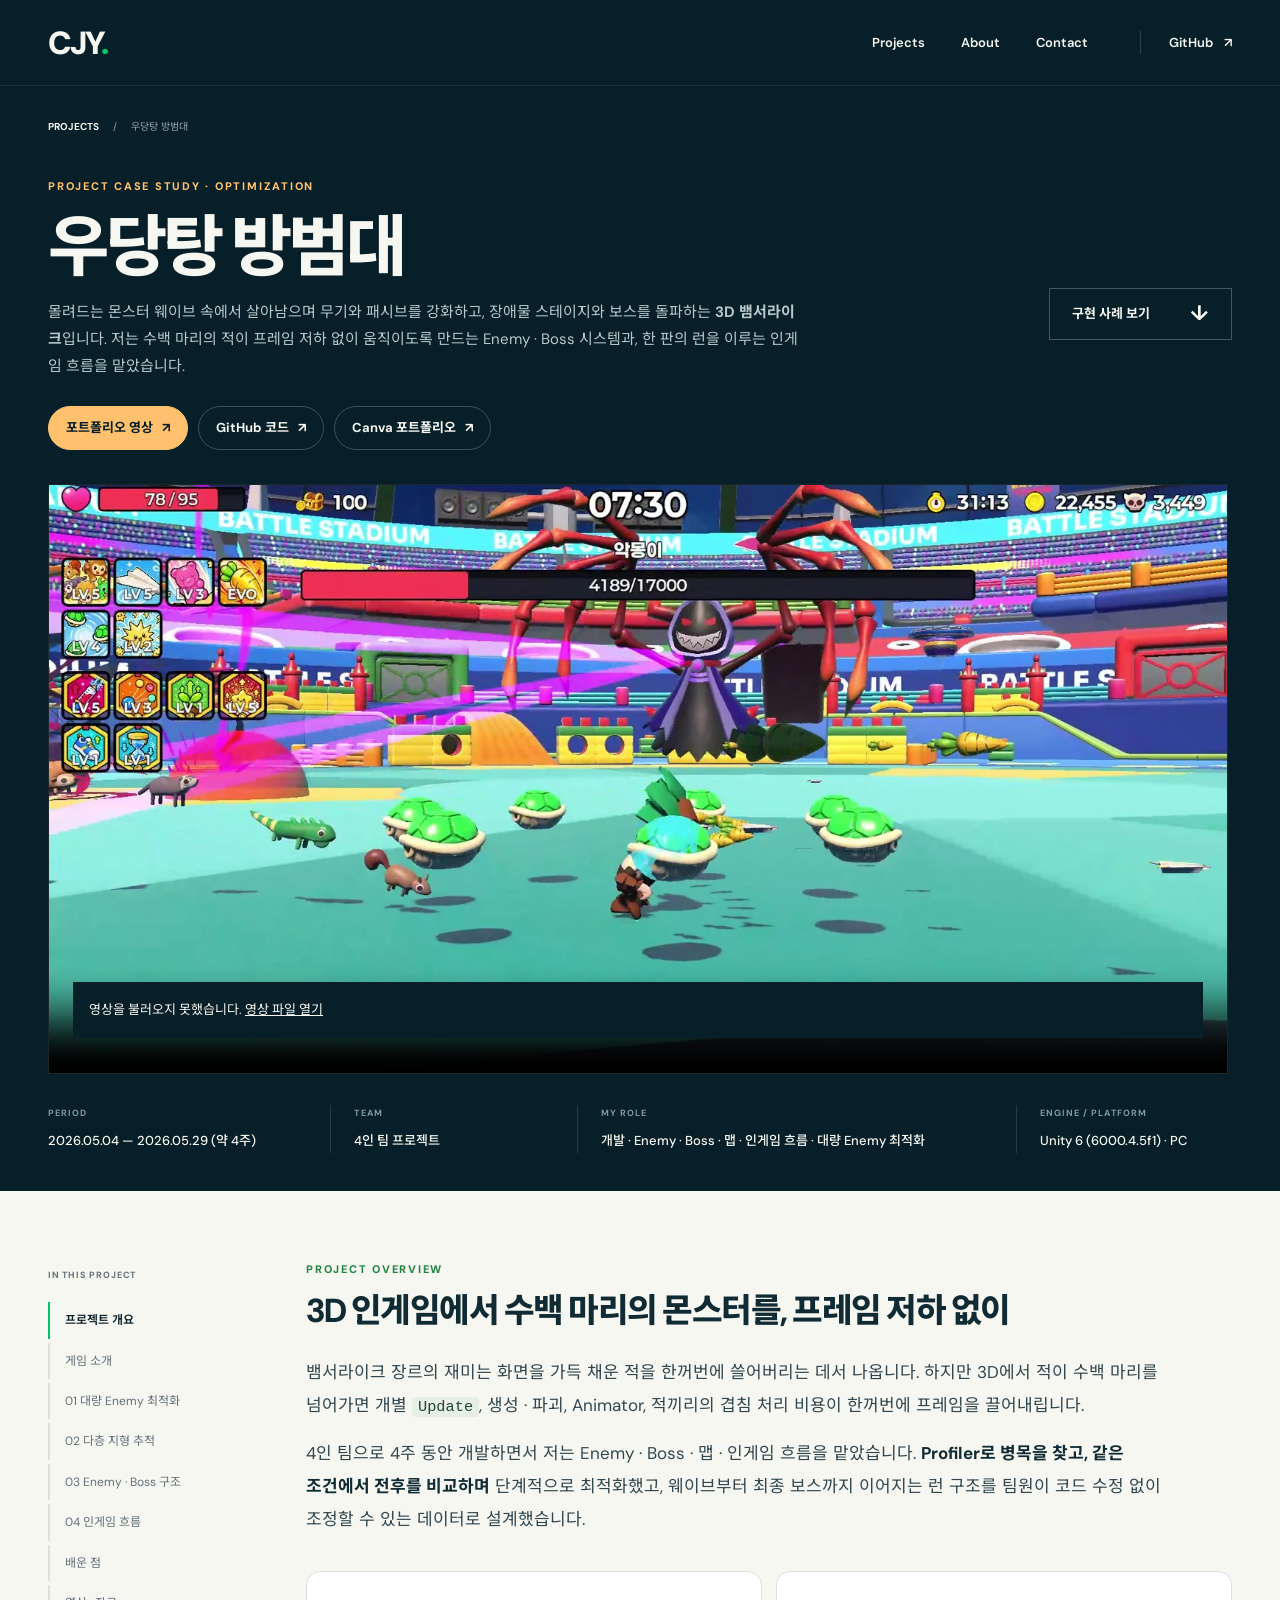
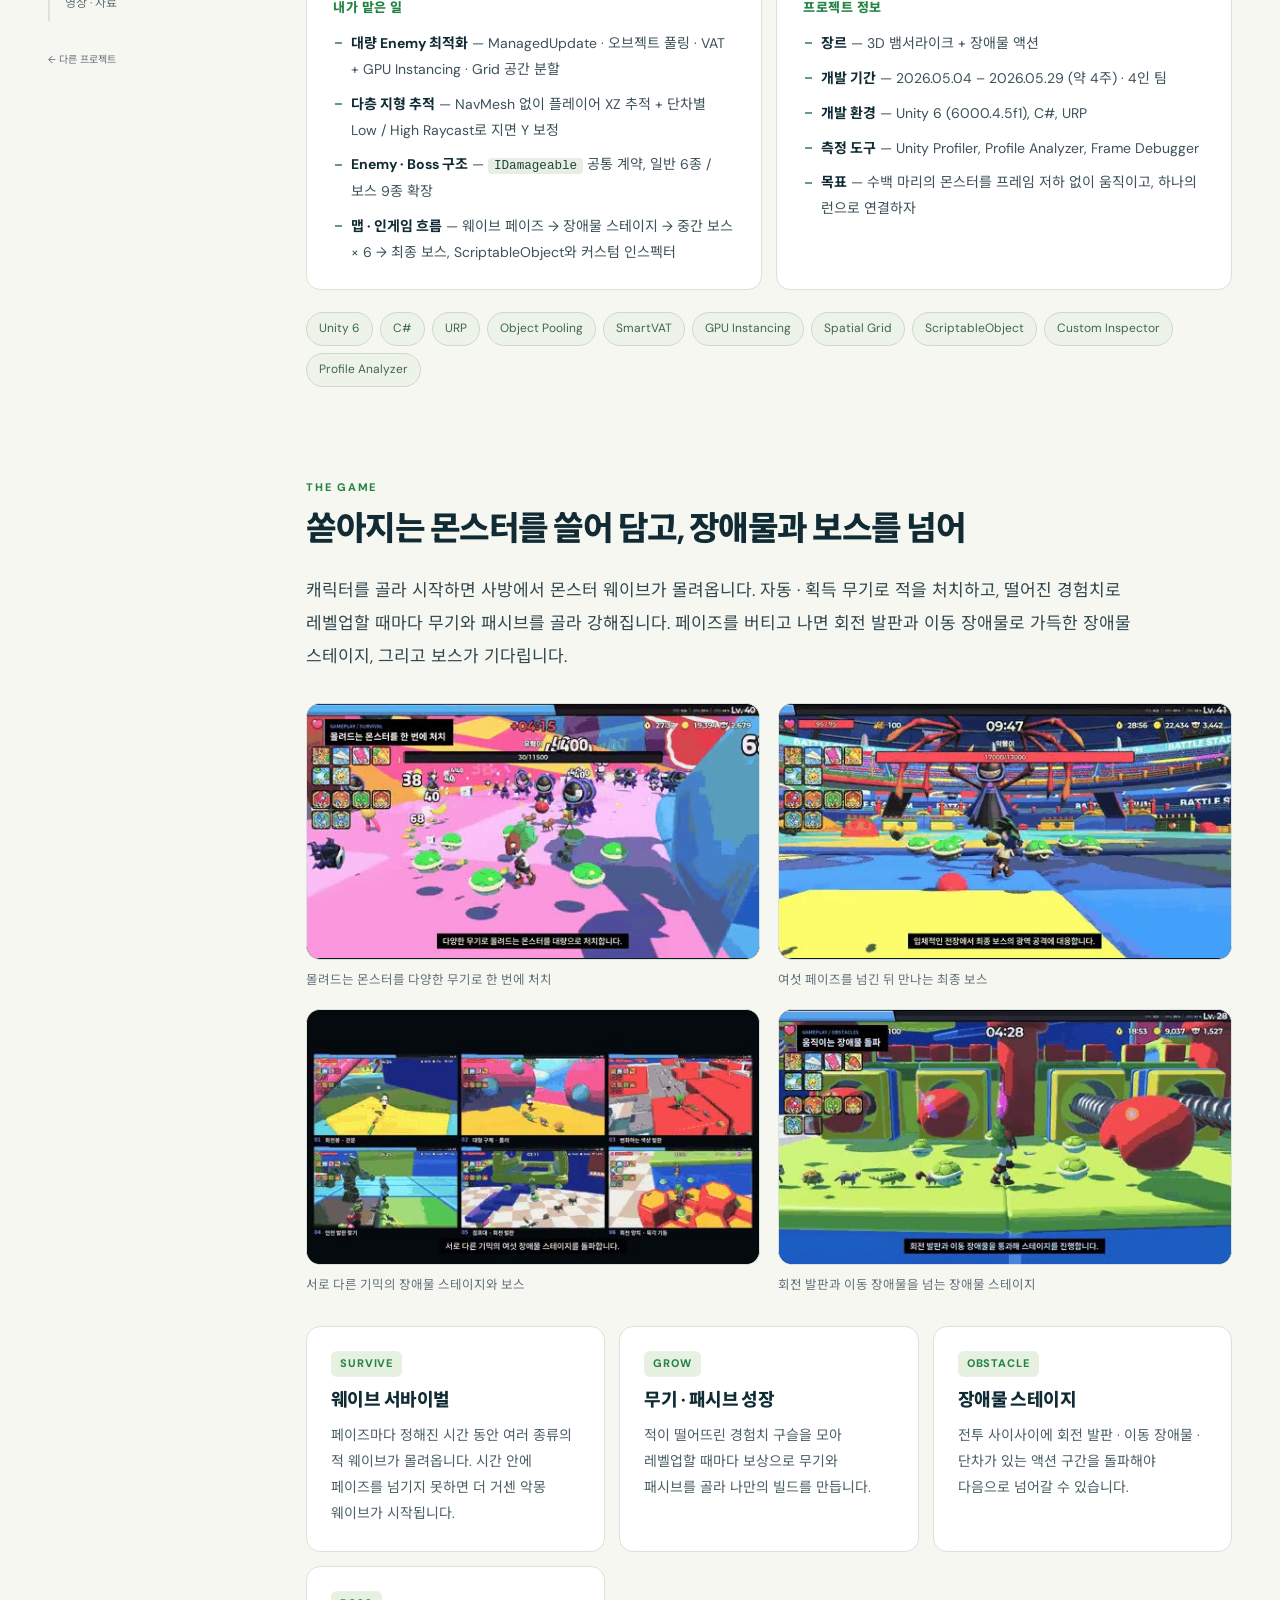
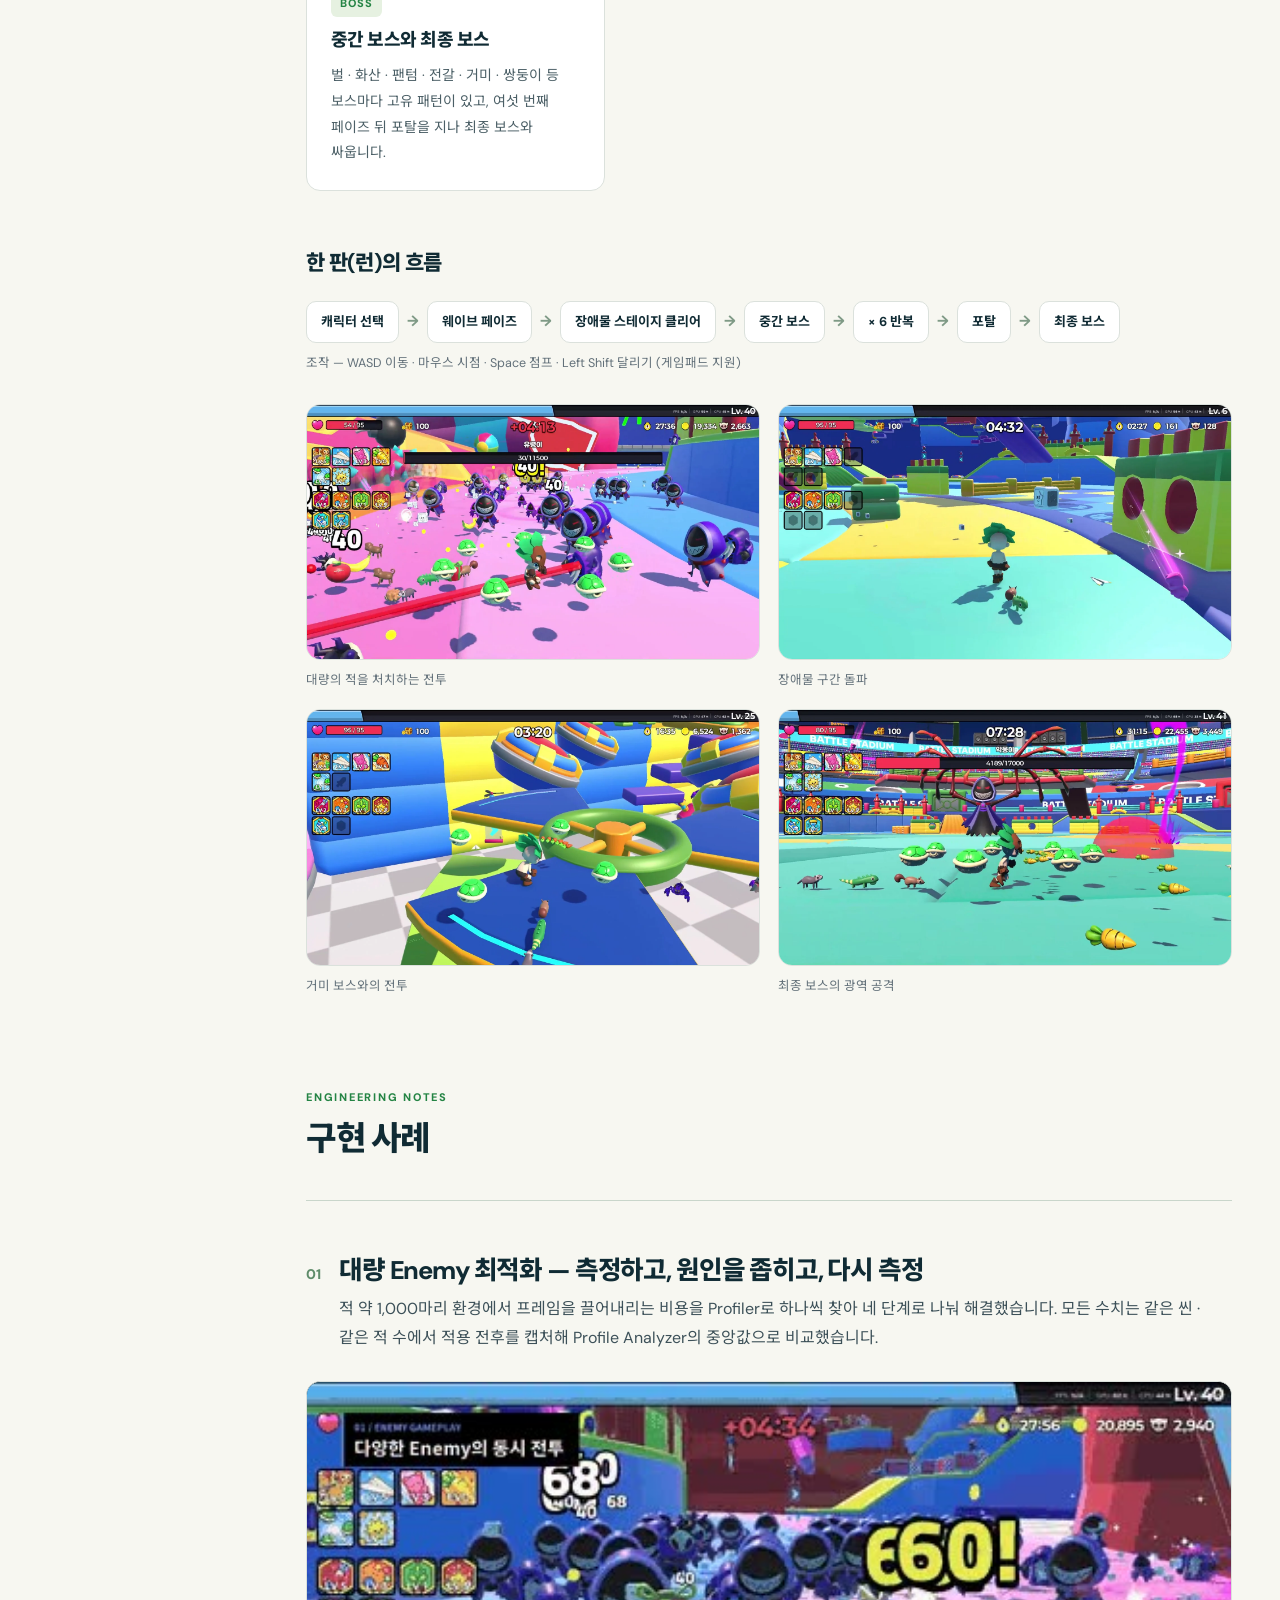
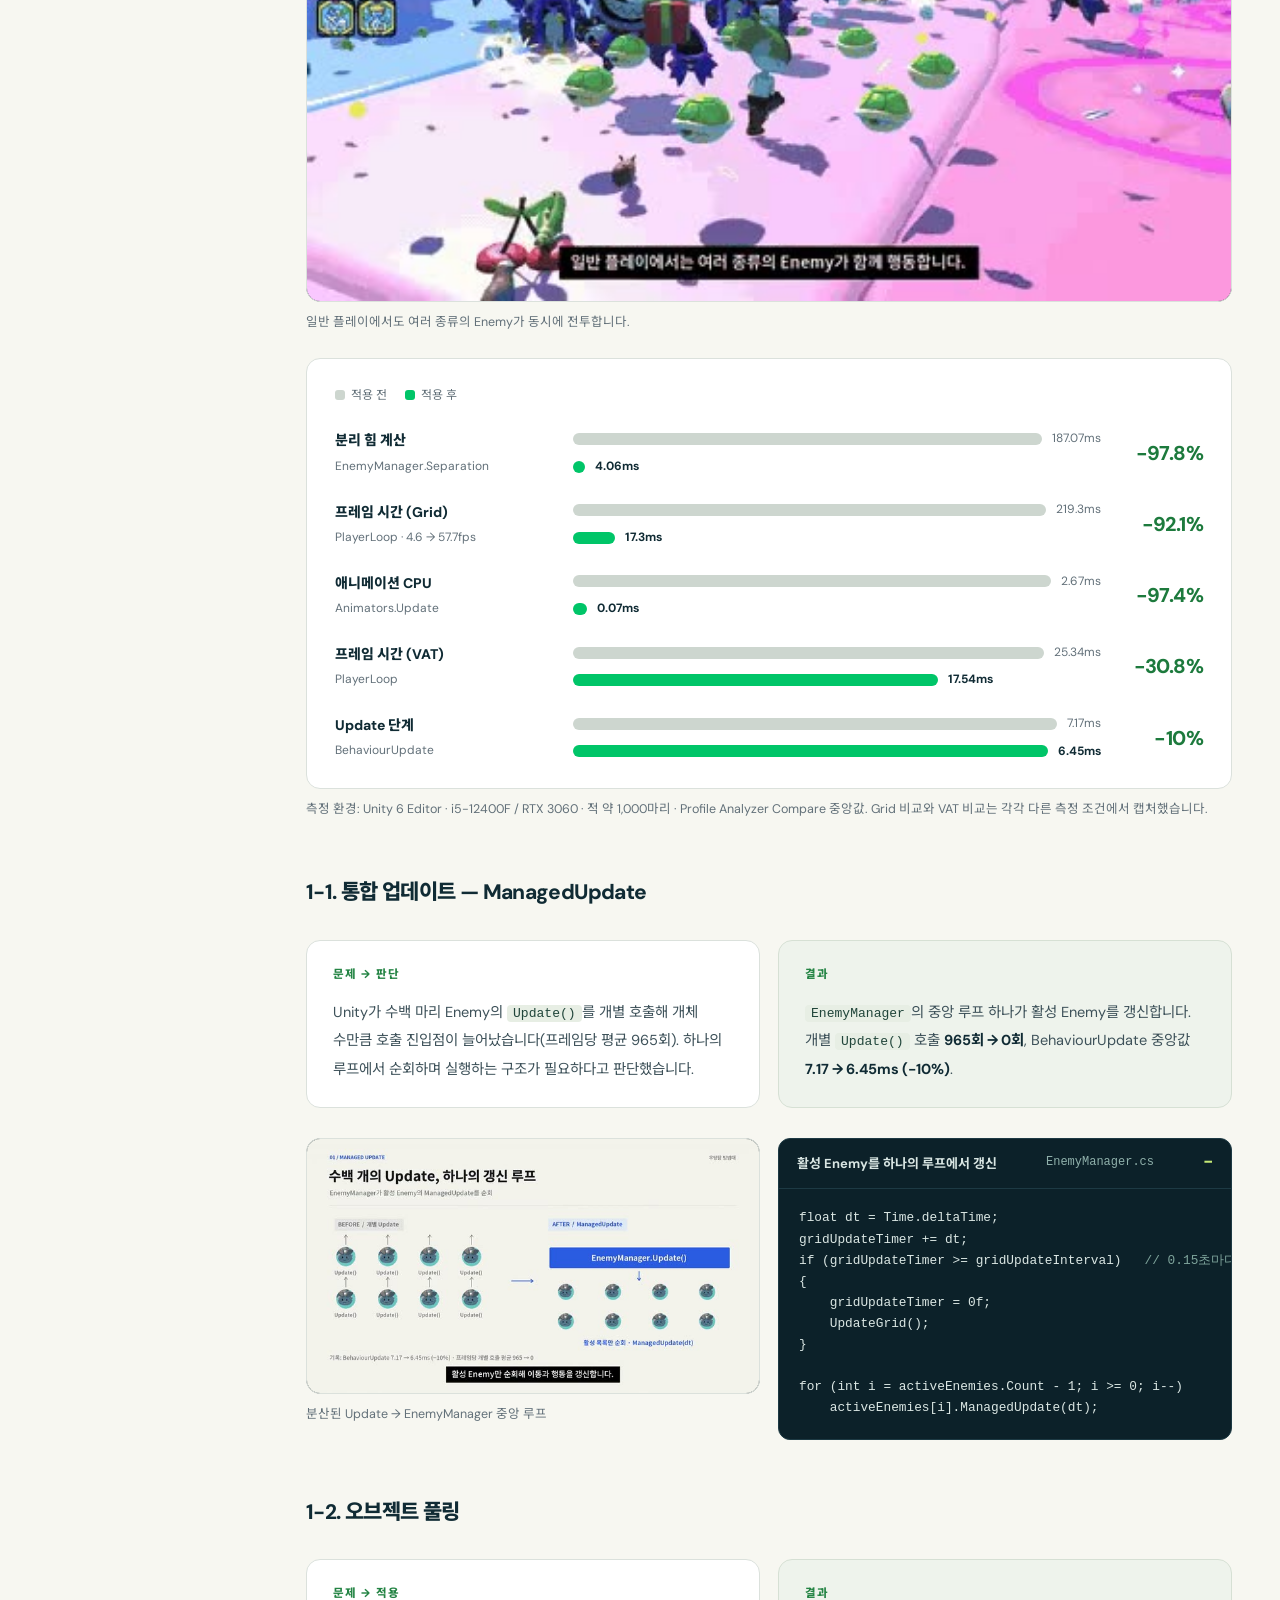
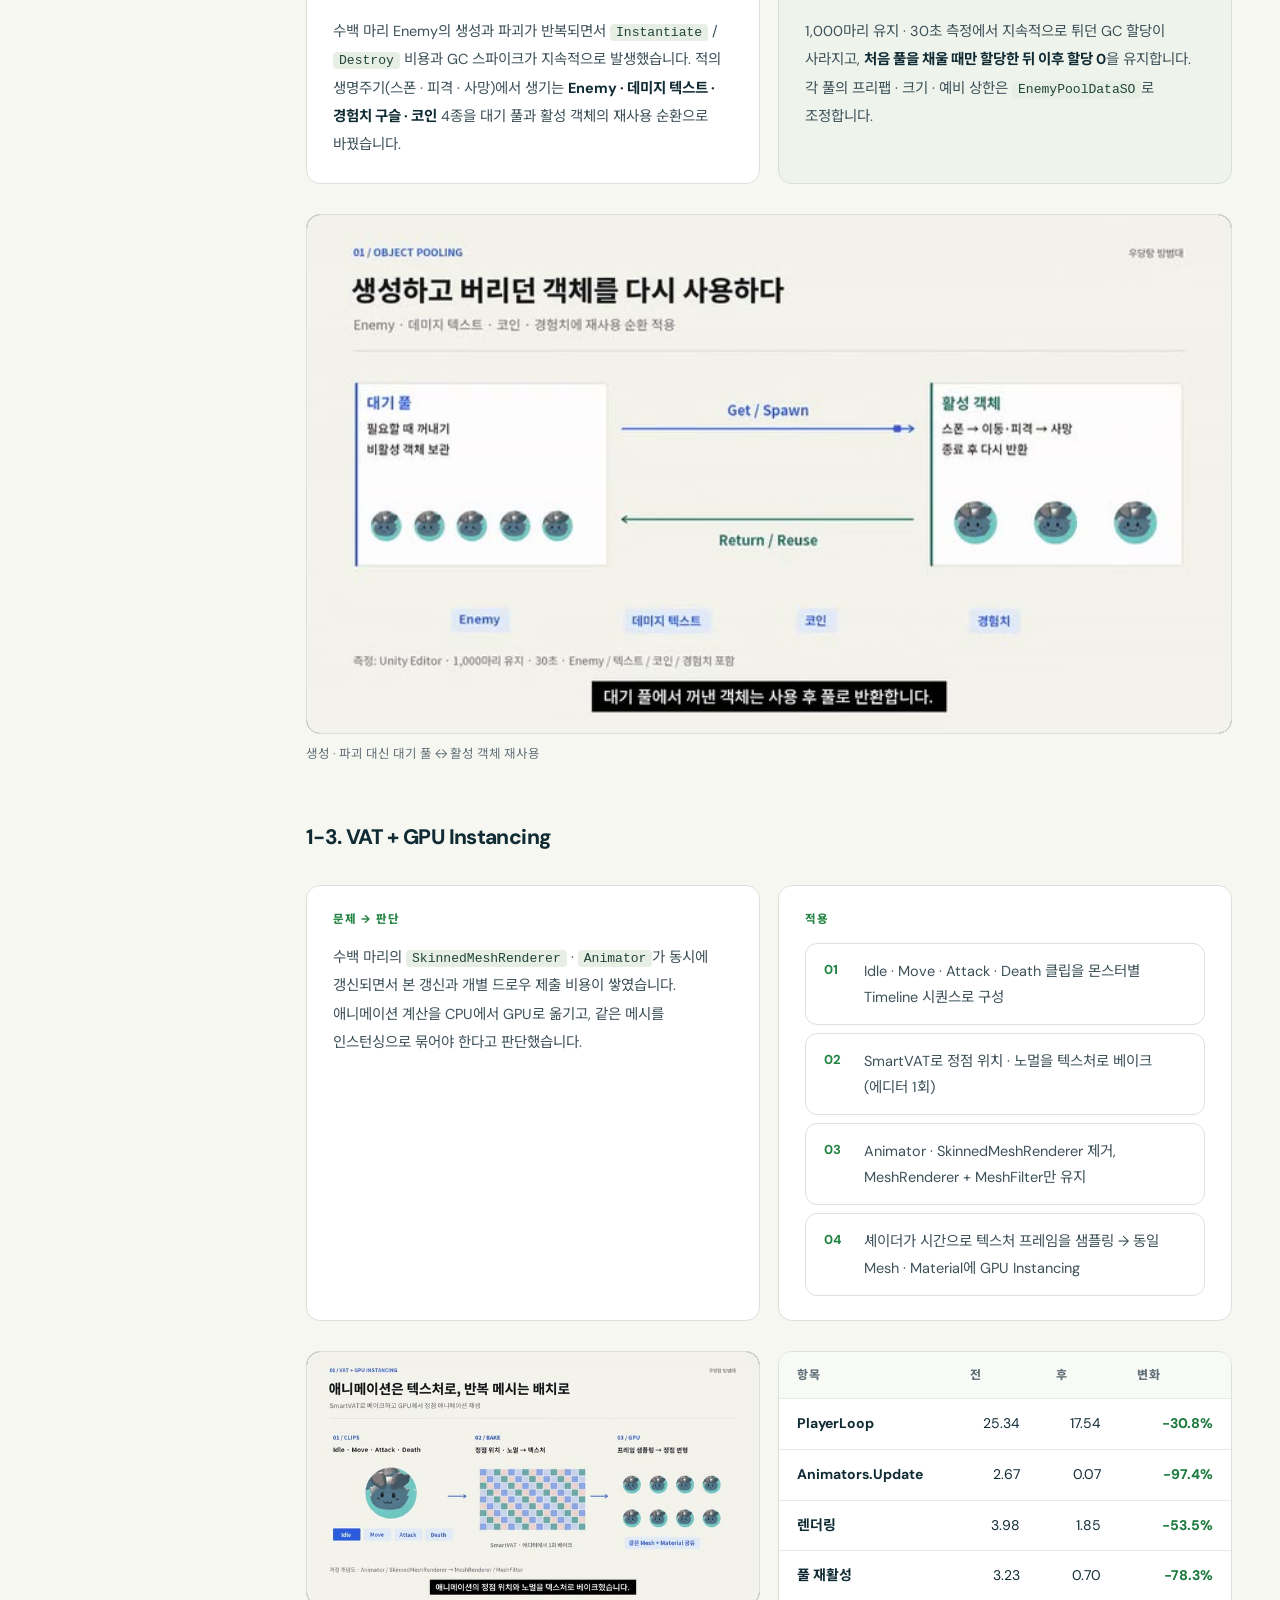
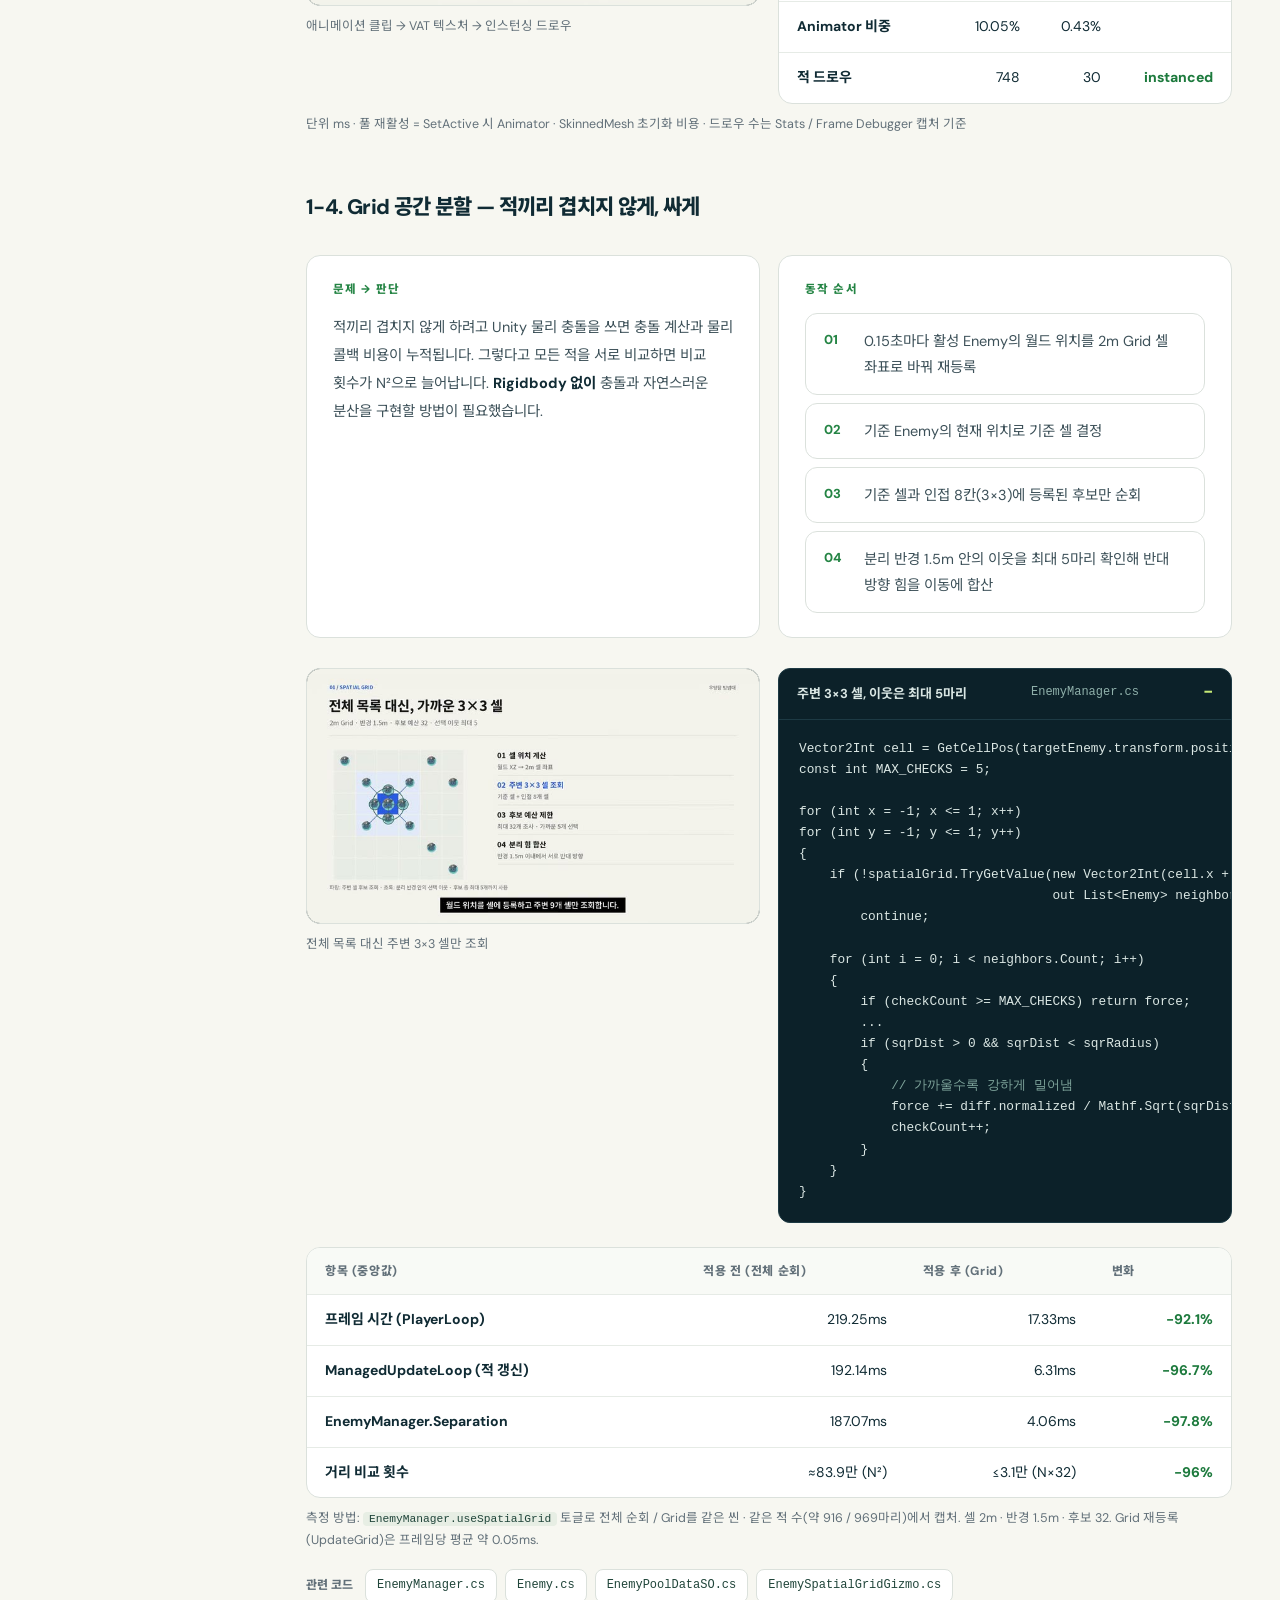
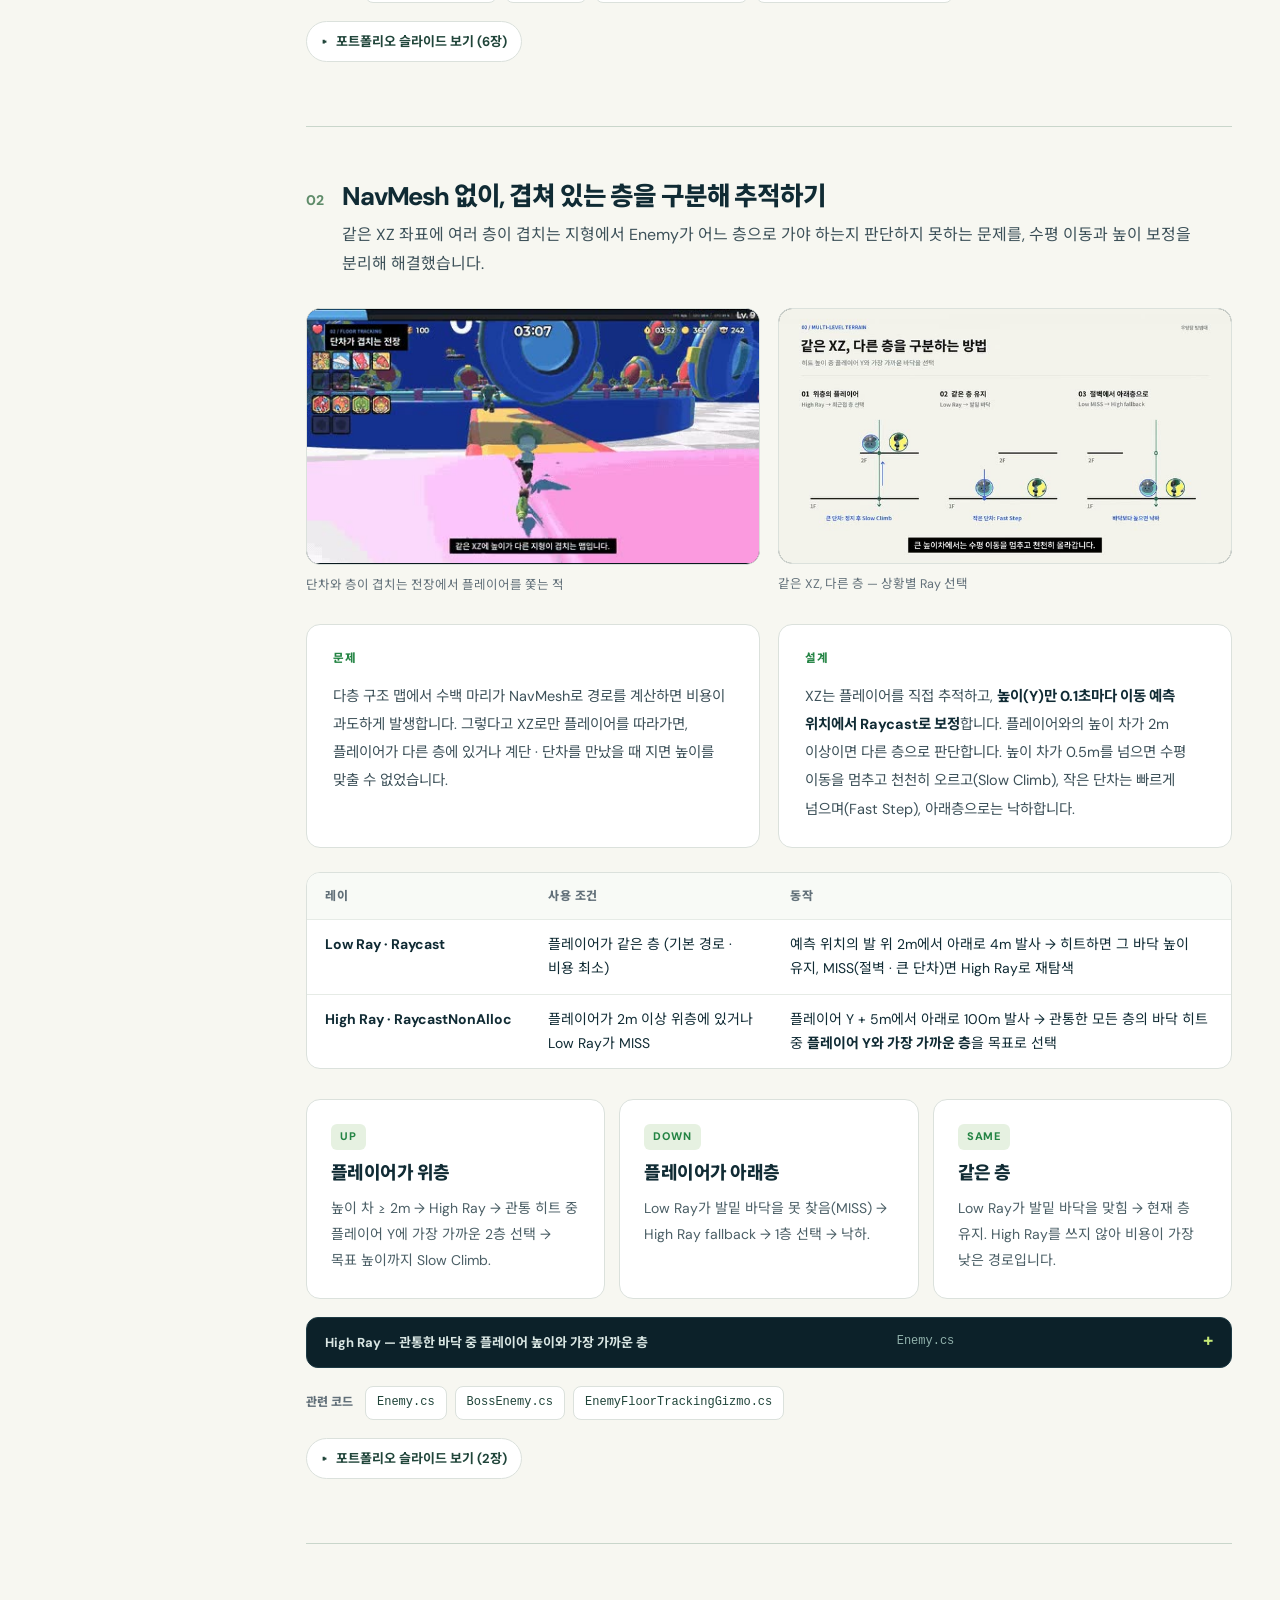
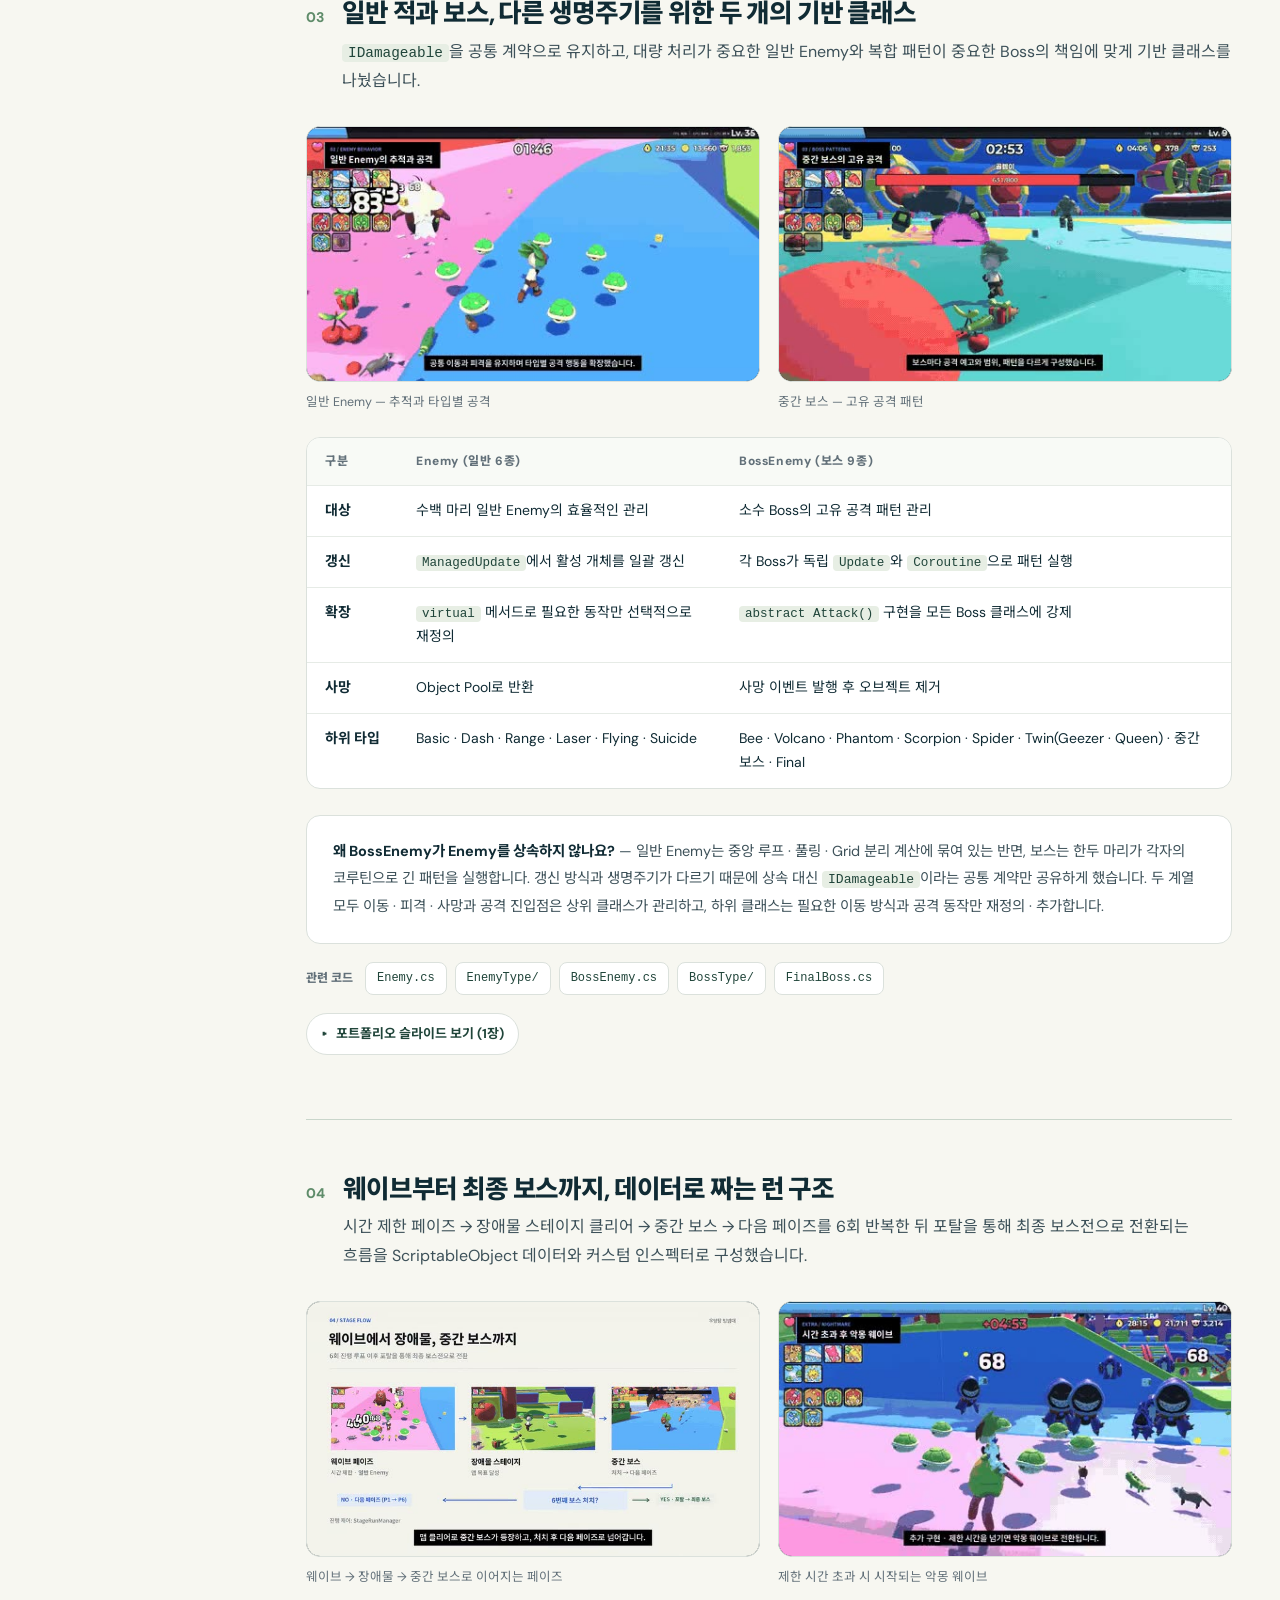
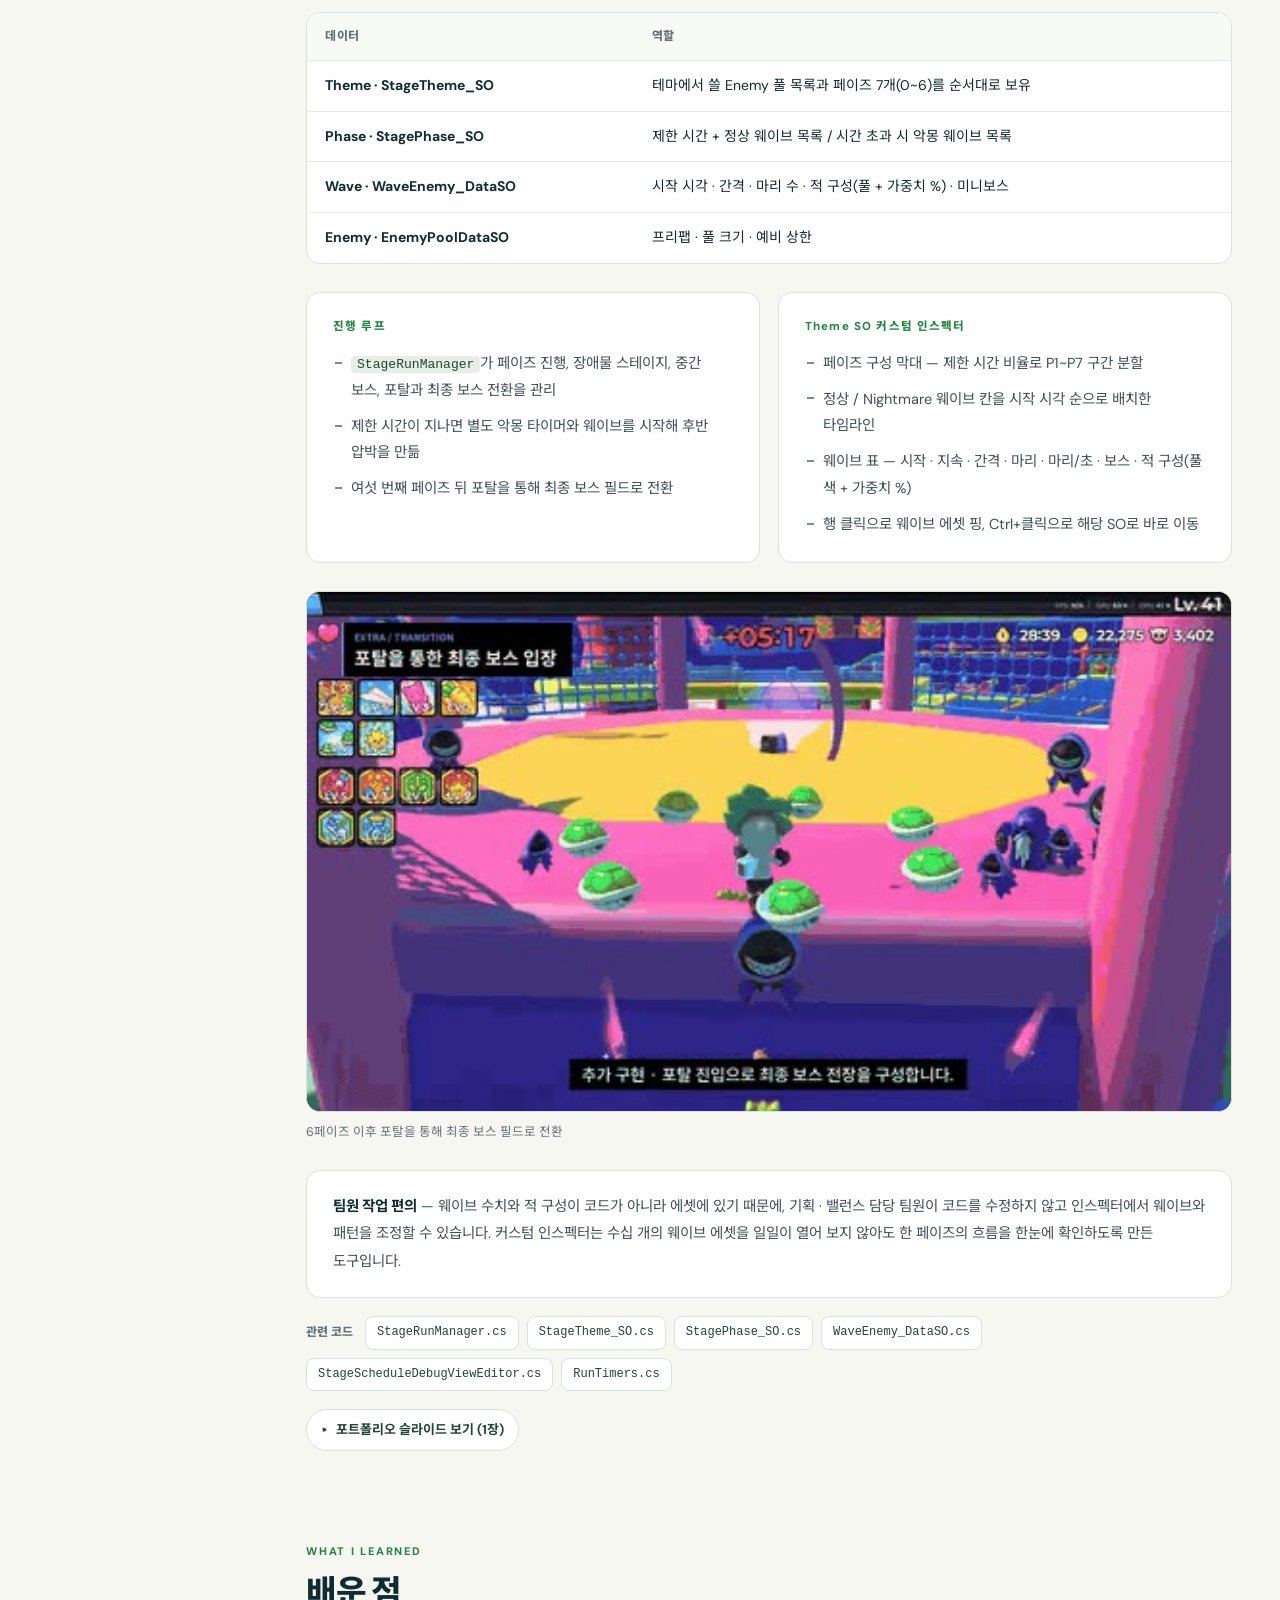
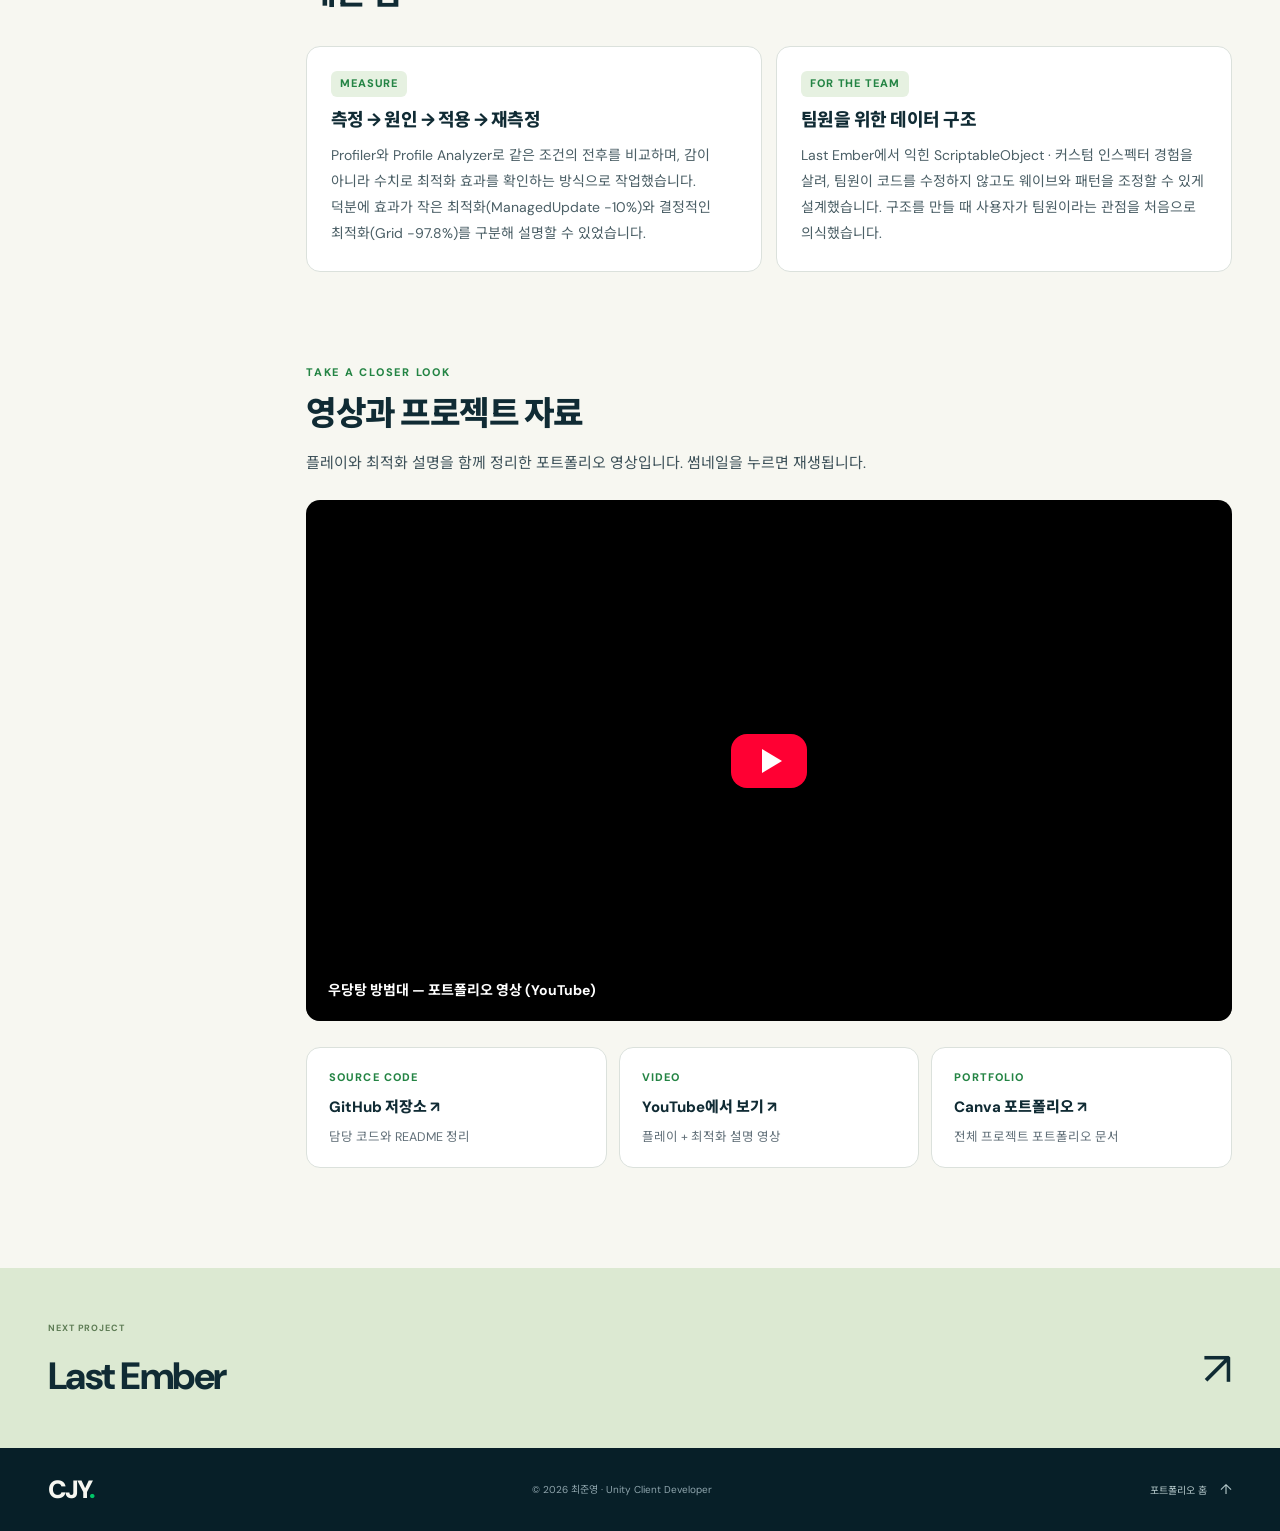
<file: projects/udangtang.html>
<!doctype html>
<html lang="ko">
<head>
<meta charset="utf-8">
<meta name="viewport" content="width=device-width, initial-scale=1">
<meta name="theme-color" content="#071f28">
<meta name="description" content="몰려드는 몬스터 웨이브와 장애물 스테이지, 보스를 돌파하는 3D 뱀서라이크. 적 1,000마리 환경의 대량 Enemy 최적화, NavMesh 없는 다층 지형 추적, Enemy·Boss 구조, SO 기반 인게임 흐름 구현 사례.">
<title>우당탕 방범대 · 최준영</title>
<link rel="icon" type="image/svg+xml" href="../assets/favicon.svg">
<link rel="preconnect" href="https://fonts.googleapis.com">
<link rel="preconnect" href="https://fonts.gstatic.com" crossorigin>
<link href="https://fonts.googleapis.com/css2?family=DM+Sans:wght@400;500;600;700;800;900&family=Noto+Sans+KR:wght@400;500;600;700;800;900&display=swap" rel="stylesheet">
<link rel="stylesheet" href="../project-detail.css?v=2026101202">
<link rel="stylesheet" href="../project-case.css?v=2026101202">
<script src="../project-detail.js?v=2026101202" defer></script>
</head>
<body id="top" class="detail-page case-page" style="--project-accent:#ffc16e">
<a class="skip-link" href="#main">본문으로 바로가기</a>
<header class="site-header"><div class="shell header-inner"><a class="brand" href="../index.html" aria-label="최준영 포트폴리오 홈">CJY<span>.</span></a><button class="menu-toggle" aria-label="메뉴 열기" aria-expanded="false" aria-controls="site-nav"><span></span><span></span></button><nav id="site-nav" aria-label="주 메뉴"><a href="../index.html#projects">Projects</a><a href="../index.html#about">About</a><a href="../index.html#contact">Contact</a><a class="nav-external" href="https://github.com/chlwnsdud2025" target="_blank" rel="noopener noreferrer">GitHub <span aria-hidden="true">↗</span></a></nav></div></header>

<main id="main">
<section class="detail-hero"><div class="shell">
  <div class="breadcrumb"><a href="../index.html#projects">PROJECTS</a><span>/</span><span>우당탕 방범대</span></div>
  <div class="detail-hero-heading">
    <div>
      <p class="eyebrow">PROJECT CASE STUDY · OPTIMIZATION</p>
      <h1>우당탕 방범대</h1>
      <p class="cs-tagline">몰려드는 몬스터 웨이브 속에서 살아남으며 무기와 패시브를 강화하고, 장애물 스테이지와 보스를 돌파하는 <b>3D 뱀서라이크</b>입니다. 저는 수백 마리의 적이 프레임 저하 없이 움직이도록 만드는 Enemy · Boss 시스템과, 한 판의 런을 이루는 인게임 흐름을 맡았습니다.</p>
      <div class="cs-hero-actions">
        <a class="primary" href="https://www.youtube.com/watch?v=qPuH5ze9sbI" target="_blank" rel="noopener noreferrer">포트폴리오 영상 <span aria-hidden="true">↗</span></a>
        <a href="https://github.com/chlwnsdud2025/Clumsy-Defense-Force-Portfolio" target="_blank" rel="noopener noreferrer">GitHub 코드 <span aria-hidden="true">↗</span></a>
        <a href="https://www.canva.com/d/mzu8Fvwvj8IVG7d" target="_blank" rel="noopener noreferrer">Canva 포트폴리오 <span aria-hidden="true">↗</span></a>
      </div>
    </div>
    <a class="button button-outline" href="#optimization">구현 사례 보기 <span aria-hidden="true">↓</span></a>
  </div>
  <div class="video-player"><video autoplay muted loop playsinline controls preload="metadata" poster="../media/projects/patrol/poster.webp" aria-label="우당탕 방범대 24초 플레이 트레일러"><source src="../media/projects/patrol/trailer.mp4" type="video/mp4"></video><p class="video-fallback" hidden>영상을 불러오지 못했습니다. <a href="../media/projects/patrol/trailer.mp4">영상 파일 열기</a></p></div>
  <div class="project-facts">
    <div><span>PERIOD</span><strong>2026.05.04 — 2026.05.29 (약 4주)</strong></div>
    <div><span>TEAM</span><strong>4인 팀 프로젝트</strong></div>
    <div><span>MY ROLE</span><strong>개발 · Enemy · Boss · 맵 · 인게임 흐름 · 대량 Enemy 최적화</strong></div>
    <div><span>ENGINE / PLATFORM</span><strong>Unity 6 (6000.4.5f1) · PC</strong></div>
  </div>
</div></section>

<div class="shell detail-layout">
<aside class="detail-toc"><span>IN THIS PROJECT</span><nav aria-label="프로젝트 목차">
  <a href="#overview">프로젝트 개요</a>
  <a href="#game">게임 소개</a>
  <a href="#optimization">01 대량 Enemy 최적화</a>
  <a href="#multilayer">02 다층 지형 추적</a>
  <a href="#structure">03 Enemy · Boss 구조</a>
  <a href="#flow">04 인게임 흐름</a>
  <a href="#retro">배운 점</a>
  <a href="#resources">영상 · 자료</a>
</nav><a class="toc-home" href="../index.html#projects">← 다른 프로젝트</a></aside>

<div class="detail-body">

<!-- ================= OVERVIEW ================= -->
<section class="cs-section" id="overview">
  <p class="eyebrow">PROJECT OVERVIEW</p>
  <h2>3D 인게임에서 수백 마리의 몬스터를, 프레임 저하 없이</h2>
  <p class="cs-lead">뱀서라이크 장르의 재미는 화면을 가득 채운 적을 한꺼번에 쓸어버리는 데서 나옵니다. 하지만 3D에서 적이 수백 마리를 넘어가면 개별 <code class="k">Update</code>, 생성 · 파괴, Animator, 적끼리의 겹침 처리 비용이 한꺼번에 프레임을 끌어내립니다.</p>
  <p class="cs-lead">4인 팀으로 4주 동안 개발하면서 저는 Enemy · Boss · 맵 · 인게임 흐름을 맡았습니다. <strong>Profiler로 병목을 찾고, 같은 조건에서 전후를 비교하며</strong> 단계적으로 최적화했고, 웨이브부터 최종 보스까지 이어지는 런 구조를 팀원이 코드 수정 없이 조정할 수 있는 데이터로 설계했습니다.</p>

  <div class="cs-role">
    <div>
      <h3>내가 맡은 일</h3>
      <ul class="cs-list">
        <li><strong>대량 Enemy 최적화</strong> — ManagedUpdate · 오브젝트 풀링 · VAT + GPU Instancing · Grid 공간 분할</li>
        <li><strong>다층 지형 추적</strong> — NavMesh 없이 플레이어 XZ 추적 + 단차별 Low / High Raycast로 지면 Y 보정</li>
        <li><strong>Enemy · Boss 구조</strong> — <code class="k">IDamageable</code> 공통 계약, 일반 6종 / 보스 9종 확장</li>
        <li><strong>맵 · 인게임 흐름</strong> — 웨이브 페이즈 → 장애물 스테이지 → 중간 보스 × 6 → 최종 보스, ScriptableObject와 커스텀 인스펙터</li>
      </ul>
    </div>
    <div>
      <h3>프로젝트 정보</h3>
      <ul class="cs-list">
        <li><strong>장르</strong> — 3D 뱀서라이크 + 장애물 액션</li>
        <li><strong>개발 기간</strong> — 2026.05.04 – 2026.05.29 (약 4주) · 4인 팀</li>
        <li><strong>개발 환경</strong> — Unity 6 (6000.4.5f1), C#, URP</li>
        <li><strong>측정 도구</strong> — Unity Profiler, Profile Analyzer, Frame Debugger</li>
        <li><strong>목표</strong> — 수백 마리의 몬스터를 프레임 저하 없이 움직이고, 하나의 런으로 연결하자</li>
      </ul>
    </div>
  </div>
  <div class="cs-tags"><span>Unity 6</span><span>C#</span><span>URP</span><span>Object Pooling</span><span>SmartVAT</span><span>GPU Instancing</span><span>Spatial Grid</span><span>ScriptableObject</span><span>Custom Inspector</span><span>Profile Analyzer</span></div>
</section>

<!-- ================= GAME ================= -->
<section class="cs-section" id="game">
  <p class="eyebrow">THE GAME</p>
  <h2>쏟아지는 몬스터를 쓸어 담고, 장애물과 보스를 넘어</h2>
  <p class="cs-lead">캐릭터를 골라 시작하면 사방에서 몬스터 웨이브가 몰려옵니다. 자동 · 획득 무기로 적을 처치하고, 떨어진 경험치로 레벨업할 때마다 무기와 패시브를 골라 강해집니다. 페이즈를 버티고 나면 회전 발판과 이동 장애물로 가득한 장애물 스테이지, 그리고 보스가 기다립니다.</p>

  <div class="cs-grid">
    <figure>
      <div class="cs-media"><video class="cs-clip" width="480" height="270" muted loop playsinline preload="none" poster="../media/projects/patrol/clips/horde_combat.jpg" data-src="../media/projects/patrol/clips/horde_combat.mp4" aria-label="몰려드는 몬스터를 다양한 무기로 한 번에 처치하는 장면"></video></div>
      <figcaption>몰려드는 몬스터를 다양한 무기로 한 번에 처치</figcaption>
    </figure>
    <figure>
      <div class="cs-media"><video class="cs-clip" width="480" height="270" muted loop playsinline preload="none" poster="../media/projects/patrol/clips/final_boss.jpg" data-src="../media/projects/patrol/clips/final_boss.mp4" aria-label="최종 보스전"></video></div>
      <figcaption>여섯 페이즈를 넘긴 뒤 만나는 최종 보스</figcaption>
    </figure>
    <figure>
      <div class="cs-media"><video class="cs-clip" width="480" height="270" muted loop playsinline preload="none" poster="../media/projects/patrol/clips/stage_montage.jpg" data-src="../media/projects/patrol/clips/stage_montage.mp4" aria-label="서로 다른 기믹의 장애물 스테이지와 보스"></video></div>
      <figcaption>서로 다른 기믹의 장애물 스테이지와 보스</figcaption>
    </figure>
    <figure>
      <div class="cs-media"><video class="cs-clip" width="480" height="270" muted loop playsinline preload="none" poster="../media/projects/patrol/clips/obstacle_stage.jpg" data-src="../media/projects/patrol/clips/obstacle_stage.mp4" aria-label="회전 발판과 이동 장애물 돌파"></video></div>
      <figcaption>회전 발판과 이동 장애물을 넘는 장애물 스테이지</figcaption>
    </figure>
  </div>

  <div class="cs-cards">
    <div class="cs-card"><span class="tag">SURVIVE</span><h3>웨이브 서바이벌</h3><p>페이즈마다 정해진 시간 동안 여러 종류의 적 웨이브가 몰려옵니다. 시간 안에 페이즈를 넘기지 못하면 더 거센 악몽 웨이브가 시작됩니다.</p></div>
    <div class="cs-card"><span class="tag">GROW</span><h3>무기 · 패시브 성장</h3><p>적이 떨어뜨린 경험치 구슬을 모아 레벨업할 때마다 보상으로 무기와 패시브를 골라 나만의 빌드를 만듭니다.</p></div>
    <div class="cs-card"><span class="tag">OBSTACLE</span><h3>장애물 스테이지</h3><p>전투 사이사이에 회전 발판 · 이동 장애물 · 단차가 있는 액션 구간을 돌파해야 다음으로 넘어갈 수 있습니다.</p></div>
    <div class="cs-card"><span class="tag">BOSS</span><h3>중간 보스와 최종 보스</h3><p>벌 · 화산 · 팬텀 · 전갈 · 거미 · 쌍둥이 등 보스마다 고유 패턴이 있고, 여섯 번째 페이즈 뒤 포탈을 지나 최종 보스와 싸웁니다.</p></div>
  </div>

  <h3 class="cs-sub">한 판(런)의 흐름</h3>
  <div class="cs-flow"><span>캐릭터 선택</span><i>→</i><span>웨이브 페이즈</span><i>→</i><span>장애물 스테이지 클리어</span><i>→</i><span>중간 보스</span><i>→</i><span>× 6 반복</span><i>→</i><span>포탈</span><i>→</i><span>최종 보스</span></div>
  <p class="cs-note">조작 — WASD 이동 · 마우스 시점 · Space 점프 · Left Shift 달리기 (게임패드 지원)</p>

  <div class="cs-grid">
    <figure><a class="cs-zoom" href="../media/projects/patrol/shot-01.webp" target="_blank" rel="noopener noreferrer"><div class="cs-media"><img src="../media/projects/patrol/shot-01.webp" width="1600" height="900" loading="lazy" alt="대량의 적을 처치하는 전투"></div></a><figcaption>대량의 적을 처치하는 전투</figcaption></figure>
    <figure><a class="cs-zoom" href="../media/projects/patrol/shot-02.webp" target="_blank" rel="noopener noreferrer"><div class="cs-media"><img src="../media/projects/patrol/shot-02.webp" width="1600" height="900" loading="lazy" alt="장애물 구간 돌파"></div></a><figcaption>장애물 구간 돌파</figcaption></figure>
    <figure><a class="cs-zoom" href="../media/projects/patrol/shot-03.webp" target="_blank" rel="noopener noreferrer"><div class="cs-media"><img src="../media/projects/patrol/shot-03.webp" width="1600" height="900" loading="lazy" alt="거미 보스와의 전투"></div></a><figcaption>거미 보스와의 전투</figcaption></figure>
    <figure><a class="cs-zoom" href="../media/projects/patrol/shot-04.webp" target="_blank" rel="noopener noreferrer"><div class="cs-media"><img src="../media/projects/patrol/shot-04.webp" width="1600" height="900" loading="lazy" alt="최종 보스의 광역 공격"></div></a><figcaption>최종 보스의 광역 공격</figcaption></figure>
  </div>
</section>

<!-- ================= 01 OPTIMIZATION ================= -->
<section class="cs-section" id="optimization">
  <p class="eyebrow">ENGINEERING NOTES</p>
  <h2>구현 사례</h2>

  <article class="cs-case">
    <div class="cs-case-head"><span class="num">01</span><h3>대량 Enemy 최적화 — 측정하고, 원인을 좁히고, 다시 측정</h3><p>적 약 1,000마리 환경에서 프레임을 끌어내리는 비용을 Profiler로 하나씩 찾아 네 단계로 나눠 해결했습니다. 모든 수치는 같은 씬 · 같은 적 수에서 적용 전후를 캡처해 Profile Analyzer의 중앙값으로 비교했습니다.</p></div>

    <figure class="cs-fig">
      <div class="cs-media"><video class="cs-clip" width="480" height="270" muted loop playsinline preload="none" poster="../media/projects/patrol/clips/horde_battle.jpg" data-src="../media/projects/patrol/clips/horde_battle.mp4" aria-label="다양한 Enemy의 동시 전투"></video></div>
      <figcaption>일반 플레이에서도 여러 종류의 Enemy가 동시에 전투합니다.</figcaption>
    </figure>

    <div class="cs-bars" role="group" aria-label="최적화 전후 비교">
      <div class="cs-bars-legend"><span>적용 전</span><span class="after">적용 후</span></div>
      <div class="cs-bar"><div><strong>분리 힘 계산</strong><span>EnemyManager.Separation</span></div><div class="cs-bar-track"><p><i style="--w:100%"></i>187.07ms</p><p class="after"><i style="--w:2.2%"></i>4.06ms</p></div><b>−97.8%</b></div>
      <div class="cs-bar"><div><strong>프레임 시간 (Grid)</strong><span>PlayerLoop · 4.6 → 57.7fps</span></div><div class="cs-bar-track"><p><i style="--w:100%"></i>219.3ms</p><p class="after"><i style="--w:7.9%"></i>17.3ms</p></div><b>−92.1%</b></div>
      <div class="cs-bar"><div><strong>애니메이션 CPU</strong><span>Animators.Update</span></div><div class="cs-bar-track"><p><i style="--w:100%"></i>2.67ms</p><p class="after"><i style="--w:2.6%"></i>0.07ms</p></div><b>−97.4%</b></div>
      <div class="cs-bar"><div><strong>프레임 시간 (VAT)</strong><span>PlayerLoop</span></div><div class="cs-bar-track"><p><i style="--w:100%"></i>25.34ms</p><p class="after"><i style="--w:69.2%"></i>17.54ms</p></div><b>−30.8%</b></div>
      <div class="cs-bar"><div><strong>Update 단계</strong><span>BehaviourUpdate</span></div><div class="cs-bar-track"><p><i style="--w:100%"></i>7.17ms</p><p class="after"><i style="--w:90%"></i>6.45ms</p></div><b>−10%</b></div>
    </div>
    <p class="cs-note">측정 환경: Unity 6 Editor · i5-12400F / RTX 3060 · 적 약 1,000마리 · Profile Analyzer Compare 중앙값. Grid 비교와 VAT 비교는 각각 다른 측정 조건에서 캡처했습니다.</p>

    <h4 class="cs-sub">1-1. 통합 업데이트 — ManagedUpdate</h4>
    <div class="cs-body">
      <div class="cs-block"><span class="cs-label">문제 → 판단</span><p class="cs-text">Unity가 수백 마리 Enemy의 <code class="k">Update()</code>를 개별 호출해 개체 수만큼 호출 진입점이 늘어났습니다(프레임당 평균 965회). 하나의 루프에서 순회하며 실행하는 구조가 필요하다고 판단했습니다.</p></div>
      <div class="cs-block result"><span class="cs-label">결과</span><p class="cs-text"><code class="k">EnemyManager</code>의 중앙 루프 하나가 활성 Enemy를 갱신합니다. 개별 <code class="k">Update()</code> 호출 <strong>965회 → 0회</strong>, BehaviourUpdate 중앙값 <strong>7.17 → 6.45ms (−10%)</strong>.</p></div>
    </div>
    <div class="cs-grid">
      <figure><div class="cs-media"><video class="cs-clip" width="720" height="404" muted loop playsinline preload="none" poster="../media/projects/patrol/clips/managed_update.jpg" data-src="../media/projects/patrol/clips/managed_update.mp4" aria-label="ManagedUpdate 구조"></video></div><figcaption>분산된 Update → EnemyManager 중앙 루프</figcaption></figure>
      <details class="cs-code" open style="margin-top:0"><summary>활성 Enemy를 하나의 루프에서 갱신 <span>EnemyManager.cs</span></summary><pre><code>float dt = Time.deltaTime;
gridUpdateTimer += dt;
if (gridUpdateTimer &gt;= gridUpdateInterval)   <span class="c">// 0.15초마다 Grid 재등록</span>
{
    gridUpdateTimer = 0f;
    UpdateGrid();
}

for (int i = activeEnemies.Count - 1; i &gt;= 0; i--)
    activeEnemies[i].ManagedUpdate(dt);</code></pre></details>
    </div>

    <h4 class="cs-sub">1-2. 오브젝트 풀링</h4>
    <div class="cs-body">
      <div class="cs-block"><span class="cs-label">문제 → 적용</span><p class="cs-text">수백 마리 Enemy의 생성과 파괴가 반복되면서 <code class="k">Instantiate</code> / <code class="k">Destroy</code> 비용과 GC 스파이크가 지속적으로 발생했습니다. 적의 생명주기(스폰 · 피격 · 사망)에서 생기는 <strong>Enemy · 데미지 텍스트 · 경험치 구슬 · 코인</strong> 4종을 대기 풀과 활성 객체의 재사용 순환으로 바꿨습니다.</p></div>
      <div class="cs-block result"><span class="cs-label">결과</span><p class="cs-text">1,000마리 유지 · 30초 측정에서 지속적으로 튀던 GC 할당이 사라지고, <strong>처음 풀을 채울 때만 할당한 뒤 이후 할당 0</strong>을 유지합니다. 각 풀의 프리팹 · 크기 · 예비 상한은 <code class="k">EnemyPoolDataSO</code>로 조정합니다.</p></div>
    </div>
    <figure class="cs-fig"><div class="cs-media"><video class="cs-clip" width="720" height="404" muted loop playsinline preload="none" poster="../media/projects/patrol/clips/object_pooling.jpg" data-src="../media/projects/patrol/clips/object_pooling.mp4" aria-label="오브젝트 풀링 구조"></video></div><figcaption>생성 · 파괴 대신 대기 풀 ↔ 활성 객체 재사용</figcaption></figure>

    <h4 class="cs-sub">1-3. VAT + GPU Instancing</h4>
    <div class="cs-body">
      <div class="cs-block"><span class="cs-label">문제 → 판단</span><p class="cs-text">수백 마리의 <code class="k">SkinnedMeshRenderer</code> · <code class="k">Animator</code>가 동시에 갱신되면서 본 갱신과 개별 드로우 제출 비용이 쌓였습니다. 애니메이션 계산을 CPU에서 GPU로 옮기고, 같은 메시를 인스턴싱으로 묶어야 한다고 판단했습니다.</p></div>
      <div class="cs-block"><span class="cs-label">적용</span><ol class="cs-steps" style="gap:8px">
        <li>Idle · Move · Attack · Death 클립을 몬스터별 Timeline 시퀀스로 구성</li>
        <li>SmartVAT로 정점 위치 · 노멀을 텍스처로 베이크 (에디터 1회)</li>
        <li>Animator · SkinnedMeshRenderer 제거, MeshRenderer + MeshFilter만 유지</li>
        <li>셰이더가 시간으로 텍스처 프레임을 샘플링 → 동일 Mesh · Material에 GPU Instancing</li>
      </ol></div>
    </div>
    <div class="cs-grid">
      <figure><div class="cs-media"><video class="cs-clip" width="720" height="404" muted loop playsinline preload="none" poster="../media/projects/patrol/clips/vat_bake.jpg" data-src="../media/projects/patrol/clips/vat_bake.mp4" aria-label="VAT 베이크와 GPU Instancing"></video></div><figcaption>애니메이션 클립 → VAT 텍스처 → 인스턴싱 드로우</figcaption></figure>
      <div class="cs-table-wrap" style="margin-top:0"><table class="cs-table" style="min-width:0">
        <thead><tr><th>항목</th><th>전</th><th>후</th><th>변화</th></tr></thead>
        <tbody>
          <tr><td>PlayerLoop</td><td class="num">25.34</td><td class="num">17.54</td><td class="num good">−30.8%</td></tr>
          <tr><td>Animators.Update</td><td class="num">2.67</td><td class="num">0.07</td><td class="num good">−97.4%</td></tr>
          <tr><td>렌더링</td><td class="num">3.98</td><td class="num">1.85</td><td class="num good">−53.5%</td></tr>
          <tr><td>풀 재활성</td><td class="num">3.23</td><td class="num">0.70</td><td class="num good">−78.3%</td></tr>
          <tr><td>Animator 비중</td><td class="num">10.05%</td><td class="num">0.43%</td><td class="num good"></td></tr>
          <tr><td>적 드로우</td><td class="num">748</td><td class="num">30</td><td class="num good">instanced</td></tr>
        </tbody>
      </table></div>
    </div>
    <p class="cs-note">단위 ms · 풀 재활성 = SetActive 시 Animator · SkinnedMesh 초기화 비용 · 드로우 수는 Stats / Frame Debugger 캡처 기준</p>

    <h4 class="cs-sub">1-4. Grid 공간 분할 — 적끼리 겹치지 않게, 싸게</h4>
    <div class="cs-body">
      <div class="cs-block"><span class="cs-label">문제 → 판단</span><p class="cs-text">적끼리 겹치지 않게 하려고 Unity 물리 충돌을 쓰면 충돌 계산과 물리 콜백 비용이 누적됩니다. 그렇다고 모든 적을 서로 비교하면 비교 횟수가 N²으로 늘어납니다. <strong>Rigidbody 없이</strong> 충돌과 자연스러운 분산을 구현할 방법이 필요했습니다.</p></div>
      <div class="cs-block"><span class="cs-label">동작 순서</span><ol class="cs-steps" style="gap:8px">
        <li>0.15초마다 활성 Enemy의 월드 위치를 2m Grid 셀 좌표로 바꿔 재등록</li>
        <li>기준 Enemy의 현재 위치로 기준 셀 결정</li>
        <li>기준 셀과 인접 8칸(3×3)에 등록된 후보만 순회</li>
        <li>분리 반경 1.5m 안의 이웃을 최대 5마리 확인해 반대 방향 힘을 이동에 합산</li>
      </ol></div>
    </div>
    <div class="cs-grid">
      <figure><div class="cs-media"><video class="cs-clip" width="720" height="404" muted loop playsinline preload="none" poster="../media/projects/patrol/clips/grid_partition.jpg" data-src="../media/projects/patrol/clips/grid_partition.mp4" aria-label="Grid 공간 분할"></video></div><figcaption>전체 목록 대신 주변 3×3 셀만 조회</figcaption></figure>
      <details class="cs-code" open style="margin-top:0"><summary>주변 3×3 셀, 이웃은 최대 5마리 <span>EnemyManager.cs</span></summary><pre><code>Vector2Int cell = GetCellPos(targetEnemy.transform.position);
const int MAX_CHECKS = 5;

for (int x = -1; x &lt;= 1; x++)
for (int y = -1; y &lt;= 1; y++)
{
    if (!spatialGrid.TryGetValue(new Vector2Int(cell.x + x, cell.y + y),
                                 out List&lt;Enemy&gt; neighbors))
        continue;

    for (int i = 0; i &lt; neighbors.Count; i++)
    {
        if (checkCount &gt;= MAX_CHECKS) return force;
        ...
        if (sqrDist &gt; 0 &amp;&amp; sqrDist &lt; sqrRadius)
        {
            <span class="c">// 가까울수록 강하게 밀어냄</span>
            force += diff.normalized / Mathf.Sqrt(sqrDist);
            checkCount++;
        }
    }
}</code></pre></details>
    </div>
    <div class="cs-table-wrap"><table class="cs-table">
      <thead><tr><th>항목 (중앙값)</th><th>적용 전 (전체 순회)</th><th>적용 후 (Grid)</th><th>변화</th></tr></thead>
      <tbody>
        <tr><td>프레임 시간 (PlayerLoop)</td><td class="num">219.25ms</td><td class="num">17.33ms</td><td class="num good">−92.1%</td></tr>
        <tr><td>ManagedUpdateLoop (적 갱신)</td><td class="num">192.14ms</td><td class="num">6.31ms</td><td class="num good">−96.7%</td></tr>
        <tr><td>EnemyManager.Separation</td><td class="num">187.07ms</td><td class="num">4.06ms</td><td class="num good">−97.8%</td></tr>
        <tr><td>거리 비교 횟수</td><td class="num">≈83.9만 (N²)</td><td class="num">≤3.1만 (N×32)</td><td class="num good">−96%</td></tr>
      </tbody>
    </table></div>
    <p class="cs-note">측정 방법: <code class="k">EnemyManager.useSpatialGrid</code> 토글로 전체 순회 / Grid를 같은 씬 · 같은 적 수(약 916 / 969마리)에서 캡처. 셀 2m · 반경 1.5m · 후보 32. Grid 재등록(UpdateGrid)은 프레임당 평균 약 0.05ms.</p>

    <div class="cs-src"><span>관련 코드</span><a href="https://github.com/chlwnsdud2025/Clumsy-Defense-Force-Portfolio/blob/main/VehicleSurvivor/Assets/02.%20Scripts/GamePlay/Enemy/EnemyManager.cs" target="_blank" rel="noopener noreferrer">EnemyManager.cs</a><a href="https://github.com/chlwnsdud2025/Clumsy-Defense-Force-Portfolio/blob/main/VehicleSurvivor/Assets/02.%20Scripts/GamePlay/Enemy/Enemy.cs" target="_blank" rel="noopener noreferrer">Enemy.cs</a><a href="https://github.com/chlwnsdud2025/Clumsy-Defense-Force-Portfolio/blob/main/VehicleSurvivor/Assets/02.%20Scripts/GamePlay/Enemy/Enemy_Game_Data/EnemyPoolDataSO.cs" target="_blank" rel="noopener noreferrer">EnemyPoolDataSO.cs</a><a href="https://github.com/chlwnsdud2025/Clumsy-Defense-Force-Portfolio/blob/main/VehicleSurvivor/Assets/02.%20Scripts/Editor/EnemySpatialGridGizmo.cs" target="_blank" rel="noopener noreferrer">EnemySpatialGridGizmo.cs</a></div>
    <details class="cs-slides"><summary>포트폴리오 슬라이드 보기 (6장)</summary><div class="cs-grid three">
      <a class="cs-zoom" href="../media/projects/patrol/slides/cdf_managed_update.webp" target="_blank" rel="noopener noreferrer"><img src="../media/projects/patrol/slides/cdf_managed_update.webp" width="1600" height="900" loading="lazy" alt="ManagedUpdate 슬라이드"></a>
      <a class="cs-zoom" href="../media/projects/patrol/slides/cdf_pooling.webp" target="_blank" rel="noopener noreferrer"><img src="../media/projects/patrol/slides/cdf_pooling.webp" width="1600" height="900" loading="lazy" alt="오브젝트 풀링 슬라이드"></a>
      <a class="cs-zoom" href="../media/projects/patrol/slides/cdf_vat.webp" target="_blank" rel="noopener noreferrer"><img src="../media/projects/patrol/slides/cdf_vat.webp" width="1600" height="900" loading="lazy" alt="VAT와 GPU Instancing 슬라이드"></a>
      <a class="cs-zoom" href="../media/projects/patrol/slides/cdf_vat_compare.webp" target="_blank" rel="noopener noreferrer"><img src="../media/projects/patrol/slides/cdf_vat_compare.webp" width="1600" height="900" loading="lazy" alt="VAT 성능 비교 슬라이드"></a>
      <a class="cs-zoom" href="../media/projects/patrol/slides/cdf_grid.webp" target="_blank" rel="noopener noreferrer"><img src="../media/projects/patrol/slides/cdf_grid.webp" width="1600" height="900" loading="lazy" alt="공간 분할 분리 계산 슬라이드"></a>
      <a class="cs-zoom" href="../media/projects/patrol/slides/cdf_grid_compare.webp" target="_blank" rel="noopener noreferrer"><img src="../media/projects/patrol/slides/cdf_grid_compare.webp" width="1600" height="900" loading="lazy" alt="공간 분할 성능 비교 슬라이드"></a>
    </div></details>
  </article>

  <!-- ================= 02 MULTILAYER ================= -->
  <article class="cs-case" id="multilayer">
    <div class="cs-case-head"><span class="num">02</span><h3>NavMesh 없이, 겹쳐 있는 층을 구분해 추적하기</h3><p>같은 XZ 좌표에 여러 층이 겹치는 지형에서 Enemy가 어느 층으로 가야 하는지 판단하지 못하는 문제를, 수평 이동과 높이 보정을 분리해 해결했습니다.</p></div>

    <div class="cs-grid">
      <figure><div class="cs-media"><video class="cs-clip" width="480" height="270" muted loop playsinline preload="none" poster="../media/projects/patrol/clips/multilayer.jpg" data-src="../media/projects/patrol/clips/multilayer.mp4" aria-label="단차가 겹치는 전장"></video></div><figcaption>단차와 층이 겹치는 전장에서 플레이어를 쫓는 적</figcaption></figure>
      <figure><div class="cs-media"><video class="cs-clip" width="720" height="404" muted loop playsinline preload="none" poster="../media/projects/patrol/clips/raycast_cases.jpg" data-src="../media/projects/patrol/clips/raycast_cases.mp4" aria-label="같은 XZ, 다른 층을 구분하는 방법"></video></div><figcaption>같은 XZ, 다른 층 — 상황별 Ray 선택</figcaption></figure>
    </div>

    <div class="cs-body">
      <div class="cs-block"><span class="cs-label">문제</span><p class="cs-text">다층 구조 맵에서 수백 마리가 NavMesh로 경로를 계산하면 비용이 과도하게 발생합니다. 그렇다고 XZ로만 플레이어를 따라가면, 플레이어가 다른 층에 있거나 계단 · 단차를 만났을 때 지면 높이를 맞출 수 없었습니다.</p></div>
      <div class="cs-block"><span class="cs-label">설계</span><p class="cs-text">XZ는 플레이어를 직접 추적하고, <strong>높이(Y)만 0.1초마다 이동 예측 위치에서 Raycast로 보정</strong>합니다. 플레이어와의 높이 차가 2m 이상이면 다른 층으로 판단합니다. 높이 차가 0.5m를 넘으면 수평 이동을 멈추고 천천히 오르고(Slow Climb), 작은 단차는 빠르게 넘으며(Fast Step), 아래층으로는 낙하합니다.</p></div>
    </div>

    <div class="cs-table-wrap"><table class="cs-table">
      <thead><tr><th>레이</th><th>사용 조건</th><th>동작</th></tr></thead>
      <tbody>
        <tr><td>Low Ray · Raycast</td><td>플레이어가 같은 층 (기본 경로 · 비용 최소)</td><td>예측 위치의 발 위 2m에서 아래로 4m 발사 → 히트하면 그 바닥 높이 유지, MISS(절벽 · 큰 단차)면 High Ray로 재탐색</td></tr>
        <tr><td>High Ray · RaycastNonAlloc</td><td>플레이어가 2m 이상 위층에 있거나 Low Ray가 MISS</td><td>플레이어 Y + 5m에서 아래로 100m 발사 → 관통한 모든 층의 바닥 히트 중 <strong>플레이어 Y와 가장 가까운 층</strong>을 목표로 선택</td></tr>
      </tbody>
    </table></div>

    <div class="cs-cards">
      <div class="cs-card"><span class="tag">UP</span><h4>플레이어가 위층</h4><p>높이 차 ≥ 2m → High Ray → 관통 히트 중 플레이어 Y에 가장 가까운 2층 선택 → 목표 높이까지 Slow Climb.</p></div>
      <div class="cs-card"><span class="tag">DOWN</span><h4>플레이어가 아래층</h4><p>Low Ray가 발밑 바닥을 못 찾음(MISS) → High Ray fallback → 1층 선택 → 낙하.</p></div>
      <div class="cs-card"><span class="tag">SAME</span><h4>같은 층</h4><p>Low Ray가 발밑 바닥을 맞힘 → 현재 층 유지. High Ray를 쓰지 않아 비용이 가장 낮은 경로입니다.</p></div>
    </div>

    <details class="cs-code"><summary>High Ray — 관통한 바닥 중 플레이어 높이와 가장 가까운 층 <span>Enemy.cs</span></summary><pre><code>int hitCount = Physics.RaycastNonAlloc(highRayStart, Vector3.down, hitBuffer, raycastDistance, groundLayer);
float closestDiff = float.MaxValue;
for (int i = 0; i &lt; hitCount; i++)
{
    float diff = Mathf.Abs(hitBuffer[i].point.y - playerTarget.position.y);
    if (diff &lt; closestDiff)
    {
        closestDiff = diff;
        cachedTargetHeight = hitBuffer[i].point.y;
        cachedHitGround = true;
    }
}

<span class="c">// 높이 차가 0.5m를 넘으면 수평 이동을 멈추고 천천히 오름, 그 외에는 빠르게 단차를 넘음</span>
float currentClimbSpeed;
if (heightDiff &gt; 0.5f) { horizontalVelocity = Vector3.zero; currentClimbSpeed = slowClimbSpeed; }
else currentClimbSpeed = fastStepSpeed;</code></pre></details>

    <div class="cs-src"><span>관련 코드</span><a href="https://github.com/chlwnsdud2025/Clumsy-Defense-Force-Portfolio/blob/main/VehicleSurvivor/Assets/02.%20Scripts/GamePlay/Enemy/Enemy.cs" target="_blank" rel="noopener noreferrer">Enemy.cs</a><a href="https://github.com/chlwnsdud2025/Clumsy-Defense-Force-Portfolio/blob/main/VehicleSurvivor/Assets/02.%20Scripts/GamePlay/Enemy/Boss/BossEnemy.cs" target="_blank" rel="noopener noreferrer">BossEnemy.cs</a><a href="https://github.com/chlwnsdud2025/Clumsy-Defense-Force-Portfolio/blob/main/VehicleSurvivor/Assets/02.%20Scripts/Editor/EnemyFloorTrackingGizmo.cs" target="_blank" rel="noopener noreferrer">EnemyFloorTrackingGizmo.cs</a></div>
    <details class="cs-slides"><summary>포트폴리오 슬라이드 보기 (2장)</summary><div class="cs-grid">
      <a class="cs-zoom" href="../media/projects/patrol/slides/cdf_raycast_flow.webp" target="_blank" rel="noopener noreferrer"><img src="../media/projects/patrol/slides/cdf_raycast_flow.webp" width="1600" height="900" loading="lazy" alt="다층 지형 추적 로직 구조 슬라이드"></a>
      <a class="cs-zoom" href="../media/projects/patrol/slides/cdf_raycast_cases.webp" target="_blank" rel="noopener noreferrer"><img src="../media/projects/patrol/slides/cdf_raycast_cases.webp" width="1600" height="900" loading="lazy" alt="다층 지형 추적 상황별 판단 슬라이드"></a>
    </div></details>
  </article>

  <!-- ================= 03 STRUCTURE ================= -->
  <article class="cs-case" id="structure">
    <div class="cs-case-head"><span class="num">03</span><h3>일반 적과 보스, 다른 생명주기를 위한 두 개의 기반 클래스</h3><p><code class="k">IDamageable</code>을 공통 계약으로 유지하고, 대량 처리가 중요한 일반 Enemy와 복합 패턴이 중요한 Boss의 책임에 맞게 기반 클래스를 나눴습니다.</p></div>

    <div class="cs-grid">
      <figure><div class="cs-media"><video class="cs-clip" width="480" height="270" muted loop playsinline preload="none" poster="../media/projects/patrol/clips/enemy_attack.jpg" data-src="../media/projects/patrol/clips/enemy_attack.mp4" aria-label="일반 Enemy의 추적과 공격"></video></div><figcaption>일반 Enemy — 추적과 타입별 공격</figcaption></figure>
      <figure><div class="cs-media"><video class="cs-clip" width="480" height="270" muted loop playsinline preload="none" poster="../media/projects/patrol/clips/midboss.jpg" data-src="../media/projects/patrol/clips/midboss.mp4" aria-label="중간 보스의 고유 공격"></video></div><figcaption>중간 보스 — 고유 공격 패턴</figcaption></figure>
    </div>

    <div class="cs-table-wrap"><table class="cs-table">
      <thead><tr><th>구분</th><th>Enemy (일반 6종)</th><th>BossEnemy (보스 9종)</th></tr></thead>
      <tbody>
        <tr><td>대상</td><td>수백 마리 일반 Enemy의 효율적인 관리</td><td>소수 Boss의 고유 공격 패턴 관리</td></tr>
        <tr><td>갱신</td><td><code class="k">ManagedUpdate</code>에서 활성 개체를 일괄 갱신</td><td>각 Boss가 독립 <code class="k">Update</code>와 <code class="k">Coroutine</code>으로 패턴 실행</td></tr>
        <tr><td>확장</td><td><code class="k">virtual</code> 메서드로 필요한 동작만 선택적으로 재정의</td><td><code class="k">abstract Attack()</code> 구현을 모든 Boss 클래스에 강제</td></tr>
        <tr><td>사망</td><td>Object Pool로 반환</td><td>사망 이벤트 발행 후 오브젝트 제거</td></tr>
        <tr><td>하위 타입</td><td>Basic · Dash · Range · Laser · Flying · Suicide</td><td>Bee · Volcano · Phantom · Scorpion · Spider · Twin(Geezer · Queen) · 중간 보스 · Final</td></tr>
      </tbody>
    </table></div>
    <div class="cs-callout"><p><strong>왜 BossEnemy가 Enemy를 상속하지 않나요?</strong> — 일반 Enemy는 중앙 루프 · 풀링 · Grid 분리 계산에 묶여 있는 반면, 보스는 한두 마리가 각자의 코루틴으로 긴 패턴을 실행합니다. 갱신 방식과 생명주기가 다르기 때문에 상속 대신 <code class="k">IDamageable</code>이라는 공통 계약만 공유하게 했습니다. 두 계열 모두 이동 · 피격 · 사망과 공격 진입점은 상위 클래스가 관리하고, 하위 클래스는 필요한 이동 방식과 공격 동작만 재정의 · 추가합니다.</p></div>

    <div class="cs-src"><span>관련 코드</span><a href="https://github.com/chlwnsdud2025/Clumsy-Defense-Force-Portfolio/blob/main/VehicleSurvivor/Assets/02.%20Scripts/GamePlay/Enemy/Enemy.cs" target="_blank" rel="noopener noreferrer">Enemy.cs</a><a href="https://github.com/chlwnsdud2025/Clumsy-Defense-Force-Portfolio/tree/main/VehicleSurvivor/Assets/02.%20Scripts/GamePlay/Enemy/EnemyType" target="_blank" rel="noopener noreferrer">EnemyType/</a><a href="https://github.com/chlwnsdud2025/Clumsy-Defense-Force-Portfolio/blob/main/VehicleSurvivor/Assets/02.%20Scripts/GamePlay/Enemy/Boss/BossEnemy.cs" target="_blank" rel="noopener noreferrer">BossEnemy.cs</a><a href="https://github.com/chlwnsdud2025/Clumsy-Defense-Force-Portfolio/tree/main/VehicleSurvivor/Assets/02.%20Scripts/GamePlay/Enemy/Boss/BossType" target="_blank" rel="noopener noreferrer">BossType/</a><a href="https://github.com/chlwnsdud2025/Clumsy-Defense-Force-Portfolio/blob/main/VehicleSurvivor/Assets/02.%20Scripts/GamePlay/Enemy/Boss/BossType/FinalBoss.cs" target="_blank" rel="noopener noreferrer">FinalBoss.cs</a></div>
    <details class="cs-slides"><summary>포트폴리오 슬라이드 보기 (1장)</summary><div class="cs-grid">
      <a class="cs-zoom" href="../media/projects/patrol/slides/cdf_enemy_boss.webp" target="_blank" rel="noopener noreferrer"><img src="../media/projects/patrol/slides/cdf_enemy_boss.webp" width="1600" height="900" loading="lazy" alt="Enemy와 Boss 구조 슬라이드"></a>
    </div></details>
  </article>

  <!-- ================= 04 FLOW ================= -->
  <article class="cs-case" id="flow">
    <div class="cs-case-head"><span class="num">04</span><h3>웨이브부터 최종 보스까지, 데이터로 짜는 런 구조</h3><p>시간 제한 페이즈 → 장애물 스테이지 클리어 → 중간 보스 → 다음 페이즈를 6회 반복한 뒤 포탈을 통해 최종 보스전으로 전환되는 흐름을 ScriptableObject 데이터와 커스텀 인스펙터로 구성했습니다.</p></div>

    <div class="cs-grid">
      <figure><div class="cs-media"><video class="cs-clip" width="720" height="404" muted loop playsinline preload="none" poster="../media/projects/patrol/clips/stage_flow.jpg" data-src="../media/projects/patrol/clips/stage_flow.mp4" aria-label="웨이브에서 장애물, 중간 보스까지"></video></div><figcaption>웨이브 → 장애물 → 중간 보스로 이어지는 페이즈</figcaption></figure>
      <figure><div class="cs-media"><video class="cs-clip" width="480" height="270" muted loop playsinline preload="none" poster="../media/projects/patrol/clips/nightmare_wave.jpg" data-src="../media/projects/patrol/clips/nightmare_wave.mp4" aria-label="시간 초과 시 악몽 웨이브"></video></div><figcaption>제한 시간 초과 시 시작되는 악몽 웨이브</figcaption></figure>
    </div>

    <div class="cs-table-wrap"><table class="cs-table">
      <thead><tr><th>데이터</th><th>역할</th></tr></thead>
      <tbody>
        <tr><td>Theme · StageTheme_SO</td><td>테마에서 쓸 Enemy 풀 목록과 페이즈 7개(0~6)를 순서대로 보유</td></tr>
        <tr><td>Phase · StagePhase_SO</td><td>제한 시간 + 정상 웨이브 목록 / 시간 초과 시 악몽 웨이브 목록</td></tr>
        <tr><td>Wave · WaveEnemy_DataSO</td><td>시작 시각 · 간격 · 마리 수 · 적 구성(풀 + 가중치 %) · 미니보스</td></tr>
        <tr><td>Enemy · EnemyPoolDataSO</td><td>프리팹 · 풀 크기 · 예비 상한</td></tr>
      </tbody>
    </table></div>

    <div class="cs-body">
      <div class="cs-block"><span class="cs-label">진행 루프</span><ul class="cs-list">
        <li><code class="k">StageRunManager</code>가 페이즈 진행, 장애물 스테이지, 중간 보스, 포탈과 최종 보스 전환을 관리</li>
        <li>제한 시간이 지나면 별도 악몽 타이머와 웨이브를 시작해 후반 압박을 만듦</li>
        <li>여섯 번째 페이즈 뒤 포탈을 통해 최종 보스 필드로 전환</li>
      </ul></div>
      <div class="cs-block"><span class="cs-label">Theme SO 커스텀 인스펙터</span><ul class="cs-list">
        <li>페이즈 구성 막대 — 제한 시간 비율로 P1~P7 구간 분할</li>
        <li>정상 / Nightmare 웨이브 칸을 시작 시각 순으로 배치한 타임라인</li>
        <li>웨이브 표 — 시작 · 지속 · 간격 · 마리 · 마리/초 · 보스 · 적 구성(풀 색 + 가중치 %)</li>
        <li>행 클릭으로 웨이브 에셋 핑, Ctrl+클릭으로 해당 SO로 바로 이동</li>
      </ul></div>
    </div>

    <figure class="cs-fig"><div class="cs-media"><video class="cs-clip" width="480" height="270" muted loop playsinline preload="none" poster="../media/projects/patrol/clips/portal_boss.jpg" data-src="../media/projects/patrol/clips/portal_boss.mp4" aria-label="포탈을 통한 최종 보스 입장"></video></div><figcaption>6페이즈 이후 포탈을 통해 최종 보스 필드로 전환</figcaption></figure>

    <div class="cs-callout"><p><strong>팀원 작업 편의</strong> — 웨이브 수치와 적 구성이 코드가 아니라 에셋에 있기 때문에, 기획 · 밸런스 담당 팀원이 코드를 수정하지 않고 인스펙터에서 웨이브와 패턴을 조정할 수 있습니다. 커스텀 인스펙터는 수십 개의 웨이브 에셋을 일일이 열어 보지 않아도 한 페이즈의 흐름을 한눈에 확인하도록 만든 도구입니다.</p></div>

    <div class="cs-src"><span>관련 코드</span><a href="https://github.com/chlwnsdud2025/Clumsy-Defense-Force-Portfolio/blob/main/VehicleSurvivor/Assets/02.%20Scripts/GamePlay/Enemy/Enemy_Game_Data/new/StageRunManager.cs" target="_blank" rel="noopener noreferrer">StageRunManager.cs</a><a href="https://github.com/chlwnsdud2025/Clumsy-Defense-Force-Portfolio/blob/main/VehicleSurvivor/Assets/02.%20Scripts/GamePlay/Enemy/Enemy_Game_Data/new/StageTheme_SO.cs" target="_blank" rel="noopener noreferrer">StageTheme_SO.cs</a><a href="https://github.com/chlwnsdud2025/Clumsy-Defense-Force-Portfolio/blob/main/VehicleSurvivor/Assets/02.%20Scripts/GamePlay/Enemy/Enemy_Game_Data/new/StagePhase_SO.cs" target="_blank" rel="noopener noreferrer">StagePhase_SO.cs</a><a href="https://github.com/chlwnsdud2025/Clumsy-Defense-Force-Portfolio/blob/main/VehicleSurvivor/Assets/02.%20Scripts/GamePlay/Enemy/Enemy_Game_Data/new/WaveEnemy_DataSO.cs" target="_blank" rel="noopener noreferrer">WaveEnemy_DataSO.cs</a><a href="https://github.com/chlwnsdud2025/Clumsy-Defense-Force-Portfolio/blob/main/VehicleSurvivor/Assets/02.%20Scripts/Editor/StageScheduleDebugViewEditor.cs" target="_blank" rel="noopener noreferrer">StageScheduleDebugViewEditor.cs</a><a href="https://github.com/chlwnsdud2025/Clumsy-Defense-Force-Portfolio/blob/main/VehicleSurvivor/Assets/02.%20Scripts/GamePlay/Runtime/RunTimers.cs" target="_blank" rel="noopener noreferrer">RunTimers.cs</a></div>
    <details class="cs-slides"><summary>포트폴리오 슬라이드 보기 (1장)</summary><div class="cs-grid">
      <a class="cs-zoom" href="../media/projects/patrol/slides/cdf_stage_so.webp" target="_blank" rel="noopener noreferrer"><img src="../media/projects/patrol/slides/cdf_stage_so.webp" width="1600" height="900" loading="lazy" alt="인게임 플로우 SO 데이터 슬라이드"></a>
    </div></details>
  </article>
</section>

<!-- ================= RETRO ================= -->
<section class="cs-section" id="retro">
  <p class="eyebrow">WHAT I LEARNED</p>
  <h2>배운 점</h2>
  <div class="cs-cards">
    <div class="cs-card"><span class="tag">MEASURE</span><h3>측정 → 원인 → 적용 → 재측정</h3><p>Profiler와 Profile Analyzer로 같은 조건의 전후를 비교하며, 감이 아니라 수치로 최적화 효과를 확인하는 방식으로 작업했습니다. 덕분에 효과가 작은 최적화(ManagedUpdate −10%)와 결정적인 최적화(Grid −97.8%)를 구분해 설명할 수 있었습니다.</p></div>
    <div class="cs-card"><span class="tag">FOR THE TEAM</span><h3>팀원을 위한 데이터 구조</h3><p>Last Ember에서 익힌 ScriptableObject · 커스텀 인스펙터 경험을 살려, 팀원이 코드를 수정하지 않고도 웨이브와 패턴을 조정할 수 있게 설계했습니다. 구조를 만들 때 사용자가 팀원이라는 관점을 처음으로 의식했습니다.</p></div>
  </div>
</section>

<!-- ================= RESOURCES ================= -->
<section class="cs-section" id="resources">
  <p class="eyebrow">TAKE A CLOSER LOOK</p>
  <h2>영상과 프로젝트 자료</h2>
  <p class="cs-text" style="margin-top:12px">플레이와 최적화 설명을 함께 정리한 포트폴리오 영상입니다. 썸네일을 누르면 재생됩니다.</p>
  <div style="margin-top:22px"><button class="cs-yt" type="button" data-id="qPuH5ze9sbI" style="--thumb:url('https://i.ytimg.com/vi/qPuH5ze9sbI/maxresdefault.jpg')" aria-label="우당탕 방범대 포트폴리오 영상 재생"><span class="play" aria-hidden="true"></span><span class="label">우당탕 방범대 — 포트폴리오 영상 (YouTube)</span></button></div>
  <div class="cs-resources">
    <a href="https://github.com/chlwnsdud2025/Clumsy-Defense-Force-Portfolio" target="_blank" rel="noopener noreferrer"><small>SOURCE CODE</small><strong>GitHub 저장소 ↗</strong><span>담당 코드와 README 정리</span></a>
    <a href="https://www.youtube.com/watch?v=qPuH5ze9sbI" target="_blank" rel="noopener noreferrer"><small>VIDEO</small><strong>YouTube에서 보기 ↗</strong><span>플레이 + 최적화 설명 영상</span></a>
    <a href="https://www.canva.com/d/mzu8Fvwvj8IVG7d" target="_blank" rel="noopener noreferrer"><small>PORTFOLIO</small><strong>Canva 포트폴리오 ↗</strong><span>전체 프로젝트 포트폴리오 문서</span></a>
  </div>
</section>

</div></div>
<a class="next-project" href="last-ember.html"><div class="shell"><span>NEXT PROJECT</span><h2>Last Ember</h2><span class="next-arrow" aria-hidden="true">↗</span></div></a>
</main>
<footer class="footer"><div class="shell footer-inner"><a class="brand" href="../index.html">CJY<span>.</span></a><span>© 2026 최준영 · Unity Client Developer</span><a href="../index.html">포트폴리오 홈 <span aria-hidden="true">↑</span></a></div></footer>
</body>
</html>
</file>
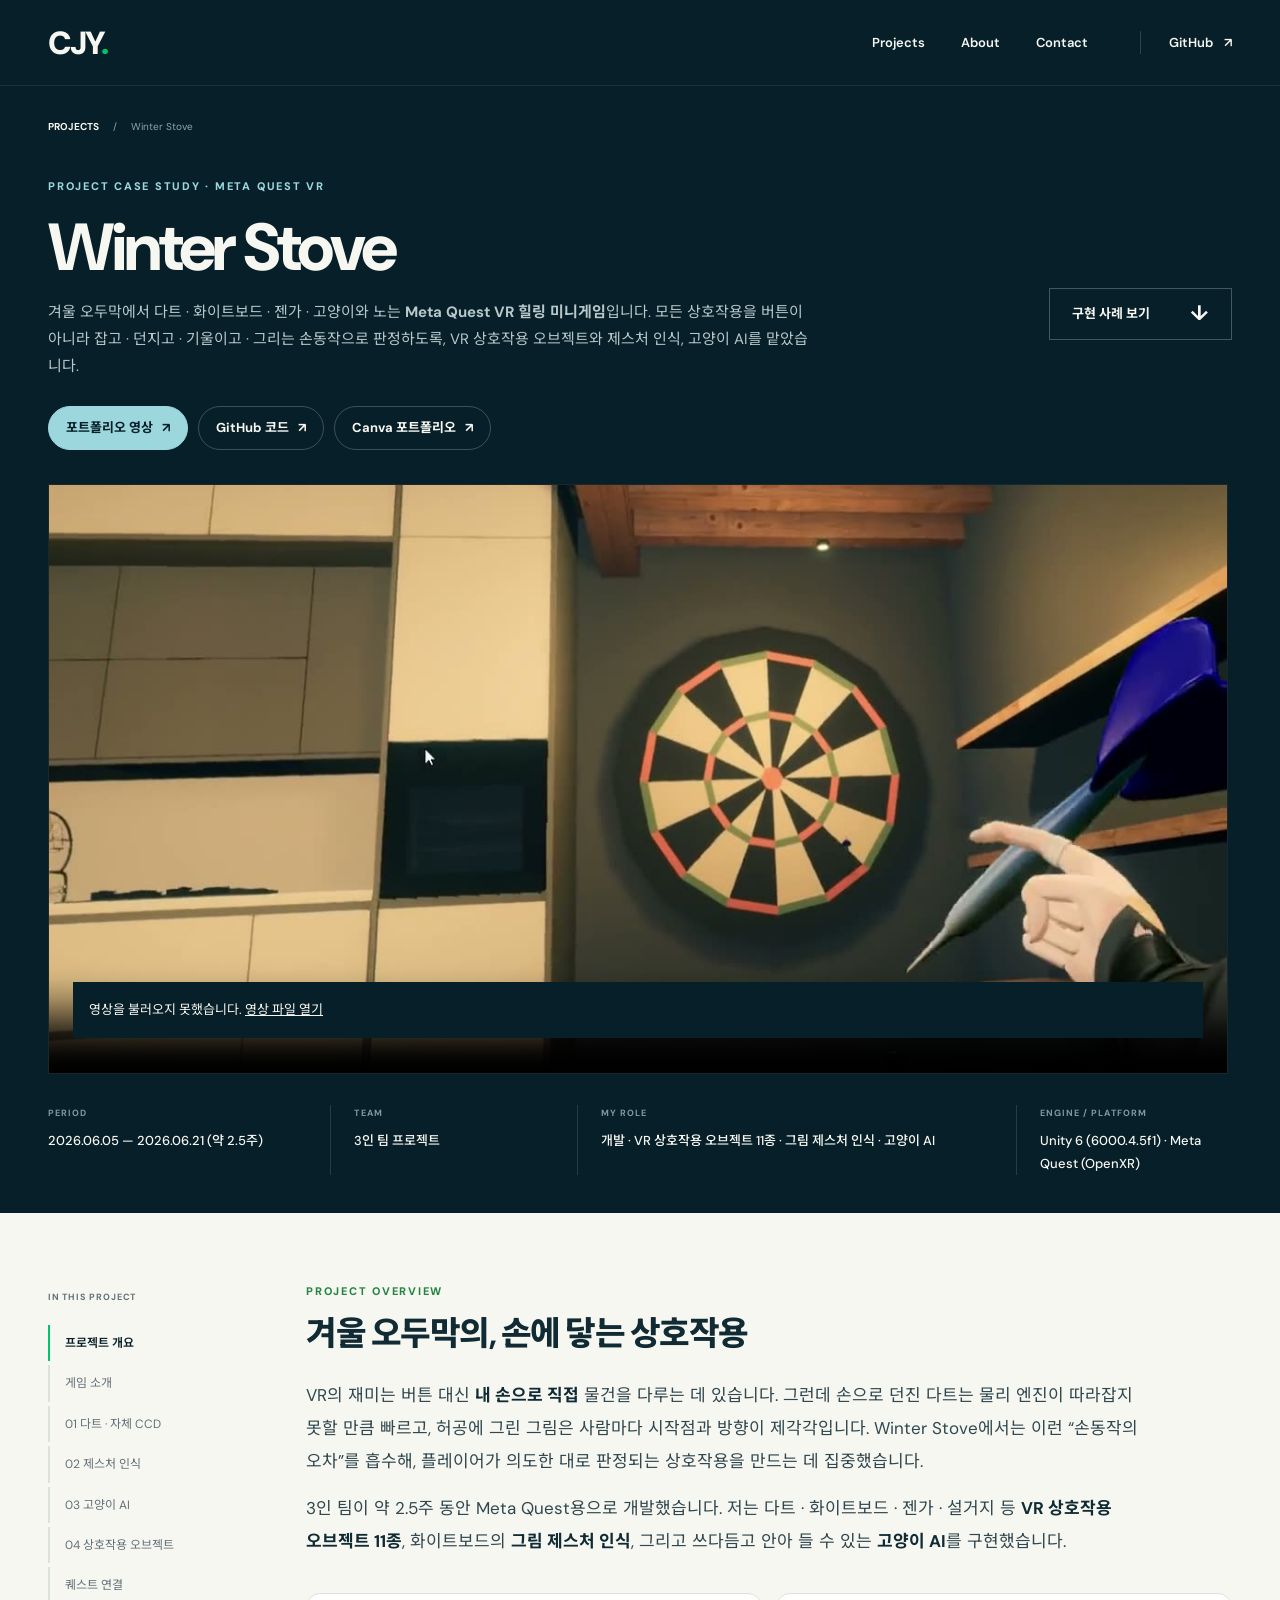
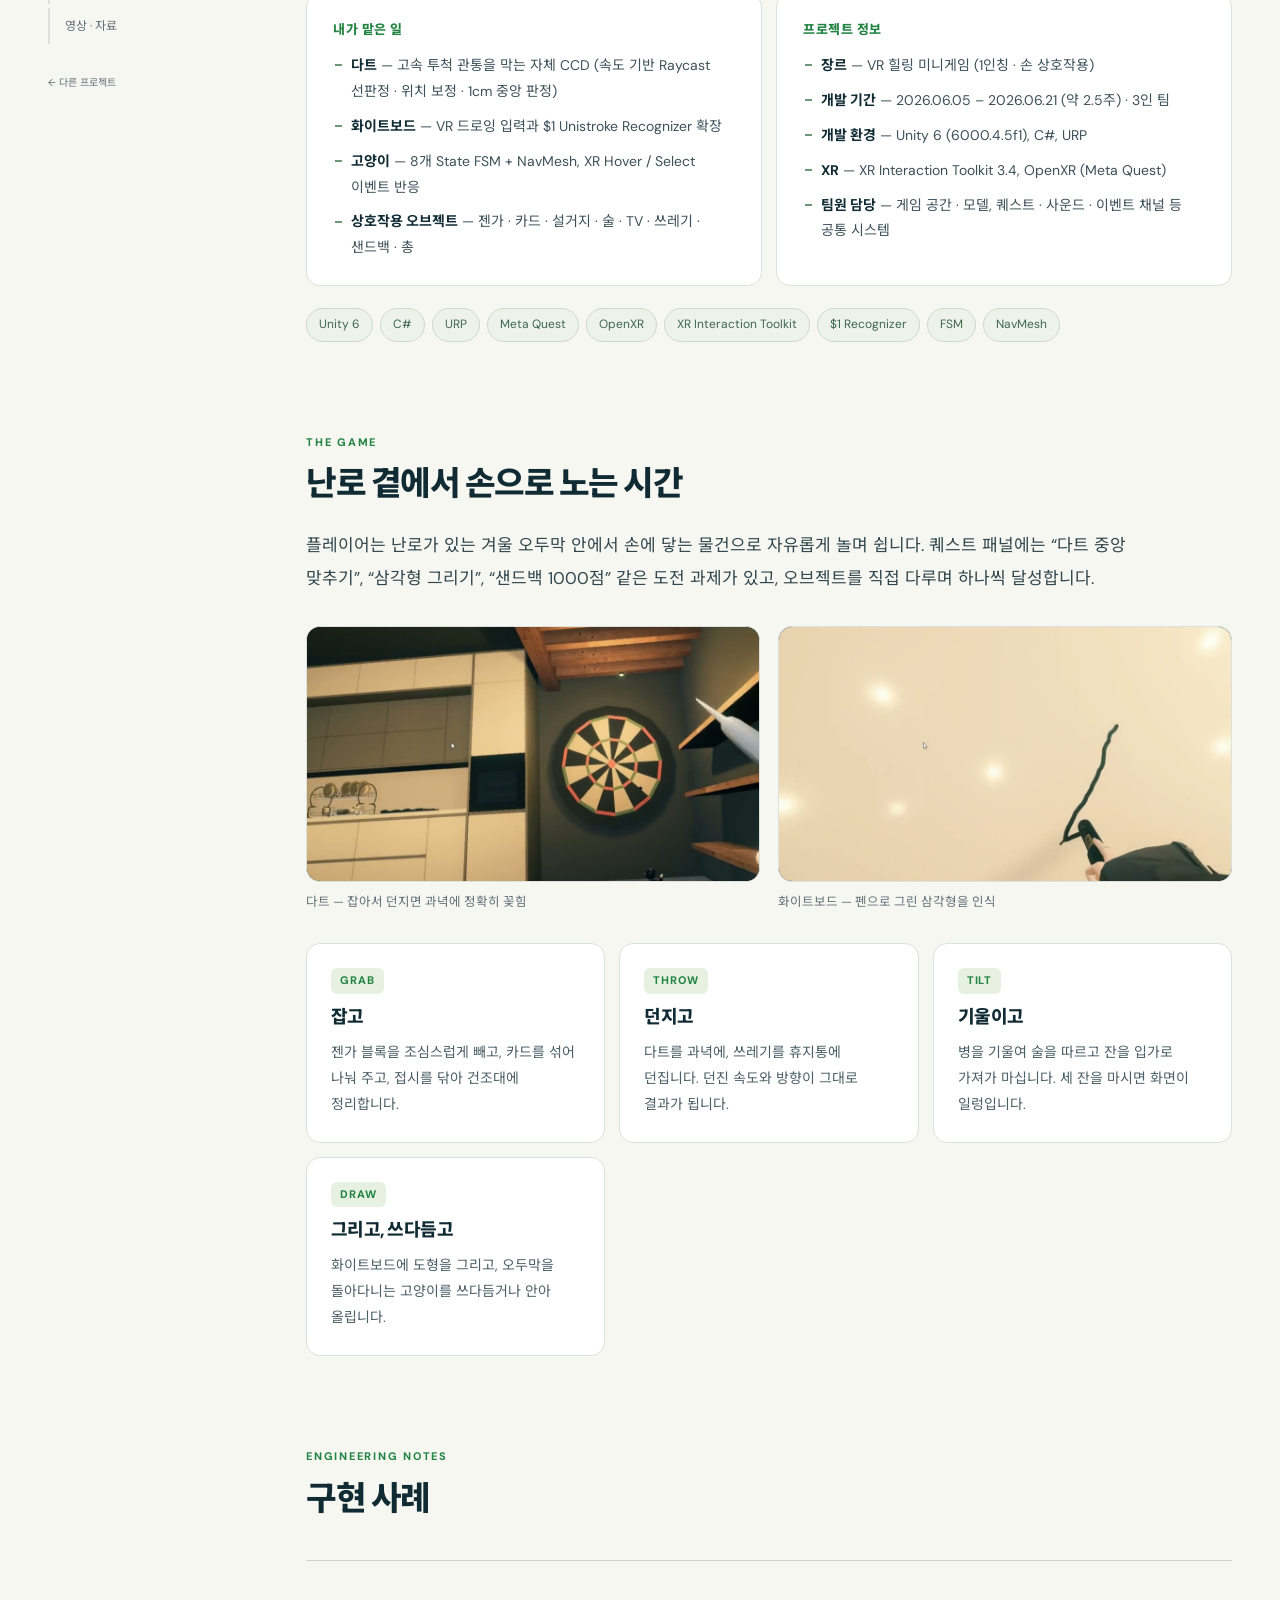
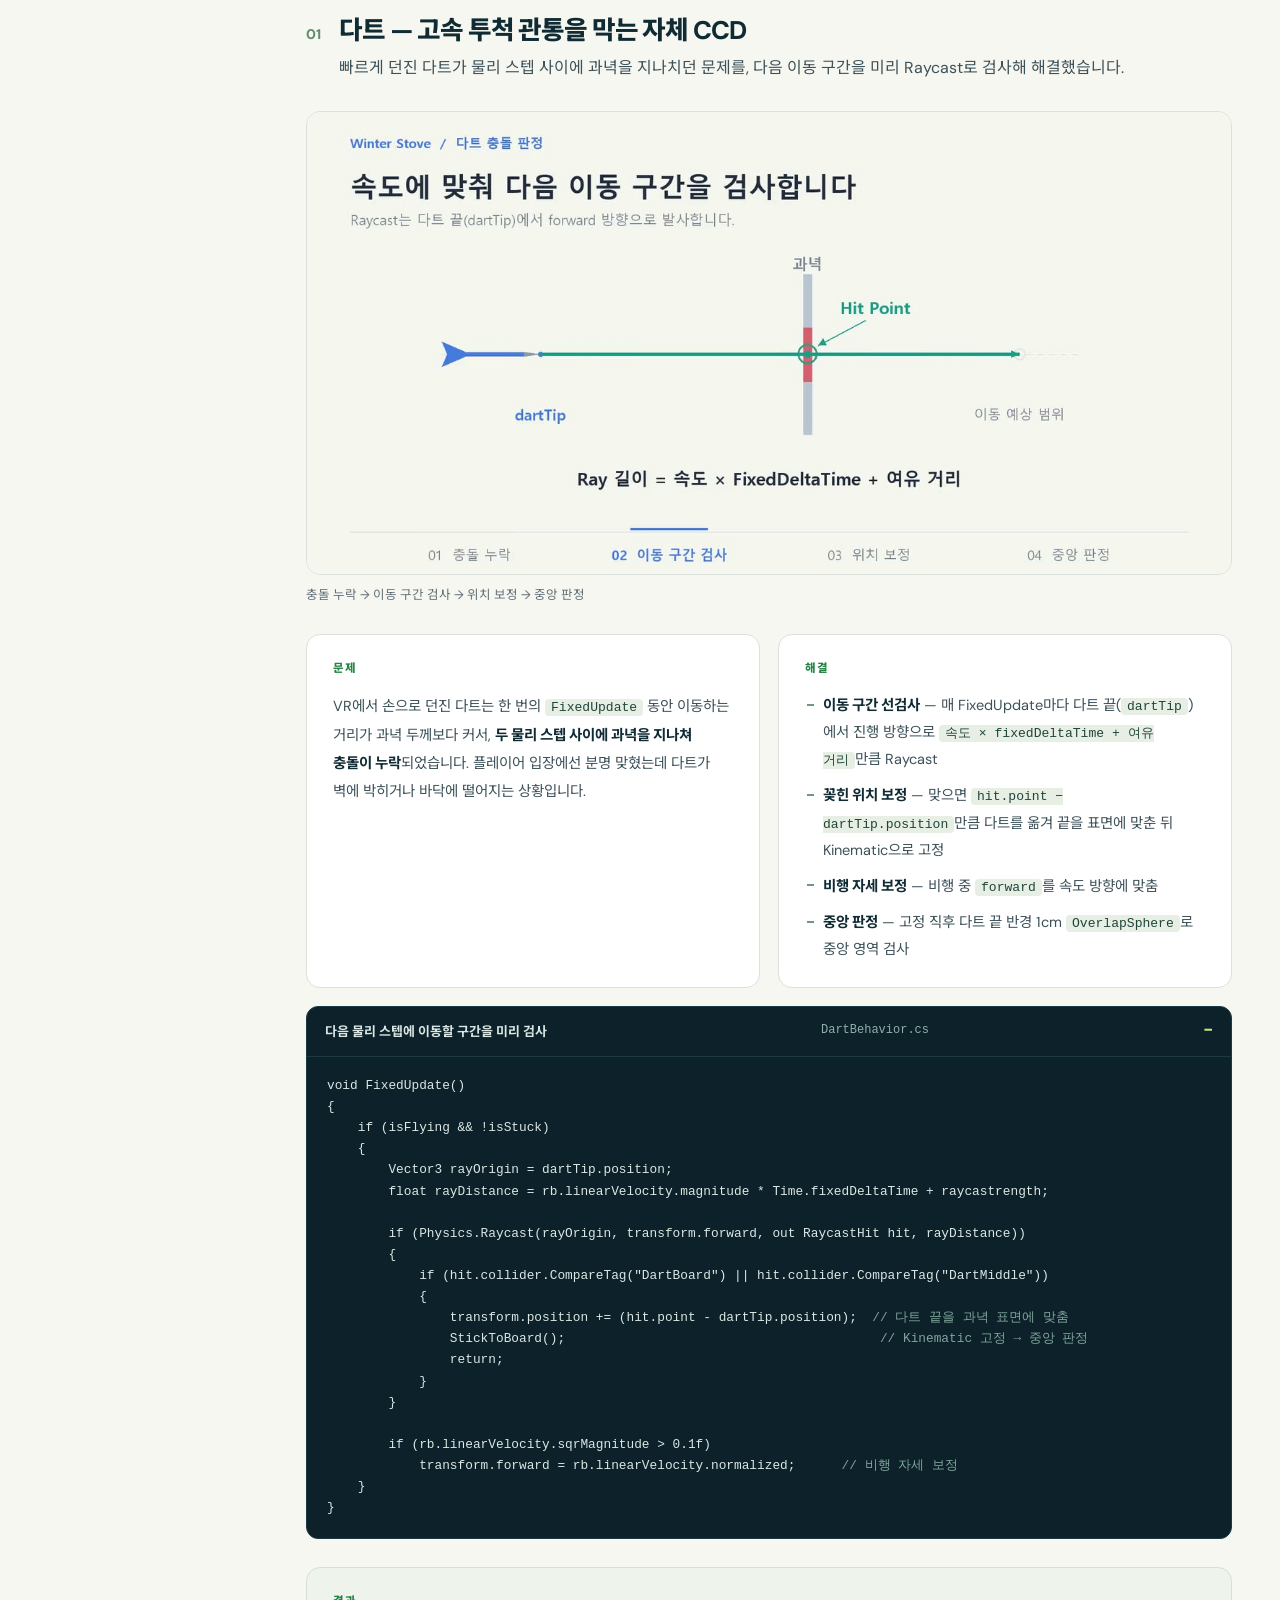
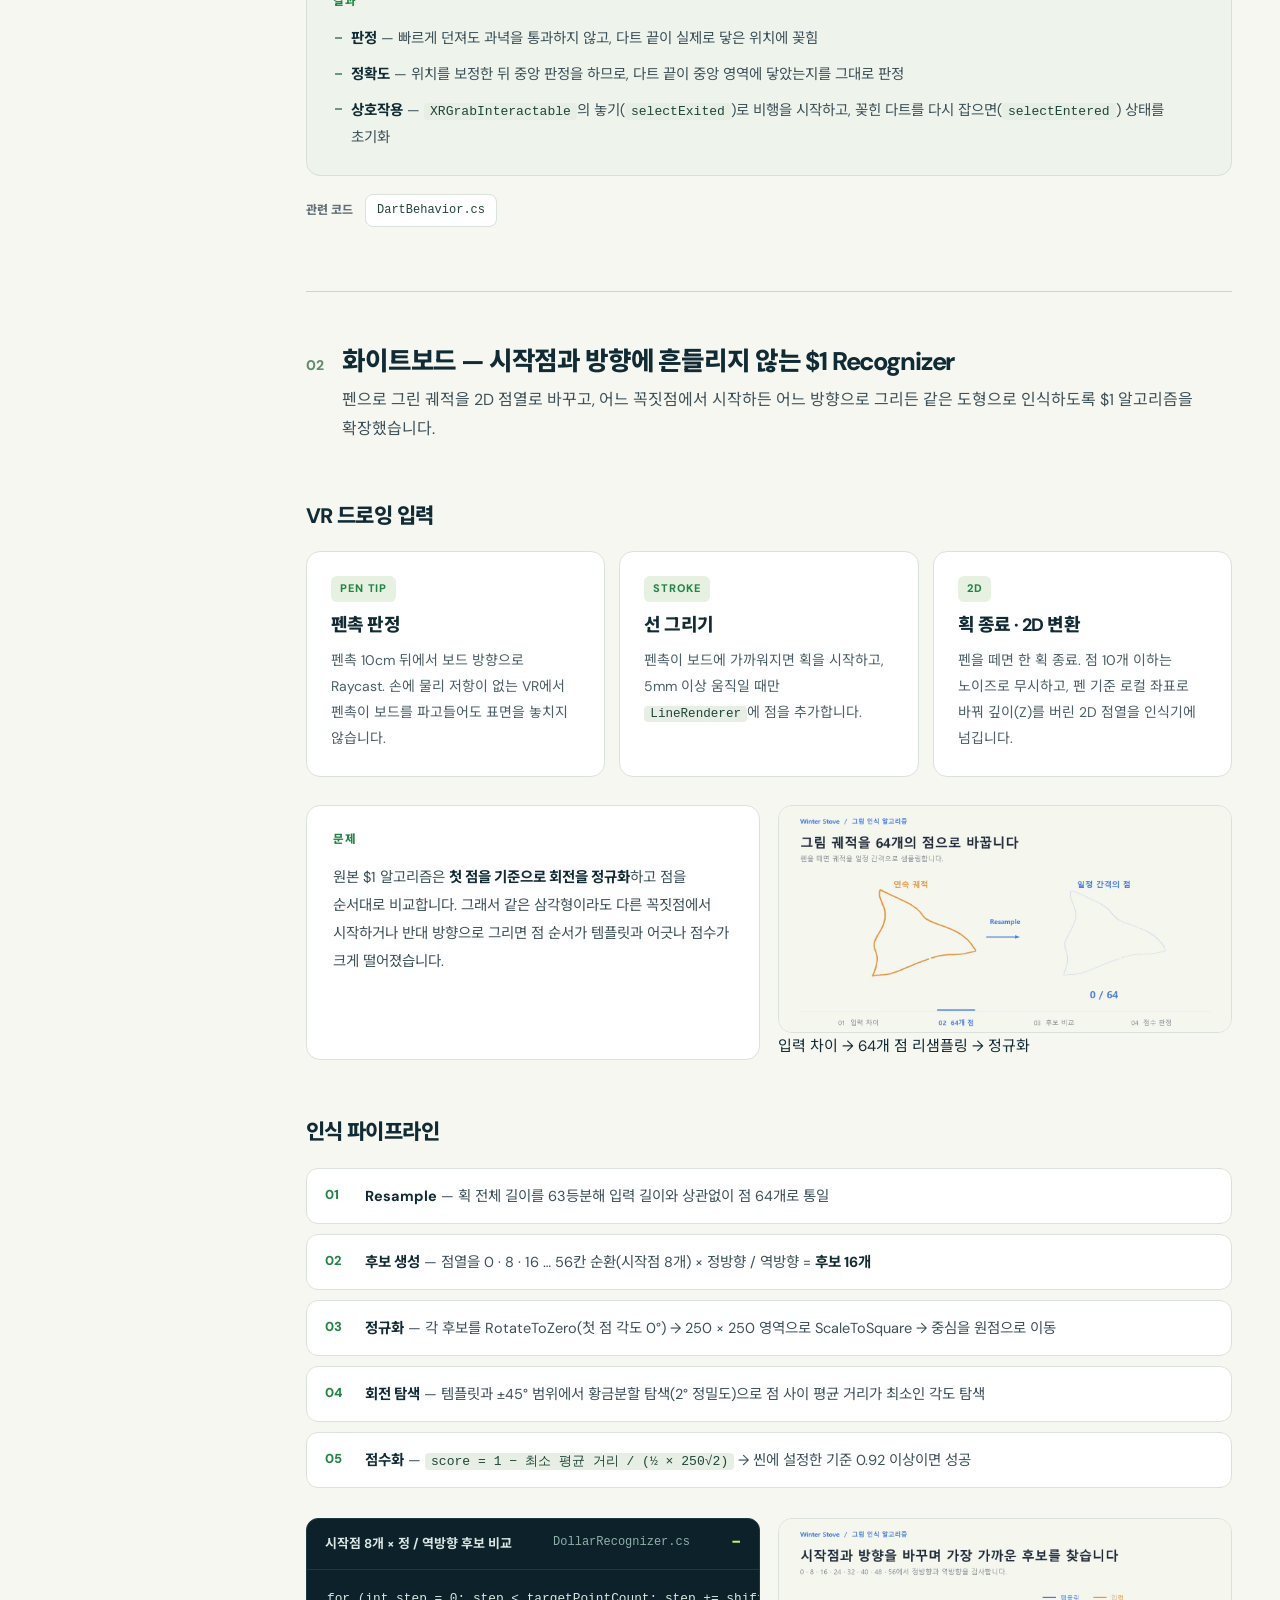
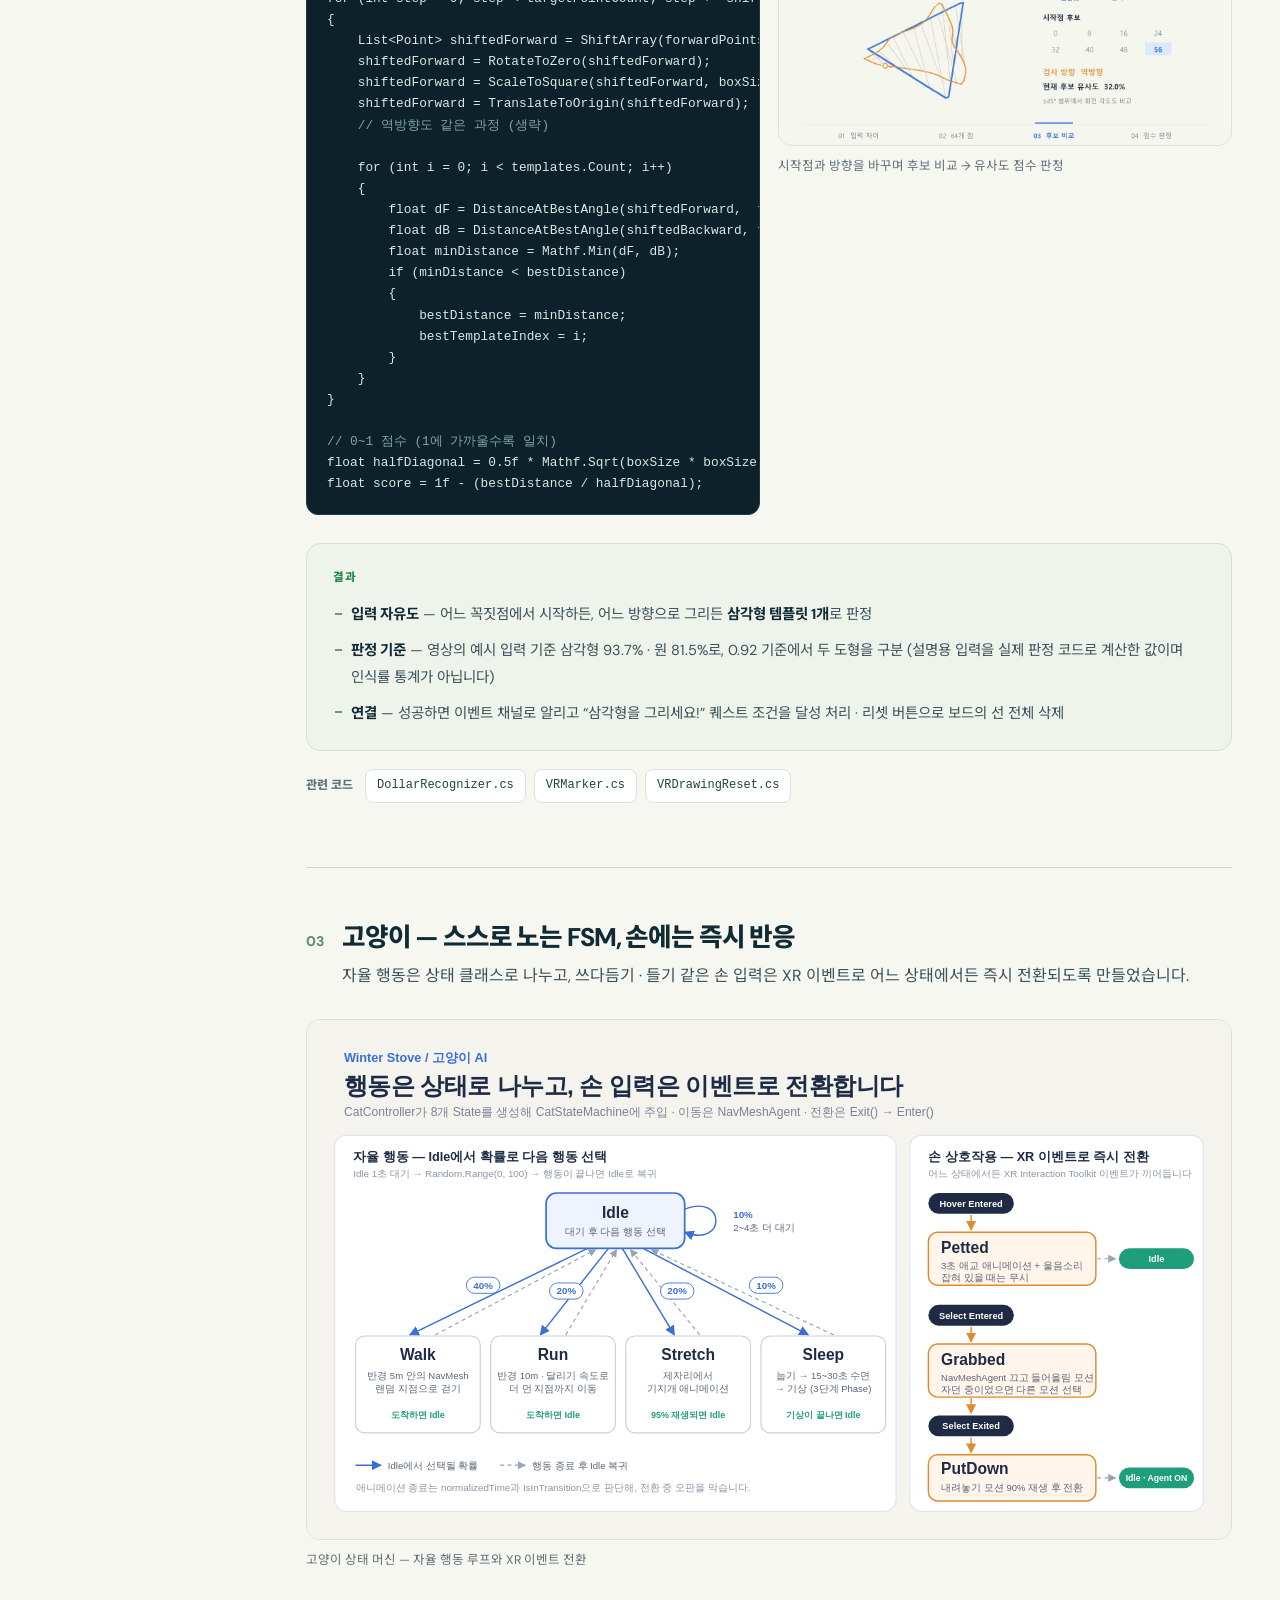
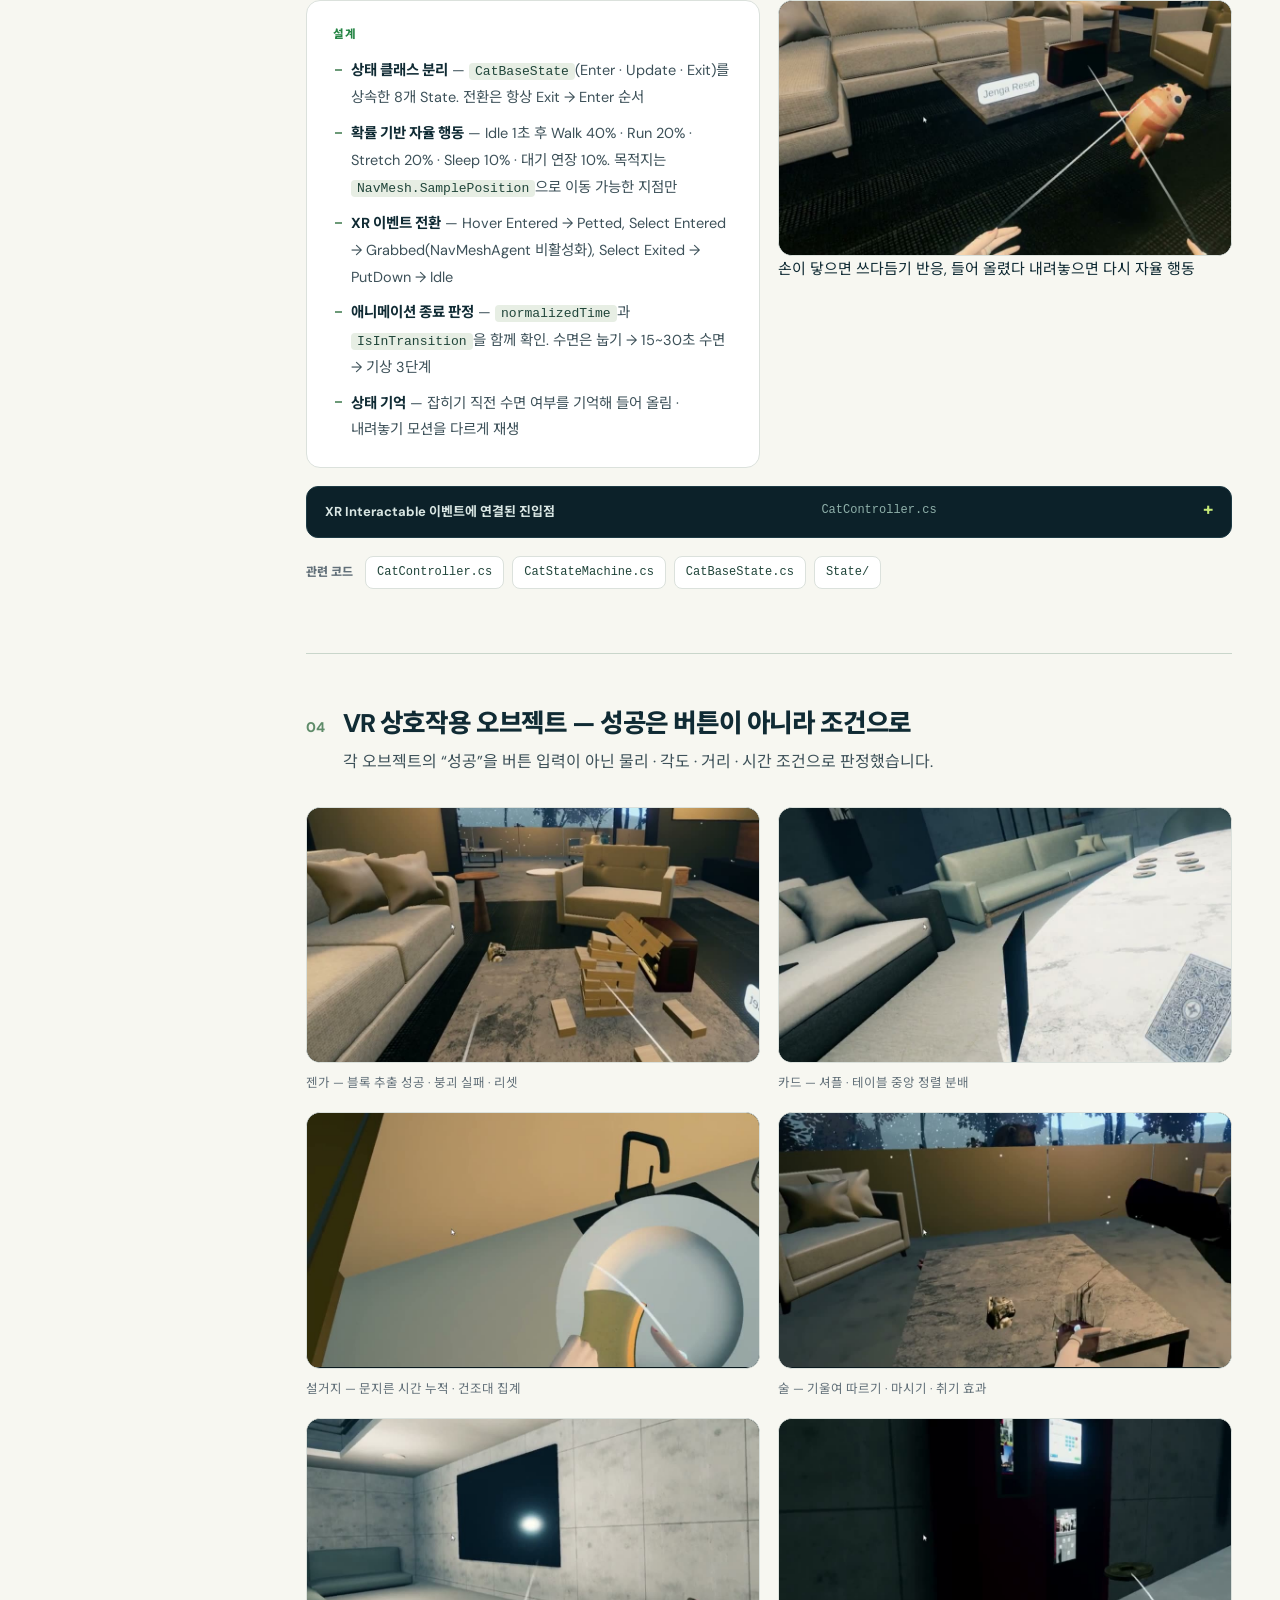
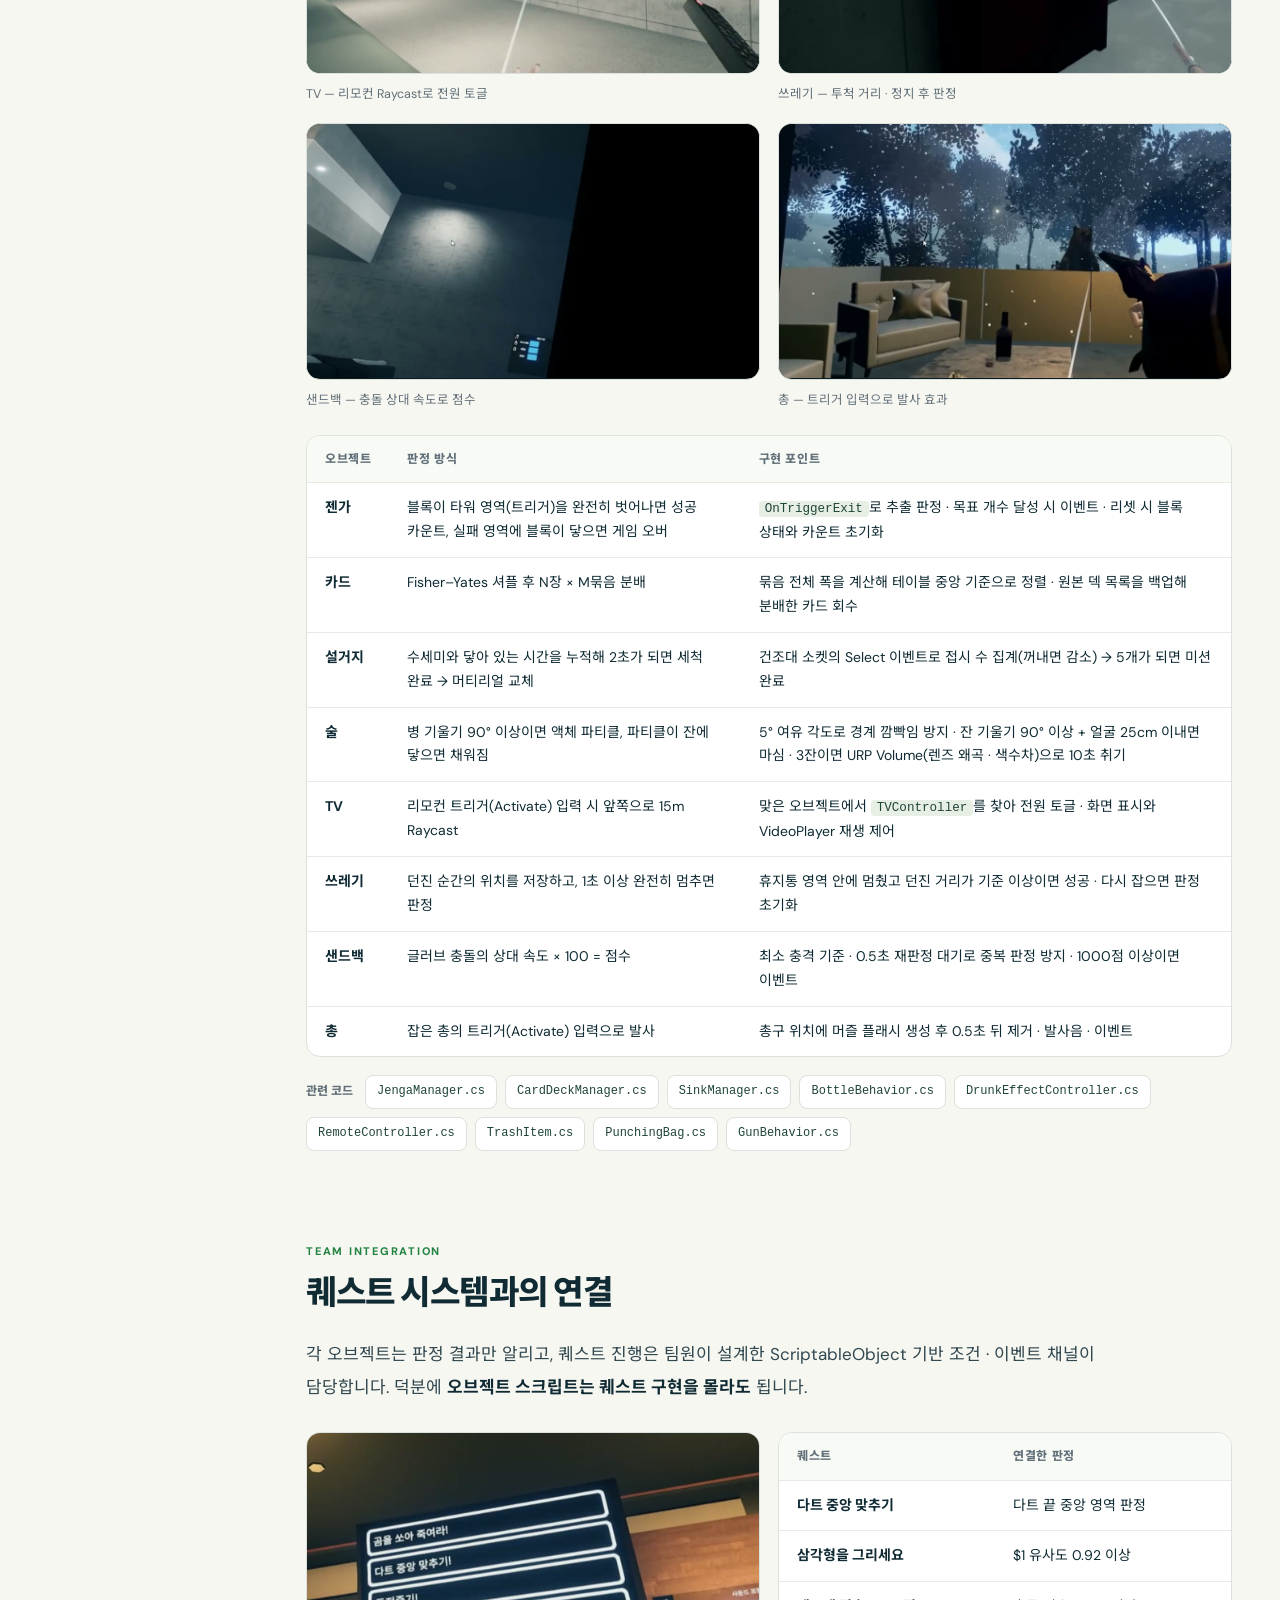
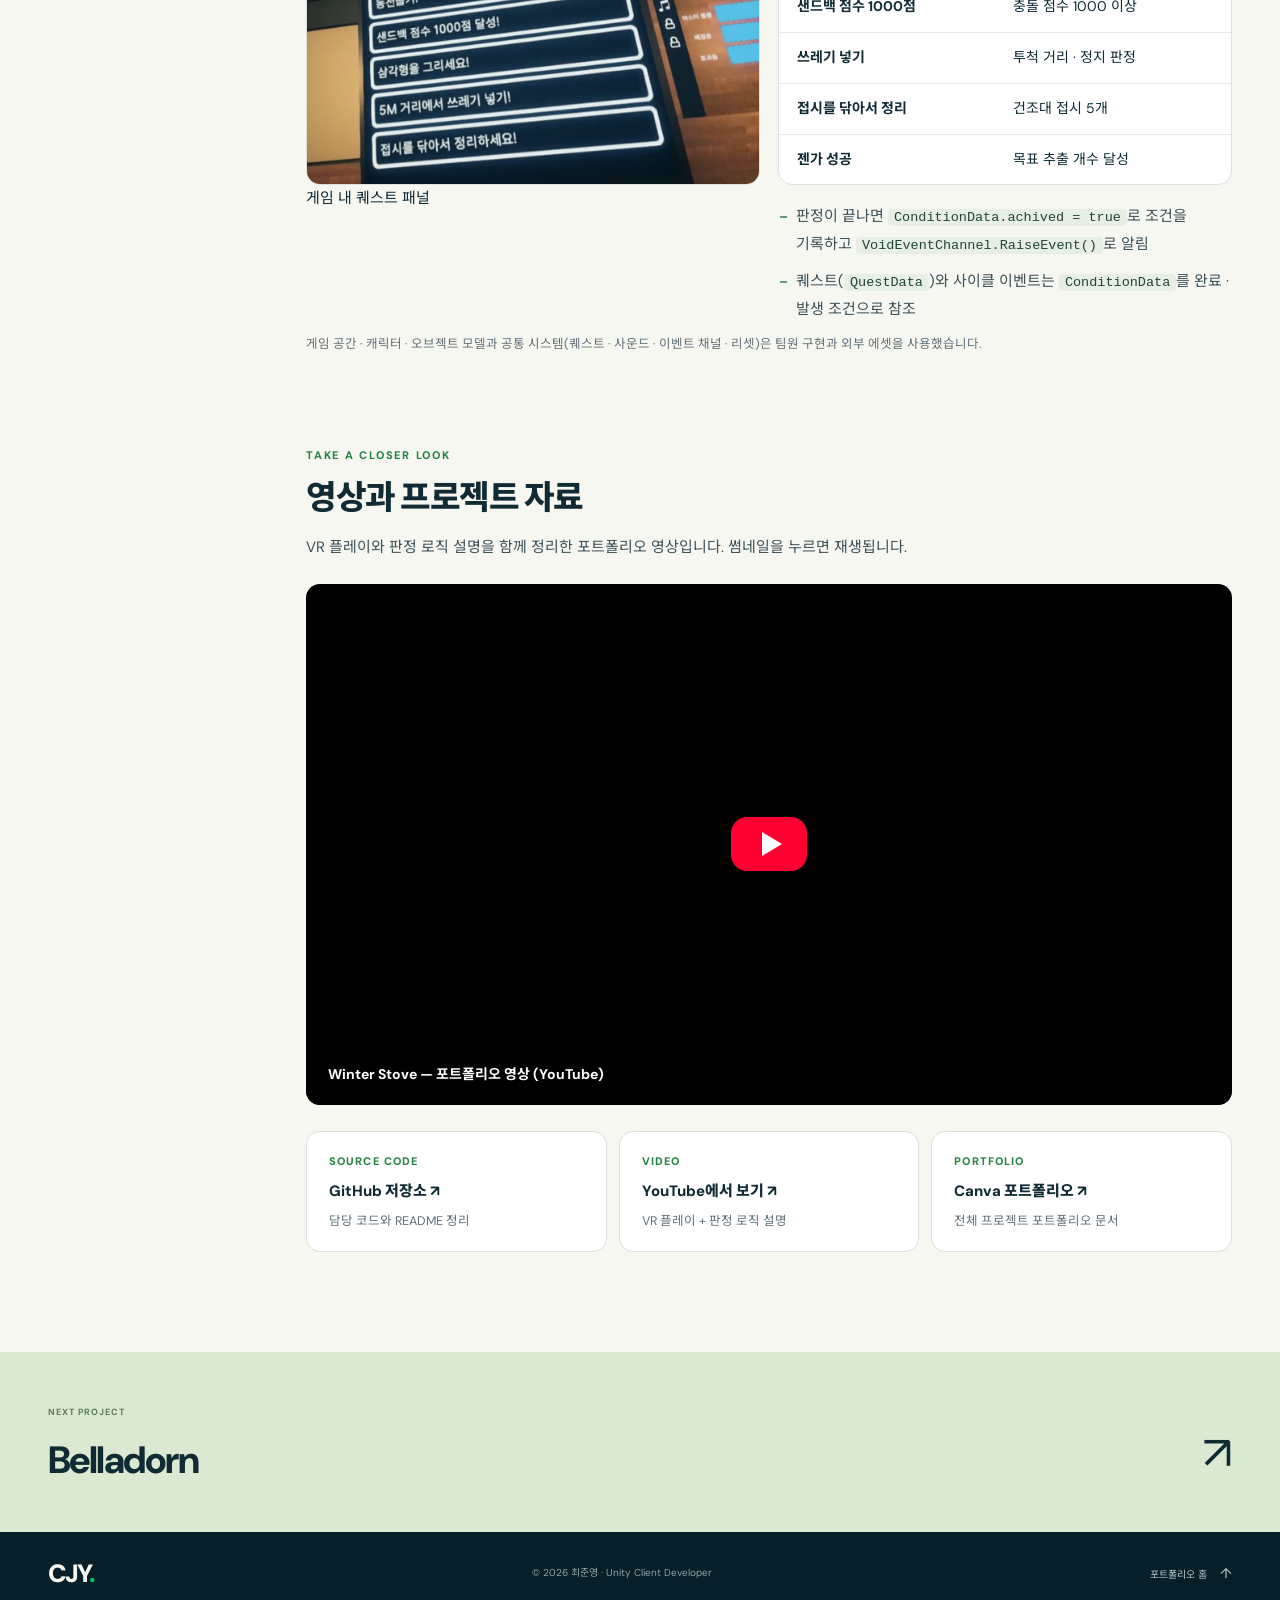
<file: projects/winter-stove.html>
<!doctype html>
<html lang="ko">
<head>
<meta charset="utf-8">
<meta name="viewport" content="width=device-width, initial-scale=1">
<meta name="theme-color" content="#071f28">
<meta name="description" content="겨울 오두막에서 다트 · 화이트보드 · 젠가 · 고양이와 노는 Meta Quest VR 힐링 미니게임. 자체 CCD 다트 판정, $1 Recognizer 확장 제스처 인식, 고양이 FSM AI, VR 상호작용 오브젝트 구현 사례.">
<title>Winter Stove · 최준영</title>
<link rel="icon" type="image/svg+xml" href="../assets/favicon.svg">
<link rel="preconnect" href="https://fonts.googleapis.com">
<link rel="preconnect" href="https://fonts.gstatic.com" crossorigin>
<link href="https://fonts.googleapis.com/css2?family=DM+Sans:wght@400;500;600;700;800;900&family=Noto+Sans+KR:wght@400;500;600;700;800;900&display=swap" rel="stylesheet">
<link rel="stylesheet" href="../project-detail.css?v=2026101202">
<link rel="stylesheet" href="../project-case.css?v=2026101202">
<script src="../project-detail.js?v=2026101202" defer></script>
</head>
<body id="top" class="detail-page case-page" style="--project-accent:#9cd7de">
<a class="skip-link" href="#main">본문으로 바로가기</a>
<header class="site-header"><div class="shell header-inner"><a class="brand" href="../index.html" aria-label="최준영 포트폴리오 홈">CJY<span>.</span></a><button class="menu-toggle" aria-label="메뉴 열기" aria-expanded="false" aria-controls="site-nav"><span></span><span></span></button><nav id="site-nav" aria-label="주 메뉴"><a href="../index.html#projects">Projects</a><a href="../index.html#about">About</a><a href="../index.html#contact">Contact</a><a class="nav-external" href="https://github.com/chlwnsdud2025" target="_blank" rel="noopener noreferrer">GitHub <span aria-hidden="true">↗</span></a></nav></div></header>

<main id="main">
<section class="detail-hero"><div class="shell">
  <div class="breadcrumb"><a href="../index.html#projects">PROJECTS</a><span>/</span><span>Winter Stove</span></div>
  <div class="detail-hero-heading">
    <div>
      <p class="eyebrow">PROJECT CASE STUDY · META QUEST VR</p>
      <h1>Winter Stove</h1>
      <p class="cs-tagline">겨울 오두막에서 다트 · 화이트보드 · 젠가 · 고양이와 노는 <b>Meta Quest VR 힐링 미니게임</b>입니다. 모든 상호작용을 버튼이 아니라 잡고 · 던지고 · 기울이고 · 그리는 손동작으로 판정하도록, VR 상호작용 오브젝트와 제스처 인식, 고양이 AI를 맡았습니다.</p>
      <div class="cs-hero-actions">
        <a class="primary" href="https://www.youtube.com/watch?v=d2nPrdX7Xqs" target="_blank" rel="noopener noreferrer">포트폴리오 영상 <span aria-hidden="true">↗</span></a>
        <a href="https://github.com/chlwnsdud2025/Winter-Stove-Portfolio" target="_blank" rel="noopener noreferrer">GitHub 코드 <span aria-hidden="true">↗</span></a>
        <a href="https://www.canva.com/d/mzu8Fvwvj8IVG7d" target="_blank" rel="noopener noreferrer">Canva 포트폴리오 <span aria-hidden="true">↗</span></a>
      </div>
    </div>
    <a class="button button-outline" href="#dart">구현 사례 보기 <span aria-hidden="true">↓</span></a>
  </div>
  <div class="video-player"><video autoplay muted loop playsinline controls preload="metadata" poster="../media/projects/winter-stove/trailer-poster.jpg" aria-label="Winter Stove 20초 플레이 하이라이트"><source src="../media/projects/winter-stove/trailer.mp4" type="video/mp4"></video><p class="video-fallback" hidden>영상을 불러오지 못했습니다. <a href="../media/projects/winter-stove/trailer.mp4">영상 파일 열기</a></p></div>
  <div class="project-facts">
    <div><span>PERIOD</span><strong>2026.06.05 — 2026.06.21 (약 2.5주)</strong></div>
    <div><span>TEAM</span><strong>3인 팀 프로젝트</strong></div>
    <div><span>MY ROLE</span><strong>개발 · VR 상호작용 오브젝트 11종 · 그림 제스처 인식 · 고양이 AI</strong></div>
    <div><span>ENGINE / PLATFORM</span><strong>Unity 6 (6000.4.5f1) · Meta Quest (OpenXR)</strong></div>
  </div>
</div></section>

<div class="shell detail-layout">
<aside class="detail-toc"><span>IN THIS PROJECT</span><nav aria-label="프로젝트 목차">
  <a href="#overview">프로젝트 개요</a>
  <a href="#game">게임 소개</a>
  <a href="#dart">01 다트 · 자체 CCD</a>
  <a href="#gesture">02 제스처 인식</a>
  <a href="#cat">03 고양이 AI</a>
  <a href="#objects">04 상호작용 오브젝트</a>
  <a href="#quest">퀘스트 연결</a>
  <a href="#resources">영상 · 자료</a>
</nav><a class="toc-home" href="../index.html#projects">← 다른 프로젝트</a></aside>

<div class="detail-body">

<!-- ================= OVERVIEW ================= -->
<section class="cs-section" id="overview">
  <p class="eyebrow">PROJECT OVERVIEW</p>
  <h2>겨울 오두막의, 손에 닿는 상호작용</h2>
  <p class="cs-lead">VR의 재미는 버튼 대신 <strong>내 손으로 직접</strong> 물건을 다루는 데 있습니다. 그런데 손으로 던진 다트는 물리 엔진이 따라잡지 못할 만큼 빠르고, 허공에 그린 그림은 사람마다 시작점과 방향이 제각각입니다. Winter Stove에서는 이런 “손동작의 오차”를 흡수해, 플레이어가 의도한 대로 판정되는 상호작용을 만드는 데 집중했습니다.</p>
  <p class="cs-lead">3인 팀이 약 2.5주 동안 Meta Quest용으로 개발했습니다. 저는 다트 · 화이트보드 · 젠가 · 설거지 등 <strong>VR 상호작용 오브젝트 11종</strong>, 화이트보드의 <strong>그림 제스처 인식</strong>, 그리고 쓰다듬고 안아 들 수 있는 <strong>고양이 AI</strong>를 구현했습니다.</p>

  <div class="cs-role">
    <div>
      <h3>내가 맡은 일</h3>
      <ul class="cs-list">
        <li><strong>다트</strong> — 고속 투척 관통을 막는 자체 CCD (속도 기반 Raycast 선판정 · 위치 보정 · 1cm 중앙 판정)</li>
        <li><strong>화이트보드</strong> — VR 드로잉 입력과 $1 Unistroke Recognizer 확장</li>
        <li><strong>고양이</strong> — 8개 State FSM + NavMesh, XR Hover / Select 이벤트 반응</li>
        <li><strong>상호작용 오브젝트</strong> — 젠가 · 카드 · 설거지 · 술 · TV · 쓰레기 · 샌드백 · 총</li>
      </ul>
    </div>
    <div>
      <h3>프로젝트 정보</h3>
      <ul class="cs-list">
        <li><strong>장르</strong> — VR 힐링 미니게임 (1인칭 · 손 상호작용)</li>
        <li><strong>개발 기간</strong> — 2026.06.05 – 2026.06.21 (약 2.5주) · 3인 팀</li>
        <li><strong>개발 환경</strong> — Unity 6 (6000.4.5f1), C#, URP</li>
        <li><strong>XR</strong> — XR Interaction Toolkit 3.4, OpenXR (Meta Quest)</li>
        <li><strong>팀원 담당</strong> — 게임 공간 · 모델, 퀘스트 · 사운드 · 이벤트 채널 등 공통 시스템</li>
      </ul>
    </div>
  </div>
  <div class="cs-tags"><span>Unity 6</span><span>C#</span><span>URP</span><span>Meta Quest</span><span>OpenXR</span><span>XR Interaction Toolkit</span><span>$1 Recognizer</span><span>FSM</span><span>NavMesh</span></div>
</section>

<!-- ================= GAME ================= -->
<section class="cs-section" id="game">
  <p class="eyebrow">THE GAME</p>
  <h2>난로 곁에서 손으로 노는 시간</h2>
  <p class="cs-lead">플레이어는 난로가 있는 겨울 오두막 안에서 손에 닿는 물건으로 자유롭게 놀며 쉽니다. 퀘스트 패널에는 “다트 중앙 맞추기”, “삼각형 그리기”, “샌드백 1000점” 같은 도전 과제가 있고, 오브젝트를 직접 다루며 하나씩 달성합니다.</p>

  <div class="cs-grid">
    <figure>
      <div class="cs-media"><video class="cs-clip" width="960" height="540" muted loop playsinline preload="none" poster="../media/projects/winter-stove/clips/dart_throw.jpg" data-src="../media/projects/winter-stove/clips/dart_throw.mp4" aria-label="다트를 잡아 던져 과녁에 꽂는 장면"></video></div>
      <figcaption>다트 — 잡아서 던지면 과녁에 정확히 꽂힘</figcaption>
    </figure>
    <figure>
      <div class="cs-media"><video class="cs-clip" width="960" height="540" muted loop playsinline preload="none" poster="../media/projects/winter-stove/clips/gesture_draw.jpg" data-src="../media/projects/winter-stove/clips/gesture_draw.mp4" aria-label="화이트보드에 삼각형을 그려 인식시키는 장면"></video></div>
      <figcaption>화이트보드 — 펜으로 그린 삼각형을 인식</figcaption>
    </figure>
  </div>

  <div class="cs-cards">
    <div class="cs-card"><span class="tag">GRAB</span><h3>잡고</h3><p>젠가 블록을 조심스럽게 빼고, 카드를 섞어 나눠 주고, 접시를 닦아 건조대에 정리합니다.</p></div>
    <div class="cs-card"><span class="tag">THROW</span><h3>던지고</h3><p>다트를 과녁에, 쓰레기를 휴지통에 던집니다. 던진 속도와 방향이 그대로 결과가 됩니다.</p></div>
    <div class="cs-card"><span class="tag">TILT</span><h3>기울이고</h3><p>병을 기울여 술을 따르고 잔을 입가로 가져가 마십니다. 세 잔을 마시면 화면이 일렁입니다.</p></div>
    <div class="cs-card"><span class="tag">DRAW</span><h3>그리고, 쓰다듬고</h3><p>화이트보드에 도형을 그리고, 오두막을 돌아다니는 고양이를 쓰다듬거나 안아 올립니다.</p></div>
  </div>
</section>

<!-- ================= 01 DART ================= -->
<section class="cs-section" id="dart">
  <p class="eyebrow">ENGINEERING NOTES</p>
  <h2>구현 사례</h2>

  <article class="cs-case">
    <div class="cs-case-head"><span class="num">01</span><h3>다트 — 고속 투척 관통을 막는 자체 CCD</h3><p>빠르게 던진 다트가 물리 스텝 사이에 과녁을 지나치던 문제를, 다음 이동 구간을 미리 Raycast로 검사해 해결했습니다.</p></div>

    <figure class="cs-fig">
      <div class="cs-media light"><video class="cs-clip" width="1280" height="640" muted loop playsinline preload="none" poster="../media/projects/winter-stove/clips/ccd_logic.jpg" data-src="../media/projects/winter-stove/clips/ccd_logic.mp4" aria-label="충돌 누락, 이동 구간 검사, 위치 보정, 중앙 판정 4단계"></video></div>
      <figcaption>충돌 누락 → 이동 구간 검사 → 위치 보정 → 중앙 판정</figcaption>
    </figure>

    <div class="cs-body">
      <div class="cs-block"><span class="cs-label">문제</span><p class="cs-text">VR에서 손으로 던진 다트는 한 번의 <code class="k">FixedUpdate</code> 동안 이동하는 거리가 과녁 두께보다 커서, <strong>두 물리 스텝 사이에 과녁을 지나쳐 충돌이 누락</strong>되었습니다. 플레이어 입장에선 분명 맞혔는데 다트가 벽에 박히거나 바닥에 떨어지는 상황입니다.</p></div>
      <div class="cs-block"><span class="cs-label">해결</span><ul class="cs-list">
        <li><strong>이동 구간 선검사</strong> — 매 FixedUpdate마다 다트 끝(<code class="k">dartTip</code>)에서 진행 방향으로 <code class="k">속도 × fixedDeltaTime + 여유 거리</code>만큼 Raycast</li>
        <li><strong>꽂힌 위치 보정</strong> — 맞으면 <code class="k">hit.point − dartTip.position</code>만큼 다트를 옮겨 끝을 표면에 맞춘 뒤 Kinematic으로 고정</li>
        <li><strong>비행 자세 보정</strong> — 비행 중 <code class="k">forward</code>를 속도 방향에 맞춤</li>
        <li><strong>중앙 판정</strong> — 고정 직후 다트 끝 반경 1cm <code class="k">OverlapSphere</code>로 중앙 영역 검사</li>
      </ul></div>
    </div>

    <details class="cs-code" open><summary>다음 물리 스텝에 이동할 구간을 미리 검사 <span>DartBehavior.cs</span></summary><pre><code>void FixedUpdate()
{
    if (isFlying &amp;&amp; !isStuck)
    {
        Vector3 rayOrigin = dartTip.position;
        float rayDistance = rb.linearVelocity.magnitude * Time.fixedDeltaTime + raycastrength;

        if (Physics.Raycast(rayOrigin, transform.forward, out RaycastHit hit, rayDistance))
        {
            if (hit.collider.CompareTag("DartBoard") || hit.collider.CompareTag("DartMiddle"))
            {
                transform.position += (hit.point - dartTip.position);  <span class="c">// 다트 끝을 과녁 표면에 맞춤</span>
                StickToBoard();                                         <span class="c">// Kinematic 고정 → 중앙 판정</span>
                return;
            }
        }

        if (rb.linearVelocity.sqrMagnitude &gt; 0.1f)
            transform.forward = rb.linearVelocity.normalized;      <span class="c">// 비행 자세 보정</span>
    }
}</code></pre></details>

    <div class="cs-body single">
      <div class="cs-block result"><span class="cs-label">결과</span><ul class="cs-list">
        <li><strong>판정</strong> — 빠르게 던져도 과녁을 통과하지 않고, 다트 끝이 실제로 닿은 위치에 꽂힘</li>
        <li><strong>정확도</strong> — 위치를 보정한 뒤 중앙 판정을 하므로, 다트 끝이 중앙 영역에 닿았는지를 그대로 판정</li>
        <li><strong>상호작용</strong> — <code class="k">XRGrabInteractable</code>의 놓기(<code class="k">selectExited</code>)로 비행을 시작하고, 꽂힌 다트를 다시 잡으면(<code class="k">selectEntered</code>) 상태를 초기화</li>
      </ul></div>
    </div>
    <div class="cs-src"><span>관련 코드</span><a href="https://github.com/chlwnsdud2025/Winter-Stove-Portfolio/blob/main/Assets/_Scripts/InteractionScript/DartBehavior.cs" target="_blank" rel="noopener noreferrer">DartBehavior.cs</a></div>
  </article>

  <!-- ================= 02 GESTURE ================= -->
  <article class="cs-case" id="gesture">
    <div class="cs-case-head"><span class="num">02</span><h3>화이트보드 — 시작점과 방향에 흔들리지 않는 $1 Recognizer</h3><p>펜으로 그린 궤적을 2D 점열로 바꾸고, 어느 꼭짓점에서 시작하든 어느 방향으로 그리든 같은 도형으로 인식하도록 $1 알고리즘을 확장했습니다.</p></div>

    <h4 class="cs-sub">VR 드로잉 입력</h4>
    <div class="cs-cards" style="margin-top:16px">
      <div class="cs-card"><span class="tag">PEN TIP</span><h4>펜촉 판정</h4><p>펜촉 10cm 뒤에서 보드 방향으로 Raycast. 손에 물리 저항이 없는 VR에서 펜촉이 보드를 파고들어도 표면을 놓치지 않습니다.</p></div>
      <div class="cs-card"><span class="tag">STROKE</span><h4>선 그리기</h4><p>펜촉이 보드에 가까워지면 획을 시작하고, 5mm 이상 움직일 때만 <code class="k">LineRenderer</code>에 점을 추가합니다.</p></div>
      <div class="cs-card"><span class="tag">2D</span><h4>획 종료 · 2D 변환</h4><p>펜을 떼면 한 획 종료. 점 10개 이하는 노이즈로 무시하고, 펜 기준 로컬 좌표로 바꿔 깊이(Z)를 버린 2D 점열을 인식기에 넘깁니다.</p></div>
    </div>

    <div class="cs-body">
      <div class="cs-block"><span class="cs-label">문제</span><p class="cs-text">원본 $1 알고리즘은 <strong>첫 점을 기준으로 회전을 정규화</strong>하고 점을 순서대로 비교합니다. 그래서 같은 삼각형이라도 다른 꼭짓점에서 시작하거나 반대 방향으로 그리면 점 순서가 템플릿과 어긋나 점수가 크게 떨어졌습니다.</p></div>
      <figure style="margin:0"><div class="cs-media light"><video class="cs-clip" width="1280" height="640" muted loop playsinline preload="none" poster="../media/projects/winter-stove/clips/gesture_logic_1.jpg" data-src="../media/projects/winter-stove/clips/gesture_logic_1.mp4" aria-label="입력 차이, 64개 점 리샘플링, 정규화"></video></div><figcaption>입력 차이 → 64개 점 리샘플링 → 정규화</figcaption></figure>
    </div>

    <h4 class="cs-sub">인식 파이프라인</h4>
    <ol class="cs-steps" style="margin-top:16px">
      <li><strong>Resample</strong> — 획 전체 길이를 63등분해 입력 길이와 상관없이 점 64개로 통일</li>
      <li><strong>후보 생성</strong> — 점열을 0 · 8 · 16 … 56칸 순환(시작점 8개) × 정방향 / 역방향 = <strong>후보 16개</strong></li>
      <li><strong>정규화</strong> — 각 후보를 RotateToZero(첫 점 각도 0°) → 250 × 250 영역으로 ScaleToSquare → 중심을 원점으로 이동</li>
      <li><strong>회전 탐색</strong> — 템플릿과 ±45° 범위에서 황금분할 탐색(2° 정밀도)으로 점 사이 평균 거리가 최소인 각도 탐색</li>
      <li><strong>점수화</strong> — <code class="k">score = 1 − 최소 평균 거리 / (½ × 250√2)</code> → 씬에 설정한 기준 0.92 이상이면 성공</li>
    </ol>

    <div class="cs-grid">
      <details class="cs-code" open style="margin-top:0"><summary>시작점 8개 × 정 / 역방향 후보 비교 <span>DollarRecognizer.cs</span></summary><pre><code>for (int step = 0; step &lt; targetPointCount; step += shiftStep)  <span class="c">// 0, 8 … 56</span>
{
    List&lt;Point&gt; shiftedForward = ShiftArray(forwardPoints, step);
    shiftedForward = RotateToZero(shiftedForward);
    shiftedForward = ScaleToSquare(shiftedForward, boxSize);
    shiftedForward = TranslateToOrigin(shiftedForward);
    <span class="c">// 역방향도 같은 과정 (생략)</span>

    for (int i = 0; i &lt; templates.Count; i++)
    {
        float dF = DistanceAtBestAngle(shiftedForward,  templates[i], -45f, 45f, 2f);
        float dB = DistanceAtBestAngle(shiftedBackward, templates[i], -45f, 45f, 2f);
        float minDistance = Mathf.Min(dF, dB);
        if (minDistance &lt; bestDistance)
        {
            bestDistance = minDistance;
            bestTemplateIndex = i;
        }
    }
}

<span class="c">// 0~1 점수 (1에 가까울수록 일치)</span>
float halfDiagonal = 0.5f * Mathf.Sqrt(boxSize * boxSize + boxSize * boxSize);
float score = 1f - (bestDistance / halfDiagonal);</code></pre></details>
      <figure style="margin:0"><div class="cs-media light"><video class="cs-clip" width="1280" height="640" muted loop playsinline preload="none" poster="../media/projects/winter-stove/clips/gesture_logic_2.jpg" data-src="../media/projects/winter-stove/clips/gesture_logic_2.mp4" aria-label="시작점과 방향을 바꾸며 후보 비교, 유사도 점수 판정"></video></div><figcaption>시작점과 방향을 바꾸며 후보 비교 → 유사도 점수 판정</figcaption></figure>
    </div>

    <div class="cs-body single">
      <div class="cs-block result"><span class="cs-label">결과</span><ul class="cs-list">
        <li><strong>입력 자유도</strong> — 어느 꼭짓점에서 시작하든, 어느 방향으로 그리든 <strong>삼각형 템플릿 1개</strong>로 판정</li>
        <li><strong>판정 기준</strong> — 영상의 예시 입력 기준 삼각형 93.7% · 원 81.5%로, 0.92 기준에서 두 도형을 구분 (설명용 입력을 실제 판정 코드로 계산한 값이며 인식률 통계가 아닙니다)</li>
        <li><strong>연결</strong> — 성공하면 이벤트 채널로 알리고 “삼각형을 그리세요!” 퀘스트 조건을 달성 처리 · 리셋 버튼으로 보드의 선 전체 삭제</li>
      </ul></div>
    </div>
    <div class="cs-src"><span>관련 코드</span><a href="https://github.com/chlwnsdud2025/Winter-Stove-Portfolio/blob/main/Assets/_Scripts/InteractionManager/DollarRecognizer.cs" target="_blank" rel="noopener noreferrer">DollarRecognizer.cs</a><a href="https://github.com/chlwnsdud2025/Winter-Stove-Portfolio/blob/main/Assets/_Scripts/InteractionScript/VRMarker.cs" target="_blank" rel="noopener noreferrer">VRMarker.cs</a><a href="https://github.com/chlwnsdud2025/Winter-Stove-Portfolio/blob/main/Assets/_Scripts/InteractionManager/VRDrawingReset.cs" target="_blank" rel="noopener noreferrer">VRDrawingReset.cs</a></div>
  </article>

  <!-- ================= 03 CAT ================= -->
  <article class="cs-case" id="cat">
    <div class="cs-case-head"><span class="num">03</span><h3>고양이 — 스스로 노는 FSM, 손에는 즉시 반응</h3><p>자율 행동은 상태 클래스로 나누고, 쓰다듬기 · 들기 같은 손 입력은 XR 이벤트로 어느 상태에서든 즉시 전환되도록 만들었습니다.</p></div>

    <figure class="cs-fig"><div class="cs-media light"><img src="../media/projects/winter-stove/ws_cat_fsm.svg" width="1600" height="900" loading="lazy" alt="고양이 상태 머신 구조도"></div><figcaption>고양이 상태 머신 — 자율 행동 루프와 XR 이벤트 전환</figcaption></figure>

    <div class="cs-body">
      <div class="cs-block"><span class="cs-label">설계</span><ul class="cs-list">
        <li><strong>상태 클래스 분리</strong> — <code class="k">CatBaseState</code>(Enter · Update · Exit)를 상속한 8개 State. 전환은 항상 Exit → Enter 순서</li>
        <li><strong>확률 기반 자율 행동</strong> — Idle 1초 후 Walk 40% · Run 20% · Stretch 20% · Sleep 10% · 대기 연장 10%. 목적지는 <code class="k">NavMesh.SamplePosition</code>으로 이동 가능한 지점만</li>
        <li><strong>XR 이벤트 전환</strong> — Hover Entered → Petted, Select Entered → Grabbed(NavMeshAgent 비활성화), Select Exited → PutDown → Idle</li>
        <li><strong>애니메이션 종료 판정</strong> — <code class="k">normalizedTime</code>과 <code class="k">IsInTransition</code>을 함께 확인. 수면은 눕기 → 15~30초 수면 → 기상 3단계</li>
        <li><strong>상태 기억</strong> — 잡히기 직전 수면 여부를 기억해 들어 올림 · 내려놓기 모션을 다르게 재생</li>
      </ul></div>
      <figure style="margin:0"><div class="cs-media"><video class="cs-clip" width="960" height="540" muted loop playsinline preload="none" poster="../media/projects/winter-stove/clips/cat.jpg" data-src="../media/projects/winter-stove/clips/cat.mp4" aria-label="고양이를 들어 올리고 쓰다듬는 장면"></video></div><figcaption>손이 닿으면 쓰다듬기 반응, 들어 올렸다 내려놓으면 다시 자율 행동</figcaption></figure>
    </div>

    <details class="cs-code"><summary>XR Interactable 이벤트에 연결된 진입점 <span>CatController.cs</span></summary><pre><code>public void OnHoverEntered()          <span class="c">// 손이 닿으면 애교</span>
{
    if (stateMachine.CurrentState != grabbedState)
        stateMachine.ChangeState(pettedState);
}

public void OnGrabEntered()           <span class="c">// 들어 올리면, 자던 중이었는지 기억</span>
{
    wasSleepingBeforeGrab = (stateMachine.CurrentState == sleepState);
    stateMachine.ChangeState(grabbedState);
}

public void OnGrabExited() =&gt; stateMachine.ChangeState(putDownState);</code></pre></details>
    <div class="cs-src"><span>관련 코드</span><a href="https://github.com/chlwnsdud2025/Winter-Stove-Portfolio/blob/main/Assets/_Scripts/InteractionManager/Cat/CatController.cs" target="_blank" rel="noopener noreferrer">CatController.cs</a><a href="https://github.com/chlwnsdud2025/Winter-Stove-Portfolio/blob/main/Assets/_Scripts/InteractionManager/Cat/CatStateMachine.cs" target="_blank" rel="noopener noreferrer">CatStateMachine.cs</a><a href="https://github.com/chlwnsdud2025/Winter-Stove-Portfolio/blob/main/Assets/_Scripts/InteractionManager/Cat/CatBaseState.cs" target="_blank" rel="noopener noreferrer">CatBaseState.cs</a><a href="https://github.com/chlwnsdud2025/Winter-Stove-Portfolio/tree/main/Assets/_Scripts/InteractionManager/Cat/State" target="_blank" rel="noopener noreferrer">State/</a></div>
  </article>

  <!-- ================= 04 OBJECTS ================= -->
  <article class="cs-case" id="objects">
    <div class="cs-case-head"><span class="num">04</span><h3>VR 상호작용 오브젝트 — 성공은 버튼이 아니라 조건으로</h3><p>각 오브젝트의 “성공”을 버튼 입력이 아닌 물리 · 각도 · 거리 · 시간 조건으로 판정했습니다.</p></div>

    <div class="cs-grid">
      <figure><div class="cs-media"><video class="cs-clip" width="960" height="540" muted loop playsinline preload="none" poster="../media/projects/winter-stove/clips/jenga.jpg" data-src="../media/projects/winter-stove/clips/jenga.mp4" aria-label="젠가 블록 빼기와 붕괴, 리셋"></video></div><figcaption>젠가 — 블록 추출 성공 · 붕괴 실패 · 리셋</figcaption></figure>
      <figure><div class="cs-media"><video class="cs-clip" width="960" height="540" muted loop playsinline preload="none" poster="../media/projects/winter-stove/clips/cards.jpg" data-src="../media/projects/winter-stove/clips/cards.mp4" aria-label="카드 셔플과 분배"></video></div><figcaption>카드 — 셔플 · 테이블 중앙 정렬 분배</figcaption></figure>
      <figure><div class="cs-media"><video class="cs-clip" width="960" height="540" muted loop playsinline preload="none" poster="../media/projects/winter-stove/clips/sink.jpg" data-src="../media/projects/winter-stove/clips/sink.mp4" aria-label="수세미로 접시를 닦아 건조대에 정리"></video></div><figcaption>설거지 — 문지른 시간 누적 · 건조대 집계</figcaption></figure>
      <figure><div class="cs-media"><video class="cs-clip" width="960" height="540" muted loop playsinline preload="none" poster="../media/projects/winter-stove/clips/drink.jpg" data-src="../media/projects/winter-stove/clips/drink.mp4" aria-label="술을 따르고 마시면 화면이 일렁이는 취기 효과"></video></div><figcaption>술 — 기울여 따르기 · 마시기 · 취기 효과</figcaption></figure>
      <figure><div class="cs-media"><video class="cs-clip" width="960" height="540" muted loop playsinline preload="none" poster="../media/projects/winter-stove/clips/tv.jpg" data-src="../media/projects/winter-stove/clips/tv.mp4" aria-label="리모컨으로 TV 켜기"></video></div><figcaption>TV — 리모컨 Raycast로 전원 토글</figcaption></figure>
      <figure><div class="cs-media"><video class="cs-clip" width="960" height="540" muted loop playsinline preload="none" poster="../media/projects/winter-stove/clips/trash.jpg" data-src="../media/projects/winter-stove/clips/trash.mp4" aria-label="쓰레기를 던져 휴지통에 넣기"></video></div><figcaption>쓰레기 — 투척 거리 · 정지 후 판정</figcaption></figure>
      <figure><div class="cs-media"><video class="cs-clip" width="960" height="540" muted loop playsinline preload="none" poster="../media/projects/winter-stove/clips/punch.jpg" data-src="../media/projects/winter-stove/clips/punch.mp4" aria-label="글러브로 샌드백을 쳐서 점수 표시"></video></div><figcaption>샌드백 — 충돌 상대 속도로 점수</figcaption></figure>
      <figure><div class="cs-media"><video class="cs-clip" width="960" height="540" muted loop playsinline preload="none" poster="../media/projects/winter-stove/clips/gun.jpg" data-src="../media/projects/winter-stove/clips/gun.mp4" aria-label="총 트리거로 총구 이펙트 발사"></video></div><figcaption>총 — 트리거 입력으로 발사 효과</figcaption></figure>
    </div>

    <div class="cs-table-wrap"><table class="cs-table">
      <thead><tr><th>오브젝트</th><th>판정 방식</th><th>구현 포인트</th></tr></thead>
      <tbody>
        <tr><td>젠가</td><td>블록이 타워 영역(트리거)을 완전히 벗어나면 성공 카운트, 실패 영역에 블록이 닿으면 게임 오버</td><td><code class="k">OnTriggerExit</code>로 추출 판정 · 목표 개수 달성 시 이벤트 · 리셋 시 블록 상태와 카운트 초기화</td></tr>
        <tr><td>카드</td><td>Fisher–Yates 셔플 후 N장 × M묶음 분배</td><td>묶음 전체 폭을 계산해 테이블 중앙 기준으로 정렬 · 원본 덱 목록을 백업해 분배한 카드 회수</td></tr>
        <tr><td>설거지</td><td>수세미와 닿아 있는 시간을 누적해 2초가 되면 세척 완료 → 머티리얼 교체</td><td>건조대 소켓의 Select 이벤트로 접시 수 집계(꺼내면 감소) → 5개가 되면 미션 완료</td></tr>
        <tr><td>술</td><td>병 기울기 90° 이상이면 액체 파티클, 파티클이 잔에 닿으면 채워짐</td><td>5° 여유 각도로 경계 깜빡임 방지 · 잔 기울기 90° 이상 + 얼굴 25cm 이내면 마심 · 3잔이면 URP Volume(렌즈 왜곡 · 색수차)으로 10초 취기</td></tr>
        <tr><td>TV</td><td>리모컨 트리거(Activate) 입력 시 앞쪽으로 15m Raycast</td><td>맞은 오브젝트에서 <code class="k">TVController</code>를 찾아 전원 토글 · 화면 표시와 VideoPlayer 재생 제어</td></tr>
        <tr><td>쓰레기</td><td>던진 순간의 위치를 저장하고, 1초 이상 완전히 멈추면 판정</td><td>휴지통 영역 안에 멈췄고 던진 거리가 기준 이상이면 성공 · 다시 잡으면 판정 초기화</td></tr>
        <tr><td>샌드백</td><td>글러브 충돌의 상대 속도 × 100 = 점수</td><td>최소 충격 기준 · 0.5초 재판정 대기로 중복 판정 방지 · 1000점 이상이면 이벤트</td></tr>
        <tr><td>총</td><td>잡은 총의 트리거(Activate) 입력으로 발사</td><td>총구 위치에 머즐 플래시 생성 후 0.5초 뒤 제거 · 발사음 · 이벤트</td></tr>
      </tbody>
    </table></div>
    <div class="cs-src"><span>관련 코드</span><a href="https://github.com/chlwnsdud2025/Winter-Stove-Portfolio/blob/main/Assets/_Scripts/InteractionManager/JengaManager.cs" target="_blank" rel="noopener noreferrer">JengaManager.cs</a><a href="https://github.com/chlwnsdud2025/Winter-Stove-Portfolio/blob/main/Assets/_Scripts/InteractionManager/CardDeckManager.cs" target="_blank" rel="noopener noreferrer">CardDeckManager.cs</a><a href="https://github.com/chlwnsdud2025/Winter-Stove-Portfolio/blob/main/Assets/_Scripts/InteractionManager/SinkManager.cs" target="_blank" rel="noopener noreferrer">SinkManager.cs</a><a href="https://github.com/chlwnsdud2025/Winter-Stove-Portfolio/blob/main/Assets/_Scripts/InteractionScript/BottleBehavior.cs" target="_blank" rel="noopener noreferrer">BottleBehavior.cs</a><a href="https://github.com/chlwnsdud2025/Winter-Stove-Portfolio/blob/main/Assets/_Scripts/InteractionScript/DrunkEffectController.cs" target="_blank" rel="noopener noreferrer">DrunkEffectController.cs</a><a href="https://github.com/chlwnsdud2025/Winter-Stove-Portfolio/blob/main/Assets/_Scripts/InteractionScript/RemoteController.cs" target="_blank" rel="noopener noreferrer">RemoteController.cs</a><a href="https://github.com/chlwnsdud2025/Winter-Stove-Portfolio/blob/main/Assets/_Scripts/InteractionScript/TrashItem.cs" target="_blank" rel="noopener noreferrer">TrashItem.cs</a><a href="https://github.com/chlwnsdud2025/Winter-Stove-Portfolio/blob/main/Assets/_Scripts/InteractionScript/PunchingBag.cs" target="_blank" rel="noopener noreferrer">PunchingBag.cs</a><a href="https://github.com/chlwnsdud2025/Winter-Stove-Portfolio/blob/main/Assets/_Scripts/InteractionScript/GunBehavior.cs" target="_blank" rel="noopener noreferrer">GunBehavior.cs</a></div>
  </article>
</section>

<!-- ================= QUEST ================= -->
<section class="cs-section" id="quest">
  <p class="eyebrow">TEAM INTEGRATION</p>
  <h2>퀘스트 시스템과의 연결</h2>
  <p class="cs-lead">각 오브젝트는 판정 결과만 알리고, 퀘스트 진행은 팀원이 설계한 ScriptableObject 기반 조건 · 이벤트 채널이 담당합니다. 덕분에 <strong>오브젝트 스크립트는 퀘스트 구현을 몰라도</strong> 됩니다.</p>
  <div class="cs-body">
    <figure style="margin:0"><div class="cs-media"><img src="../media/projects/winter-stove/ws_quest_panel.jpg" width="560" height="434" loading="lazy" alt="게임 내 퀘스트 패널"></div><figcaption>게임 내 퀘스트 패널</figcaption></figure>
    <div>
      <div class="cs-table-wrap" style="margin-top:0"><table class="cs-table" style="min-width:0">
        <thead><tr><th>퀘스트</th><th>연결한 판정</th></tr></thead>
        <tbody>
          <tr><td>다트 중앙 맞추기</td><td>다트 끝 중앙 영역 판정</td></tr>
          <tr><td>삼각형을 그리세요</td><td>$1 유사도 0.92 이상</td></tr>
          <tr><td>샌드백 점수 1000점</td><td>충돌 점수 1000 이상</td></tr>
          <tr><td>쓰레기 넣기</td><td>투척 거리 · 정지 판정</td></tr>
          <tr><td>접시를 닦아서 정리</td><td>건조대 접시 5개</td></tr>
          <tr><td>젠가 성공</td><td>목표 추출 개수 달성</td></tr>
        </tbody>
      </table></div>
      <ul class="cs-list" style="margin-top:18px">
        <li>판정이 끝나면 <code class="k">ConditionData.achived = true</code>로 조건을 기록하고 <code class="k">VoidEventChannel.RaiseEvent()</code>로 알림</li>
        <li>퀘스트(<code class="k">QuestData</code>)와 사이클 이벤트는 <code class="k">ConditionData</code>를 완료 · 발생 조건으로 참조</li>
      </ul>
    </div>
  </div>
  <p class="cs-note">게임 공간 · 캐릭터 · 오브젝트 모델과 공통 시스템(퀘스트 · 사운드 · 이벤트 채널 · 리셋)은 팀원 구현과 외부 에셋을 사용했습니다.</p>
</section>

<!-- ================= RESOURCES ================= -->
<section class="cs-section" id="resources">
  <p class="eyebrow">TAKE A CLOSER LOOK</p>
  <h2>영상과 프로젝트 자료</h2>
  <p class="cs-text" style="margin-top:12px">VR 플레이와 판정 로직 설명을 함께 정리한 포트폴리오 영상입니다. 썸네일을 누르면 재생됩니다.</p>
  <div style="margin-top:22px"><button class="cs-yt" type="button" data-id="d2nPrdX7Xqs" style="--thumb:url('https://i.ytimg.com/vi/d2nPrdX7Xqs/maxresdefault.jpg')" aria-label="Winter Stove 포트폴리오 영상 재생"><span class="play" aria-hidden="true"></span><span class="label">Winter Stove — 포트폴리오 영상 (YouTube)</span></button></div>
  <div class="cs-resources">
    <a href="https://github.com/chlwnsdud2025/Winter-Stove-Portfolio" target="_blank" rel="noopener noreferrer"><small>SOURCE CODE</small><strong>GitHub 저장소 ↗</strong><span>담당 코드와 README 정리</span></a>
    <a href="https://www.youtube.com/watch?v=d2nPrdX7Xqs" target="_blank" rel="noopener noreferrer"><small>VIDEO</small><strong>YouTube에서 보기 ↗</strong><span>VR 플레이 + 판정 로직 설명</span></a>
    <a href="https://www.canva.com/d/mzu8Fvwvj8IVG7d" target="_blank" rel="noopener noreferrer"><small>PORTFOLIO</small><strong>Canva 포트폴리오 ↗</strong><span>전체 프로젝트 포트폴리오 문서</span></a>
  </div>
</section>

</div></div>
<a class="next-project" href="belladorn.html"><div class="shell"><span>NEXT PROJECT</span><h2>Belladorn</h2><span class="next-arrow" aria-hidden="true">↗</span></div></a>
</main>
<footer class="footer"><div class="shell footer-inner"><a class="brand" href="../index.html">CJY<span>.</span></a><span>© 2026 최준영 · Unity Client Developer</span><a href="../index.html">포트폴리오 홈 <span aria-hidden="true">↑</span></a></div></footer>
</body>
</html>
</file>
<file: portfolio.css>
:root{--navy:#071f28;--ink:#182c32;--muted:#708086;--green:#00c568;--green-dark:#078b50;--lime:#aff784;--line:#e2e9e7;--surface:#f5f8f7;--font:'DM Sans','Noto Sans KR',sans-serif}
*{box-sizing:border-box}html{scroll-behavior:smooth;scroll-padding-top:95px}body{margin:0;color:var(--ink);background:#fff;font-family:var(--font);font-size:15px;line-height:1.7;-webkit-font-smoothing:antialiased}body,button,input{font-family:var(--font)}button,a,input{-webkit-tap-highlight-color:transparent}a{color:inherit;text-decoration:none}button{cursor:pointer}button,input{font:inherit}button{border:0}img,svg,video{display:block;max-width:100%}p,h1,h2,h3,h4,ul,dl,dd{margin:0}ul{padding:0;list-style:none}button:focus-visible,a:focus-visible,input:focus-visible,[tabindex]:focus-visible{outline:3px solid var(--green);outline-offset:5px}::selection{color:var(--navy);background:var(--lime)}[hidden]{display:none!important}.container{width:min(1240px,calc(100% - 96px));margin-inline:auto}.section{padding:112px 0}.sr-only{position:absolute;width:1px;height:1px;padding:0;margin:-1px;overflow:hidden;clip:rect(0,0,0,0);white-space:nowrap;border:0}.skip-link{position:fixed;z-index:100;top:-80px;left:20px;padding:12px 22px;background:#fff;color:var(--ink);border-radius:8px}.skip-link:focus{top:14px}
.site-header{position:sticky;top:0;z-index:50;height:80px;background:rgba(255,255,255,.96);border-bottom:1px solid rgba(226,233,231,.65);backdrop-filter:blur(16px);transition:box-shadow .25s}.site-header.is-scrolled{box-shadow:0 5px 28px rgba(7,31,40,.07)}.header-inner{height:100%;display:flex;align-items:center;justify-content:space-between;gap:28px}.brand{font-size:23px;font-weight:800;letter-spacing:-1.25px;line-height:1.2;white-space:nowrap}.brand span{color:var(--green)}.site-nav{display:flex;align-items:center;gap:34px}.site-nav a{position:relative;font-size:13px;font-weight:700;transition:color .2s}.site-nav a:hover,.site-nav a.is-active{color:var(--green-dark)}.site-nav a:not(.nav-contact)::after{content:'';position:absolute;bottom:-8px;left:0;width:100%;height:2px;background:var(--green);transform:scaleX(0);transform-origin:left;transition:transform .2s}.site-nav a:not(.nav-contact):hover::after,.site-nav a.is-active::after{transform:scaleX(1)}.site-nav .nav-contact{padding:11px 23px;color:#fff;background:var(--green);border-radius:40px}.nav-contact span{margin-left:12px}.site-nav .nav-contact:hover{background:#06ac5c;color:#fff}.menu-toggle{display:none;width:42px;height:42px;padding:10px;background:none}.menu-toggle span{display:block;height:2px;background:var(--ink);margin:6px 0;transition:transform .2s}
.hero{position:relative;overflow:hidden;color:#fff;background:radial-gradient(ellipse at 90% 10%,rgba(0,197,104,.1),transparent 50%),var(--navy)}.hero-grid{display:grid;grid-template-columns:1fr 1fr;gap:76px;align-items:center;min-height:730px;padding-block:85px 88px}.status-pill{display:inline-flex;align-items:center;gap:9px;padding:8px 15px;border:1px solid rgba(175,247,132,.25);border-radius:40px;background:rgba(175,247,132,.06);color:#d0edd5;font-size:12px;font-weight:600}.status-pill>span{width:7px;height:7px;flex-shrink:0;border-radius:50%;background:var(--green);box-shadow:0 0 0 4px rgba(0,197,104,.08)}.hero h1{margin-top:29px;font-size:clamp(51px,5.1vw,74px);font-weight:800;line-height:1.04;letter-spacing:-4px}.hero h1>span{display:block;margin-top:16px;color:var(--lime);font-size:clamp(28px,3.15vw,45px);letter-spacing:-2px;line-height:1.2}.hero-description{margin-top:27px;font-size:16px;line-height:1.95;color:#b8cace;letter-spacing:-.4px}.hero-description strong{color:#fff;font-weight:600}.hero-actions{display:flex;flex-wrap:wrap;gap:12px;margin-top:32px}.button{display:inline-flex;align-items:center;justify-content:center;gap:23px;min-height:51px;padding:12px 25px;border:1px solid transparent;border-radius:50px;font-size:13px;font-weight:700;transition:transform .22s,background .22s,box-shadow .22s}.button-primary{color:#fff;background:var(--green)}.button-primary:hover{background:#00ac5b;transform:translateY(-3px);box-shadow:0 9px 25px rgba(0,197,104,.22)}.button-outline{border-color:#48616a;color:#fff}.button-outline:hover{border-color:#b8cace;background:rgba(255,255,255,.05);transform:translateY(-3px)}.hero-tags{display:flex;gap:9px;flex-wrap:wrap;margin-top:26px}.hero-tags span{padding:4px 11px;border:1px solid #2b454e;border-radius:30px;font-size:11px;color:#98afb4}.hero-showcase{min-width:0}.showcase-heading{display:flex;justify-content:space-between;align-items:center;margin-bottom:15px}.eyebrow{font-size:12px;line-height:1.4;letter-spacing:2px;font-weight:800;color:var(--green-dark)}.showcase-heading .eyebrow{color:#95b8ba;font-size:10px;letter-spacing:1.6px}.showcase-heading>span{font-size:11px;color:#a3babf;letter-spacing:1px}.hero-video-frame{position:relative;isolation:isolate;overflow:hidden;aspect-ratio:16/11;border-radius:22px;background:#12323c;border:1px solid rgba(255,255,255,.15);box-shadow:0 28px 65px rgba(0,0,0,.2)}.hero-video-frame video{width:100%;height:100%;object-fit:cover}.hero-video-frame::after{content:'';position:absolute;z-index:1;inset:0;background:linear-gradient(transparent 38%,rgba(3,18,23,.85));pointer-events:none}.sample-label{position:absolute;z-index:2;top:19px;left:20px;display:flex;align-items:center;gap:7px;padding:5px 9px;border-radius:20px;background:rgba(7,31,40,.7);color:#ebf4ef;font-size:8px;font-weight:700;letter-spacing:1px;pointer-events:none}.sample-label>span{width:5px;height:5px;background:var(--green);border-radius:50%}.video-caption{position:absolute;z-index:2;bottom:25px;left:25px;right:25px}.video-caption>span{color:var(--lime);font-size:9px;letter-spacing:1.5px;font-weight:700}.video-caption h2{margin-top:5px;font-size:29px;line-height:1.2;letter-spacing:-1px}.hero-video-controls{display:flex;align-items:center;gap:10px;margin-top:16px;color:#afc1c5;font-size:10px;font-variant-numeric:tabular-nums}.video-toggle{display:grid;place-items:center;flex-shrink:0;width:28px;height:28px;background:#19353f;color:#fff;border-radius:50%;font-size:11px}.hero-video-controls input{flex:1;min-width:0;height:3px;accent-color:var(--green);cursor:pointer}.showcase-bottom{display:flex;align-items:center;justify-content:space-between;gap:20px;margin-top:13px}.showcase-bottom>p{color:#b8cdce;font-size:12px;letter-spacing:-.3px}.small-arrows{display:flex;gap:8px;flex-shrink:0}.small-arrows button{width:30px;height:30px;border:1px solid #49666c;border-radius:50%;background:none;color:#fff;font-size:18px;transition:background .2s,border-color .2s}.small-arrows button:hover{background:var(--green);border-color:var(--green)}.sample-disclosure{margin-top:13px;color:#78949b;font-size:10px;letter-spacing:-.2px}
.portfolio-stats{background:#fff;border-bottom:1px solid var(--line)}.stats-grid{display:grid;grid-template-columns:1fr 1fr 1.25fr;padding-block:34px;gap:36px}.stats-grid>div{display:flex;align-items:center;gap:22px;border-right:1px solid var(--line)}.stats-grid>div:last-child{border:0}.stats-grid strong{color:var(--green-dark);font-size:40px;font-weight:800;line-height:1.15;letter-spacing:-2px}.stats-grid strong>span{font-size:22px;letter-spacing:-1px}.stats-grid>div>span{font-size:13px;font-weight:700}.stats-grid small{display:block;margin-top:2px;color:#8b989d;font-size:10px;font-weight:400}
.section-heading{margin-bottom:50px}.section-heading h2{margin-top:17px;font-size:clamp(34px,3.3vw,47px);font-weight:800;letter-spacing:-2px;line-height:1.3}.section-heading>p:last-child:not(.eyebrow){margin-top:19px;color:var(--muted);font-size:14px;word-break:keep-all}.centered{text-align:center}.about-grid{display:grid;grid-template-columns:1.1fr 1fr;gap:76px;align-items:start}.about-summary{font-size:21px;line-height:1.8;letter-spacing:-.8px;color:#67777c}.about-summary strong{font-weight:700;color:var(--ink)}.strength-list{display:grid;gap:27px;margin-top:37px}.strength-list li{display:flex;align-items:flex-start;gap:17px}.check{display:grid;place-items:center;width:27px;height:27px;flex:0 0 27px;margin-top:3px;border-radius:50%;background:#e6f8ed;color:var(--green-dark);font-size:15px;font-weight:700}.strength-list p{font-size:14px;line-height:1.95;color:#708087;letter-spacing:-.25px;word-break:keep-all}.strength-list strong{color:#243d43;font-weight:700}.text-link{display:inline-flex;align-items:center;gap:35px;margin-top:35px;font-size:12px;font-weight:700;color:var(--green-dark)}.text-link span{transition:transform .2s}.text-link:hover span{transform:translate(3px,-3px)}.profile-column{display:grid;gap:18px}.profile-card,.info-card{border:1px solid var(--line);border-radius:17px;background:#fff;box-shadow:0 8px 30px rgba(7,31,40,.025)}.profile-card{display:flex;align-items:center;gap:24px;padding:26px}.profile-avatar{display:grid;place-items:center;flex-shrink:0;width:88px;height:104px;background:linear-gradient(145deg,#edf4f1,#dfebe5);border-radius:12px;color:#8cb7a0}.profile-avatar svg{width:50px;stroke:currentColor;stroke-width:1.5}.mini-label{display:block;color:var(--green-dark);font-size:9px;font-weight:700;letter-spacing:1.4px}.profile-card h3{margin-top:4px;font-size:25px;letter-spacing:-1px}.profile-card p{font-size:12px;color:var(--muted)}.profile-card a{display:inline-block;margin-top:9px;font-size:11px;color:#5e7973}.info-card{padding:25px 29px}.info-card .eyebrow{font-size:10px}.education-list{display:grid;gap:17px;margin-top:20px}.education-list li{display:flex;justify-content:space-between;align-items:baseline;gap:16px}.education-list strong{font-size:13px;white-space:nowrap}.education-list span{font-size:11px;color:#87928f;text-align:right}.activity-card>div{display:flex;align-items:center;justify-content:space-between;gap:15px;margin-top:15px}.activity-card strong{font-size:13px}.activity-card strong span{font-weight:400;color:var(--muted)}.activity-date{font-size:11px;color:#8c9995;white-space:nowrap}
.projects{background:var(--surface)}.project-carousel{position:relative;outline:none}.project-card{overflow:hidden;border:1px solid #e3eae7;border-radius:23px;background:#fff;box-shadow:0 20px 60px rgba(7,31,40,.055)}.project-card-top{display:flex;align-items:center;justify-content:space-between;gap:20px;padding:22px 32px;border-bottom:1px solid #edf1ef;color:#567067;font-size:12px;font-weight:600}.project-card-top>span:first-child{display:flex;align-items:center;gap:9px}.project-card-top i{width:7px;height:7px;border-radius:50%;background:var(--green)}.project-card-top>span:last-child{color:#82928c;font-size:11px;letter-spacing:2px;font-variant-numeric:tabular-nums}.project-slide{display:grid;grid-template-columns:1.04fr 1fr;gap:38px;padding:32px;min-height:560px}.project-media{min-width:0;display:flex;flex-direction:column}.project-video-frame{position:relative;overflow:hidden;border-radius:14px;background:#0a222b;aspect-ratio:16/10}.project-video-frame video{width:100%;height:100%;object-fit:contain}.project-video-frame .sample-label{top:14px;left:14px}.project-caption{position:relative;flex:1;margin-top:20px;padding:21px 24px;border-radius:12px;background:#f3f8f5;border:1px solid #e8f0ea}.project-caption::before{content:'“';position:absolute;right:20px;top:7px;color:#dceee2;font-size:64px;font-family:Georgia,serif;line-height:1}.project-caption .mini-label{font-size:8px;letter-spacing:1.5px}.project-caption p{position:relative;margin-top:10px;max-width:90%;font-size:18px;font-weight:600;line-height:1.65;letter-spacing:-.65px;word-break:keep-all}.media-credit{margin-top:10px;color:#97a09c;font-size:10px;letter-spacing:-.2px}.project-information{display:flex;flex-direction:column;min-width:0;padding:5px 8px 0 0}.project-category{font-size:9px;color:#779388;font-weight:700;letter-spacing:1.6px}.project-information h3{margin-top:8px;font-size:clamp(30px,3vw,43px);line-height:1.2;letter-spacing:-1.8px;font-weight:800}.project-goal{margin-top:14px;color:var(--green-dark);font-size:14px;font-weight:600;line-height:1.7;letter-spacing:-.4px;word-break:keep-all}.project-details-block{margin-top:24px}.project-details-block h4{font-size:11px;color:#3a545b;font-weight:700}.project-details-block ul{display:grid;gap:9px;margin-top:12px}.project-details-block li{position:relative;padding-left:13px;color:#74827e;font-size:12px;line-height:1.85;word-break:keep-all}.project-details-block li::before{content:'';position:absolute;left:0;top:.78em;width:4px;height:4px;border-radius:50%;background:#86b69b}.project-tags,.tag-list{display:flex;flex-wrap:wrap;gap:7px}.project-tags{margin-top:21px;margin-bottom:25px}.project-tags span,.tag-list span{display:inline-block;padding:4px 10px;border-radius:30px;border:1px solid #dcece2;background:#f1f8f3;color:#388462;font-size:10px;font-weight:500}.project-meta{display:grid;grid-template-columns:.85fr 1.15fr;margin-top:auto;padding-top:19px;border-top:1px solid var(--line);gap:12px 20px}.project-meta>div:last-child{grid-column:1/-1}.project-meta dt{font-size:9px;color:#98a39d}.project-meta dd{margin-top:3px;color:#4e655d;font-size:11px;line-height:1.65;word-break:keep-all}.carousel-arrow{position:absolute;top:calc(50% - 35px);z-index:3;display:grid;place-items:center;width:46px;height:46px;border:1px solid #dde7e1;border-radius:50%;background:#fff;color:#284b3d;box-shadow:0 5px 20px rgba(7,31,40,.08);font-size:23px;transition:transform .2s,background .2s,color .2s}.carousel-prev{left:-23px}.carousel-next{right:-23px}.carousel-arrow:hover{background:var(--green);border-color:var(--green);color:#fff;transform:scale(1.08)}.carousel-navigation{position:relative;display:flex;justify-content:center;align-items:center;min-height:67px}.project-dots{display:flex;gap:8px;align-items:center}.project-dot{position:relative;display:grid;place-items:center;width:24px;height:30px;background:transparent;font-size:0;color:transparent}.project-dot::after{content:'';width:7px;height:7px;border-radius:10px;background:#bdcfc4;transition:width .25s,background .25s}.project-dot.is-active::after{width:23px;background:var(--green)}.carousel-navigation>span{position:absolute;right:0;font-size:10px;color:#8e9e95}.carousel-navigation>span>span{margin-left:9px;font-size:15px}
.other-grid{display:grid;grid-template-columns:1fr 1fr;gap:27px;max-width:940px;margin:auto}.other-card{position:relative;padding:31px;border:1px solid var(--line);border-radius:18px;background:#fff;box-shadow:0 8px 30px rgba(7,31,40,.035);transition:transform .3s,box-shadow .3s,border-color .3s}.other-card:hover{transform:translateY(-7px);border-color:#bddec9;box-shadow:0 18px 40px rgba(7,31,40,.08)}.other-icon{display:grid;place-items:center;width:58px;height:58px;margin-bottom:25px;border-radius:15px;background:#edf7f1;color:#24a16a}.other-icon svg{width:37px;stroke:currentColor;stroke-width:1.6;stroke-linecap:round;stroke-linejoin:round}.other-card .mini-label{font-size:8px;color:#91a79a}.other-card h3{margin-top:7px;font-size:26px;font-weight:800;letter-spacing:-.7px}.other-card>p{margin-top:12px;color:var(--muted);font-size:12px}.other-card-bottom{display:flex;justify-content:space-between;align-items:center;margin-top:30px;padding-top:18px;border-top:1px solid var(--line);font-size:10px;color:#83988d}.other-card-bottom>span:last-child{font-size:21px;color:var(--green-dark)}.skills{background:var(--surface)}.skills-grid{display:grid;grid-template-columns:repeat(3,1fr);gap:24px}.skill-card{padding:31px;border:1px solid #e7ece9;border-radius:17px;background:#fff;transition:transform .25s,border-color .25s}.skill-card:hover{transform:translateY(-5px);border-color:#bcdcc8}.skill-number{display:block;font-size:11px;font-weight:700;letter-spacing:1px;color:#68ab87}.skill-card h3{font-size:18px;letter-spacing:-.5px;margin-top:20px}.skill-card p{font-size:12px;line-height:1.9;color:var(--muted);margin-top:13px}.skill-card .tag-list{margin-top:24px}
.contact{background:radial-gradient(ellipse at 50% 100%,rgba(0,197,104,.09),transparent 70%),var(--navy);color:#fff;text-align:center;padding-block:106px}.contact .eyebrow{color:var(--lime);font-size:11px}.contact h2{margin-top:22px;font-size:clamp(34px,4vw,53px);font-weight:800;letter-spacing:-2px;line-height:1.35}.contact h2>span{color:var(--lime)}.contact-inner>p:not(.eyebrow){margin-top:24px;color:#9fb7be;font-size:13px;line-height:1.9}.contact .button{margin-top:29px}.contact-email{display:block;width:fit-content;margin:20px auto 0;color:#90acae;font-size:12px;transition:color .2s}.contact-email:hover{color:var(--lime)}.site-footer{background:#051a23;color:#fff;padding-top:50px}.footer-main{display:flex;justify-content:space-between;align-items:flex-start;gap:30px}.footer-main .brand{font-size:20px}.footer-main p{margin-top:16px;color:#77969f;font-size:11px;line-height:1.9}.footer-main nav{display:flex;gap:25px;font-size:11px;color:#a0b7bd}.footer-main nav a:hover{color:var(--lime)}.footer-bottom{display:flex;justify-content:space-between;gap:20px;margin-top:40px;padding-block:21px;border-top:1px solid #1c353e;color:#60838e;font-size:9px}.footer-bottom a{text-decoration:underline;text-underline-offset:3px}.back-to-top{position:fixed;z-index:40;right:25px;bottom:25px;width:42px;height:42px;border-radius:50%;background:var(--green);color:#fff;box-shadow:0 7px 22px rgba(0,130,70,.2);font-size:21px;opacity:0;visibility:hidden;transform:translateY(12px);transition:opacity .2s,transform .2s,visibility .2s}.back-to-top.is-visible{opacity:1;visibility:visible;transform:none}
.reveal{opacity:1;transform:none}.js-reveal .reveal{transition:opacity .7s ease,transform .7s cubic-bezier(.22,1,.36,1);transition-delay:var(--reveal-delay,0ms)}.js-reveal .reveal:not(.is-visible){opacity:0;transform:translateY(24px)}
@media(min-width:1500px){.container{width:min(1320px,calc(100% - 144px))}.hero-grid{gap:105px;min-height:780px}.hero h1{font-size:80px}.hero-video-frame{aspect-ratio:16/10}.project-slide{gap:44px;padding:38px;min-height:580px}}
@media(max-width:1050px){.container{width:calc(100% - 64px)}.site-nav{gap:22px}.hero-grid{gap:38px;min-height:670px;padding-block:65px}.hero h1{font-size:55px;letter-spacing:-3px}.hero h1>span{font-size:33px;letter-spacing:-1.5px}.hero-description{font-size:14px}.hero-video-frame{aspect-ratio:1.35}.showcase-bottom{gap:12px}.showcase-bottom>p{font-size:11px}.stats-grid{gap:25px}.stats-grid>div{gap:14px}.stats-grid strong{font-size:33px}.stats-grid strong>span{font-size:17px}.stats-grid small{font-size:9px}.about-grid{gap:40px}.about-summary{font-size:18px}.education-list li{display:block}.education-list span{display:block;text-align:left;margin-top:2px}.project-slide{gap:26px;padding:27px;min-height:555px}.project-video-frame{aspect-ratio:1.3}.project-information h3{font-size:32px}.project-goal{font-size:13px}.project-caption p{font-size:17px}.project-details-block li{font-size:11px}.skill-card{padding:25px}.skill-card h3{font-size:17px}}
@media(max-width:780px){html{scroll-padding-top:86px}.section{padding-block:78px}.site-header{height:70px}.brand{font-size:20px}.menu-toggle{display:block}.site-nav{display:none;position:absolute;top:70px;left:0;right:0;padding:22px 32px 27px;background:#fff;border-bottom:1px solid var(--line);box-shadow:0 20px 30px rgba(7,31,40,.08);align-items:stretch;gap:6px}.site-nav.is-open{display:flex;flex-direction:column}.site-nav a{padding:10px}.site-nav .nav-contact{margin-top:8px;text-align:center}.site-nav a::after{display:none}.menu-toggle[aria-expanded='true'] span:first-child{transform:translateY(4px) rotate(45deg)}.menu-toggle[aria-expanded='true'] span:last-child{transform:translateY(-4px) rotate(-45deg)}.hero-grid{grid-template-columns:1fr;gap:48px;padding-block:60px}.hero h1{font-size:clamp(52px,8.4vw,68px)}.hero h1>span{font-size:37px}.hero-description{font-size:15px}.hero-intro{max-width:580px}.hero-showcase{max-width:650px;width:100%}.hero-video-frame{aspect-ratio:16/10}.stats-grid{grid-template-columns:1fr 1fr 1.25fr;gap:18px;padding-block:27px}.stats-grid>div{display:block}.stats-grid strong{display:block;font-size:31px;white-space:nowrap}.stats-grid>div>span{display:block;margin-top:8px;font-size:11px}.stats-grid strong>span{font-size:15px}.stats-grid small{display:none}.section-heading h2{font-size:36px;letter-spacing:-1.7px}.section-heading{margin-bottom:36px}.section-heading>p:last-child:not(.eyebrow){font-size:12px}.about-grid{grid-template-columns:1fr;gap:42px}.about-story{max-width:620px}.profile-column{grid-template-columns:1fr 1fr;gap:15px}.profile-card{grid-column:1/-1}.activity-card>div{display:block}.activity-date{display:block;margin-top:10px}.info-card{padding:23px}.project-card-top{padding:20px 25px}.project-slide{grid-template-columns:1fr;gap:27px;padding:25px;min-height:0}.project-media{min-width:0}.project-video-frame{aspect-ratio:16/10}.project-caption{margin-top:15px}.project-caption p{max-width:100%;font-size:17px}.project-information{padding:3px 3px 10px}.project-information h3{font-size:35px}.project-details-block li{font-size:13px}.project-goal{font-size:14px}.project-meta{grid-template-columns:1fr 1fr 1fr}.project-meta>div:last-child{grid-column:auto}.project-meta dd{font-size:10px}.carousel-arrow{top:170px;width:39px;height:39px;font-size:21px}.carousel-prev{left:-19px}.carousel-next{right:-19px}.carousel-navigation>span{display:none}.other-grid{gap:20px}.other-card{padding:25px}.other-card h3{font-size:23px}.other-card>p{font-size:11px}.skills-grid{grid-template-columns:1fr;gap:15px}.skill-card{display:grid;grid-template-columns:1fr 1fr;column-gap:24px}.skill-number{grid-column:1/-1}.skill-card h3{margin-top:12px;font-size:19px}.skill-card p{margin-top:12px;font-size:12px}.skill-card .tag-list{grid-column:1/-1;margin-top:19px}.footer-main nav{display:grid;grid-template-columns:1fr 1fr;gap:15px}.footer-bottom{flex-direction:column;gap:8px}.contact h2{font-size:38px}}
@media(max-width:480px){.container{width:calc(100% - 40px)}.section{padding-block:65px}.hero-grid{padding-block:43px 44px;gap:43px}.status-pill{font-size:10px;padding:8px 12px}.hero h1{font-size:clamp(45px,11.7vw,58px);letter-spacing:-2.5px;margin-top:26px}.hero h1>span{font-size:clamp(28px,7.8vw,36px);letter-spacing:-1.3px;margin-top:12px}.hero-description{font-size:13px;margin-top:23px}.hero-actions{margin-top:25px;gap:10px}.button{min-height:46px;padding:10px 20px;font-size:12px;gap:17px}.hero-tags{margin-top:22px}.hero-video-frame{border-radius:16px}.video-caption{left:20px;bottom:20px}.video-caption h2{font-size:25px}.showcase-bottom>p{font-size:10px;max-width:220px}.sample-disclosure{font-size:9px}.small-arrows{gap:5px}.small-arrows button{width:28px;height:28px}.stats-grid{gap:16px}.stats-grid strong{font-size:28px}.stats-grid strong>span{font-size:12px;letter-spacing:-.4px}.stats-grid>div>span{font-size:9px}.eyebrow{font-size:10px;letter-spacing:1.7px}.section-heading h2{font-size:30px;letter-spacing:-1.5px}.section-heading>p:last-child:not(.eyebrow){font-size:11px;max-width:290px;margin-inline:auto}.about-summary{font-size:17px}.strength-list{gap:23px;margin-top:28px}.strength-list li{gap:12px}.strength-list p{font-size:12px}.check{width:24px;height:24px;flex-basis:24px;font-size:13px}.profile-column{grid-template-columns:1fr}.profile-card{padding:22px;gap:18px}.profile-avatar{width:72px;height:88px}.profile-card .mini-label{font-size:7px;letter-spacing:.7px}.profile-card h3{font-size:23px}.profile-card a{font-size:10px}.education-list li{display:flex;align-items:baseline}.education-list span{text-align:right;font-size:10px}.activity-card>div{display:flex}.activity-date{margin-top:0}.project-card{border-radius:17px}.project-card-top{padding:17px 20px;font-size:11px}.project-slide{padding:18px;gap:25px}.project-video-frame{border-radius:10px}.project-caption{padding:18px}.project-caption p{font-size:15px}.project-information h3{font-size:32px}.project-goal{font-size:12px}.project-details-block{margin-top:20px}.project-details-block li{font-size:11px}.project-meta{grid-template-columns:1fr 1fr}.project-meta>div:last-child{grid-column:1/-1}.project-tags{margin-bottom:21px}.carousel-arrow{width:34px;height:34px;top:140px;font-size:18px}.carousel-prev{left:-15px}.carousel-next{right:-15px}.other-grid{grid-template-columns:1fr}.other-card{padding:26px}.other-icon{width:51px;height:51px;margin-bottom:22px}.other-card>p{font-size:12px}.other-card h3{font-size:27px}.other-card-bottom{margin-top:26px}.skill-card{padding:25px;display:block}.skill-card h3{margin-top:15px}.skill-card p br{display:none}.contact h2{font-size:31px;letter-spacing:-1.4px}.contact-inner>p:not(.eyebrow){font-size:12px}.footer-main{flex-direction:column;gap:27px}.footer-main nav{display:flex;flex-wrap:wrap;gap:23px}.footer-bottom{font-size:8px}.back-to-top{right:16px;bottom:16px;width:38px;height:38px}}
@media(prefers-reduced-motion:reduce){html{scroll-behavior:auto}*,*::before,*::after{animation:none!important;transition:none!important;scroll-behavior:auto!important}.js-reveal .reveal:not(.is-visible){opacity:1;transform:none}}


/* About: employee-style identification card */
.about-grid{grid-template-columns:minmax(0,1.1fr) minmax(0,1fr);gap:clamp(38px,6vw,90px);align-items:start}.about-copy{min-width:0}.about-copy .section-heading{margin-bottom:45px}
.profile-column{position:relative;display:block;min-width:0;padding-top:18px}.id-card-hardware{position:absolute;z-index:2;top:0;left:50%;width:90px;height:42px;transform:translateX(-50%)}.id-card-ring{position:absolute;top:-15px;left:35px;width:20px;height:20px;border:3px solid #66847b;border-radius:50%;background:#fff}.id-card-ring::after{content:'';position:absolute;top:15px;left:7px;width:2px;height:14px;background:#66847b}.id-card-clip{position:absolute;bottom:0;left:0;width:90px;height:17px;border:2px solid #829b90;border-radius:5px;background:linear-gradient(#fff 0 42%,#dfe9e3 42% 58%,#fff 58%);box-shadow:0 2px 0 #cad9d0}
.id-card{overflow:hidden;border:1px solid #d5e3da;border-radius:12px;background:#fff;box-shadow:0 24px 55px rgba(7,31,40,.1),0 5px 13px rgba(7,31,40,.04)}.id-card-header{display:flex;align-items:center;justify-content:space-between;gap:20px;padding:25px 30px 20px;background:#092a31;color:#fff}.id-card-brand{font-size:18px;font-weight:800;letter-spacing:-.7px;white-space:nowrap}.id-card-brand span{color:var(--green)}.id-card-type{text-align:right;font-size:8px;font-weight:700;line-height:1.45;letter-spacing:1.5px;color:#a2c4b2}
.id-card-main{display:grid;grid-template-columns:120px minmax(0,1fr);align-items:center;gap:25px;padding:30px 30px 23px}.id-card-portrait{display:flex;flex-direction:column;align-items:center;justify-content:center;gap:10px;min-height:142px;border:1px solid #dce9e1;border-radius:8px;background:linear-gradient(145deg,#eef7f0,#dbece2);color:#77a48c}.id-card-portrait svg{width:59px;stroke:currentColor;stroke-width:1.4}.id-card-portrait span{font-size:8px;font-weight:700;letter-spacing:2px}.id-card-person{min-width:0}.id-card-person .mini-label{font-size:9px;letter-spacing:1.1px}.id-card-person h3{margin-top:7px;font-size:30px;line-height:1.15;letter-spacing:-1px}.id-card-person p{margin-top:2px;color:#718781;font-size:13px}.id-card-status{display:inline-flex;align-items:center;gap:7px;margin-top:16px;padding:5px 9px;border-radius:20px;background:#e8f8ed;color:#168152;font-size:10px;font-weight:700}.id-card-status i{width:6px;height:6px;border-radius:50%;background:var(--green)}
.id-card-contact{display:grid;grid-template-columns:1fr 1.25fr;gap:16px;margin:0 30px;padding:19px 0;border-top:1px solid #e3ebe5;border-bottom:1px solid #e3ebe5}.id-card-contact dt{color:#8a9e94;font-size:9px;font-weight:800;letter-spacing:1.4px}.id-card-contact dd{margin-top:5px;color:#2d4a3f;font-size:12px;font-weight:700;overflow-wrap:anywhere}.id-card-contact a:hover{color:var(--green-dark);text-decoration:underline;text-underline-offset:3px}.id-card-history{padding:21px 30px 0}.id-card-history .eyebrow,.id-card-activity .eyebrow{font-size:9px;letter-spacing:1.5px}.id-card-history .education-list{gap:11px;margin-top:13px}.id-card-history .education-list li{align-items:start}.id-card-history .education-list strong{font-size:11px}.id-card-history .education-list span{font-size:10px;line-height:1.6}.id-card-activity{padding:20px 30px 25px}.id-card-activity>div{display:flex;justify-content:space-between;gap:12px;margin-top:10px;font-size:11px}.id-card-activity strong{font-weight:700}.id-card-activity strong span{color:var(--muted);font-weight:400}.id-card-activity>div>span{color:#87988e;white-space:nowrap}.id-card-footer{display:flex;justify-content:space-between;gap:10px;padding:12px 30px;background:#edf5ef;color:#709584;font-size:8px;font-weight:800;letter-spacing:1px}
@media(max-width:1050px){.id-card-main{grid-template-columns:96px minmax(0,1fr);gap:17px;padding:25px 23px 19px}.id-card-portrait{min-height:122px}.id-card-header{padding-inline:23px}.id-card-contact{margin-inline:23px;grid-template-columns:1fr}.id-card-history{padding-inline:23px}.id-card-activity{padding-inline:23px}.id-card-footer{padding-inline:23px}.id-card-history .education-list li{display:block}.id-card-history .education-list span{display:block;text-align:left;margin-top:1px}}
@media(max-width:780px){.about-grid{grid-template-columns:1fr;gap:45px}.about-copy .section-heading{margin-bottom:36px}.profile-column{width:min(100%,530px);margin-inline:auto}.id-card-contact{grid-template-columns:1fr 1.25fr}.id-card-history .education-list li{display:flex}.id-card-history .education-list span{text-align:right}}
@media(max-width:480px){.about-grid{gap:40px}.id-card-header{padding:23px 20px 17px}.id-card-main{grid-template-columns:86px minmax(0,1fr);gap:15px;padding:22px 20px 18px}.id-card-portrait{min-height:108px}.id-card-portrait svg{width:45px}.id-card-person h3{font-size:25px}.id-card-person p{font-size:11px}.id-card-person .mini-label{font-size:7px}.id-card-contact{grid-template-columns:1fr;gap:12px;margin-inline:20px;padding-block:16px}.id-card-history{padding:18px 20px 0}.id-card-history .education-list li{display:block}.id-card-history .education-list span{display:block;text-align:left}.id-card-activity{padding:18px 20px 21px}.id-card-footer{padding-inline:20px;font-size:7px}}


/* Full-width project showcase */
.projects{overflow:hidden;background:radial-gradient(ellipse at 50% 15%,#103740 0%,#071f28 62%);color:#fff;padding-block:105px 85px}.projects .section-heading{margin-bottom:43px}.projects .section-heading .eyebrow{color:var(--lime)}.projects .section-heading h2{color:#fff}.projects .section-heading>p:last-child:not(.eyebrow){color:#9ab6b9}.project-carousel{position:relative}.project-stage{width:100vw;margin-left:calc(50% - 50vw);overflow:hidden;padding:8px 0 25px}.project-track{display:flex;align-items:stretch;gap:24px;will-change:transform}.project-card{flex:0 0 min(1100px,calc(100vw - 180px));min-height:540px;overflow:hidden;border:1px solid #3e6269;border-radius:3px;background:#102c35;box-shadow:0 30px 70px rgba(0,0,0,.22);opacity:.34;filter:saturate(.6);transform:scale(.94);transition:opacity .45s,transform .56s,filter .45s;cursor:pointer}.project-card.is-active{opacity:1;filter:none;transform:scale(1);cursor:default}.project-card::before{content:'';position:absolute;z-index:2;inset:0;background:#071f28;opacity:.36;pointer-events:none;transition:opacity .4s}.project-card.is-active::before{opacity:0}.project-slide{display:grid;grid-template-columns:1.05fr .95fr;gap:0;min-height:540px;padding:0}.project-media{min-width:0;display:block;position:relative}.project-video-frame{position:absolute;inset:0;aspect-ratio:auto;overflow:hidden;border-radius:0;background:#0a1d23}.project-video-frame video{width:100%;height:100%;object-fit:cover;filter:saturate(.72) contrast(1.12)}.project-video-frame::after{content:'';position:absolute;inset:0;background:linear-gradient(180deg,rgba(3,19,25,.2) 20%,rgba(3,19,25,.25) 45%,rgba(3,19,25,.88) 100%);pointer-events:none}.project-video-frame .sample-label{top:24px;left:26px;background:rgba(6,30,37,.85)}.project-media-overlay{position:absolute;z-index:2;left:32px;right:32px;bottom:35px}.project-media-overlay .mini-label{color:var(--lime);font-size:10px;letter-spacing:2px}.project-media-overlay p{max-width:470px;margin-top:10px;color:#fff;font-size:clamp(22px,2.6vw,35px);font-weight:800;line-height:1.35;letter-spacing:-1.1px;word-break:keep-all;text-shadow:0 3px 15px rgba(0,0,0,.35)}.project-information{display:flex;flex-direction:column;min-width:0;padding:38px 42px 32px;background:linear-gradient(135deg,#12323a,#0a252e)}.project-category{display:flex;align-items:center;gap:11px;color:#91c5ac;font-size:10px;font-weight:800;letter-spacing:1.8px}.project-category i{width:3px;height:3px;border-radius:50%;background:var(--green)}.project-information h3{margin-top:18px;color:#fff;font-size:clamp(36px,4vw,58px);line-height:1.05;letter-spacing:-2.6px}.project-goal{margin-top:15px;color:var(--lime);font-size:14px;line-height:1.6}.project-details-block{margin-top:38px}.project-details-block h4{display:flex;align-items:center;justify-content:space-between;padding-bottom:10px;border-bottom:1px solid #41616a;color:#d6efdf;font-size:10px;letter-spacing:1.6px}.project-details-block h4 span{color:var(--green);font-size:17px}.project-details-block ul{gap:10px;margin-top:16px}.project-details-block li{color:#b3c9c9;font-size:12px;line-height:1.7}.project-details-block li::before{background:var(--green)}.project-tags{margin-top:25px;margin-bottom:25px}.project-tags span{border-color:#3a6960;background:#173e3e;color:#a9e5bb;font-size:10px}.project-meta{grid-template-columns:1fr 1.3fr;gap:10px 18px;padding-top:20px;border-top:1px solid #41616a}.project-meta dt{color:#7fa49d}.project-meta dd{color:#e0ece9;font-size:11px}.carousel-arrow{z-index:5;top:44%;width:51px;height:51px;border:1px solid #719a95;border-radius:2px;background:#10323a;color:#fff;box-shadow:0 8px 25px rgba(0,0,0,.18)}.carousel-prev{left:max(18px,calc(50% - 610px))}.carousel-next{right:max(18px,calc(50% - 610px))}.carousel-arrow:hover{background:var(--green);border-color:var(--green);color:#fff;transform:translateY(-2px)}.carousel-navigation{display:grid;grid-template-columns:1fr auto 1fr;min-height:52px;color:#9bbabb}.project-position{font-size:11px;letter-spacing:2px;font-weight:700}.carousel-navigation>span:last-child{position:static;justify-self:end;color:#8cadad;font-size:9px;font-weight:700;letter-spacing:1.2px}.project-dot::after{background:#467169}.project-dot.is-active::after{background:var(--green)}.project-disclosure{margin-top:9px;text-align:center;color:#789da0;font-size:10px}.project-card.is-active .project-information h3,.project-card.is-active .project-goal,.project-card.is-active .project-details-block,.project-card.is-active .project-tags,.project-card.is-active .project-meta,.project-card.is-active .project-media-overlay{animation:project-content-in .65s both}.project-card.is-active .project-goal{animation-delay:.07s}.project-card.is-active .project-details-block{animation-delay:.12s}.project-card.is-active .project-tags{animation-delay:.17s}.project-card.is-active .project-meta{animation-delay:.22s}@keyframes project-content-in{from{opacity:0;transform:translateY(17px)}to{opacity:1;transform:none}}
@media(max-width:1050px){.project-card{flex-basis:calc(100vw - 220px)}.project-information{padding:32px}.project-slide{min-height:520px}.project-information h3{font-size:40px}.project-details-block{margin-top:24px}.project-details-block li{font-size:11px}.project-media-overlay p{font-size:25px}}
@media(max-width:780px){.projects{padding-block:78px 62px}.projects .section-heading{margin-bottom:27px}.project-card{flex-basis:calc(100vw - 72px);min-height:0}.project-slide{display:block;min-height:0}.project-media{height:290px}.project-video-frame{position:relative;height:100%}.project-media-overlay{left:22px;right:22px;bottom:22px}.project-media-overlay p{font-size:23px}.project-information{min-height:440px;padding:27px}.project-information h3{font-size:39px}.project-details-block{margin-top:23px}.project-meta{margin-top:auto}.carousel-arrow{top:155px;width:40px;height:40px;font-size:20px}.carousel-prev{left:6px}.carousel-next{right:6px}.carousel-navigation>span:last-child{display:none}.carousel-navigation{grid-template-columns:1fr auto 1fr}}
@media(max-width:480px){.projects{padding-block:65px 52px}.project-track{gap:12px}.project-card{flex-basis:calc(100vw - 48px)}.project-media{height:225px}.project-media-overlay p{font-size:20px}.project-video-frame .sample-label{top:16px;left:17px}.project-information{min-height:455px;padding:22px}.project-information h3{font-size:34px}.project-goal{font-size:12px}.project-details-block li{font-size:10px}.project-tags{margin-block:18px}.project-tags span{font-size:9px}.project-meta{grid-template-columns:1fr 1fr}.project-meta>div:last-child{grid-column:1/-1}.carousel-arrow{top:125px;width:34px;height:34px}.carousel-prev{left:2px}.carousel-next{right:2px}.project-disclosure{font-size:9px}}
@media(prefers-reduced-motion:reduce){.project-card,.project-card::before{transition:none}.project-card.is-active .project-information h3,.project-card.is-active .project-goal,.project-card.is-active .project-details-block,.project-card.is-active .project-tags,.project-card.is-active .project-meta,.project-card.is-active .project-media-overlay{animation:none}}


/* Refined hero and larger project showcase */
.hero-intro{position:relative}.hero-intro::before{content:'01 / PORTFOLIO';position:absolute;top:-55px;left:0;color:#52777b;font-size:10px;font-weight:800;letter-spacing:2.6px}.hero h1{margin-top:32px;line-height:1.08;letter-spacing:-3px}.hero h1>.hero-name-label{display:block;margin:0 0 15px;color:#83b9a5;font-size:11px;font-weight:800;line-height:1.4;letter-spacing:2.8px}.hero h1>.hero-name{position:relative;display:block;width:max-content;max-width:100%;margin:0;color:#fff;font-size:clamp(70px,8vw,116px);font-weight:900;line-height:1.14;letter-spacing:-6px;animation:hero-name-in .85s both}.hero-name::after{content:'';position:absolute;left:3px;right:11px;bottom:-2px;height:8px;background:linear-gradient(90deg,var(--green),var(--lime));transform:scaleX(0);transform-origin:left;animation:hero-rule-in .9s .32s both}.hero-name-dot{color:var(--green)}.hero h1>.hero-title-line{display:block;margin-top:29px;color:#e8f3ef;font-size:clamp(23px,2.65vw,37px);font-weight:800;line-height:1.4;letter-spacing:-1.5px;animation:hero-role-in .75s .28s both}.hero-title-line em{font-style:normal;color:var(--lime)}.hero-description{margin-top:27px;color:#a8c4c4;font-size:14px}.hero-description strong{color:#eaf7ef;font-weight:700}@keyframes hero-name-in{from{opacity:0;filter:blur(8px);transform:translateY(20px)}to{opacity:1;filter:blur(0);transform:none}}@keyframes hero-rule-in{to{transform:scaleX(1)}}@keyframes hero-role-in{from{opacity:0;transform:translateY(16px)}to{opacity:1;transform:none}}
.projects .section-heading{margin-bottom:47px}.project-card{flex-basis:min(1320px,calc(100vw - 160px));min-height:610px}.project-slide{grid-template-columns:1.07fr .93fr;min-height:610px}.project-information{position:relative;isolation:isolate;padding:45px 47px 36px}.project-information::before{content:attr(data-index);position:absolute;z-index:-1;right:28px;top:10px;color:transparent;-webkit-text-stroke:1px rgba(174,247,132,.1);font-size:140px;font-weight:800;line-height:1;letter-spacing:-10px;pointer-events:none}.project-information h3{position:relative;z-index:1;width:max-content;max-width:100%;margin-top:23px;padding-bottom:14px;color:#fff;font-size:clamp(42px,4.8vw,67px);font-weight:800;letter-spacing:-3px;line-height:1.1}.project-information h3::after{content:'';position:absolute;left:0;bottom:0;width:58px;height:4px;background:var(--green)}.project-goal{position:relative;margin-top:25px;padding:10px 0 10px 18px;border-left:3px solid var(--green);background:linear-gradient(90deg,rgba(0,197,104,.1),transparent 85%);color:#c5faac;font-size:clamp(14px,1.55vw,18px);font-weight:700;line-height:1.65}.project-details-block{margin-top:33px}.project-details-block li{font-size:13px}.project-media-overlay{bottom:43px}.project-media-overlay p{max-width:560px;font-size:clamp(26px,2.9vw,41px);line-height:1.28}.project-media-overlay::before{content:'';display:block;width:54px;height:4px;margin-bottom:20px;background:var(--green)}.project-meta{grid-template-columns:repeat(3,minmax(0,1fr));gap:16px;margin-top:auto;padding-top:20px}.project-meta>div:last-child{grid-column:auto}.project-meta dd{font-size:11px;line-height:1.55}.carousel-prev{left:max(12px,calc(50% - 690px))}.carousel-next{right:max(12px,calc(50% - 690px))}.project-card.is-active .project-information h3,.project-card.is-active .project-goal,.project-card.is-active .project-details-block,.project-card.is-active .project-tags,.project-card.is-active .project-meta,.project-card.is-active .project-media-overlay{animation-name:project-content-refined;animation-duration:.75s;animation-fill-mode:both}.project-card.is-active .project-goal{animation-delay:.09s}.project-card.is-active .project-details-block{animation-delay:.16s}.project-card.is-active .project-tags{animation-delay:.22s}.project-card.is-active .project-meta{animation-delay:.28s}@keyframes project-content-refined{from{opacity:0;filter:blur(5px);transform:translateY(21px)}to{opacity:1;filter:blur(0);transform:none}}
@media(max-width:1050px){.hero h1>.hero-name{font-size:clamp(62px,7.5vw,90px)}.hero h1>.hero-title-line{font-size:clamp(22px,2.6vw,30px)}.project-card{flex-basis:calc(100vw - 120px);min-height:590px}.project-slide{min-height:590px}.project-information{padding:34px 32px}.project-information h3{font-size:clamp(35px,4.2vw,50px)}.project-goal{font-size:14px}.project-details-block li{font-size:11px}.project-meta{gap:8px}.project-meta dd{font-size:10px}}
@media(max-width:780px){.hero-intro::before{top:-30px}.hero h1>.hero-name{font-size:clamp(67px,10vw,89px)}.hero h1>.hero-title-line{font-size:clamp(27px,4.6vw,34px)}.project-card{flex-basis:calc(100vw - 72px);min-height:0}.project-slide{min-height:0}.project-information{min-height:490px;padding:28px}.project-information h3{font-size:clamp(35px,6vw,45px)}.project-goal{font-size:14px}.project-meta{grid-template-columns:repeat(3,minmax(0,1fr))}.project-meta>div:last-child{grid-column:auto}.project-media-overlay p{font-size:25px}}
@media(max-width:480px){.hero h1{margin-top:27px}.hero h1>.hero-name-label{font-size:9px}.hero h1>.hero-name{font-size:clamp(64px,17vw,82px);letter-spacing:-4px}.hero h1>.hero-title-line{font-size:clamp(24px,7vw,30px);margin-top:24px}.hero-description{font-size:12px}.project-card{flex-basis:calc(100vw - 56px)}.project-information{min-height:480px;padding:22px}.project-information::before{font-size:94px}.project-information h3{font-size:35px}.project-goal{font-size:12px;margin-top:17px}.project-details-block{margin-top:20px}.project-meta{gap:8px}.project-meta dt{font-size:8px}.project-meta dd{font-size:9px}.project-media-overlay p{font-size:22px}}
@media(prefers-reduced-motion:reduce){.hero h1>.hero-name,.hero-name::after,.hero h1>.hero-title-line,.project-card.is-active .project-information h3,.project-card.is-active .project-goal,.project-card.is-active .project-details-block,.project-card.is-active .project-tags,.project-card.is-active .project-meta,.project-card.is-active .project-media-overlay{animation:none}.hero-name::after{transform:scaleX(1)}}

/* Keep adjacent project silhouettes visible around the larger card. */
.project-track{gap:12px}.project-card{transform:scale(.98)}
@media(max-width:480px){.project-track{gap:8px}}


/* Final hero, carousel controls, and seamless wrap */
.hero h1{margin-top:24px}.hero h1>.hero-name{font-size:clamp(52px,5.65vw,83px);line-height:1.04;letter-spacing:-4px}.hero-name::after{right:0;bottom:-8px;height:6px}.hero h1>.hero-title-line{margin-top:31px;color:var(--lime);font-size:clamp(27px,3vw,43px);line-height:1.2;letter-spacing:-1.8px}.carousel-prev{left:calc(50% - 50vw + 2px)}.carousel-next{right:calc(50% - 50vw + 2px)}.project-card.no-content-animation *{animation:none!important}
@media(max-width:1050px){.hero h1>.hero-name{font-size:clamp(48px,5.4vw,64px)}.hero h1>.hero-title-line{font-size:clamp(26px,3vw,34px)}}
@media(max-width:780px){.hero h1>.hero-name{font-size:clamp(54px,8vw,72px)}.hero h1>.hero-title-line{font-size:clamp(27px,4.9vw,36px)}}
@media(max-width:480px){.hero h1>.hero-name{font-size:clamp(43px,12.2vw,58px);letter-spacing:-2.7px}.hero h1>.hero-title-line{margin-top:28px;font-size:clamp(27px,7.7vw,34px)}.carousel-arrow{width:28px;height:36px;font-size:18px}.carousel-prev{left:calc(50% - 50vw + 1px)}.carousel-next{right:calc(50% - 50vw + 1px)}}

/* Keep controls fully visible while remaining outside the active card. */
.carousel-prev{left:calc(50% - 50vw + 9px)}.carousel-next{right:calc(50% - 50vw + 9px)}
@media(max-width:480px){.carousel-prev{left:calc(50% - 50vw + 8px)}.carousel-next{right:calc(50% - 50vw + 8px)}}

/* Carousel arrows sit beside the active card. */
.project-carousel{--active-card-width:min(1320px,calc(100vw - 160px))}
.carousel-arrow{width:44px;height:44px;border:1px solid rgba(255,255,255,.28);border-radius:50%;background:rgba(0,0,0,.58);color:#fff;box-shadow:0 8px 22px rgba(0,0,0,.22);backdrop-filter:blur(8px)}
.carousel-prev{left:calc(50% - var(--active-card-width)/2 - 52px)}
.carousel-next{right:calc(50% - var(--active-card-width)/2 - 52px)}
.carousel-arrow:hover{background:rgba(0,0,0,.8);border-color:rgba(255,255,255,.5);color:#fff;transform:scale(1.06)}
@media(max-width:1050px){.project-carousel{--active-card-width:calc(100vw - 120px)}}
@media(max-width:780px){.project-carousel{--active-card-width:calc(100vw - 72px)}.carousel-arrow{width:34px;height:34px}.carousel-prev{left:calc(50% - var(--active-card-width)/2 - 36px)}.carousel-next{right:calc(50% - var(--active-card-width)/2 - 36px)}}
@media(max-width:480px){.project-carousel{--active-card-width:calc(100vw - 64px)}.project-card{flex-basis:var(--active-card-width)}.carousel-arrow{width:28px;height:28px;font-size:16px}.carousel-prev{left:calc(50% - var(--active-card-width)/2 - 30px)}.carousel-next{right:calc(50% - var(--active-card-width)/2 - 30px)}}
@media(max-width:480px){.carousel-arrow{width:24px;height:24px;font-size:14px}.carousel-prev{left:calc(50% - var(--active-card-width)/2 - 24px)}.carousel-next{right:calc(50% - var(--active-card-width)/2 - 24px)}}
</file>
<file: home-polish.css>
/* Requested refinements. Original section order, profile and project carousel stay in portfolio.css. */
.hero-video-frame video,.project-video-frame video{filter:none}
.hero-video-frame video{object-fit:contain;background:#061a22}
.hero-video-frame{border-radius:12px}
.hero-showcase{scale:1.08;transform-origin:center}
@media(min-width:781px){.hero-showcase{width:calc(100% + 40px);margin-left:-40px}}
@media(min-width:781px) and (max-width:1050px){.hero-showcase{width:calc(100% + 26px);margin-left:-26px}}
.trailer-label{position:absolute;z-index:3;left:18px;top:18px;display:inline-flex;align-items:center;gap:7px;padding:6px 10px;background:rgba(3,19,25,.75);border:1px solid rgba(255,255,255,.15);border-radius:2px;color:#e0eee7;font-size:8px;font-weight:700;letter-spacing:1.1px;backdrop-filter:blur(8px);pointer-events:none}
.trailer-label>span{height:5px;width:5px;border-radius:50%;background:var(--green)}
.video-caption{display:block}.video-caption>span{display:flex;gap:10px;align-items:center}.video-caption b{color:var(--green);font-weight:400}.video-caption:hover h2{color:var(--lime)}
.hero-video-controls button:focus-visible,.small-arrows button:focus-visible,.carousel-arrow:focus-visible,.project-dot:focus-visible{outline:2px solid var(--lime);outline-offset:4px}
.project-video-frame video{object-fit:contain;background:#061a22}
.project-video-frame:after{background:linear-gradient(180deg,rgba(3,19,25,.08),transparent 30%,transparent 50%,rgba(3,19,25,.9))}
.project-information{color:inherit;text-decoration:none}.project-information:hover h3{color:#d9f3c3}.project-information:focus-visible{outline:2px solid var(--lime);outline-offset:-4px}
.project-media:focus-visible{outline:2px solid var(--lime);outline-offset:-4px;z-index:2}
.project-details-block h4>span{transition:transform .2s}.project-information:hover .project-details-block h4>span{transform:translate(2px,-2px)}
.other-card-link{display:flex;flex-direction:column;min-height:100%;color:inherit;text-decoration:none}.other-card-link>p{margin-top:12px;color:var(--muted);font-size:12px;line-height:1.9}.other-card-link .other-card-bottom{margin-top:26px;padding-top:20px}.other-card-link:focus-visible{outline:2px solid var(--green);outline-offset:10px}.other-card p{word-break:keep-all}.other-card:hover h3{color:#008b4d}
.other-project-image{display:block;width:100%;height:auto;aspect-ratio:16/9;object-fit:cover;margin-bottom:20px;border-radius:8px;border:1px solid rgba(7,31,40,.08);background:#edf2ef}
.other-grid{grid-template-columns:repeat(3,minmax(0,1fr));max-width:1240px;gap:24px}
.other-card{min-width:0}
.other-card-link>p{margin-bottom:26px}
.other-card-link .other-card-bottom{margin-top:auto}
@media(max-width:780px){
  .other-grid{grid-template-columns:none;grid-auto-flow:column;grid-auto-columns:min(320px,calc(100vw - 80px));gap:16px;max-width:none;width:calc(100% + 24px);margin-inline:-12px;padding:12px 12px 22px;overflow-x:auto;overflow-y:hidden;scroll-snap-type:x proximity;overscroll-behavior-inline:contain;scrollbar-width:thin;scrollbar-color:#bcd8c9 transparent}
  .other-card{scroll-snap-align:start;scroll-margin-inline:12px}
}
.project-meta dd{overflow-wrap:anywhere}.hero-video-controls input:disabled{opacity:.5}.project-information h3,.hero-showcase h2{word-break:keep-all}
@media(max-width:480px){.trailer-label{left:14px;top:14px;font-size:7px;padding:5px 8px}.project-video-frame video{object-fit:contain}}
@media(prefers-reduced-motion:reduce){.project-details-block h4>span{transition:none}}

/* Decorative paint only: no layout, typography, spacing or interaction changes. */
.hero{
  background-image:url('./assets/backgrounds/orbit-dark.svg'),url('./assets/backgrounds/grid-dark.svg'),radial-gradient(ellipse at 90% 10%,rgba(0,197,104,.14),transparent 55%);
  background-size:800px 800px,520px 380px,auto;
  background-position:-460px 52%,right -25px top -45px,0 0;
  background-repeat:no-repeat;
}
.about{
  background-image:url('./assets/backgrounds/dots-light.svg'),url('./assets/backgrounds/orbit-light.svg'),radial-gradient(ellipse at 100% 20%,rgba(67,154,102,.075),transparent 62%);
  background-size:520px 390px,740px 740px,auto;
  background-position:right -75px top -45px,left -445px bottom -285px,0 0;
  background-repeat:no-repeat;
}
.projects{
  background-image:url('./assets/backgrounds/orbit-dark.svg'),radial-gradient(ellipse at 50% 15%,#103740 0%,#071f28 62%);
  background-size:800px 800px,auto;
  background-position:right -440px bottom -285px,0 0;
  background-repeat:no-repeat;
}
.other{
  background-image:url('./assets/backgrounds/grid-light.svg'),url('./assets/backgrounds/orbit-light.svg'),radial-gradient(ellipse at 0% 75%,rgba(67,154,102,.06),transparent 60%);
  background-size:620px 450px,680px 680px,auto;
  background-position:left -110px bottom -30px,right -375px top -205px,0 0;
  background-repeat:no-repeat;
}
.skills{
  background-image:url('./assets/backgrounds/dots-light.svg'),url('./assets/backgrounds/grid-light.svg');
  background-size:520px 390px,520px 380px;
  background-position:right -70px top -35px,left -180px bottom -115px;
  background-repeat:no-repeat;
}
.contact{
  background-image:url('./assets/backgrounds/orbit-dark.svg'),radial-gradient(ellipse at 50% 100%,rgba(0,197,104,.09),transparent 70%);
  background-size:800px 800px,auto;
  background-position:left -450px center,0 0;
  background-repeat:no-repeat;
}
.id-card-portrait{position:relative;overflow:hidden}
.id-card-portrait>img{position:absolute;inset:0;width:100%;height:100%;object-fit:cover;object-position:center 28%}
@media(max-width:780px){
  .hero{background-size:650px 650px,380px 280px,auto;background-position:-400px 25%,right -90px top -35px,0 0}
  .about{background-size:400px 300px,580px 580px,auto;background-position:right -125px top -35px,left -365px bottom -245px,0 0}
  .skills{background-position:right -160px top -65px,left -255px bottom -115px}
}
</file>
<file: project-detail.css>
@charset "UTF-8";
:root{--navy:#071f28;--green:#00c568;--lime:#c5e976;--paper:#f7f7f1;--ink:#102b34;--muted:#627079;--line:#dbe1dc;--project-accent:var(--green);--font:'DM Sans','Noto Sans KR',sans-serif}
*{box-sizing:border-box}html{scroll-behavior:smooth;scroll-padding-top:100px}body{margin:0;color:var(--ink);background:var(--paper);font:400 15px/1.8 var(--font);-webkit-font-smoothing:antialiased}a{color:inherit;text-decoration:none}button,input{font:inherit}button,a,input{touch-action:manipulation}button{cursor:pointer}img,video{display:block;max-width:100%}figure,p,h1,h2,h3,h4{margin:0}ul,ol{margin:0;padding:0;list-style:none}em{font-style:normal}::selection{color:var(--navy);background:var(--lime)}:focus-visible{outline:3px solid var(--green);outline-offset:5px}section[id],article[id]{scroll-margin-top:108px}.shell{width:min(1320px,calc(100% - 96px));margin:auto}.eyebrow{font-size:11px;font-weight:800;letter-spacing:.16em;line-height:1.5}.small-heading{display:block;font-size:11px;line-height:1.6;font-weight:800;letter-spacing:.07em}.skip-link{position:fixed;z-index:100;top:12px;left:12px;background:var(--green);color:var(--navy);padding:12px 20px;transform:translateY(-160%)}.skip-link:focus{transform:none}
.site-header{height:86px;background:var(--navy);color:var(--paper);position:sticky;top:0;z-index:30;border-bottom:1px solid #ffffff15}.header-inner{height:100%;display:flex;align-items:center;justify-content:space-between}.brand{font-size:32px;line-height:1;font-weight:900;letter-spacing:-2px}.brand span{color:var(--green)}#site-nav{display:flex;gap:36px;align-items:center}#site-nav a{font-size:13px;font-weight:600;transition:color .2s}#site-nav a:hover{color:var(--lime)}#site-nav .nav-external{margin-left:16px;padding-left:28px;border-left:1px solid #ffffff28}.nav-external span{margin-left:8px}.menu-toggle{display:none;background:none;border:0;width:42px;height:42px;padding:10px}.menu-toggle span{height:2px;background:var(--paper);display:block;margin:6px 0}
.hero{color:var(--paper);background:var(--navy);padding:76px 0 0;position:relative;overflow:hidden}.hero:before{content:'';width:480px;height:480px;position:absolute;left:-380px;top:90px;border:1px solid #00c56825;border-radius:50%;box-shadow:0 0 0 60px #00c56805,0 0 0 120px #00c56804;pointer-events:none}.hero-grid{position:relative;display:grid;grid-template-columns:.88fr 1.12fr;gap:60px;align-items:center}.hero-copy>.eyebrow{display:flex;gap:11px;align-items:center;color:#b9c8ca}.live-dot{display:inline-block;width:6px;height:6px;background:var(--green);border-radius:50%;box-shadow:0 0 0 4px #00c56812}.hero h1{font-size:clamp(36px,3.6vw,56px);line-height:1.32;font-weight:800;letter-spacing:-.065em;margin-top:28px;white-space:nowrap}.hero h1 em{color:var(--lime)}.hero-description{font-size:15px;line-height:1.9;color:#afc2c5;margin-top:28px}.button{display:inline-flex;justify-content:space-between;gap:40px;align-items:center;min-height:52px;font-size:13px;font-weight:700;padding:12px 22px;transition:background .2s,color .2s,transform .2s}.button:hover{transform:translateY(-2px)}.button span{font-size:21px;line-height:1}.button-green{background:var(--green);color:var(--navy)}.button-green:hover{background:var(--lime)}.button-outline{border:1px solid #ffffff40;color:var(--paper)}.button-outline:hover{background:#ffffff10}.hero .button{margin-top:32px}.hero-signature{display:flex;align-items:center;gap:22px;margin-top:40px;color:#90a6ad}.hero-signature strong{font-size:14px;font-weight:600;color:#e5ece8}.hero-signature strong span{font-size:9px;letter-spacing:.12em;font-weight:500;display:block;color:#90a6ad}.hero-signature>span{font-size:11px;border-left:1px solid #ffffff25;padding-left:22px}.hero-showreel{min-width:0}.reel-top,.reel-bottom{display:flex;justify-content:space-between;gap:14px;font-size:10px;font-weight:600;letter-spacing:.08em;color:#aac0c3}.reel-top{margin-bottom:14px}.reel-top>span:first-child{color:var(--paper);display:flex;gap:8px;align-items:center}.reel-top>span:first-child:before{content:'';height:5px;width:5px;background:var(--green)}.video-player{position:relative;background:#061820;aspect-ratio:16/9;overflow:hidden}.video-player video{width:100%;height:100%;object-fit:contain}.hero-showreel .video-player{outline:1px solid #ffffff18;box-shadow:0 25px 75px #00000024}.reel-bottom{margin-top:15px;letter-spacing:.04em;align-items:center;flex-wrap:wrap}.reel-duration{font-size:12px;color:var(--paper);font-variant-numeric:tabular-nums}.reel-duration>span{font-size:9px;color:#8aa3ab;margin-left:7px}.reel-legend{display:flex;align-items:center;gap:7px;font-size:9px;letter-spacing:0}.reel-legend i{width:4px;height:4px;border-radius:50%;background:var(--lime)}.reel-legend i:nth-of-type(2){background:#ffc16e;margin-left:5px}.reel-legend i:nth-of-type(3){background:#f69e82;margin-left:5px}.hero-foot{display:flex;justify-content:space-between;align-items:center;margin-top:65px;padding:24px 0;border-top:1px solid #ffffff17;font-size:9px;font-weight:700;letter-spacing:.15em;color:#8aa3ab}.hero-foot a{color:#b2c2c4}.hero-foot a span{font-size:16px;margin-left:15px}.video-fallback{position:absolute;left:24px;right:24px;bottom:35px;background:var(--navy);color:var(--paper);padding:16px;font-size:13px}.video-fallback a{text-decoration:underline}
.section{padding:108px 0}.section-heading{display:flex;align-items:flex-end;justify-content:space-between;gap:36px;margin-bottom:58px}.section-heading .eyebrow{color:#247758;margin-bottom:20px}.section-heading h2{font-size:43px;line-height:1.36;font-weight:800;letter-spacing:-.05em}.section-heading h2>span{color:#87938f}.section-heading>p{font-size:14px;line-height:1.9;color:var(--muted);padding-bottom:6px}.project-row{display:grid;grid-template-columns:1.33fr 1fr;background:#fff;margin-top:28px;border:1px solid var(--line);min-width:0}.project-visual{position:relative;overflow:hidden;min-width:0;background:var(--navy);display:block}.project-visual>img{width:100%;height:100%;object-fit:cover;min-height:425px;transition:transform .6s}.project-visual:after{content:'';position:absolute;inset:0;background:linear-gradient(180deg,#00172150,transparent 35%,transparent 50%,#001721a0);pointer-events:none}.hover-video{position:absolute;inset:0;width:100%;height:100%;object-fit:cover;opacity:0;transition:opacity .3s}.project-visual.is-playing .hover-video{opacity:1}.project-visual:hover>img{transform:scale(1.035)}.visual-top,.visual-bottom{position:absolute;left:26px;right:26px;color:white;font-size:10px;font-weight:700;letter-spacing:.08em;display:flex;justify-content:space-between;align-items:center;z-index:2}.visual-top{top:24px}.visual-top>span:first-child{background:#071f28aa;padding:6px 10px;font-size:9px;backdrop-filter:blur(8px)}.visual-bottom{bottom:24px;font-size:11px}.visual-bottom>span{display:flex;align-items:center;justify-content:center;border:1px solid #ffffff80;width:42px;height:42px;border-radius:50%;font-size:24px;transition:background .2s}.project-visual:hover .visual-bottom>span{background:var(--project-accent);border-color:var(--project-accent);color:var(--navy)}.project-copy{padding:34px 38px}.project-category{font-size:10px;color:var(--muted);font-weight:600;letter-spacing:.03em}.project-category>span{margin:0 7px;color:#b2bcb6}.project-copy h3{font-size:34px;font-weight:800;letter-spacing:-.04em;line-height:1.3;margin-top:11px}.project-copy h3 a:hover{color:#008a4d}.project-tagline{margin-top:8px;font-weight:600;font-size:13px;letter-spacing:-.015em}.project-summary{font-size:13px;line-height:1.9;color:var(--muted);margin-top:20px;word-break:keep-all}.project-role{padding-top:20px;margin-top:20px;border-top:1px solid var(--line);display:flex;gap:18px;align-items:baseline}.project-role>span{flex-shrink:0;font-size:9px;letter-spacing:.08em;color:var(--muted);font-weight:700}.project-role>p{font-size:12px;line-height:1.75;word-break:keep-all}.highlights{display:flex;gap:6px;flex-wrap:wrap;margin-top:16px}.highlights li{background:#f0f4ee;padding:4px 9px;color:#426151;font-size:10px}.project-bottom{display:flex;align-items:center;justify-content:space-between;margin-top:28px}.mini-metric{display:flex;align-items:center;gap:14px}.mini-metric strong{font-size:34px;line-height:1.2;font-weight:800;letter-spacing:-.04em}.mini-metric>span{font-size:10px;color:var(--muted);max-width:90px;line-height:1.6}.round-link{width:42px;height:42px;border:1px solid var(--line);border-radius:50%;display:grid;place-items:center;font-size:23px;transition:background .2s}.round-link:hover{background:var(--green);border-color:var(--green)}
.more-work{background:#e9eee7;border-top:1px solid var(--line);border-bottom:1px solid var(--line)}.other-grid{display:grid;grid-template-columns:repeat(2,1fr);gap:32px}.other-card{display:block;background:var(--paper);border:1px solid #ced8ce;transition:transform .3s,box-shadow .3s}.other-card:hover{transform:translateY(-5px);box-shadow:0 15px 35px #13323d0b}.other-image{overflow:hidden;aspect-ratio:1.6;background:var(--navy)}.other-image img{width:100%;height:100%;object-fit:cover;transition:transform .6s}.other-card:hover img{transform:scale(1.02)}.other-info{padding:25px 28px 28px}.other-meta{font-size:10px;letter-spacing:.01em;color:var(--muted);display:flex;justify-content:space-between;gap:10px}.other-meta>span{background:#e7eee1;color:#355742;padding:1px 7px}.other-info h3{display:flex;align-items:center;justify-content:space-between;font-size:25px;letter-spacing:-.04em;font-weight:800;line-height:1.3;margin-top:14px}.other-info h3>span{font-size:27px;font-weight:400}.other-info>p:not(.other-meta){margin-top:8px;color:var(--muted);font-size:13px}.other-role{font-size:11px;padding-top:16px;margin-top:18px;border-top:1px solid var(--line);color:#476056}
.about-grid{display:grid;grid-template-columns:.78fr 1.22fr;gap:80px}.about-title .eyebrow{color:#247758}.about-title h2{font-size:36px;letter-spacing:-.05em;line-height:1.45;margin-top:23px}.identity{display:flex;align-items:center;gap:19px;margin-top:38px}.identity-mark{font-size:40px;font-weight:900;letter-spacing:-4px;width:82px;height:82px;display:grid;place-items:center;background:var(--navy);color:var(--paper);position:relative}.identity-mark>span{color:var(--green);position:absolute;right:13px;bottom:3px;font-size:42px}.identity h3{font-size:19px;font-weight:800;letter-spacing:-.02em}.identity p{font-size:11px;color:var(--muted)}.text-link{display:inline-block;font-size:12px;font-weight:600;border-bottom:1px solid #a4b7a7;padding-bottom:6px;margin-top:26px}.text-link>span{margin-left:20px}.about-lead{font-size:17px;line-height:2.05;word-break:keep-all}.principles{display:grid;grid-template-columns:repeat(3,1fr);gap:24px;margin-top:40px;padding-top:27px;border-top:1px solid var(--line)}.principles article>span{font-size:10px;font-weight:700;color:#47895f}.principles h3{font-size:13px;font-weight:700;margin:9px 0 10px;letter-spacing:-.03em}.principles p{font-size:12px;color:var(--muted);line-height:1.9;word-break:keep-all}.background-grid{display:grid;grid-template-columns:1.2fr 1fr;gap:30px;border-top:1px solid var(--line);padding-top:30px;margin-top:38px}.timeline{margin-top:18px}.timeline li+li{margin-top:17px}.timeline li>span{font-size:10px;color:var(--muted)}.timeline h4{font-size:12px;font-weight:700;margin-top:3px}.timeline p{font-size:11px;color:var(--muted);line-height:1.85}.skill-strip{display:flex;gap:35px;align-items:center;border-top:1px solid var(--line);border-bottom:1px solid var(--line);padding:23px 0;margin-top:66px}.skill-strip>span{font-size:10px;font-weight:800;letter-spacing:.09em;white-space:nowrap;color:#247758}.skill-strip>p{font-size:12px;line-height:1.8;color:var(--muted)}
.contact{padding:74px 0;background:var(--lime);color:var(--navy)}.contact-grid{display:grid;grid-template-columns:1fr .85fr;align-items:center;gap:70px}.contact .eyebrow{font-size:9px}.contact h2{font-size:34px;font-weight:800;letter-spacing:-.04em;line-height:1.4;margin:14px 0 10px}.contact p:not(.eyebrow){font-size:12px;color:#476251}.contact-links>a{font-size:clamp(20px,2.3vw,31px);line-height:1.5;font-weight:700;letter-spacing:-.03em;display:flex;justify-content:space-between;border-bottom:1px solid #071f2840;padding-bottom:13px}.contact-links>div{display:flex;gap:28px;font-size:11px;font-weight:700;margin-top:17px}.footer{background:var(--navy);color:var(--paper);padding:29px 0}.footer-inner{display:flex;align-items:center;justify-content:space-between;gap:22px}.footer-inner>.brand{font-size:25px}.footer-inner>span{font-size:10px;color:#8fa5ad}.footer-inner>a:last-child{font-size:10px;color:#b5c8ca}.footer-inner>a:last-child>span{margin-left:10px;font-size:14px}
.detail-hero{background:var(--navy);color:var(--paper);padding:32px 0 38px}.breadcrumb{display:flex;gap:14px;font-size:10px;color:#90a6ae;align-items:center}.breadcrumb a{color:var(--paper);font-weight:700}.breadcrumb a:hover{color:var(--project-accent)}.detail-hero-heading{display:flex;align-items:center;justify-content:space-between;gap:30px;margin:42px 0 34px}.detail-hero-heading .eyebrow{color:var(--project-accent)}.detail-hero-heading h1{font-size:clamp(44px,5.2vw,76px);font-weight:800;letter-spacing:-.05em;line-height:1.2;margin:13px 0 12px}.detail-hero-heading>div>p:last-child{color:#a4bbc0;font-size:13px}.detail-hero>.shell>.video-player{aspect-ratio:16/8;max-height:590px;border:1px solid #ffffff18;background:#031015}.project-facts{display:grid;grid-template-columns:1.1fr 1fr 1.7fr .55fr;margin-top:31px;gap:30px}.project-facts>div{border-left:1px solid #ffffff20;padding-left:23px}.project-facts>div:first-child{border:0;padding:0}.project-facts span{display:block;font-size:9px;font-weight:700;letter-spacing:.12em;color:#7f9aa3;margin-bottom:9px}.project-facts strong{font-size:12px;font-weight:500;line-height:1.75;display:block;word-break:keep-all}.detail-system-poster{background:#13323d;position:relative}.detail-system-poster img{width:100%;max-height:620px;object-fit:contain}.detail-system-poster figcaption{position:absolute;bottom:20px;left:25px;font-size:10px;color:#c3d0ce;background:var(--navy);padding:4px 10px}
.detail-layout{display:grid;grid-template-columns:190px minmax(0,1fr);gap:68px;padding-top:70px;padding-bottom:100px}.detail-toc{position:sticky;top:126px;align-self:start;line-height:1.7}.detail-toc>span{font-size:9px;font-weight:700;letter-spacing:.09em;color:var(--muted)}.detail-toc nav{display:grid;gap:4px;margin-top:16px}.detail-toc nav a{font-size:12px;padding:8px 0;border-left:2px solid var(--line);padding-left:15px;color:var(--muted);transition:color .2s,border-color .2s}.detail-toc nav a:hover,.detail-toc nav a.active{border-color:var(--green);color:var(--navy);font-weight:600}.toc-home{display:block;font-size:10px;color:var(--muted);margin-top:30px}.detail-body{min-width:0}.overview .eyebrow{color:#247758}.overview h2{font-size:29px;font-weight:800;letter-spacing:-.05em;line-height:1.5;margin-top:18px}.overview-lead{font-size:16px;line-height:2;color:#48605d;margin-top:22px;word-break:keep-all;max-width:740px}.overview-role{display:flex;gap:24px;margin-top:30px;padding:20px 0;border-top:1px solid var(--line);border-bottom:1px solid var(--line)}.overview-role>span{font-size:11px;font-weight:700;white-space:nowrap}.overview-role>p{font-size:13px;color:#536b60}.tags{display:flex;gap:7px;flex-wrap:wrap;margin-top:23px}.tags>span{font-size:10px;padding:4px 11px;border:1px solid #cdd9ce;background:#edf3e9;color:#3f664d}.learning{padding-top:27px;font-size:13px;color:var(--muted);line-height:2;word-break:keep-all}.status-note{font-size:12px;color:var(--muted);background:#edf0e9;border-left:2px solid #8aaf8b;padding:15px 20px;margin-top:25px;line-height:1.9}.implementation{margin-top:68px}.detail-section-title{margin-bottom:35px}.detail-section-title .eyebrow{color:#247758}.detail-section-title h2{font-size:30px;font-weight:800;line-height:1.4;letter-spacing:-.04em;margin-top:12px}.case-study{padding-top:32px;border-top:1px solid #bfd0c2;margin-top:48px}.case-heading{display:flex;gap:19px;align-items:baseline;margin-bottom:29px}.case-number{font-size:13px;font-weight:700;color:#64886e}.case-heading h3{font-size:23px;font-weight:800;letter-spacing:-.045em;line-height:1.5}.case-grid{display:grid;grid-template-columns:1fr 1.1fr;gap:34px;align-items:start}.case-copy>div+div{margin-top:23px}.case-copy .small-heading{font-size:10px;color:#597e63;margin-bottom:6px}.case-copy p{font-size:12px;line-height:2;color:#566a63;word-break:keep-all}.case-copy .case-result{padding:16px 18px;background:#e9f1e5;border-left:2px solid #74a97d}.case-result p{color:#284b35}.case-visual{min-width:0}.case-image{background:#fff;border:1px solid var(--line);padding:12px}.case-image img{width:100%}.case-image figcaption,.entry-flow figcaption{font-size:9px;color:var(--muted);margin-top:10px;line-height:1.8}.measurement-note{font-size:9px;color:var(--muted);line-height:1.9;margin-top:13px}.measurement-note strong{display:block;color:#597e63;margin-bottom:4px}.code-sources{border-top:1px solid var(--line);margin-top:23px;padding-top:12px}.code-sources summary{cursor:pointer;display:flex;justify-content:space-between;font-size:10px;color:#3f6950;font-weight:700;list-style:none}.code-sources summary::-webkit-details-marker{display:none}.code-sources[open] summary>span{transform:rotate(45deg)}.code-sources>div{display:flex;flex-direction:column;gap:8px;padding-top:14px}.code-sources a{font-size:10px;overflow-wrap:anywhere;text-decoration:underline;text-underline-offset:3px}.code-sources>p{font-size:9px;margin-top:12px;color:#83918a}
.diagram-label{display:block;font-size:9px;color:#627b71;font-weight:700;letter-spacing:.1em;line-height:1.5;margin-bottom:22px}.diagram-panel,.flow-diagram{border:1px solid #cfdad0;background:#fff;padding:25px 24px}.flow-diagram ol{display:grid}.flow-diagram li{position:relative;display:flex;gap:14px;align-items:center;padding:13px 15px;border:1px solid #c7d8c9;background:#f3f7ef;margin-bottom:25px}.flow-diagram li:last-child{margin:0;background:#dceccc;border-color:#b5ceaa}.flow-diagram li:not(:last-child):after{content:'↓';position:absolute;left:50%;top:100%;height:25px;line-height:25px;font-size:16px;color:#7a9b72}.flow-diagram li>span{font-size:9px;color:#719063;font-weight:800}.flow-diagram li>strong{font-size:12px;line-height:1.5;font-weight:600}.diagram-note{font-size:10px;color:#65816b;line-height:1.8;margin-top:22px;padding-top:13px;border-top:1px solid #dce5da}.entry-flow{border:1px solid var(--line);background:#fff;padding:20px;display:grid;grid-template-columns:1fr 1.2fr;gap:22px}.entry-flow>div>div+div{margin-top:20px}.entry-flow span{display:block;font-size:10px;font-weight:700;margin-bottom:7px}.entry-flow img{width:100%;border:1px solid #dce3d9;object-fit:contain}.entry-destination{display:flex;flex-direction:column;justify-content:space-between;border-left:1px dashed #b8caaa;padding-left:20px}.entry-flow figcaption{grid-column:1/-1;margin-top:0}.match-stage{display:flex;align-items:center;gap:14px;border-bottom:1px solid #e1e7dc;padding:13px 0}.match-stage>span{background:#e9f3df;width:31px;height:31px;display:grid;place-items:center;font-size:10px;color:#65874d}.match-stage strong{font-size:12px}.match-stage p{font-size:10px;color:var(--muted)}.match-stage small{margin-left:auto;font-size:10px;color:#718b6c}.pixel-preview{display:grid;grid-template-columns:repeat(12,1fr);gap:3px;width:174px;margin:0 auto 25px}.pixel-preview i{display:block;aspect-ratio:1;background:#edf1e8}.pixel-preview i.painted{background:#aaca6e}.paint-layers{display:flex;gap:7px;justify-content:center;align-items:center}.paint-layers div{background:#f3f6ef;border:1px solid #dbe6d3;padding:10px 8px;text-align:center;min-width:0}.paint-layers strong{font-size:9px;display:block}.paint-layers div>span{font-size:8px;color:#81947c;display:block;margin-top:5px}.paint-layers>span{color:#80936e;font-size:13px}.latency-track{display:grid;grid-template-columns:42px 1fr;gap:12px;margin-top:25px;align-items:center}.latency-track>span{font-size:8px;font-weight:700;color:#7b9086}.latency-track>div{border-top:1px solid #b9cdb5;display:flex;justify-content:space-between;height:16px;margin:8px}.latency-track i{height:10px;width:10px;background:#a1c271;border-radius:50%;margin-top:-5px}.latency-track small{grid-column:2;font-size:9px;color:#72896d;margin-top:-10px}.latency-track.server>div i:nth-child(2){transform:translateX(-24px);background:#eec982}.formula{background:var(--navy);color:var(--paper);padding:16px 15px;margin-top:25px}.formula span{display:block;font-size:8px;color:#97b3a0;margin-bottom:8px}.formula code{font-size:10px;white-space:normal;overflow-wrap:anywhere}.bench-row{margin-top:20px}.bench-row>div:first-child{display:flex;justify-content:space-between;align-items:center;margin-bottom:9px}.bench-row strong{font-size:11px}.bench-row>div:first-child>span{font-size:15px;font-weight:800;color:#287348}.bench-bar{position:relative;background:#ccd6cc;height:24px;width:var(--bar-width);min-width:6px;margin-top:5px}.bench-bar>span{position:absolute;left:9px;top:3px;font-size:10px;color:#5d705e;white-space:nowrap;line-height:1.6}.bench-bar.after{background:#5e9d69;height:18px}.bench-bar.after>span{left:calc(100% + 8px);top:1px;color:#296b3d;font-weight:700}.bench-legend{display:flex;gap:20px;margin-top:22px;font-size:8px;color:#748674}.bench-legend span{display:flex;gap:6px;align-items:center}.bench-legend i{width:7px;height:7px;background:#ccd6cc}.bench-legend span:last-child i{background:#5e9d69}.interface{width:60%;padding:14px;border:1px solid #a4c292;background:#e9f3df;text-align:center;margin:auto;font-size:14px;font-weight:700}.class-branches{display:grid;grid-template-columns:1fr 1fr;gap:18px;margin-top:36px}.class-branches>div{position:relative;border:1px solid #cbdac2;padding:17px 12px}.class-branches>div:before{content:'↑';position:absolute;top:-34px;left:45%;color:#7b9a6d}.class-branches strong{font-size:13px;font-weight:700}.class-branches p{font-size:10px;color:#6d8468;margin-top:10px;line-height:2}
.detail-gallery,.resources{margin-top:85px;padding-top:38px;border-top:1px solid #bfd0c2}.gallery-grid{display:grid;grid-template-columns:1fr 1fr;gap:26px}.gallery-grid figure{min-width:0}.gallery-grid a{display:block;overflow:hidden;background:var(--navy)}.gallery-grid img{width:100%;aspect-ratio:16/9;object-fit:cover;transition:transform .3s}.gallery-grid a:hover img{transform:scale(1.025)}.gallery-grid figcaption{font-size:10px;line-height:1.8;color:var(--muted);margin-top:10px;display:flex;gap:13px}.gallery-grid figcaption>span{color:#87a082;font-size:9px}.resource-list{border-top:1px solid var(--line)}.resource-link{padding:22px 0;border-bottom:1px solid var(--line);display:flex;justify-content:space-between;align-items:center;gap:20px;transition:padding .2s}.resource-link:hover{padding-left:10px;padding-right:10px;background:#eef2e9}.resource-link small{display:block;font-size:9px;letter-spacing:.08em;color:#678f70;font-weight:700;margin-bottom:7px}.resource-link span{font-size:14px;font-weight:600}.resource-link em{display:block;font-size:9px;font-weight:400;color:var(--muted);margin-top:5px}.resource-link b{font-size:25px;font-weight:400}.full-video{margin-top:40px}.full-video h3{font-size:18px;font-weight:700}.full-video>p{font-size:12px;color:var(--muted);margin:8px 0 20px}.full-video .video-player{border:1px solid var(--line)}.next-project{display:block;background:#dce9d2;padding:45px 0;transition:background .2s}.next-project:hover{background:var(--lime)}.next-project>.shell{position:relative}.next-project>.shell>span:first-child{font-size:9px;letter-spacing:.1em;font-weight:700;color:#5e7c55}.next-project h2{font-size:38px;font-weight:800;letter-spacing:-.04em;line-height:1.4;margin-top:10px;padding-right:70px}.next-arrow{position:absolute;right:0;top:14px;font-size:47px}
.portfolio-original{margin-top:36px;max-width:596px}.portfolio-original img{width:100%;border:1px solid var(--line)}.portfolio-original figcaption{font-size:10px;color:var(--muted);line-height:1.8;margin-top:10px}.reveal{opacity:1;transform:none}.js-motion .reveal{transition:opacity .65s,transform .65s}.js-motion .reveal:not(.is-visible){opacity:0;transform:translateY(20px)}
@media(min-width:1600px){.shell{width:min(1400px,calc(100% - 140px))}.hero-grid{gap:75px}.hero h1{font-size:60px}.project-copy{padding:42px 46px}.project-summary{font-size:14px}.project-visual>img{min-height:450px}}
@media(max-width:1150px){.shell{width:calc(100% - 64px)}.hero-grid{gap:35px;grid-template-columns:.85fr 1.15fr}.hero h1{font-size:39px}.hero-signature{gap:14px}.hero-signature>span{padding-left:14px;font-size:10px}.reel-legend{display:none}.project-copy{padding:28px}.project-copy h3{font-size:29px}.project-tagline{font-size:12px}.project-summary{font-size:12px}.about-grid{gap:48px;grid-template-columns:.8fr 1.2fr}.about-title h2{font-size:30px}.principles{gap:16px}.principles h3{font-size:12px}.detail-layout{gap:35px;grid-template-columns:150px minmax(0,1fr)}.case-grid{gap:24px;grid-template-columns:1fr 1fr}.entry-flow{padding:12px;gap:13px}.entry-destination{padding-left:12px}.diagram-panel,.flow-diagram{padding:20px 17px}.paint-layers{flex-wrap:wrap}.case-heading h3{font-size:21px}}
@media(max-width:900px){.hero{padding-top:52px}.hero-grid{grid-template-columns:1fr;gap:40px}.hero h1{font-size:52px}.hero-copy{position:relative}.hero-description{margin-top:20px}.hero-signature{position:absolute;right:0;bottom:4px;display:block}.hero-signature>span{border:0;padding:0;margin-top:6px}.hero .button{margin-top:23px}.hero-showreel{max-width:none}.reel-legend{display:flex}.hero-foot{margin-top:36px}.section{padding:75px 0}.section-heading h2{font-size:36px}.section-heading>p{font-size:12px}.project-row{grid-template-columns:1fr 1fr}.project-copy{padding:25px}.project-copy h3{font-size:27px}.project-summary{margin-top:15px}.project-role{display:block;padding-top:15px;margin-top:15px}.project-role>p{margin-top:5px;font-size:11px}.mini-metric strong{font-size:28px}.mini-metric>span{font-size:9px}.highlights{gap:4px}.highlights li{font-size:9px;padding:3px 6px}.project-bottom{margin-top:20px}.about-grid{grid-template-columns:1fr;gap:38px}.about-title{display:grid;grid-template-columns:1.2fr 1fr;align-items:center}.about-title>.eyebrow{grid-column:1/-1}.about-title h2{grid-column:1;margin-top:17px;font-size:34px}.identity{grid-column:2;grid-row:2;margin:0;padding-left:25px}.about-title>.text-link{grid-column:2;margin-left:25px;margin-top:7px;justify-self:start}.about-content{border-top:1px solid var(--line);padding-top:26px}.principles{gap:30px}.about-lead{font-size:16px}.contact-grid{gap:40px}.contact h2{font-size:28px}.contact-links>a{font-size:21px}.detail-layout{grid-template-columns:1fr;gap:38px;padding-top:34px}.detail-toc{position:static;display:flex;justify-content:space-between;border-bottom:1px solid var(--line);padding-bottom:19px;align-items:center}.detail-toc>span,.toc-home{display:none}.detail-toc nav{margin:0;display:flex;gap:25px;flex-wrap:wrap}.detail-toc nav a{padding:0;border:0}.detail-toc nav a.active{color:#248444}.case-grid{grid-template-columns:1fr 1fr;gap:30px}.detail-hero>.shell>.video-player{aspect-ratio:16/9}.project-facts{grid-template-columns:1fr 1fr;gap:24px}.project-facts>div:nth-child(3){padding-left:0;border:0}.detail-hero-heading h1{font-size:56px}.detail-system-poster figcaption{position:static;padding:10px 20px}}
@media(max-width:650px){html{scroll-padding-top:82px}section[id],article[id]{scroll-margin-top:84px}.shell{width:calc(100% - 40px)}.site-header{height:68px}.brand{font-size:28px}.menu-toggle{display:block}#site-nav{position:absolute;top:68px;left:0;right:0;display:none;flex-direction:column;align-items:stretch;gap:0;padding:12px 20px 20px;background:var(--navy);border-bottom:1px solid #ffffff20;box-shadow:0 15px 30px #0002}#site-nav.open{display:flex}#site-nav a{padding:12px 0;font-size:14px}#site-nav .nav-external{border:0;margin:0;padding:12px 0}.hero{padding-top:40px}.hero h1{font-size:clamp(30px,7.7vw,47px);margin-top:21px;letter-spacing:-.06em}.hero-description{font-size:12px;margin-top:20px}.hero .eyebrow{font-size:9px;letter-spacing:.13em}.hero .button{font-size:11px;min-height:46px;gap:26px;padding:9px 16px;margin-top:25px}.hero-signature{position:static;display:flex;gap:20px;margin-top:28px}.hero-signature strong{font-size:12px}.hero-signature strong span{font-size:8px}.hero-signature>span{border-left:1px solid #ffffff25;padding-left:20px;margin:0;font-size:9px}.hero-grid{gap:32px}.reel-top{font-size:8px;margin-bottom:10px}.reel-bottom{margin-top:11px}.reel-legend{gap:5px;font-size:8px}.reel-duration{font-size:10px}.reel-duration>span{display:none}.hero-foot{font-size:7px;letter-spacing:.1em;padding:19px 0;margin-top:26px}.hero-foot a span{margin-left:7px}.section{padding:58px 0}.section-heading{display:block;margin-bottom:30px}.section-heading .eyebrow{font-size:9px;margin-bottom:15px}.section-heading h2{font-size:31px}.section-heading>p{font-size:11px;margin-top:18px}.project-row{grid-template-columns:1fr;margin-top:24px}.project-visual{aspect-ratio:16/10}.project-visual>img{min-height:0;height:100%;object-fit:cover}.visual-top{top:15px}.visual-top,.visual-bottom{left:17px;right:17px;font-size:8px}.visual-top>span:first-child{font-size:7px;padding:4px 7px}.visual-bottom{bottom:15px;font-size:9px}.visual-bottom>span{width:34px;height:34px;font-size:20px}.project-copy{padding:25px}.project-copy h3{font-size:30px}.project-category{font-size:9px}.project-tagline{font-size:12px}.project-summary{font-size:12px}.project-role{display:flex;align-items:baseline;gap:17px;margin-top:17px;padding-top:17px}.project-role>p{font-size:11px;margin:0}.highlights{gap:5px;margin-top:14px}.highlights li{font-size:9px;padding:4px 7px}.mini-metric strong{font-size:32px}.mini-metric>span{font-size:9px;max-width:none}.project-bottom{margin-top:22px}.round-link{width:36px;height:36px;font-size:20px}.other-grid{grid-template-columns:1fr;gap:24px}.other-info{padding:21px 24px 23px}.other-info h3{font-size:25px}.other-meta{font-size:9px}.other-info>p:not(.other-meta){font-size:12px}.other-role{font-size:10px}.about-title{display:block}.about-title h2{font-size:29px}.identity{margin-top:25px;padding:0}.identity-mark{width:65px;height:65px;font-size:34px}.identity-mark>span{font-size:35px;right:8px;bottom:-3px}.identity h3{font-size:17px}.about-title>.text-link{margin-left:0;margin-top:22px;font-size:11px}.about-grid{gap:27px}.about-lead{font-size:14px;line-height:2}.principles{grid-template-columns:1fr;gap:20px;margin-top:24px;padding-top:22px}.principles article{display:grid;grid-template-columns:25px 1fr;gap:0 12px}.principles article>span{padding-top:3px}.principles h3{margin:0;font-size:13px}.principles p{grid-column:2;font-size:11px;margin-top:6px}.background-grid{grid-template-columns:1fr;gap:28px;margin-top:25px}.timeline{margin-top:14px}.skill-strip{display:block;margin-top:38px;padding:20px 0}.skill-strip p{font-size:11px;margin-top:11px;line-height:2}.contact{padding:46px 0}.contact-grid{grid-template-columns:1fr;gap:27px}.contact h2{font-size:28px}.contact .eyebrow{font-size:8px}.contact p:not(.eyebrow){font-size:11px}.contact-links>a{font-size:24px}.contact-links>div{font-size:10px;margin-top:15px}.footer{padding:23px 0}.footer-inner{gap:16px;flex-wrap:wrap}.footer-inner>span{font-size:8px;order:3;width:100%}.footer-inner>a:last-child{margin-left:auto;font-size:9px}.detail-hero{padding-top:23px;padding-bottom:28px}.breadcrumb{font-size:9px;gap:9px}.detail-hero-heading{display:block;margin:29px 0 26px}.detail-hero-heading h1{font-size:40px;letter-spacing:-.05em;overflow-wrap:anywhere}.detail-hero-heading>div>p:last-child{font-size:11px}.detail-hero-heading .eyebrow{font-size:9px}.detail-hero-heading>.button{font-size:10px;min-height:40px;padding:8px 13px;margin-top:21px;gap:23px}.project-facts{gap:20px 18px;margin-top:23px}.project-facts>div{padding-left:14px}.project-facts span{font-size:8px;margin-bottom:6px}.project-facts strong{font-size:10px}.detail-system-poster figcaption{font-size:8px;padding:9px 13px}.detail-layout{padding-top:23px;padding-bottom:55px;gap:30px}.detail-toc nav{gap:19px}.detail-toc nav a{font-size:10px}.overview .eyebrow{font-size:9px}.overview h2{font-size:24px;margin-top:14px}.overview-lead{font-size:13px;line-height:2;margin-top:16px}.overview-role{gap:20px;padding:16px 0;margin-top:20px}.overview-role>span{font-size:10px}.overview-role>p{font-size:11px}.tags{gap:5px;margin-top:17px}.tags>span{font-size:9px;padding:3px 8px}.learning{font-size:11px;padding-top:19px}.status-note{font-size:10px;padding:12px 15px;margin-top:20px}.implementation{margin-top:43px}.detail-section-title{margin-bottom:25px}.detail-section-title .eyebrow{font-size:9px}.detail-section-title h2{font-size:25px;margin-top:9px}.case-study{margin-top:33px;padding-top:23px}.case-heading{gap:12px;margin-bottom:20px}.case-number{font-size:11px}.case-heading h3{font-size:19px}.case-grid{grid-template-columns:1fr;gap:24px}.case-copy p{font-size:12px}.case-copy>div+div{margin-top:17px}.case-copy .case-result{padding:13px 15px}.code-sources{margin-top:17px}.diagram-panel,.flow-diagram{padding:23px}.entry-flow{padding:17px;gap:19px}.entry-destination{padding-left:18px}.entry-flow span{font-size:9px}.paint-layers{flex-wrap:nowrap}.paint-layers strong{font-size:10px}.formula code{font-size:11px}.detail-gallery,.resources{margin-top:50px;padding-top:27px}.gallery-grid{gap:21px;grid-template-columns:1fr}.gallery-grid figcaption{font-size:10px}.resource-link{padding:18px 0}.resource-link span{font-size:12px}.resource-link small{font-size:8px}.full-video{margin-top:30px}.full-video h3{font-size:16px}.full-video>p{font-size:10px}.next-project{padding:33px 0}.next-project h2{font-size:31px}.next-arrow{font-size:37px;top:18px}.next-project>.shell>span:first-child{font-size:8px}}
@media(prefers-reduced-motion:reduce){html{scroll-behavior:auto}*,*:before,*:after{animation-duration:.01ms!important;transition-duration:.01ms!important}.js-motion .reveal:not(.is-visible){opacity:1;transform:none}}
</file>
<file: project-case.css>
@charset "UTF-8";
/* Case-study components for project detail pages. Loaded after project-detail.css. */

.case-page {
  --card: #ffffff;
  --soft: #eef3ec;
  --soft-line: #d6e0d4;
  --mono: 'JetBrains Mono', 'D2Coding', Consolas, 'Courier New', monospace;
}

/* ---------- hero additions ---------- */
.case-page .detail-hero-heading .cs-tagline { font-size: 15px; color: #b7c8cb; max-width: 760px; line-height: 1.8; }
.cs-hero-actions { display: flex; flex-wrap: wrap; gap: 10px; margin-top: 26px; }
.cs-hero-actions a {
  display: inline-flex; align-items: center; gap: 9px; min-height: 42px; padding: 9px 17px;
  border: 1px solid #ffffff38; border-radius: 999px; font-size: 13px; font-weight: 700; color: var(--paper);
  transition: background .2s, border-color .2s, color .2s;
}
.cs-hero-actions a:hover { background: var(--paper); color: var(--navy); border-color: var(--paper); }
.cs-hero-actions a.primary { background: var(--project-accent); border-color: var(--project-accent); color: var(--navy); }
.cs-hero-actions a.primary:hover { background: var(--lime); border-color: var(--lime); }
.cs-hero-actions svg { width: 16px; height: 16px; flex: none; }
.case-page .detail-hero > .shell > .video-player video { width: 100%; height: 100%; object-fit: cover; }
.cs-hero-still { border: 1px solid #ffffff18; background: #031015; aspect-ratio: 16 / 8; max-height: 590px; overflow: hidden; }
.cs-hero-still img { width: 100%; height: 100%; object-fit: cover; }
.case-page .project-facts { grid-template-columns: 1.05fr .9fr 1.7fr .9fr; }
.case-page .project-facts strong { font-size: 13px; }

/* ---------- section scaffolding ---------- */
.cs-section { padding-top: 92px; }
.cs-section:first-child { padding-top: 0; }
.cs-section > .eyebrow, .cs-head .eyebrow { color: #248444; }
.cs-section h2 { font-size: clamp(28px, 2.6vw, 38px); font-weight: 800; letter-spacing: -.045em; line-height: 1.35; margin-top: 12px; word-break: keep-all; }
.cs-lead { font-size: 17px; line-height: 1.95; color: #31474f; margin-top: 22px; max-width: 860px; word-break: keep-all; }
.cs-lead + .cs-lead { margin-top: 14px; }
.cs-lead strong { color: var(--ink); }
.cs-sub { font-size: 21px; font-weight: 800; letter-spacing: -.03em; margin-top: 54px; word-break: keep-all; }
.cs-sub + p, .cs-sub + .cs-lead { margin-top: 12px; }
.cs-text { font-size: 15px; line-height: 1.95; color: #3d5159; word-break: keep-all; }
.cs-text + .cs-text { margin-top: 12px; }
.cs-text strong, .cs-list strong { color: var(--ink); font-weight: 700; }
code.k { font-family: var(--mono); font-size: .9em; background: #e7eee4; color: #20453a; padding: 1px 6px; border-radius: 4px; overflow-wrap: anywhere; }

/* ---------- stats ---------- */
.cs-stats { display: grid; grid-template-columns: repeat(auto-fit, minmax(170px, 1fr)); gap: 14px; margin-top: 34px; }
.cs-stat { background: var(--card); border: 1px solid var(--line); border-radius: 14px; padding: 22px 22px 20px; }
.cs-stat b { display: block; font-size: 34px; line-height: 1.15; font-weight: 800; letter-spacing: -.04em; color: var(--navy); }
.cs-stat b small { font-size: 16px; font-weight: 700; margin-left: 2px; }
.cs-stat span { display: block; margin-top: 8px; font-size: 13px; line-height: 1.6; color: var(--muted); word-break: keep-all; }

/* ---------- role / team ---------- */
.cs-role { display: grid; grid-template-columns: 1fr 1fr; gap: 14px; margin-top: 34px; }
.cs-role > div { background: var(--card); border: 1px solid var(--line); border-radius: 14px; padding: 24px 26px; }
.cs-role h3 { font-size: 13px; font-weight: 800; letter-spacing: .04em; color: #248444; margin-bottom: 12px; }
.cs-role .cs-list li { font-size: 14px; }
.cs-tags { display: flex; flex-wrap: wrap; gap: 7px; margin-top: 22px; }
.cs-tags span { font-size: 12px; padding: 5px 12px; border: 1px solid #cdd9ce; background: #edf3e9; color: #3f664d; border-radius: 999px; }

/* ---------- lists ---------- */
.cs-list { display: grid; gap: 9px; }
.cs-list li { position: relative; padding-left: 18px; font-size: 15px; line-height: 1.85; color: #3d5159; word-break: keep-all; }
.cs-list li::before { content: ''; position: absolute; left: 2px; top: .82em; width: 7px; height: 2px; background: #6c9a78; }
ol.cs-steps { counter-reset: step; display: grid; gap: 10px; }
ol.cs-steps li { counter-increment: step; position: relative; padding: 14px 18px 14px 58px; background: var(--card); border: 1px solid var(--line); border-radius: 12px; font-size: 14.5px; line-height: 1.8; color: #3d5159; word-break: keep-all; }
ol.cs-steps li::before { content: counter(step, decimal-leading-zero); position: absolute; left: 18px; top: 14px; font-size: 13px; font-weight: 800; color: #248444; }
ol.cs-steps li strong { color: var(--ink); }

/* ---------- cards (game intro etc.) ---------- */
.cs-cards { display: grid; grid-template-columns: repeat(auto-fit, minmax(240px, 1fr)); gap: 14px; margin-top: 30px; }
.cs-card { background: var(--card); border: 1px solid var(--line); border-radius: 14px; padding: 24px; display: flex; flex-direction: column; gap: 10px; }
.cs-card .tag { align-self: flex-start; font-size: 11px; font-weight: 800; letter-spacing: .08em; color: #248444; background: #e6f1e1; padding: 3px 9px; border-radius: 6px; }
.cs-card h3, .cs-card h4 { font-size: 18px; font-weight: 800; letter-spacing: -.03em; line-height: 1.45; word-break: keep-all; }
.cs-card p { font-size: 14px; line-height: 1.85; color: #4b5f66; word-break: keep-all; }
.cs-card .cs-media { margin: -24px -24px 6px; border-radius: 14px 14px 0 0; border-width: 0 0 1px; }

/* ---------- media ---------- */
.cs-media { position: relative; background: #0b1a1f; border: 1px solid var(--line); border-radius: 14px; overflow: hidden; }
.cs-media video, .cs-media img { width: 100%; height: auto; display: block; }
.cs-media.ratio video, .cs-media.ratio img { aspect-ratio: 16 / 9; object-fit: cover; }
.cs-media.light { background: #f3f2ec; }
.cs-media.contain img { object-fit: contain; }
figure.cs-fig { margin-top: 30px; }
figure.cs-fig figcaption, .cs-grid figcaption { font-size: 12.5px; line-height: 1.7; color: var(--muted); margin-top: 10px; word-break: keep-all; }
.cs-grid { display: grid; grid-template-columns: 1fr 1fr; gap: 18px; margin-top: 30px; }
.cs-grid.three { grid-template-columns: repeat(3, 1fr); }
.cs-grid > figure { margin: 0; }
a.cs-zoom { display: block; cursor: zoom-in; }

/* ---------- case study ---------- */
.cs-case { margin-top: 64px; padding-top: 52px; border-top: 1px solid #c9d6cb; }
.cs-case:first-of-type { margin-top: 38px; }
.cs-case-head { display: grid; grid-template-columns: auto 1fr; gap: 6px 18px; align-items: baseline; }
.cs-case-head .num { font-size: 14px; font-weight: 800; color: #5f8c6a; }
.cs-case-head h3 { font-size: clamp(23px, 2vw, 29px); font-weight: 800; letter-spacing: -.045em; line-height: 1.4; word-break: keep-all; }
.cs-case-head p { grid-column: 2; font-size: 16px; line-height: 1.8; color: #3d5159; word-break: keep-all; }
.cs-case > figure.cs-fig:first-of-type { margin-top: 28px; }
.cs-body { display: grid; grid-template-columns: 1fr 1fr; gap: 18px; margin-top: 28px; }
.cs-body.single { grid-template-columns: 1fr; }
.cs-block { background: var(--card); border: 1px solid var(--line); border-radius: 14px; padding: 24px 26px; }
.cs-block.wide { grid-column: 1 / -1; }
.cs-block.result { background: var(--soft); border-color: var(--soft-line); }
.cs-label { display: block; font-size: 11.5px; font-weight: 800; letter-spacing: .1em; color: #248444; margin-bottom: 12px; }
.cs-block .cs-text { font-size: 14.5px; }
.cs-block .cs-list li { font-size: 14.5px; }

/* ---------- metrics table ---------- */
.cs-table-wrap { margin-top: 24px; overflow-x: auto; border: 1px solid var(--line); border-radius: 14px; background: var(--card); }
table.cs-table { width: 100%; border-collapse: collapse; font-size: 14px; min-width: 560px; }
.cs-table th, .cs-table td { padding: 13px 18px; text-align: left; border-bottom: 1px solid #e6ebe6; vertical-align: top; line-height: 1.7; word-break: keep-all; }
.cs-table thead th { font-size: 12px; font-weight: 800; letter-spacing: .05em; color: var(--muted); background: #f8faf6; }
.cs-table tbody tr:last-child td { border-bottom: 0; }
.cs-table td.num { text-align: right; font-variant-numeric: tabular-nums; white-space: nowrap; }
.cs-table td.good { color: #1d7a3d; font-weight: 800; }
.cs-table td:first-child { font-weight: 700; color: var(--ink); white-space: nowrap; }
.cs-note { font-size: 12.5px; color: var(--muted); line-height: 1.7; margin-top: 10px; word-break: keep-all; }

/* ---------- flow chips ---------- */
.cs-flow { display: flex; flex-wrap: wrap; align-items: center; gap: 8px; margin-top: 18px; }
.cs-flow span { font-size: 13px; font-weight: 700; padding: 8px 14px; border-radius: 10px; background: var(--card); border: 1px solid var(--line); color: var(--ink); }
.cs-flow i { font-style: normal; color: #7f9a86; font-weight: 800; }

/* ---------- code ---------- */
details.cs-code { margin-top: 18px; border: 1px solid #1d3a44; border-radius: 12px; overflow: hidden; background: #0c2129; }
details.cs-code summary { list-style: none; cursor: pointer; padding: 13px 18px; font-size: 13px; font-weight: 700; color: #d9e6e3; display: flex; justify-content: space-between; gap: 16px; }
details.cs-code summary::-webkit-details-marker { display: none; }
details.cs-code summary::after { content: '+'; font-size: 18px; line-height: 1; color: var(--lime); }
details.cs-code[open] summary::after { content: '−'; }
details.cs-code summary span { color: #8fb0aa; font-weight: 500; font-family: var(--mono); font-size: 12px; }
.cs-code pre { line-height: 1.65; margin: 0; padding: 18px 20px 20px; border-top: 1px solid #1d3a44; overflow-x: auto; }
.cs-code code { display: block; font-family: var(--mono); font-size: 12.8px; line-height: 1.65; color: #dbe7e4; white-space: pre; }
.cs-code .c { color: #7fa59c; }
.cs-code .s { color: #c5e976; }

/* ---------- source links ---------- */
.cs-src { display: flex; flex-wrap: wrap; gap: 8px; margin-top: 18px; align-items: center; }
.cs-src > span { font-size: 12px; font-weight: 800; color: var(--muted); margin-right: 4px; }
.cs-src a { font-family: var(--mono); font-size: 12px; padding: 5px 11px; border: 1px solid var(--line); border-radius: 8px; background: var(--card); color: #20453a; transition: border-color .2s, background .2s; }
.cs-src a:hover { border-color: #248444; background: #f1f7ef; }
.cs-src.private a { pointer-events: auto; }

/* ---------- callout ---------- */
.cs-callout { margin-top: 26px; background: var(--card); border: 1px solid var(--line); border-radius: 14px; padding: 22px 26px; }
.cs-callout p { font-size: 14.5px; line-height: 1.9; color: #3d5159; word-break: keep-all; }
.cs-callout strong { color: var(--ink); }

/* ---------- slides (portfolio pages) ---------- */
details.cs-slides { margin-top: 18px; }
details.cs-slides summary { cursor: pointer; font-size: 13px; font-weight: 700; color: #20453a; list-style: none; display: inline-flex; gap: 8px; align-items: center; padding: 8px 14px; border: 1px solid var(--line); border-radius: 999px; background: var(--card); }
details.cs-slides summary::-webkit-details-marker { display: none; }
details.cs-slides summary::before { content: '▸'; transition: transform .2s; }
details.cs-slides[open] summary::before { transform: rotate(90deg); }
details.cs-slides .cs-grid { margin-top: 16px; }
details.cs-slides img { border-radius: 10px; border: 1px solid var(--line); background: #fff; }

/* ---------- YouTube facade ---------- */
.cs-yt { position: relative; display: block; width: 100%; aspect-ratio: 16 / 9; border: 0; padding: 0; border-radius: 14px; overflow: hidden; background: #000 var(--thumb) center / cover no-repeat; cursor: pointer; }
.cs-yt::before { content: ''; position: absolute; inset: 0; background: linear-gradient(180deg, #0000 40%, #000a); transition: background .2s; }
.cs-yt:hover::before { background: linear-gradient(180deg, #0002 30%, #000c); }
.cs-yt .play { position: absolute; left: 50%; top: 50%; width: 76px; height: 54px; transform: translate(-50%, -50%); border-radius: 16px; background: #ff0033; display: grid; place-items: center; box-shadow: 0 10px 30px #0006; transition: transform .2s; }
.cs-yt:hover .play { transform: translate(-50%, -50%) scale(1.06); }
.cs-yt .play::after { content: ''; border-left: 20px solid #fff; border-top: 12px solid transparent; border-bottom: 12px solid transparent; margin-left: 5px; }
.cs-yt .label { position: absolute; left: 22px; bottom: 18px; right: 22px; color: #fff; text-align: left; font-size: 14px; font-weight: 700; }
.cs-yt-frame { width: 100%; aspect-ratio: 16 / 9; border: 0; border-radius: 14px; background: #000; display: block; }

/* ---------- resources ---------- */
.cs-resources { display: grid; grid-template-columns: repeat(auto-fit, minmax(230px, 1fr)); gap: 12px; margin-top: 26px; }
.cs-resources a { display: flex; flex-direction: column; gap: 6px; background: var(--card); border: 1px solid var(--line); border-radius: 14px; padding: 20px 22px; transition: border-color .2s, transform .2s; }
.cs-resources a:hover { border-color: #248444; transform: translateY(-2px); }
.cs-resources small { font-size: 11px; font-weight: 800; letter-spacing: .1em; color: #248444; }
.cs-resources strong { font-size: 15px; font-weight: 800; color: var(--ink); }
.cs-resources span { font-size: 12.5px; color: var(--muted); line-height: 1.6; word-break: keep-all; }

/* ---------- responsive ---------- */
@media (max-width: 1150px) {
  .case-page .project-facts { grid-template-columns: 1fr 1fr; }
}
@media (max-width: 900px) {
  .cs-role, .cs-body, .cs-grid, .cs-grid.three { grid-template-columns: 1fr; }
  .cs-section { padding-top: 70px; }
  .cs-case-head { grid-template-columns: 1fr; }
  .cs-case-head p { grid-column: 1; }
}
@media (max-width: 650px) {
  .cs-lead { font-size: 15.5px; }
  .cs-stat b { font-size: 28px; }
  .cs-block, .cs-role > div, .cs-card, .cs-callout { padding: 20px; }
  .cs-card .cs-media { margin: -20px -20px 6px; }
  .cs-hero-actions a { font-size: 12px; min-height: 38px; padding: 7px 13px; }
  .case-page .project-facts strong { font-size: 11px; }
}
@media (prefers-reduced-motion: reduce) {
  .cs-resources a, .cs-yt .play { transition: none; }
}

/* ---------- reused diagram components (project-detail.css) scaled for full-width case pages ---------- */
.case-page .entry-flow { grid-template-columns: 1fr; gap: 18px; padding: 22px; border-radius: 14px; }
.case-page .entry-options { display: grid; grid-template-columns: repeat(3, 1fr); gap: 14px; }
.case-page .entry-flow > div > div + div { margin-top: 0; }
.case-page .entry-destination { display: grid; grid-template-columns: 1fr 1fr; gap: 14px; border-left: 0; padding-left: 0; border-top: 1px dashed #b8caaa; padding-top: 18px; }
.case-page .entry-flow span { font-size: 12px; margin-bottom: 8px; }
.case-page .entry-flow img { border-radius: 8px; aspect-ratio: 16 / 9; object-fit: contain; background: #f3f2ec; }
.case-page .entry-flow figcaption { font-size: 12.5px; }
.case-page .diagram-panel { border-radius: 14px; border-color: var(--line); }
.case-page .diagram-label { font-size: 11.5px; letter-spacing: .1em; color: #248444; margin-bottom: 18px; }
.case-page .diagram-note { font-size: 12.5px; }
.case-page .paint-layers { flex-wrap: wrap; gap: 10px; }
.case-page .paint-layers div { border-radius: 10px; padding: 14px 12px; flex: 1 1 120px; }
.case-page .paint-layers strong { font-size: 13px; }
.case-page .paint-layers div > span { font-size: 12px; }
.case-page .latency-track > span { font-size: 11px; }
.case-page .latency-track small { font-size: 12px; }
.case-page .formula { border-radius: 10px; }
.case-page .formula span { font-size: 11px; }
.case-page .formula code { font-size: 14px; font-family: var(--mono); }
@media (max-width: 650px) {
  .case-page .entry-options { grid-template-columns: 1fr 1fr; }
  .case-page .entry-destination { grid-template-columns: 1fr; }
}

/* ---------- before / after bars ---------- */
.cs-bars { margin-top: 24px; background: var(--card); border: 1px solid var(--line); border-radius: 14px; padding: 26px 28px; display: grid; gap: 22px; }
.cs-bars-legend { display: flex; gap: 18px; font-size: 12px; color: var(--muted); }
.cs-bars-legend span::before { content: ''; display: inline-block; width: 10px; height: 10px; border-radius: 3px; margin-right: 6px; vertical-align: -1px; background: #cdd6cf; }
.cs-bars-legend span.after::before { background: var(--green); }
.cs-bar { display: grid; grid-template-columns: minmax(150px, 220px) 1fr 84px; gap: 18px; align-items: center; }
.cs-bar > div:first-child strong { display: block; font-size: 14px; font-weight: 800; color: var(--ink); }
.cs-bar > div:first-child span { display: block; font-size: 12px; color: var(--muted); margin-top: 2px; }
.cs-bar-track { display: grid; gap: 6px; }
.cs-bar-track p { display: flex; align-items: center; gap: 10px; font-size: 12px; color: var(--muted); font-variant-numeric: tabular-nums; white-space: nowrap; }
.cs-bar-track i { display: block; height: 12px; border-radius: 6px; background: #cdd6cf; width: var(--w); min-width: 4px; }
.cs-bar-track p.after i { background: var(--green); }
.cs-bar-track p.after { color: var(--ink); font-weight: 700; }
.cs-bar > b { text-align: right; font-size: 20px; font-weight: 800; color: #1d7a3d; letter-spacing: -.03em; }
@media (max-width: 650px) {
  .cs-bars { padding: 20px; }
  .cs-bar { grid-template-columns: 1fr auto; gap: 8px 12px; }
  .cs-bar-track { grid-column: 1 / -1; grid-row: 2; }
}
</file>
